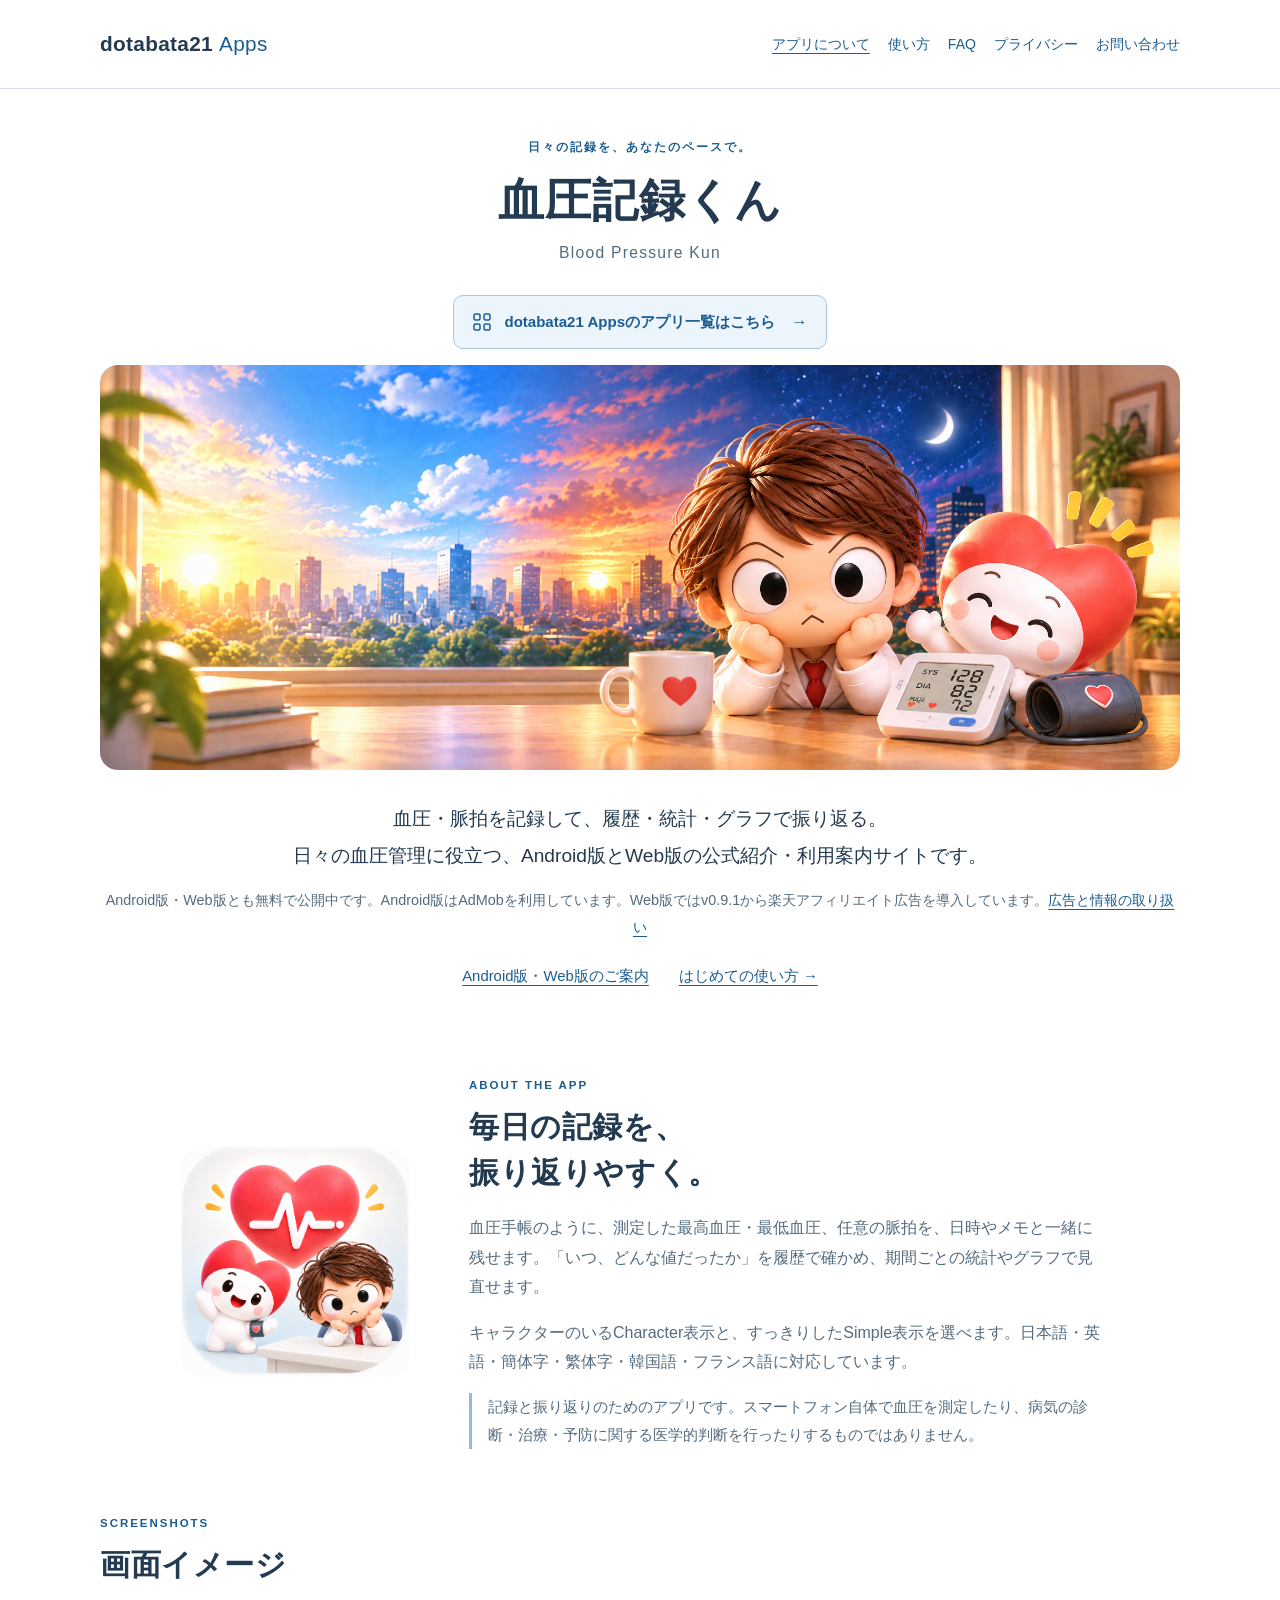
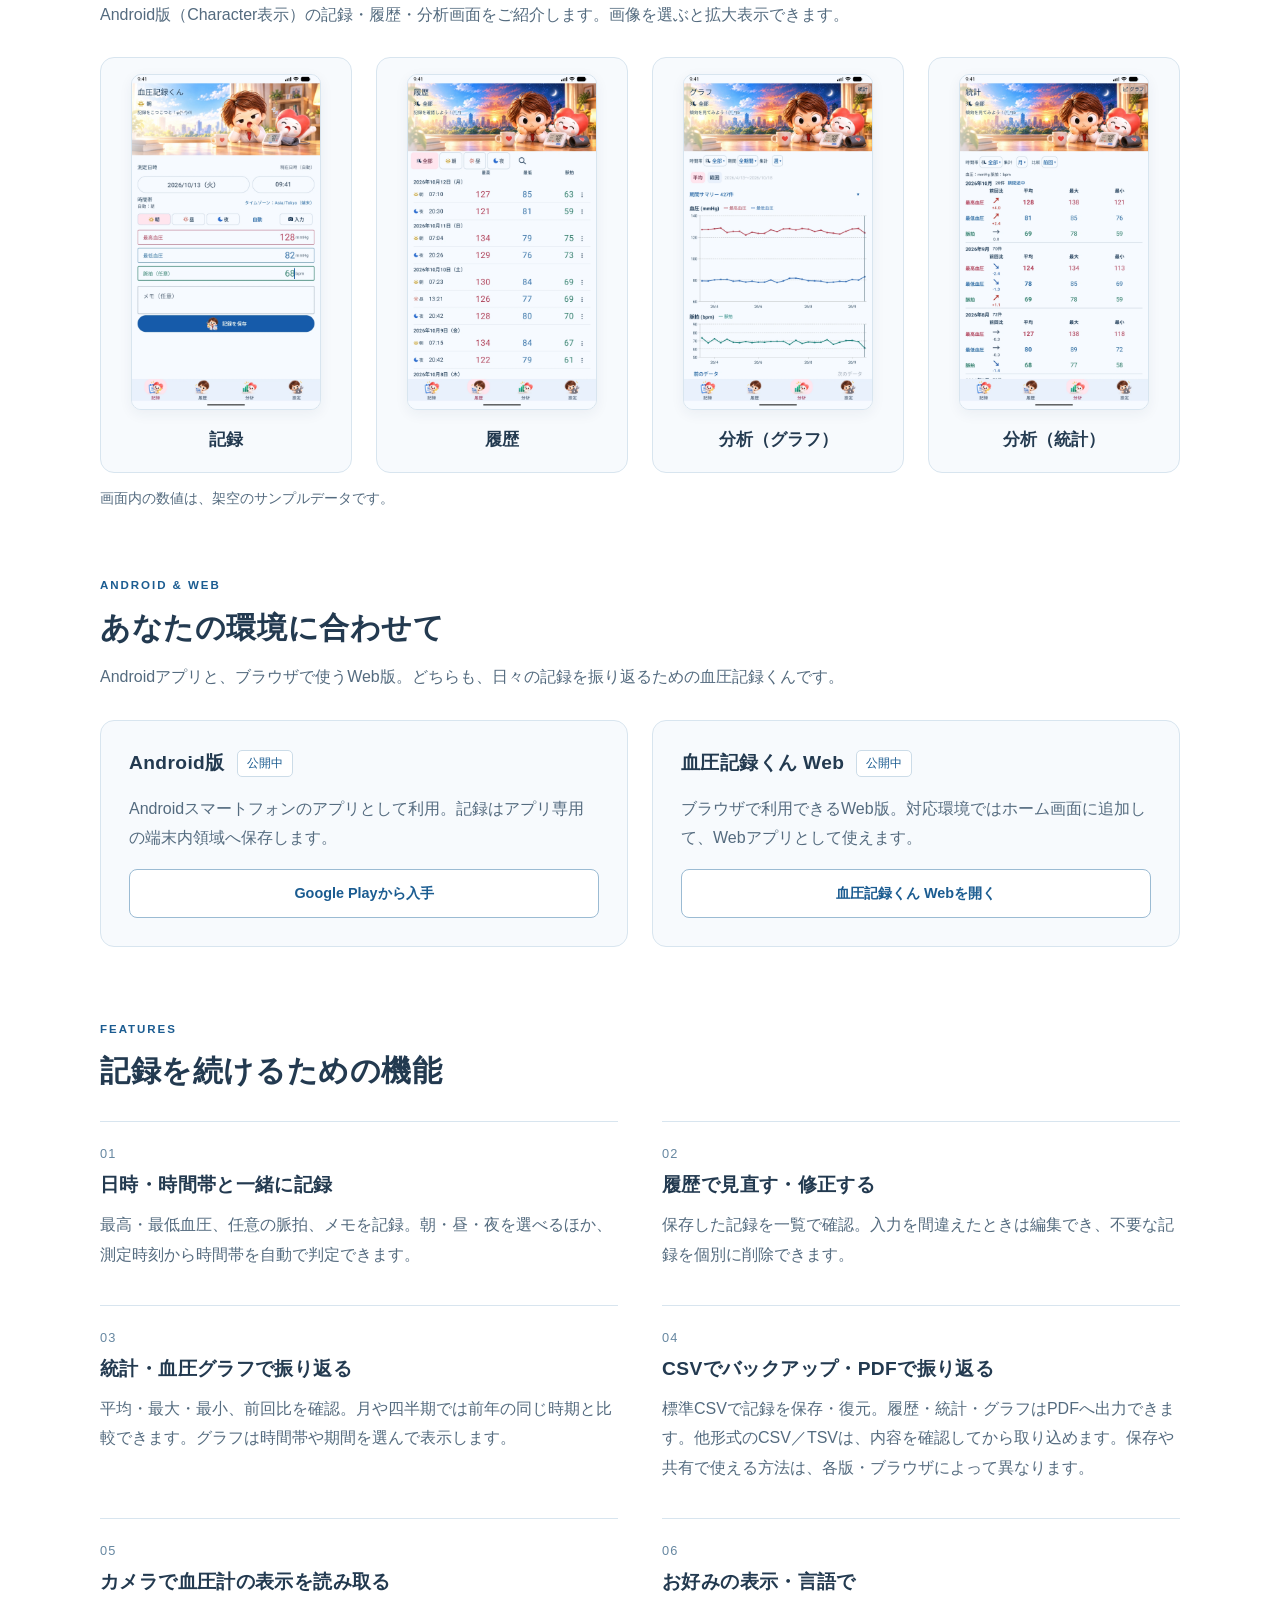
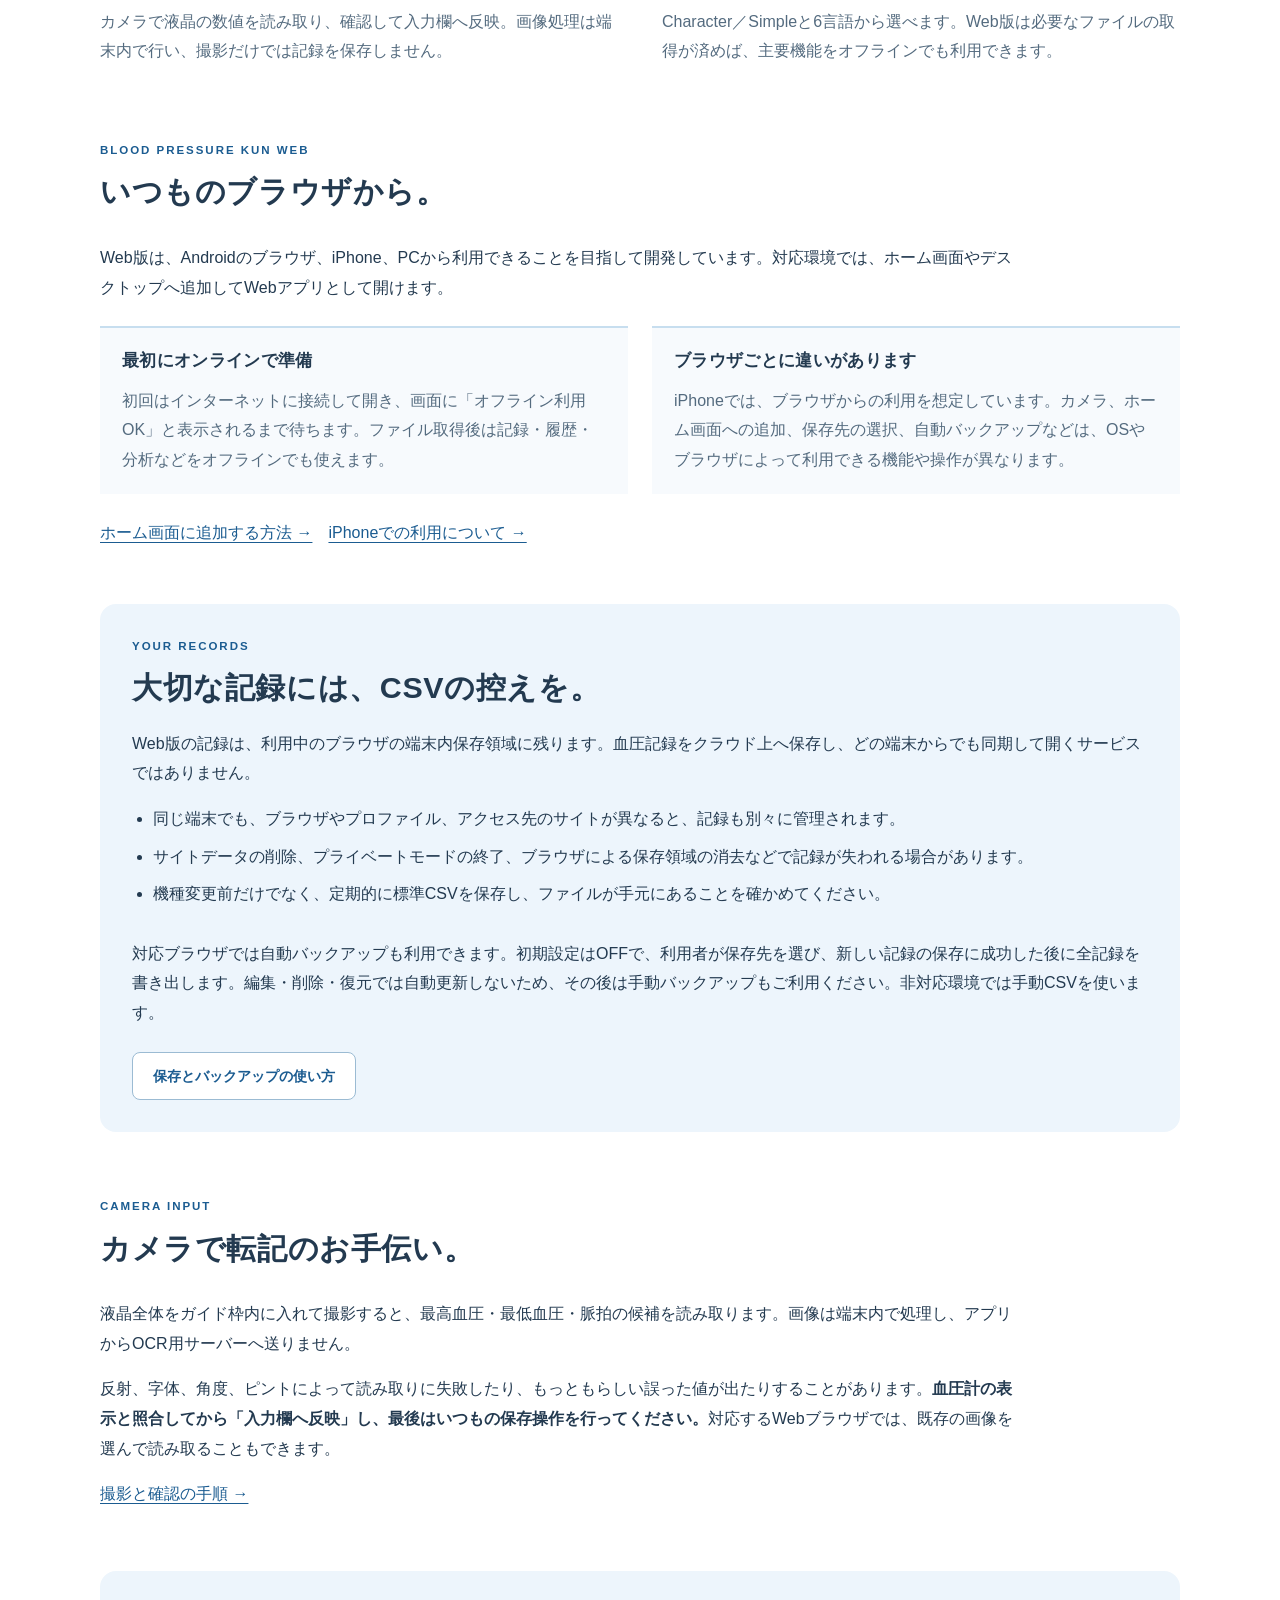
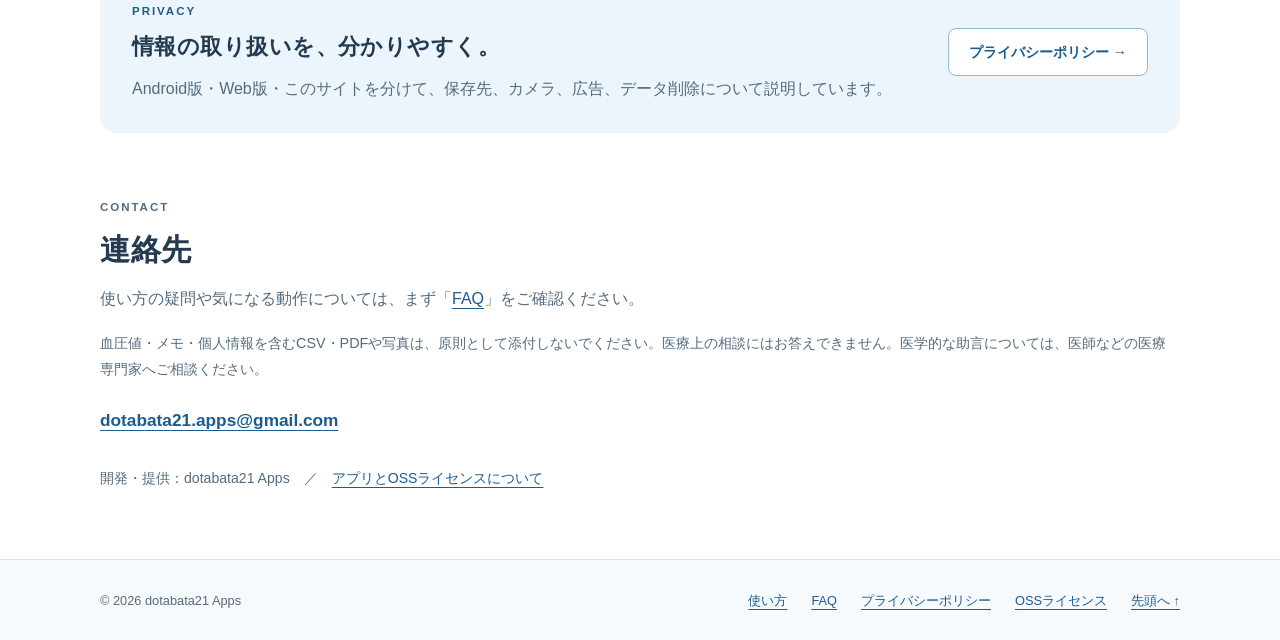
<file: index.html>
<!doctype html>
<html lang="ja">
<head>
  <meta charset="utf-8">
  <meta name="viewport" content="width=device-width, initial-scale=1">
  <meta name="description" content="血圧・脈拍を記録し、履歴・血圧グラフ・統計で振り返る無料の血圧記録アプリ。Android版・Web版の使い方、CSVバックアップ、PDF出力、端末内OCR、情報の取り扱いをご案内します。">
  <meta name="theme-color" content="#edf5fc">
  <meta name="robots" content="index,follow">
  <title>血圧記録くん｜血圧を記録・管理できる無料アプリ</title>
  <link rel="canonical" href="https://dotabata21.github.io/">
  <meta property="og:type" content="website">
  <meta property="og:locale" content="ja_JP">
  <meta property="og:site_name" content="血圧記録くん | dotabata21 Apps">
  <meta property="og:title" content="血圧記録くん｜血圧を記録・管理できる無料アプリ">
  <meta property="og:description" content="血圧・脈拍を記録し、履歴・血圧グラフ・統計で振り返る無料の血圧記録アプリ。Android版・Web版の使い方、CSVバックアップ、PDF出力、端末内OCR、情報の取り扱いをご案内します。">
  <meta property="og:url" content="https://dotabata21.github.io/">
  <meta property="og:image" content="https://dotabata21.github.io/images/blood-pressure-kun-hero.png">
  <meta property="og:image:width" content="2048">
  <meta property="og:image:height" content="768">
  <meta property="og:image:alt" content="血圧記録くんのキャラクターとアプリ名">
  <meta name="twitter:card" content="summary_large_image">
  <link rel="icon" type="image/png" href="images/blood-pressure-kun-icon.png">
  <link rel="apple-touch-icon" href="images/blood-pressure-kun-icon.png">
  <link rel="stylesheet" href="css/style.css">
  <link rel="stylesheet" href="css/home.css">
  <script src="js/site.js" defer></script>
</head>
<body id="top">
  <a class="skip-link" href="#main">本文へ移動</a>
  <header class="site-header">
    <div class="container header-inner">
      <a class="brand" href="/" aria-label="dotabata21 Apps トップページ">dotabata21 <span>Apps</span></a>
      <nav aria-label="メインナビゲーション"><a href="/" aria-current="page">アプリについて</a><a href="guide.html">使い方</a><a href="faq.html">FAQ</a><a href="privacy.html">プライバシー</a><a href="/#contact">お問い合わせ</a></nav>
    </div>
  </header>
  <main id="main" class="container">
    <section class="hero" aria-labelledby="app-title">
      <p class="eyebrow">日々の記録を、あなたのペースで。</p>
      <h1 id="app-title">血圧記録くん</h1>
      <p class="app-name-en" lang="en">Blood Pressure Kun</p>
      <p><a class="apps-directory-link" href="/apps/"><svg class="apps-directory-icon" width="20" height="20" viewBox="0 0 20 20" fill="none" stroke="currentColor" stroke-width="1.5" aria-hidden="true" focusable="false"><rect x="2" y="2" width="6" height="6" rx="1.5"/><rect x="12" y="2" width="6" height="6" rx="1.5"/><rect x="2" y="12" width="6" height="6" rx="1.5"/><rect x="12" y="12" width="6" height="6" rx="1.5"/></svg><span>dotabata21 Appsのアプリ一覧はこちら</span><span class="apps-directory-arrow" aria-hidden="true">→</span></a></p>
      <img class="hero-image" src="images/blood-pressure-kun-hero.png" width="2048" height="768" alt="血圧記録くんのキャラクターとアプリ名" fetchpriority="high" decoding="async">
      <p class="hero-description">血圧・脈拍を記録して、履歴・統計・グラフで振り返る。<br class="desktop-break">日々の血圧管理に役立つ、Android版とWeb版の公式紹介・利用案内サイトです。</p>
      <p class="small-note">Android版・Web版とも無料で公開中です。Android版はAdMobを利用しています。Web版ではv0.9.1から楽天アフィリエイト広告を導入しています。<a href="privacy.html#advertising">広告と情報の取り扱い</a></p>
      <div class="hero-links"><a href="#versions">Android版・Web版のご案内</a><a href="guide.html">はじめての使い方 →</a></div>
    </section>
    <section id="about" class="about-section" aria-labelledby="about-title">
      <div class="app-image-wrap"><img class="app-image" src="images/blood-pressure-kun-icon.png" width="1254" height="1254" alt="大きな赤いハート、マスコットと男の子のアプリアイコン" loading="lazy" decoding="async"></div>
      <div><p class="eyebrow">ABOUT THE APP</p><h2 id="about-title">毎日の記録を、<br>振り返りやすく。</h2><p>血圧手帳のように、測定した最高血圧・最低血圧、任意の脈拍を、日時やメモと一緒に残せます。「いつ、どんな値だったか」を履歴で確かめ、期間ごとの統計やグラフで見直せます。</p><p>キャラクターのいるCharacter表示と、すっきりしたSimple表示を選べます。日本語・英語・簡体字・繁体字・韓国語・フランス語に対応しています。</p><p class="medical-note">記録と振り返りのためのアプリです。スマートフォン自体で血圧を測定したり、病気の診断・治療・予防に関する医学的判断を行ったりするものではありません。</p></div>
    </section>
    <section id="screenshots" class="screenshots-section" aria-labelledby="screenshots-title">
      <div class="section-heading"><p class="eyebrow">SCREENSHOTS</p><h2 id="screenshots-title">画面イメージ</h2><p>Android版（Character表示）の記録・履歴・分析画面をご紹介します。画像を選ぶと拡大表示できます。</p></div>
      <div class="screenshot-grid">
        <figure class="screenshot-card"><a class="screenshot-link" href="images/screenshots/android-record.webp" aria-label="記録画面を拡大表示"><img src="images/screenshots/android-record.webp" width="1080" height="1920" alt="最高血圧・最低血圧・脈拍を入力するAndroid版の記録画面" loading="lazy" decoding="async"></a><figcaption>記録</figcaption></figure>
        <figure class="screenshot-card"><a class="screenshot-link" href="images/screenshots/android-history.webp" aria-label="履歴画面を拡大表示"><img src="images/screenshots/android-history.webp" width="1080" height="1920" alt="日付・時間帯ごとの測定値を一覧で確認できるAndroid版の履歴画面" loading="lazy" decoding="async"></a><figcaption>履歴</figcaption></figure>
        <figure class="screenshot-card"><a class="screenshot-link" href="images/screenshots/android-graph.webp" aria-label="分析（グラフ）画面を拡大表示"><img src="images/screenshots/android-graph.webp" width="1080" height="1920" alt="血圧と脈拍の推移を表示するAndroid版の分析グラフ画面" loading="lazy" decoding="async"></a><figcaption>分析（グラフ）</figcaption></figure>
        <figure class="screenshot-card"><a class="screenshot-link" href="images/screenshots/android-statistics.webp" aria-label="分析（統計）画面を拡大表示"><img src="images/screenshots/android-statistics.webp" width="1080" height="1920" alt="平均・最大・最小や前回比を確認できるAndroid版の分析統計画面" loading="lazy" decoding="async"></a><figcaption>分析（統計）</figcaption></figure>
      </div>
      <p class="small-note">画面内の数値は、架空のサンプルデータです。</p>
    </section>
    <dialog id="screenshot-preview" class="screenshot-dialog" aria-labelledby="screenshot-preview-title">
      <div class="screenshot-dialog-heading"><h3 id="screenshot-preview-title">記録</h3><form method="dialog"><button class="screenshot-close" autofocus>閉じる</button></form></div>
      <img id="screenshot-preview-image" src="images/screenshots/android-record.webp" width="1080" height="1920" alt="Android版の記録画面">
    </dialog>
    <section id="versions" class="versions-section" aria-labelledby="versions-title">
      <div class="section-heading"><p class="eyebrow">ANDROID &amp; WEB</p><h2 id="versions-title">あなたの環境に合わせて</h2><p>Androidアプリと、ブラウザで使うWeb版。どちらも、日々の記録を振り返るための血圧記録くんです。</p></div>
      <div class="version-grid">
        <article class="version-card"><div class="version-heading"><h3>Android版</h3><span class="release-status is-live" data-release-status="android">公開中</span></div><p>Androidスマートフォンのアプリとして利用。記録はアプリ専用の端末内領域へ保存します。</p><a class="button-link" href="https://play.google.com/store/apps/details?id=jp.dota21.bloodpressurekun" target="_blank" rel="noopener noreferrer" data-release="android">Google Playから入手</a></article>
        <article class="version-card"><div class="version-heading"><h3>血圧記録くん Web</h3><span class="release-status is-live" data-release-status="web">公開中</span></div><p>ブラウザで利用できるWeb版。対応環境ではホーム画面に追加して、Webアプリとして使えます。</p><button class="button-link" disabled data-release="web">血圧記録くん Webを開く</button></article>
      </div>
    </section>
    <section id="features" class="features-section" aria-labelledby="features-title">
      <div class="section-heading"><p class="eyebrow">FEATURES</p><h2 id="features-title">記録を続けるための機能</h2></div>
      <div class="feature-grid">
        <article class="feature"><span class="feature-number" aria-hidden="true">01</span><h3>日時・時間帯と一緒に記録</h3><p>最高・最低血圧、任意の脈拍、メモを記録。朝・昼・夜を選べるほか、測定時刻から時間帯を自動で判定できます。</p></article>
        <article class="feature"><span class="feature-number" aria-hidden="true">02</span><h3>履歴で見直す・修正する</h3><p>保存した記録を一覧で確認。入力を間違えたときは編集でき、不要な記録を個別に削除できます。</p></article>
        <article class="feature"><span class="feature-number" aria-hidden="true">03</span><h3>統計・血圧グラフで振り返る</h3><p>平均・最大・最小、前回比を確認。月や四半期では前年の同じ時期と比較できます。グラフは時間帯や期間を選んで表示します。</p></article>
        <article class="feature"><span class="feature-number" aria-hidden="true">04</span><h3>CSVでバックアップ・PDFで振り返る</h3><p>標準CSVで記録を保存・復元。履歴・統計・グラフはPDFへ出力できます。他形式のCSV／TSVは、内容を確認してから取り込めます。保存や共有で使える方法は、各版・ブラウザによって異なります。</p></article>
        <article class="feature"><span class="feature-number" aria-hidden="true">05</span><h3>カメラで血圧計の表示を読み取る</h3><p>カメラで液晶の数値を読み取り、確認して入力欄へ反映。画像処理は端末内で行い、撮影だけでは記録を保存しません。</p></article>
        <article class="feature"><span class="feature-number" aria-hidden="true">06</span><h3>お好みの表示・言語で</h3><p>Character／Simpleと6言語から選べます。Web版は必要なファイルの取得が済めば、主要機能をオフラインでも利用できます。</p></article>
      </div>
    </section>
    <section id="web" class="web-section" aria-labelledby="web-title">
      <div class="section-heading"><p class="eyebrow">BLOOD PRESSURE KUN WEB</p><h2 id="web-title">いつものブラウザから。</h2></div>
      <p>Web版は、Androidのブラウザ、iPhone、PCから利用できることを目指して開発しています。対応環境では、ホーム画面やデスクトップへ追加してWebアプリとして開けます。</p>
      <div class="info-grid"><article class="info-card"><h3>最初にオンラインで準備</h3><p>初回はインターネットに接続して開き、画面に「オフライン利用OK」と表示されるまで待ちます。ファイル取得後は記録・履歴・分析などをオフラインでも使えます。</p></article><article class="info-card"><h3>ブラウザごとに違いがあります</h3><p>iPhoneでは、ブラウザからの利用を想定しています。カメラ、ホーム画面への追加、保存先の選択、自動バックアップなどは、OSやブラウザによって利用できる機能や操作が異なります。</p></article></div>
      <p><a href="guide.html#install">ホーム画面に追加する方法 →</a>　<a href="faq.html#iphone">iPhoneでの利用について →</a></p>
    </section>
    <section id="data" class="data-section" aria-labelledby="data-title">
      <p class="eyebrow">YOUR RECORDS</p><h2 id="data-title">大切な記録には、CSVの控えを。</h2>
      <p>Web版の記録は、利用中のブラウザの端末内保存領域に残ります。血圧記録をクラウド上へ保存し、どの端末からでも同期して開くサービスではありません。</p>
      <ul class="plain-list"><li>同じ端末でも、ブラウザやプロファイル、アクセス先のサイトが異なると、記録も別々に管理されます。</li><li>サイトデータの削除、プライベートモードの終了、ブラウザによる保存領域の消去などで記録が失われる場合があります。</li><li>機種変更前だけでなく、定期的に標準CSVを保存し、ファイルが手元にあることを確かめてください。</li></ul>
      <p>対応ブラウザでは自動バックアップも利用できます。初期設定はOFFで、利用者が保存先を選び、新しい記録の保存に成功した後に全記録を書き出します。編集・削除・復元では自動更新しないため、その後は手動バックアップもご利用ください。非対応環境では手動CSVを使います。</p>
      <a class="button-link" href="guide.html#backup">保存とバックアップの使い方</a>
    </section>
    <section id="camera" class="camera-section" aria-labelledby="camera-title">
      <div class="section-heading"><p class="eyebrow">CAMERA INPUT</p><h2 id="camera-title">カメラで転記のお手伝い。</h2></div>
      <p>液晶全体をガイド枠内に入れて撮影すると、最高血圧・最低血圧・脈拍の候補を読み取ります。画像は端末内で処理し、アプリからOCR用サーバーへ送りません。</p>
      <p>反射、字体、角度、ピントによって読み取りに失敗したり、もっともらしい誤った値が出たりすることがあります。<strong>血圧計の表示と照合してから「入力欄へ反映」し、最後はいつもの保存操作を行ってください。</strong>対応するWebブラウザでは、既存の画像を選んで読み取ることもできます。</p>
      <p><a href="guide.html#camera">撮影と確認の手順 →</a></p>
    </section>
    <section class="privacy-panel" aria-labelledby="privacy-title"><div><p class="eyebrow">PRIVACY</p><h2 id="privacy-title">情報の取り扱いを、分かりやすく。</h2><p>Android版・Web版・このサイトを分けて、保存先、カメラ、広告、データ削除について説明しています。</p></div><a class="button-link" href="privacy.html">プライバシーポリシー →</a></section>
    <section id="contact" class="contact-section" aria-labelledby="contact-title"><p class="eyebrow">CONTACT</p><h2 id="contact-title">連絡先</h2><p>使い方の疑問や気になる動作については、まず「<a href="faq.html">FAQ</a>」をご確認ください。</p><p class="small-note">血圧値・メモ・個人情報を含むCSV・PDFや写真は、原則として添付しないでください。医療上の相談にはお答えできません。医学的な助言については、医師などの医療専門家へご相談ください。</p><a class="email-link" href="mailto:dotabata21.apps@gmail.com">dotabata21.apps@gmail.com</a><p class="developer-note">開発・提供：dotabata21 Apps　／　<a href="licenses.html">アプリとOSSライセンスについて</a></p></section>
  </main>
  <footer class="site-footer">
    <div class="container footer-inner">
      <small>© 2026 dotabata21 Apps</small>
      <a href="guide.html">使い方</a>
      <a href="faq.html">FAQ</a>
      <a href="privacy.html">プライバシーポリシー</a>
      <a href="licenses.html">OSSライセンス</a>
      <a href="#top">先頭へ ↑</a>
    </div>
  </footer>
  <script>
    (() => {
      const grid = document.querySelector('.screenshot-grid');
      const dialog = document.getElementById('screenshot-preview');
      if (!grid || !dialog || typeof dialog.showModal !== 'function') return;
      const image = document.getElementById('screenshot-preview-image');
      const title = document.getElementById('screenshot-preview-title');
      grid.addEventListener('click', event => {
        const link = event.target.closest('.screenshot-link');
        if (!link || event.button !== 0 || event.ctrlKey || event.metaKey || event.shiftKey || event.altKey) return;
        event.preventDefault();
        image.src = link.href;
        image.alt = link.querySelector('img').alt;
        title.textContent = link.closest('figure').querySelector('figcaption').textContent;
        dialog.showModal();
      });
      dialog.addEventListener('click', event => {
        if (event.target !== dialog) return;
        const bounds = dialog.getBoundingClientRect();
        if (event.clientX < bounds.left || event.clientX > bounds.right || event.clientY < bounds.top || event.clientY > bounds.bottom) dialog.close();
      });
    })();
  </script>
</body>
</html>
</file>
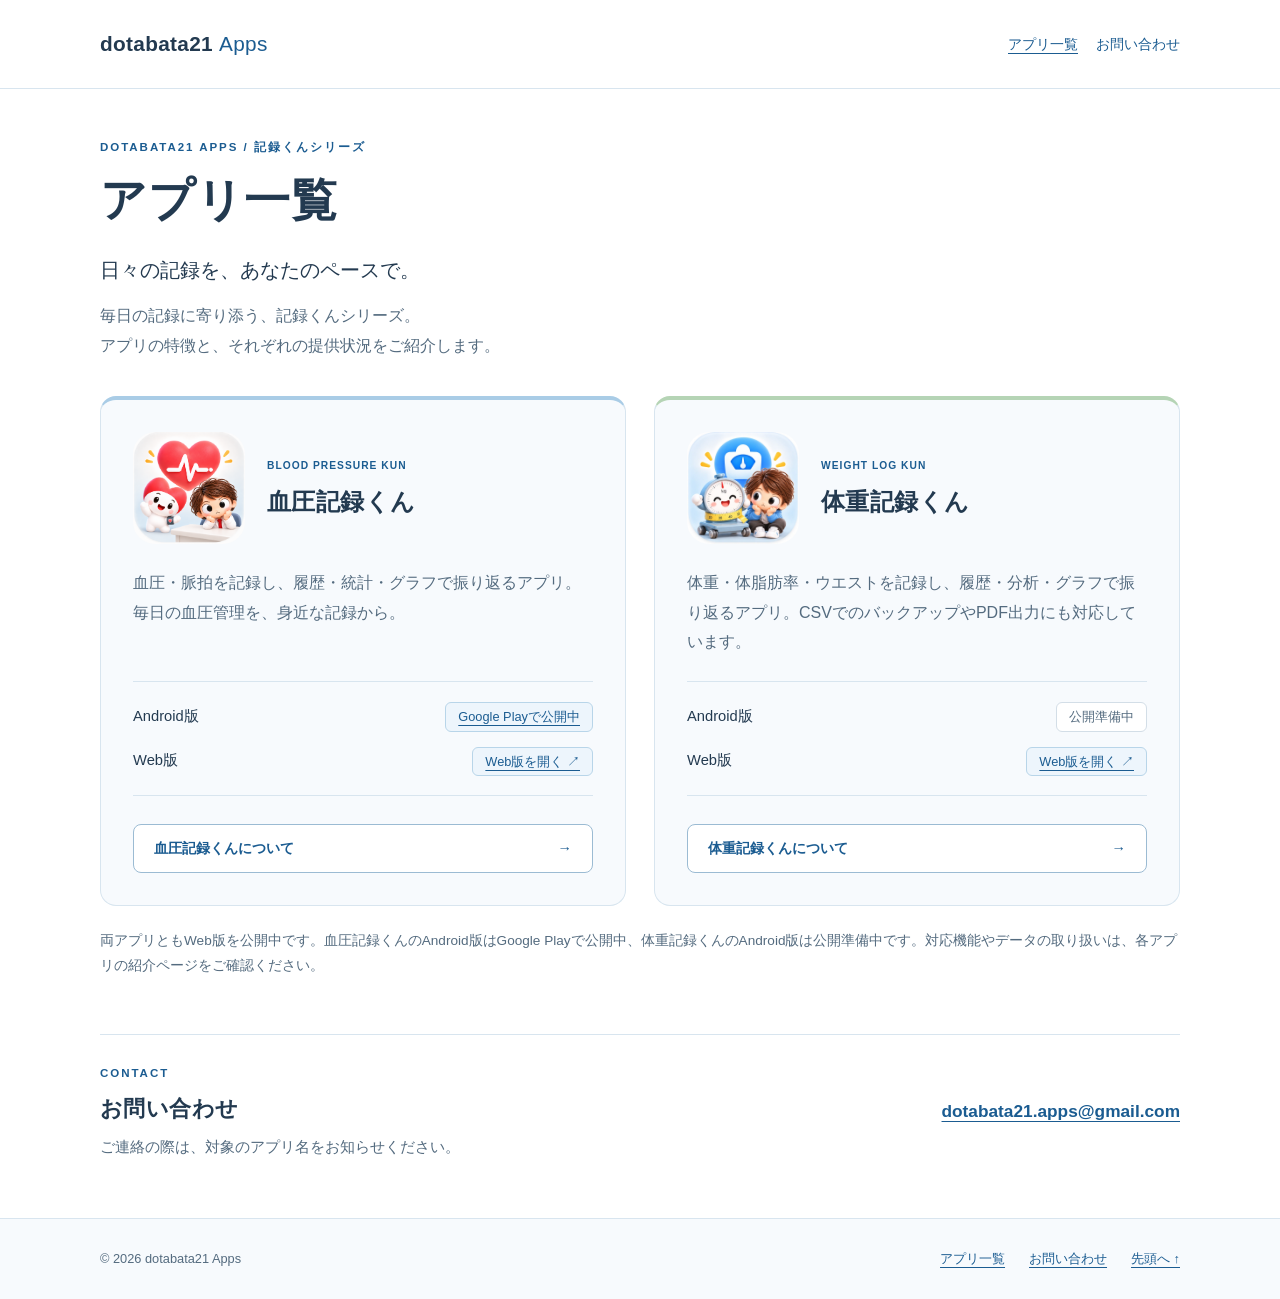
<file: apps/index.html>
<!doctype html>
<html lang="ja">
<head>
  <meta charset="utf-8">
  <meta name="viewport" content="width=device-width, initial-scale=1">
  <title>アプリ一覧｜dotabata21 Apps</title>
  <meta name="description" content="dotabata21 Appsの記録くんシリーズ。血圧記録くんと体重記録くんの紹介ページ、Android版・Web版の提供状況をご案内します。">
  <meta name="robots" content="index,follow">
  <meta name="theme-color" content="#edf5fc">
  <link rel="canonical" href="https://dotabata21.github.io/apps/">
  <meta property="og:type" content="website">
  <meta property="og:locale" content="ja_JP">
  <meta property="og:site_name" content="dotabata21 Apps">
  <meta property="og:title" content="アプリ一覧｜dotabata21 Apps">
  <meta property="og:description" content="日々の記録を、あなたのペースで。記録くんシリーズのアプリと提供状況をご案内します。">
  <meta property="og:url" content="https://dotabata21.github.io/apps/">
  <meta name="twitter:card" content="summary">
  <link rel="stylesheet" href="/css/style.css">
  <link rel="stylesheet" href="/css/apps.css">
</head>
<body id="top" class="apps-page">
  <a class="skip-link" href="#main">本文へ移動</a>
  <header class="site-header">
    <div class="container header-inner">
      <a class="brand" href="/apps/" aria-label="dotabata21 Apps アプリ一覧">dotabata21 <span>Apps</span></a>
      <nav aria-label="メインナビゲーション"><a href="/apps/" aria-current="page">アプリ一覧</a><a href="#contact">お問い合わせ</a></nav>
    </div>
  </header>
  <main id="main" class="container">
    <header class="apps-intro">
      <p class="eyebrow">DOTABATA21 APPS / 記録くんシリーズ</p>
      <h1>アプリ一覧</h1>
      <p class="apps-lead">日々の記録を、あなたのペースで。</p>
      <p>毎日の記録に寄り添う、記録くんシリーズ。<br>アプリの特徴と、それぞれの提供状況をご紹介します。</p>
    </header>
    <section class="app-grid" aria-label="記録くんシリーズのアプリ">
      <article class="app-card">
        <div class="app-card-heading">
          <a class="app-icon-link" href="/" aria-label="血圧記録くんの紹介ページへ"><img src="/images/blood-pressure-kun-icon.png" width="1254" height="1254" alt="血圧記録くんの正式アイコン" decoding="async"></a>
          <div><p class="eyebrow" lang="en">BLOOD PRESSURE KUN</p><h2><a href="/">血圧記録くん</a></h2></div>
        </div>
        <p class="app-description">血圧・脈拍を記録し、履歴・統計・グラフで振り返るアプリ。毎日の血圧管理を、身近な記録から。</p>
        <dl class="app-availability"><div><dt>Android版</dt><dd><a class="availability-badge is-available" href="https://play.google.com/store/apps/details?id=jp.dota21.bloodpressurekun" target="_blank" rel="noopener noreferrer" aria-label="血圧記録くんをGoogle Playで開く">Google Playで公開中</a></dd></div><div><dt>Web版</dt><dd><a class="availability-badge is-available" href="https://bpr-kun.web.app/" target="_blank" rel="noopener noreferrer" aria-label="血圧記録くんWebを開く（新しいタブ）">Web版を開く <span aria-hidden="true">↗</span></a></dd></div></dl>
        <a class="button-link app-details" href="/">血圧記録くんについて <span aria-hidden="true">→</span></a>
      </article>
      <article class="app-card app-card-weight">
        <div class="app-card-heading">
          <a class="app-icon-link" href="/weight-log/" aria-label="体重記録くんの紹介ページへ"><img src="/images/weight-log/weight-log-icon.webp" width="512" height="512" alt="男の子くんと体重計くんが並ぶ体重記録くんの正式アイコン" decoding="async"></a>
          <div><p class="eyebrow" lang="en">WEIGHT LOG KUN</p><h2><a href="/weight-log/">体重記録くん</a></h2></div>
        </div>
        <p class="app-description">体重・体脂肪率・ウエストを記録し、履歴・分析・グラフで振り返るアプリ。CSVでのバックアップやPDF出力にも対応しています。</p>
        <dl class="app-availability"><div><dt>Android版</dt><dd><span class="availability-badge">公開準備中</span></dd></div><div><dt>Web版</dt><dd><a class="availability-badge is-available" href="https://wl-kun.web.app/" target="_blank" rel="noopener noreferrer" aria-label="体重記録くんWebを開く（新しいタブ）">Web版を開く <span aria-hidden="true">↗</span></a></dd></div></dl>
        <a class="button-link app-details" href="/weight-log/">体重記録くんについて <span aria-hidden="true">→</span></a>
      </article>
    </section>
    <p class="availability-note">両アプリともWeb版を公開中です。血圧記録くんのAndroid版はGoogle Playで公開中、体重記録くんのAndroid版は公開準備中です。対応機能やデータの取り扱いは、各アプリの紹介ページをご確認ください。</p>
    <section id="contact" class="apps-contact">
      <div><p class="eyebrow">CONTACT</p><h2>お問い合わせ</h2><p>ご連絡の際は、対象のアプリ名をお知らせください。</p></div>
      <a class="email-link" href="mailto:dotabata21.apps@gmail.com">dotabata21.apps@gmail.com</a>
    </section>
  </main>
  <footer class="site-footer"><div class="container footer-inner"><small>© 2026 dotabata21 Apps</small><a href="/apps/" aria-current="page">アプリ一覧</a><a href="#contact">お問い合わせ</a><a href="#top">先頭へ ↑</a></div></footer>
</body>
</html>
</file>
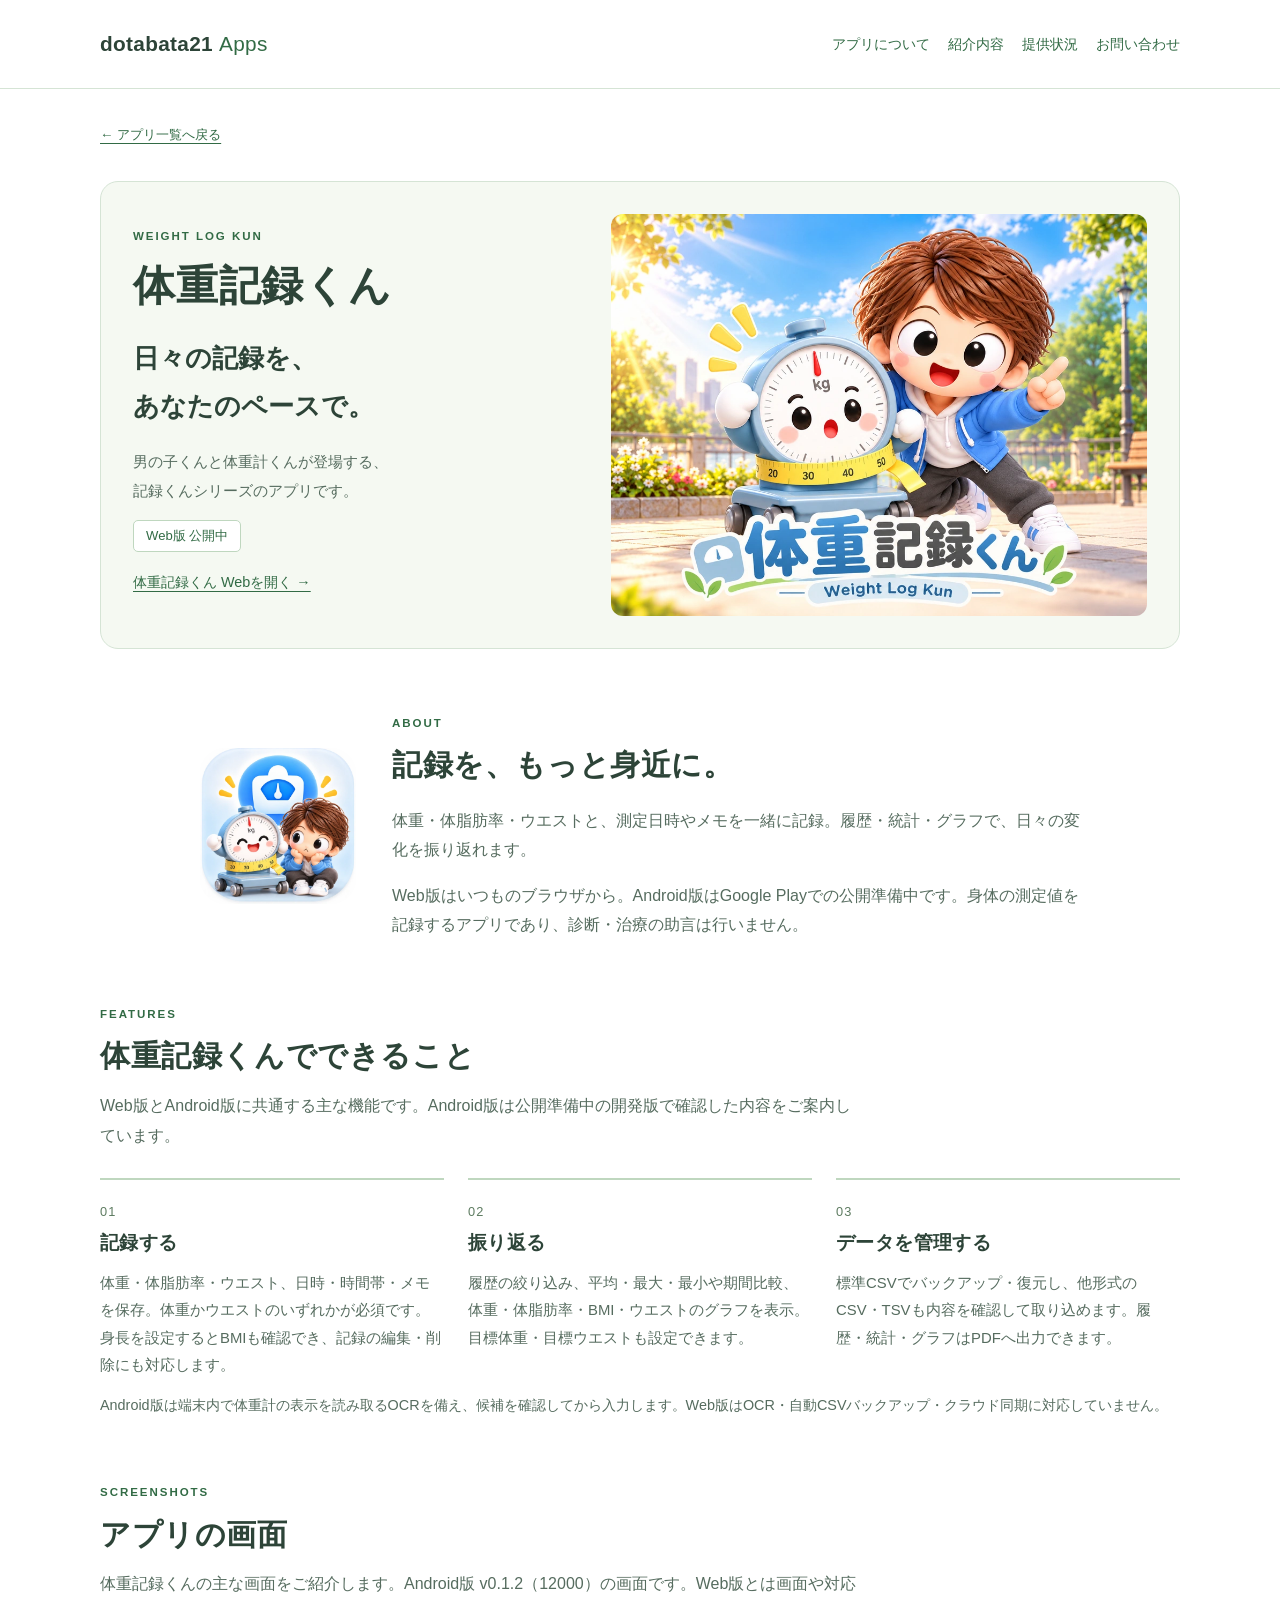
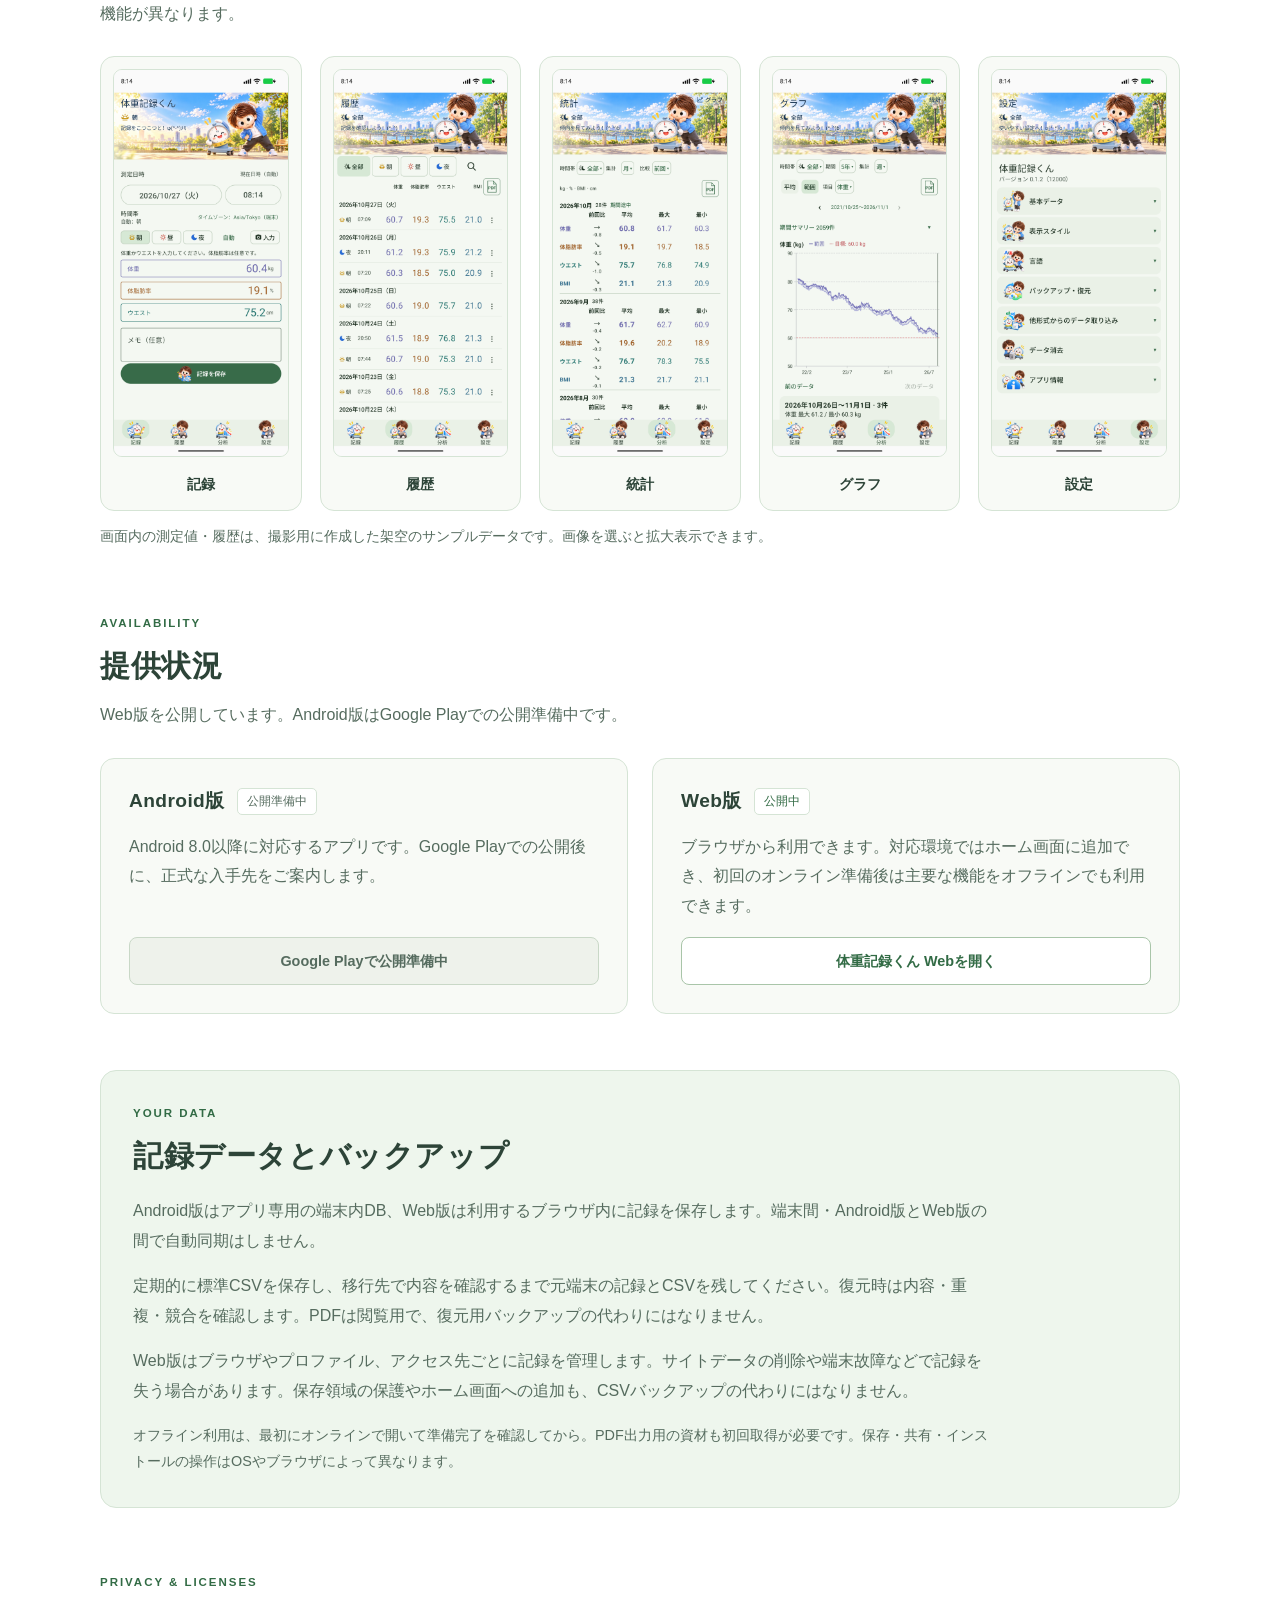
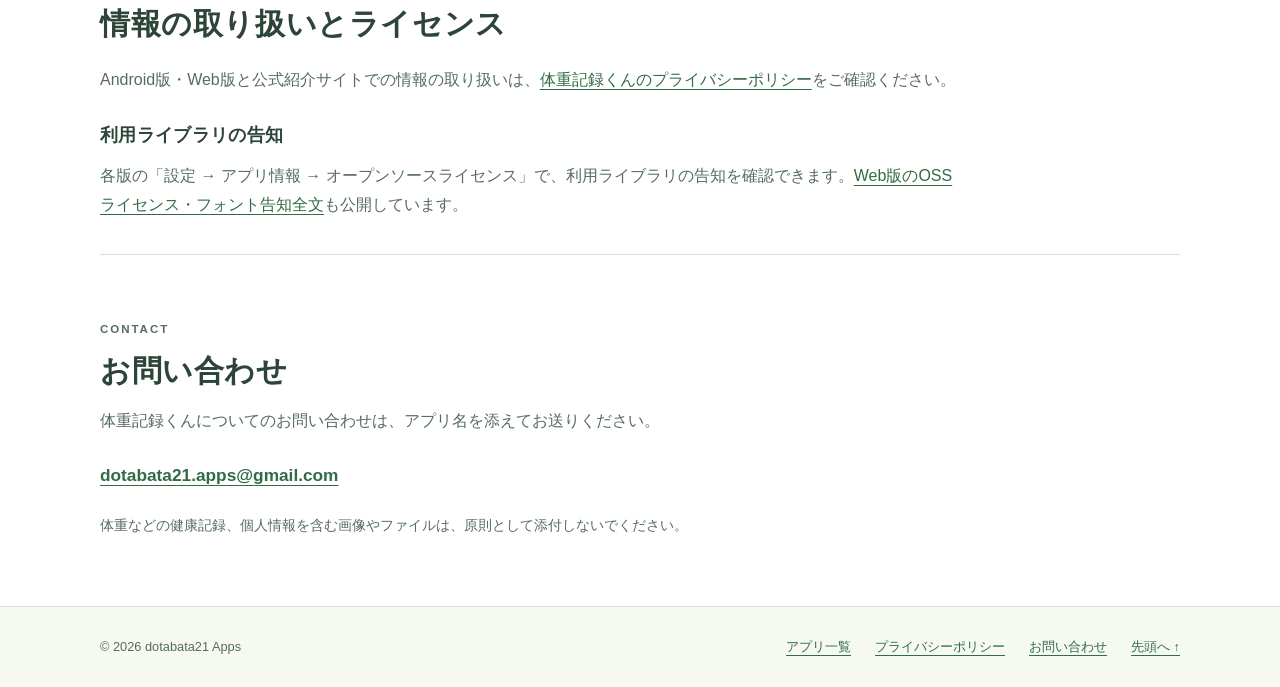
<file: weight-log/index.html>
<!doctype html>
<html lang="ja">
<head>
  <meta charset="utf-8">
  <meta name="viewport" content="width=device-width, initial-scale=1">
  <title>体重記録くん｜体重・体脂肪率・ウエストを記録するアプリ</title>
  <meta name="description" content="体重・体脂肪率・ウエストを記録し、BMI・履歴・分析・グラフで振り返る体重記録くん。公開中のWeb版、CSVバックアップ・復元、PDF出力とAndroid版との違いをご案内します。">
  <meta name="robots" content="index,follow">
  <meta name="theme-color" content="#eef6ed">
  <link rel="canonical" href="https://dotabata21.github.io/weight-log/">
  <meta property="og:type" content="website">
  <meta property="og:locale" content="ja_JP">
  <meta property="og:site_name" content="体重記録くん | dotabata21 Apps">
  <meta property="og:title" content="体重記録くん｜体重・体脂肪率・ウエストを記録するアプリ">
  <meta property="og:description" content="体重・体脂肪率・ウエストを記録し、履歴・グラフで振り返る。Web版を公開中。CSVバックアップ・復元、PDF出力と情報の取り扱いをご案内します。">
  <meta property="og:url" content="https://dotabata21.github.io/weight-log/">
  <meta property="og:image" content="https://dotabata21.github.io/images/weight-log/weight-log-icon.webp">
  <meta property="og:image:width" content="512">
  <meta property="og:image:height" content="512">
  <meta property="og:image:alt" content="体重記録くんの男の子くんと体重計くん">
  <meta name="twitter:card" content="summary">
  <link rel="icon" type="image/webp" href="/images/weight-log/weight-log-icon.webp">
  <link rel="stylesheet" href="/css/style.css">
  <link rel="stylesheet" href="/css/weight-log.css">
  <script src="/js/weight-gallery.js" defer></script>
</head>
<body id="top" class="weight-page">
  <a class="skip-link" href="#main">本文へ移動</a>
  <header class="site-header">
    <div class="container header-inner">
      <a class="brand" href="/apps/" aria-label="dotabata21 Apps アプリ一覧">dotabata21 <span>Apps</span></a>
      <nav aria-label="メインナビゲーション"><a href="#about">アプリについて</a><a href="#features">紹介内容</a><a href="#availability">提供状況</a><a href="#contact">お問い合わせ</a></nav>
    </div>
  </header>
  <main id="main" class="container">
    <div class="weight-page-top"><a href="/apps/">← アプリ一覧へ戻る</a></div>
    <section class="weight-hero" aria-labelledby="app-title">
      <div class="weight-hero-copy">
        <p class="eyebrow" lang="en">WEIGHT LOG KUN</p>
        <h1 id="app-title">体重記録くん</h1>
        <p class="weight-tagline">日々の記録を、<br>あなたのペースで。</p>
        <p class="weight-introduction">男の子くんと体重計くんが登場する、<br class="desktop-break">記録くんシリーズのアプリです。</p>
        <span class="weight-status">Web版 公開中</span>
        <a class="weight-text-link" href="https://wl-kun.web.app/">体重記録くん Webを開く →</a>
      </div>
      <figure class="weight-hero-art"><img src="/images/weight-log/weight-log-title.webp" width="1000" height="750" alt="公園に立つ男の子くんと体重計くん、体重記録くんのタイトル画像" fetchpriority="high" decoding="async"></figure>
    </section>
    <section id="about" class="weight-about" aria-labelledby="about-title">
      <img src="/images/weight-log/weight-log-icon.webp" width="512" height="512" alt="体重記録くんの正式アイコン" loading="lazy" decoding="async">
      <div><p class="eyebrow">ABOUT</p><h2 id="about-title">記録を、もっと身近に。</h2><p>体重・体脂肪率・ウエストと、測定日時やメモを一緒に記録。履歴・統計・グラフで、日々の変化を振り返れます。</p><p>Web版はいつものブラウザから。Android版はGoogle Playでの公開準備中です。身体の測定値を記録するアプリであり、診断・治療の助言は行いません。</p></div>
    </section>
    <section id="features" class="weight-section" aria-labelledby="features-title">
      <div class="section-heading"><p class="eyebrow">FEATURES</p><h2 id="features-title">体重記録くんでできること</h2><p>Web版とAndroid版に共通する主な機能です。Android版は公開準備中の開発版で確認した内容をご案内しています。</p></div>
      <div class="weight-feature-grid">
        <article class="weight-feature"><span class="feature-number" aria-hidden="true">01</span><h3>記録する</h3><p>体重・体脂肪率・ウエスト、日時・時間帯・メモを保存。体重かウエストのいずれかが必須です。身長を設定するとBMIも確認でき、記録の編集・削除にも対応します。</p></article>
        <article class="weight-feature"><span class="feature-number" aria-hidden="true">02</span><h3>振り返る</h3><p>履歴の絞り込み、平均・最大・最小や期間比較、体重・体脂肪率・BMI・ウエストのグラフを表示。目標体重・目標ウエストも設定できます。</p></article>
        <article class="weight-feature"><span class="feature-number" aria-hidden="true">03</span><h3>データを管理する</h3><p>標準CSVでバックアップ・復元し、他形式のCSV・TSVも内容を確認して取り込めます。履歴・統計・グラフはPDFへ出力できます。</p></article>
      </div>
      <p class="small-note">Android版は端末内で体重計の表示を読み取るOCRを備え、候補を確認してから入力します。Web版はOCR・自動CSVバックアップ・クラウド同期に対応していません。</p>
    </section>
    <section id="screenshots" class="weight-section" aria-labelledby="screenshots-title">
      <div class="section-heading"><p class="eyebrow">SCREENSHOTS</p><h2 id="screenshots-title">アプリの画面</h2><p>体重記録くんの主な画面をご紹介します。Android版 v0.1.2（12000）の画面です。Web版とは画面や対応機能が異なります。</p></div>
      <div class="weight-screen-grid">
        <figure class="weight-screen-card"><a class="weight-screen-link" href="/images/weight-log/screenshots/weight-record.webp" aria-label="Android版の記録画面を拡大表示"><img src="/images/weight-log/screenshots/weight-record.webp" width="1080" height="2400" alt="Android版の記録画面。体重・体脂肪率・ウエストを入力する欄" loading="lazy" decoding="async"></a><figcaption>記録</figcaption></figure>
        <figure class="weight-screen-card"><a class="weight-screen-link" href="/images/weight-log/screenshots/weight-history.webp" aria-label="Android版の履歴画面を拡大表示"><img src="/images/weight-log/screenshots/weight-history.webp" width="1080" height="2400" alt="Android版の履歴画面。測定日・時刻と体重・体脂肪率・ウエスト・BMIの一覧" loading="lazy" decoding="async"></a><figcaption>履歴</figcaption></figure>
        <figure class="weight-screen-card"><a class="weight-screen-link" href="/images/weight-log/screenshots/weight-statistics.webp" aria-label="Android版の統計画面を拡大表示"><img src="/images/weight-log/screenshots/weight-statistics.webp" width="1080" height="2400" alt="Android版の統計画面。平均・最大・最小・前回比を月ごとに表示" loading="lazy" decoding="async"></a><figcaption>統計</figcaption></figure>
        <figure class="weight-screen-card"><a class="weight-screen-link" href="/images/weight-log/screenshots/weight-graph.webp" aria-label="Android版のグラフ画面を拡大表示"><img src="/images/weight-log/screenshots/weight-graph.webp" width="1080" height="2400" alt="Android版のグラフ画面。架空の5年分の体重推移を週単位の範囲で表示し、目標60kgを破線で表示" loading="lazy" decoding="async"></a><figcaption>グラフ</figcaption></figure>
        <figure class="weight-screen-card"><a class="weight-screen-link" href="/images/weight-log/screenshots/weight-settings.webp" aria-label="Android版の設定画面を拡大表示"><img src="/images/weight-log/screenshots/weight-settings.webp" width="1080" height="2400" alt="Android版v0.1.2の設定画面。基本データ・表示スタイル・言語・バックアップなどの項目" loading="lazy" decoding="async"></a><figcaption>設定</figcaption></figure>
      </div>
      <p class="small-note">画面内の測定値・履歴は、撮影用に作成した架空のサンプルデータです。画像を選ぶと拡大表示できます。</p>
    </section>
    <dialog id="weight-screen-preview" class="weight-screen-dialog" aria-labelledby="weight-screen-preview-title">
      <div class="weight-screen-dialog-heading"><h3 id="weight-screen-preview-title">記録（Android版）</h3><form method="dialog"><button class="weight-screen-close" autofocus>閉じる</button></form></div>
      <img id="weight-screen-preview-image" src="/images/weight-log/screenshots/weight-record.webp" width="1080" height="2400" alt="Android版の記録画面">
    </dialog>
    <section id="availability" class="weight-section" aria-labelledby="availability-title">
      <div class="section-heading"><p class="eyebrow">AVAILABILITY</p><h2 id="availability-title">提供状況</h2><p>Web版を公開しています。Android版はGoogle Playでの公開準備中です。</p></div>
      <div class="version-grid">
        <article class="version-card"><div class="version-heading"><h3>Android版</h3><span class="release-status">公開準備中</span></div><p>Android 8.0以降に対応するアプリです。Google Playでの公開後に、正式な入手先をご案内します。</p><button class="button-link" disabled>Google Playで公開準備中</button></article>
        <article class="version-card"><div class="version-heading"><h3>Web版</h3><span class="release-status is-live">公開中</span></div><p>ブラウザから利用できます。対応環境ではホーム画面に追加でき、初回のオンライン準備後は主要な機能をオフラインでも利用できます。</p><a class="button-link" href="https://wl-kun.web.app/">体重記録くん Webを開く</a></article>
      </div>
    </section>
    <section id="data" class="weight-data-panel" aria-labelledby="data-title"><p class="eyebrow">YOUR DATA</p><h2 id="data-title">記録データとバックアップ</h2><p>Android版はアプリ専用の端末内DB、Web版は利用するブラウザ内に記録を保存します。端末間・Android版とWeb版の間で自動同期はしません。</p><p>定期的に標準CSVを保存し、移行先で内容を確認するまで元端末の記録とCSVを残してください。復元時は内容・重複・競合を確認します。PDFは閲覧用で、復元用バックアップの代わりにはなりません。</p><p>Web版はブラウザやプロファイル、アクセス先ごとに記録を管理します。サイトデータの削除や端末故障などで記録を失う場合があります。保存領域の保護やホーム画面への追加も、CSVバックアップの代わりにはなりません。</p><p class="small-note">オフライン利用は、最初にオンラインで開いて準備完了を確認してから。PDF出力用の資材も初回取得が必要です。保存・共有・インストールの操作はOSやブラウザによって異なります。</p></section>
    <section id="privacy" class="weight-section weight-privacy" aria-labelledby="privacy-title">
      <p class="eyebrow">PRIVACY &amp; LICENSES</p><h2 id="privacy-title">情報の取り扱いとライセンス</h2>
      <p>Android版・Web版と公式紹介サイトでの情報の取り扱いは、<a href="/weight-log/privacy.html">体重記録くんのプライバシーポリシー</a>をご確認ください。</p>
      <h3>利用ライブラリの告知</h3>
      <p>各版の「設定 → アプリ情報 → オープンソースライセンス」で、利用ライブラリの告知を確認できます。<a href="https://wl-kun.web.app/third-party-notices.txt">Web版のOSSライセンス・フォント告知全文</a>も公開しています。</p>
    </section>
    <section id="contact" class="contact-section"><p class="eyebrow">CONTACT</p><h2>お問い合わせ</h2><p>体重記録くんについてのお問い合わせは、アプリ名を添えてお送りください。</p><a class="email-link" href="mailto:dotabata21.apps@gmail.com">dotabata21.apps@gmail.com</a><p class="small-note">体重などの健康記録、個人情報を含む画像やファイルは、原則として添付しないでください。</p></section>
  </main>
  <footer class="site-footer"><div class="container footer-inner"><small>© 2026 dotabata21 Apps</small><a href="/apps/">アプリ一覧</a><a href="/weight-log/privacy.html">プライバシーポリシー</a><a href="#contact">お問い合わせ</a><a href="#top">先頭へ ↑</a></div></footer>
</body>
</html>
</file>
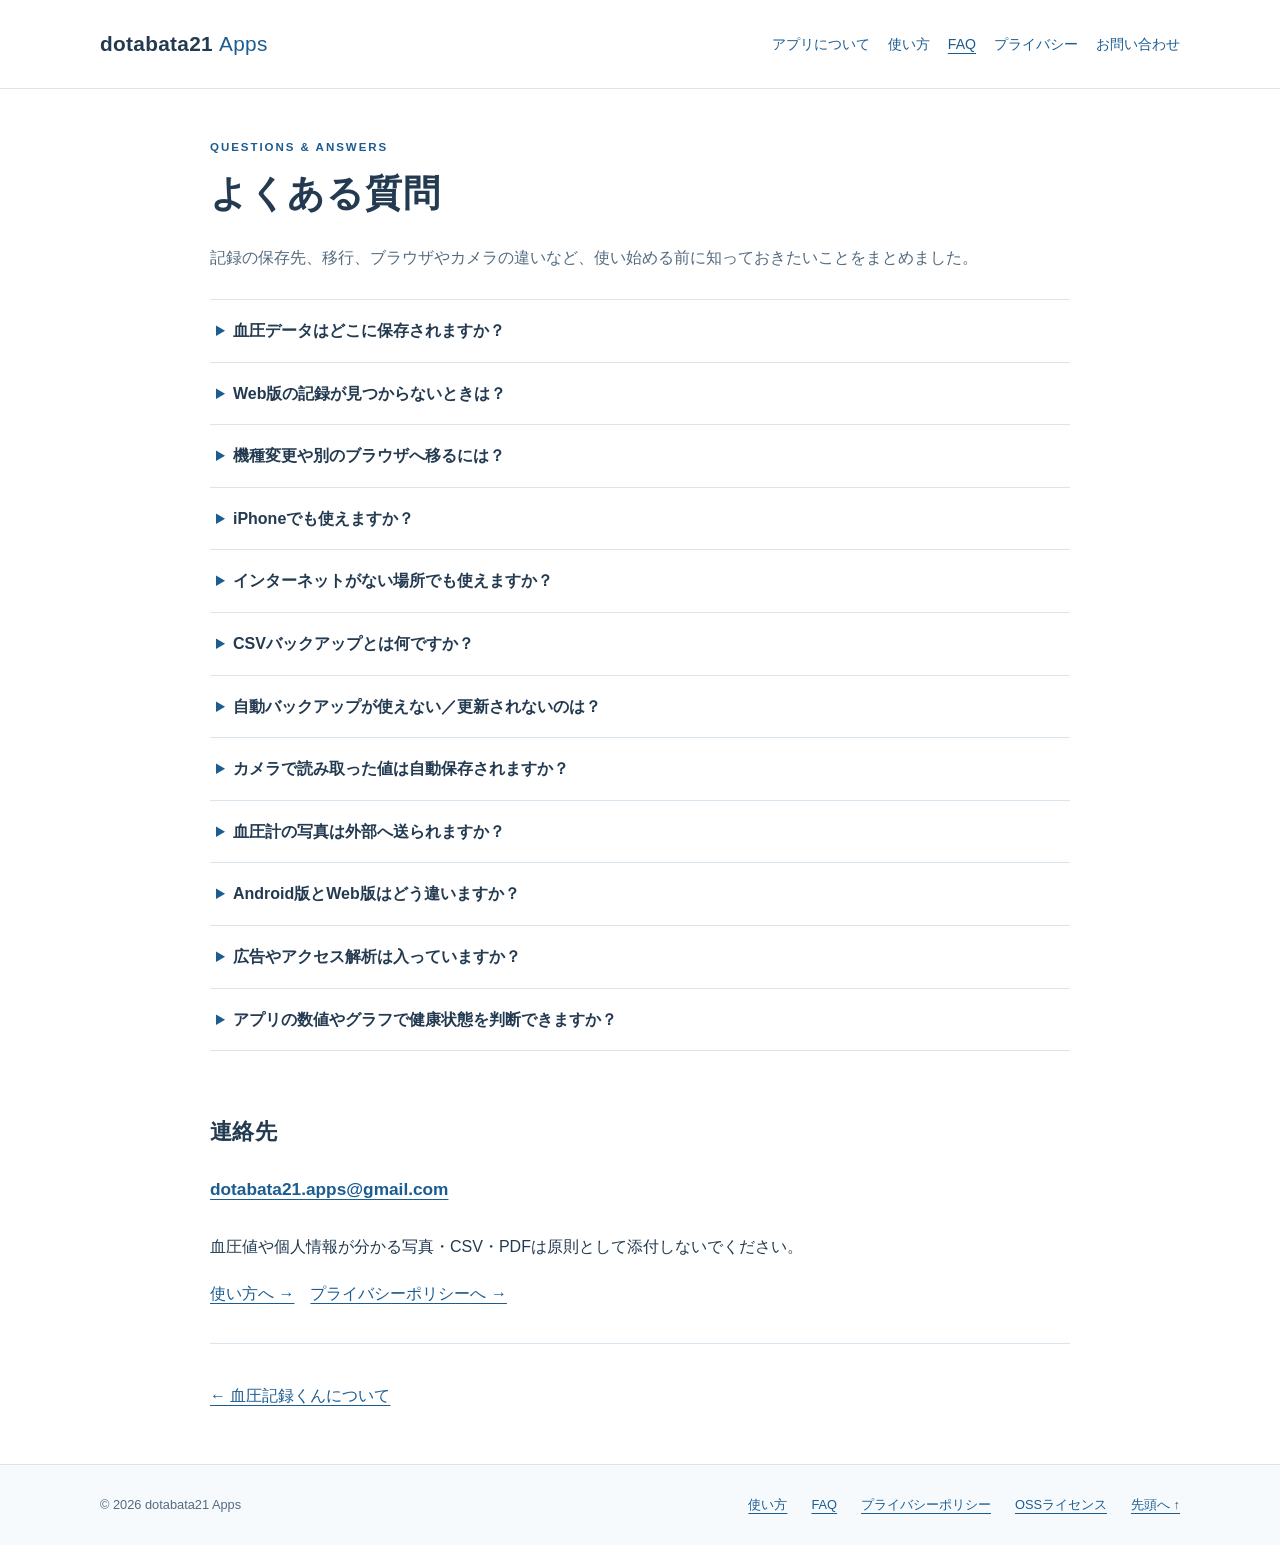
<file: faq.html>
<!doctype html>
<html lang="ja">
<head>
  <meta charset="utf-8">
  <meta name="viewport" content="width=device-width, initial-scale=1">
  <meta name="description" content="血圧記録くんのデータ保存先、機種変更、CSV・PDF、iPhone、オフライン利用、カメラ読み取り、広告とAndroid版・Web版の違いを説明します。">
  <meta name="theme-color" content="#edf5fc">
  <meta name="robots" content="index,follow">
  <title>よくある質問 | 血圧記録くん Android・Web</title>
  <link rel="canonical" href="https://dotabata21.github.io/faq.html">
  <meta property="og:type" content="website">
  <meta property="og:locale" content="ja_JP">
  <meta property="og:site_name" content="血圧記録くん | dotabata21 Apps">
  <meta property="og:title" content="よくある質問 | 血圧記録くん Android・Web">
  <meta property="og:description" content="血圧記録くんのデータ保存先、機種変更、CSV・PDF、iPhone、オフライン利用、カメラ読み取り、広告とAndroid版・Web版の違いを説明します。">
  <meta property="og:url" content="https://dotabata21.github.io/faq.html">
  <meta property="og:image" content="https://dotabata21.github.io/images/blood-pressure-kun-hero.png">
  <meta property="og:image:width" content="2048">
  <meta property="og:image:height" content="768">
  <meta property="og:image:alt" content="血圧記録くんのキャラクターとアプリ名">
  <meta name="twitter:card" content="summary_large_image">
  <link rel="icon" type="image/png" href="images/blood-pressure-kun-icon.png">
  <link rel="apple-touch-icon" href="images/blood-pressure-kun-icon.png">
  <link rel="stylesheet" href="css/style.css">
  <script src="js/site.js" defer></script>
</head>
<body id="top">
  <a class="skip-link" href="#main">本文へ移動</a>
  <header class="site-header">
    <div class="container header-inner">
      <a class="brand" href="/" aria-label="dotabata21 Apps トップページ">dotabata21 <span>Apps</span></a>
      <nav aria-label="メインナビゲーション"><a href="/">アプリについて</a><a href="guide.html">使い方</a><a href="faq.html" aria-current="page">FAQ</a><a href="privacy.html">プライバシー</a><a href="/#contact">お問い合わせ</a></nav>
    </div>
  </header>
  <main id="main" class="container policy-container">
    <header class="policy-heading"><p class="eyebrow">QUESTIONS &amp; ANSWERS</p><h1>よくある質問</h1><p>記録の保存先、移行、ブラウザやカメラの違いなど、使い始める前に知っておきたいことをまとめました。</p></header>
    <div class="faq-list">
      <details id="storage" class="faq-item"><summary>血圧データはどこに保存されますか？</summary><div class="faq-answer"><p>Android版はアプリ専用の内部領域、Web版は利用している端末のブラウザ内（IndexedDB）へ保存します。Web版は血圧記録をクラウドDBへ送るサービスではなく、別端末へ自動同期しません。同じ端末でも、ブラウザやプロファイル、アクセス先のサイトが異なると、記録も別々に管理されます。</p></div></details>
      <details id="lost" class="faq-item"><summary>Web版の記録が見つからないときは？</summary><div class="faq-answer"><p>まず、いつもと同じブラウザ・プロファイル・サイトで開いているか確認してください。プライベートモードやサイトデータ削除、保存領域の消去で記録が失われる場合もあります。ブラウザ内の記録が消えた場合、提供者のサーバーから復旧する機能はありません。保存済みの標準CSVがあれば、件数・期間を確認して復元できます。</p></div></details>
      <details id="move" class="faq-item"><summary>機種変更や別のブラウザへ移るには？</summary><div class="faq-answer"><p>移行前に標準CSVを保存し、移行先でそのファイルを選んで復元します。移行後に件数と内容を確認するまで、元端末の記録とCSVを残してください。Androidの端末間移行が使える場合もありますが、OS・機種・方法によって異なり、CSVの控えもおすすめします。</p></div></details>
      <details id="iphone" class="faq-item"><summary>iPhoneでも使えますか？</summary><div class="faq-answer"><p>iPhoneでは、Web版をブラウザから利用することを想定しています。カメラ、ホーム画面への追加、ファイル保存や自動バックアップは、OSやブラウザによって使える機能や操作が異なります。</p></div></details>
      <details id="internet" class="faq-item"><summary>インターネットがない場所でも使えますか？</summary><div class="faq-answer"><p>Web版は初回にオンラインで開き、「オフライン利用OK」を確認した後なら主要機能をオフラインで使えます。初回取得・更新・キャッシュ消去後の準備には接続が必要です。Android版の記録・振り返り・端末内OCRも接続なしで動く構成です。広告、外部ページ、クラウド保存先への操作は別に通信します。</p></div></details>
      <details id="csv" class="faq-item"><summary>CSVバックアップとは何ですか？</summary><div class="faq-answer"><p>記録の控えを、アプリ内のDBとは別のファイルとして保存する機能です。標準CSVには記録IDや日時等の復元用情報も含まれます。暗号化はされていないため、保存先と共有相手に注意してください。復元用の原本は編集せず、Excel等で見る場合はコピーを使うと保管しやすくなります。</p></div></details>
      <details id="automatic" class="faq-item"><summary>自動バックアップが使えない／更新されないのは？</summary><div class="faq-answer"><p>Web版の自動バックアップには、保存先ファイルへ書き込めるブラウザAPI等が必要です。非対応の環境では手動CSVを利用してください。初期状態はOFFで、ONにした次の新しい記録の保存後から全件を上書きします。編集・削除・復元・他形式取り込みでは自動更新しません。保存先の許可が切れた場合などは設定を確認し、手動バックアップも使ってください。</p></div></details>
      <details id="save" class="faq-item"><summary>カメラで読み取った値は自動保存されますか？</summary><div class="faq-answer"><p>自動保存しません。読み取り候補を確認し、「入力欄へ反映」で入力を補助します。反映後も手で修正でき、最後に通常の保存操作を行います。OCRがもっともらしく誤読する場合もあるため、血圧計の表示と必ず照合してください。</p></div></details>
      <details id="photo" class="faq-item"><summary>血圧計の写真は外部へ送られますか？</summary><div class="faq-answer"><p>Android版・Web版のOCRは端末内で処理し、アプリのOCR処理には画像をOCR用サーバーへ送る経路を設けていません。撮影した画像をアプリから画像ファイルとして保存する経路もありません。Web版で選んだ既存画像の元ファイルは元の保存先に残ります。サイトやアプリの配信、広告の取得には通信が発生します。Web版v0.9.1から導入した外部広告プログラムについては、<a href="privacy.html#web-ad-data">外部JavaScriptと健康記録の説明</a>をご確認ください。</p></div></details>
      <details id="difference" class="faq-item"><summary>Android版とWeb版はどう違いますか？</summary><div class="faq-answer"><p>記録・履歴・統計・グラフ・標準CSV・PDF出力・他形式取り込み・カメラ入力補助は共通の考え方です。Android版は端末のアプリとして動き、CameraXで撮影します。Web版はブラウザ内に保存し、ブラウザのカメラやファイル操作を使います。Web版の自動バックアップやPWA追加には対応環境が必要です。カメラのピント動作や画面操作も完全には同じではありません。</p></div></details>
      <details id="ads" class="faq-item"><summary>広告やアクセス解析は入っていますか？</summary><div class="faq-answer"><p>Android版にはGoogle AdMobによる広告配信機能があります。広告の表示は、通信環境や同意の状態、配信条件などによって異なります。アプリ側の広告連携は、血圧値・脈拍・メモなどの健康記録を広告リクエストに渡さない設計です。</p><p>Web版ではv0.9.1から楽天アフィリエイト（楽天モーションウィジェット）を導入しています。画面下部にPR表記のある広告が出る場合があり、購入などに応じて紹介料を受け取る場合があります。Web版には任意の広告ON／OFF設定を設けていません。</p><p>広告の取得時には楽天と通信し、Cookie等が使われる場合があります。外部プログラムと健康記録の取り扱い、おすすめ表示の設定方法は、プライバシーポリシーをご確認ください。この公式紹介サイト自体には広告を掲載していません。</p><p><a href="privacy.html#advertising">広告・同意・外部送信の説明</a>をご確認ください。</p></div></details>
      <details id="medical" class="faq-item"><summary>アプリの数値やグラフで健康状態を判断できますか？</summary><div class="faq-answer"><p>アプリは測定済みの値を記録し、変化を振り返るためのものです。診断・治療や病気の予防に関する医学的判断を行いません。スマートフォンだけで血圧を測る機能もありません。医学的な助言、診断、治療については医師などの医療専門家に相談してください。</p><p><a href="guide.html#disclaimer">ご利用上の注意・免責事項</a></p></div></details>
    </div>
    <section class="policy-section"><h2>連絡先</h2><p><a class="email-link" href="mailto:dotabata21.apps@gmail.com">dotabata21.apps@gmail.com</a></p><p>血圧値や個人情報が分かる写真・CSV・PDFは原則として添付しないでください。</p><p><a href="guide.html">使い方へ →</a>　<a href="privacy.html">プライバシーポリシーへ →</a></p></section>
    <a class="back-link" href="/">← 血圧記録くんについて</a>
  </main>
  <footer class="site-footer">
    <div class="container footer-inner">
      <small>© 2026 dotabata21 Apps</small>
      <a href="guide.html">使い方</a>
      <a href="faq.html">FAQ</a>
      <a href="privacy.html">プライバシーポリシー</a>
      <a href="licenses.html">OSSライセンス</a>
      <a href="#top">先頭へ ↑</a>
    </div>
  </footer>
</body>
</html>
</file>
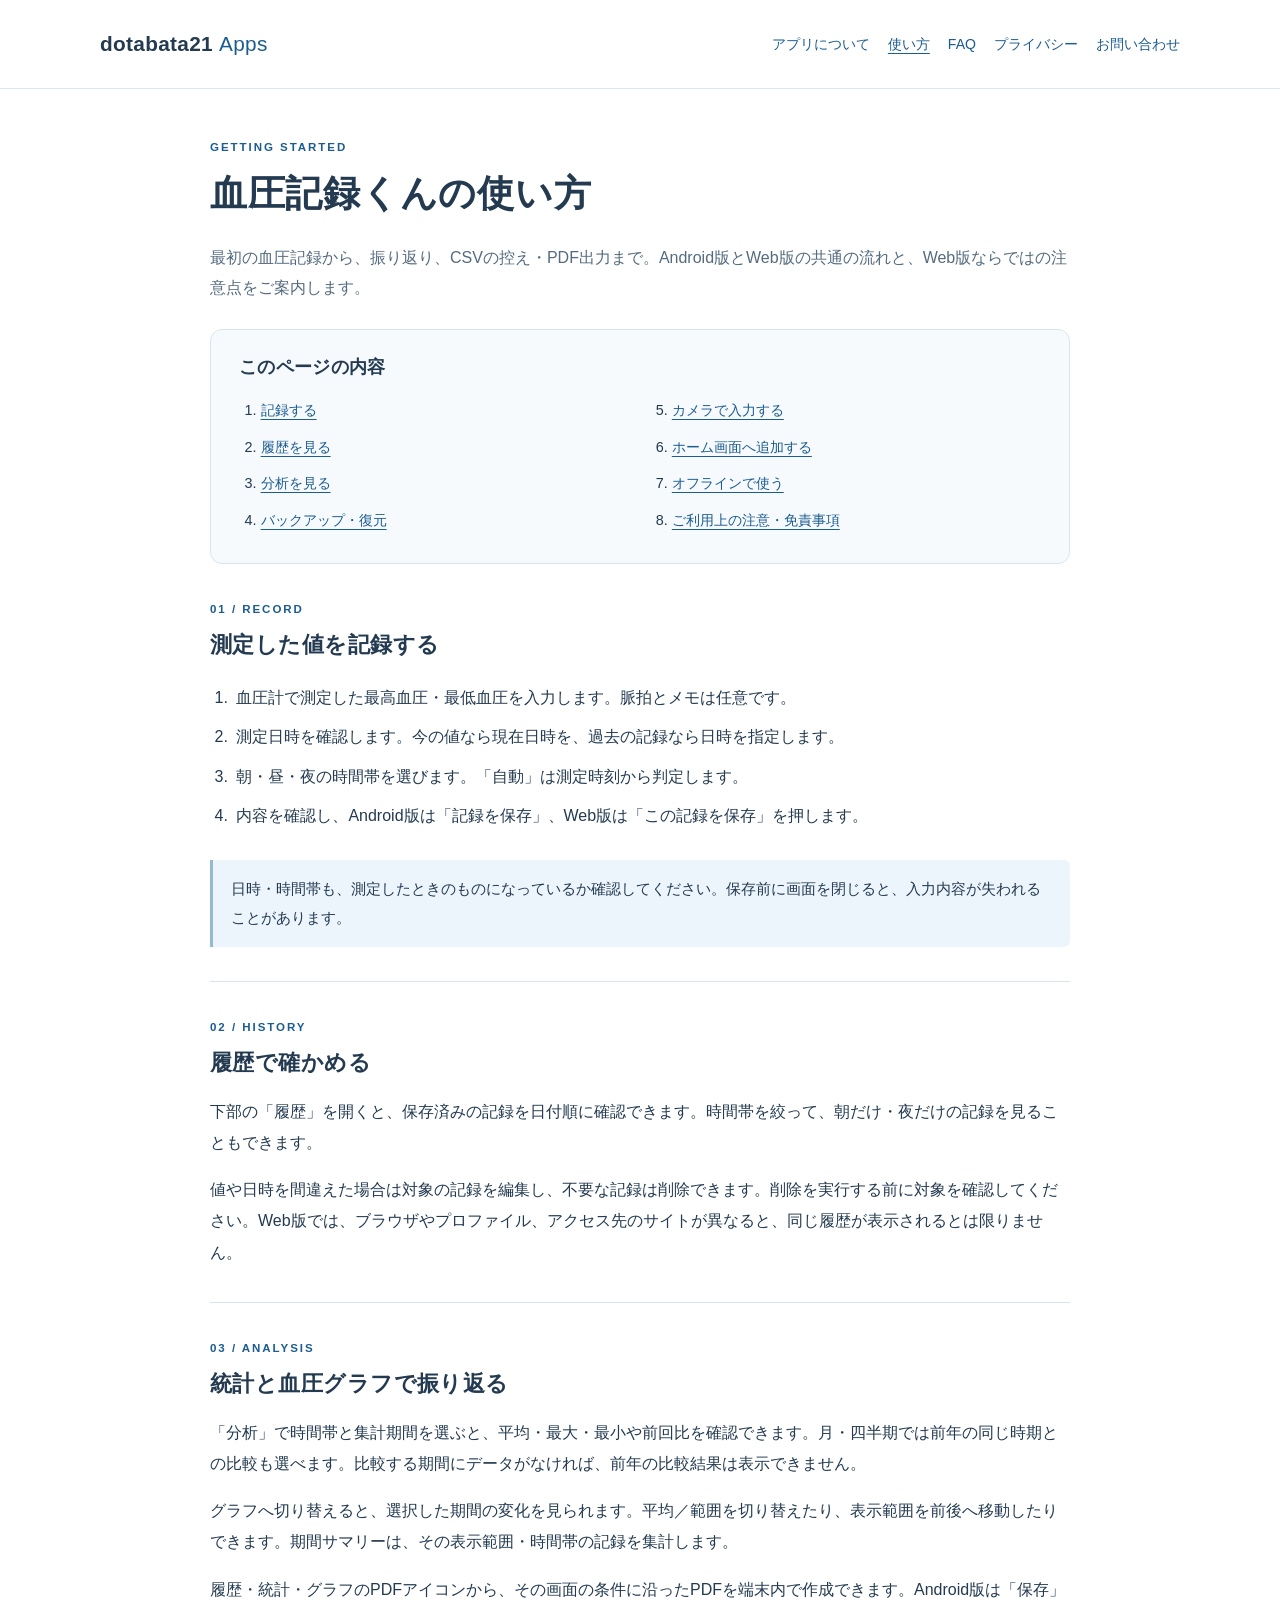
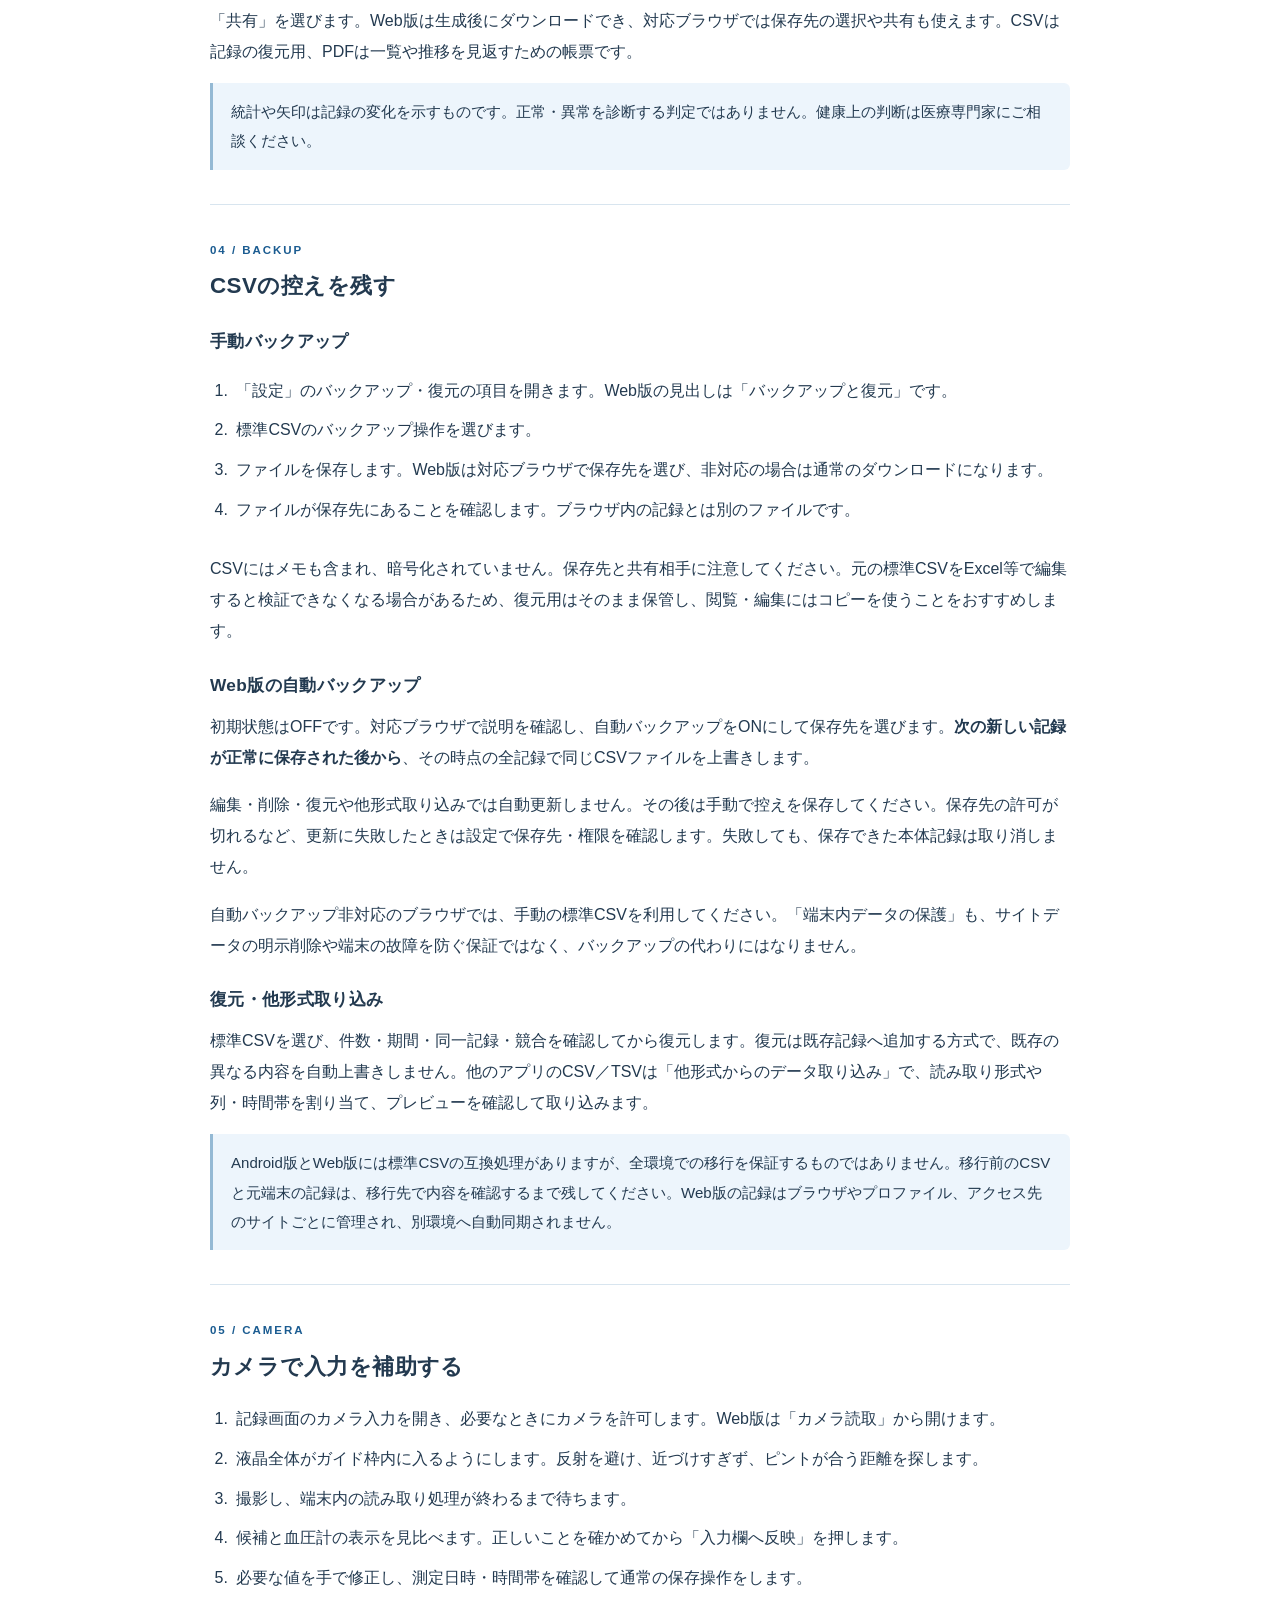
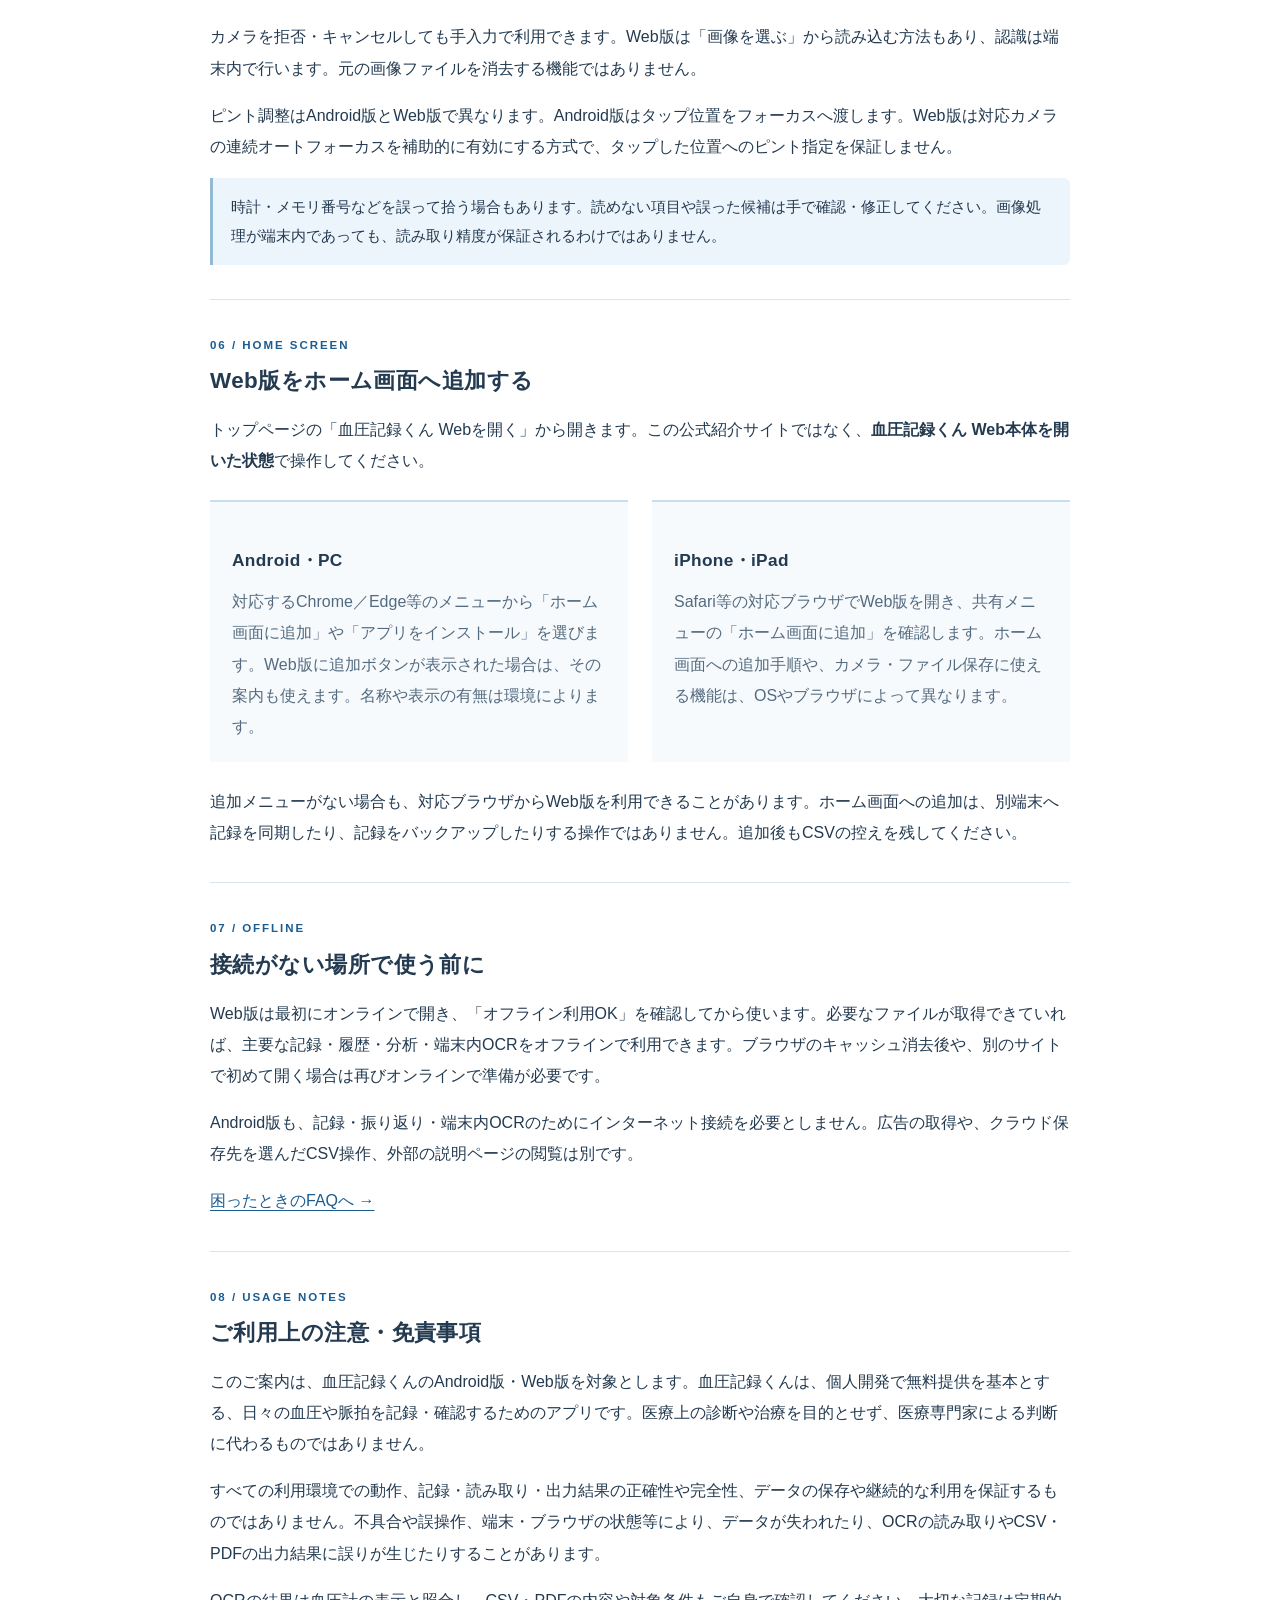
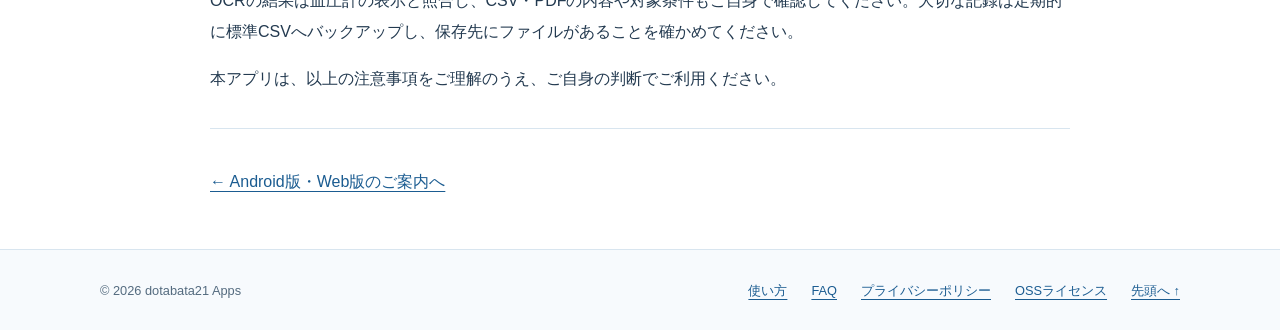
<file: guide.html>
<!doctype html>
<html lang="ja">
<head>
  <meta charset="utf-8">
  <meta name="viewport" content="width=device-width, initial-scale=1">
  <meta name="description" content="血圧記録くんの記録・履歴・血圧グラフ・統計、CSVバックアップと復元、PDF出力、カメラ入力補助、Web版のホーム画面追加とオフライン利用をご案内します。">
  <meta name="theme-color" content="#edf5fc">
  <meta name="robots" content="index,follow">
  <title>血圧記録くんの使い方 | 血圧記録・グラフ・CSV・PDF</title>
  <link rel="canonical" href="https://dotabata21.github.io/guide.html">
  <meta property="og:type" content="website">
  <meta property="og:locale" content="ja_JP">
  <meta property="og:site_name" content="血圧記録くん | dotabata21 Apps">
  <meta property="og:title" content="血圧記録くんの使い方 | 血圧記録・グラフ・CSV・PDF">
  <meta property="og:description" content="血圧記録くんの記録・履歴・血圧グラフ・統計、CSVバックアップと復元、PDF出力、カメラ入力補助、Web版のホーム画面追加とオフライン利用をご案内します。">
  <meta property="og:url" content="https://dotabata21.github.io/guide.html">
  <meta property="og:image" content="https://dotabata21.github.io/images/blood-pressure-kun-hero.png">
  <meta property="og:image:width" content="2048">
  <meta property="og:image:height" content="768">
  <meta property="og:image:alt" content="血圧記録くんのキャラクターとアプリ名">
  <meta name="twitter:card" content="summary_large_image">
  <link rel="icon" type="image/png" href="images/blood-pressure-kun-icon.png">
  <link rel="apple-touch-icon" href="images/blood-pressure-kun-icon.png">
  <link rel="stylesheet" href="css/style.css">
  <script src="js/site.js" defer></script>
</head>
<body id="top">
  <a class="skip-link" href="#main">本文へ移動</a>
  <header class="site-header">
    <div class="container header-inner">
      <a class="brand" href="/" aria-label="dotabata21 Apps トップページ">dotabata21 <span>Apps</span></a>
      <nav aria-label="メインナビゲーション"><a href="/">アプリについて</a><a href="guide.html" aria-current="page">使い方</a><a href="faq.html">FAQ</a><a href="privacy.html">プライバシー</a><a href="/#contact">お問い合わせ</a></nav>
    </div>
  </header>
  <main id="main" class="container policy-container">
    <header class="policy-heading"><p class="eyebrow">GETTING STARTED</p><h1>血圧記録くんの使い方</h1><p>最初の血圧記録から、振り返り、CSVの控え・PDF出力まで。Android版とWeb版の共通の流れと、Web版ならではの注意点をご案内します。</p></header>
    <nav class="policy-contents" aria-labelledby="contents-title"><h2 id="contents-title">このページの内容</h2><ol><li><a href="#record">記録する</a></li><li><a href="#history">履歴を見る</a></li><li><a href="#analysis">分析を見る</a></li><li><a href="#backup">バックアップ・復元</a></li><li><a href="#camera">カメラで入力する</a></li><li><a href="#install">ホーム画面へ追加する</a></li><li><a href="#offline">オフラインで使う</a></li><li><a href="#disclaimer">ご利用上の注意・免責事項</a></li></ol></nav>
    <section id="record" class="policy-section"><p class="eyebrow">01 / RECORD</p><h2>測定した値を記録する</h2><ol class="steps"><li>血圧計で測定した最高血圧・最低血圧を入力します。脈拍とメモは任意です。</li><li>測定日時を確認します。今の値なら現在日時を、過去の記録なら日時を指定します。</li><li>朝・昼・夜の時間帯を選びます。「自動」は測定時刻から判定します。</li><li>内容を確認し、Android版は「記録を保存」、Web版は「この記録を保存」を押します。</li></ol><p class="policy-note">日時・時間帯も、測定したときのものになっているか確認してください。保存前に画面を閉じると、入力内容が失われることがあります。</p></section>
    <section id="history" class="policy-section"><p class="eyebrow">02 / HISTORY</p><h2>履歴で確かめる</h2><p>下部の「履歴」を開くと、保存済みの記録を日付順に確認できます。時間帯を絞って、朝だけ・夜だけの記録を見ることもできます。</p><p>値や日時を間違えた場合は対象の記録を編集し、不要な記録は削除できます。削除を実行する前に対象を確認してください。Web版では、ブラウザやプロファイル、アクセス先のサイトが異なると、同じ履歴が表示されるとは限りません。</p></section>
    <section id="analysis" class="policy-section"><p class="eyebrow">03 / ANALYSIS</p><h2>統計と血圧グラフで振り返る</h2><p>「分析」で時間帯と集計期間を選ぶと、平均・最大・最小や前回比を確認できます。月・四半期では前年の同じ時期との比較も選べます。比較する期間にデータがなければ、前年の比較結果は表示できません。</p><p>グラフへ切り替えると、選択した期間の変化を見られます。平均／範囲を切り替えたり、表示範囲を前後へ移動したりできます。期間サマリーは、その表示範囲・時間帯の記録を集計します。</p><p>履歴・統計・グラフのPDFアイコンから、その画面の条件に沿ったPDFを端末内で作成できます。Android版は「保存」「共有」を選びます。Web版は生成後にダウンロードでき、対応ブラウザでは保存先の選択や共有も使えます。CSVは記録の復元用、PDFは一覧や推移を見返すための帳票です。</p><p class="policy-note">統計や矢印は記録の変化を示すものです。正常・異常を診断する判定ではありません。健康上の判断は医療専門家にご相談ください。</p></section>
    <section id="backup" class="policy-section"><p class="eyebrow">04 / BACKUP</p><h2>CSVの控えを残す</h2><h3>手動バックアップ</h3><ol class="steps"><li>「設定」のバックアップ・復元の項目を開きます。Web版の見出しは「バックアップと復元」です。</li><li>標準CSVのバックアップ操作を選びます。</li><li>ファイルを保存します。Web版は対応ブラウザで保存先を選び、非対応の場合は通常のダウンロードになります。</li><li>ファイルが保存先にあることを確認します。ブラウザ内の記録とは別のファイルです。</li></ol><p>CSVにはメモも含まれ、暗号化されていません。保存先と共有相手に注意してください。元の標準CSVをExcel等で編集すると検証できなくなる場合があるため、復元用はそのまま保管し、閲覧・編集にはコピーを使うことをおすすめします。</p><h3>Web版の自動バックアップ</h3><p>初期状態はOFFです。対応ブラウザで説明を確認し、自動バックアップをONにして保存先を選びます。<strong>次の新しい記録が正常に保存された後から</strong>、その時点の全記録で同じCSVファイルを上書きします。</p><p>編集・削除・復元や他形式取り込みでは自動更新しません。その後は手動で控えを保存してください。保存先の許可が切れるなど、更新に失敗したときは設定で保存先・権限を確認します。失敗しても、保存できた本体記録は取り消しません。</p><p>自動バックアップ非対応のブラウザでは、手動の標準CSVを利用してください。「端末内データの保護」も、サイトデータの明示削除や端末の故障を防ぐ保証ではなく、バックアップの代わりにはなりません。</p><h3>復元・他形式取り込み</h3><p>標準CSVを選び、件数・期間・同一記録・競合を確認してから復元します。復元は既存記録へ追加する方式で、既存の異なる内容を自動上書きしません。他のアプリのCSV／TSVは「他形式からのデータ取り込み」で、読み取り形式や列・時間帯を割り当て、プレビューを確認して取り込みます。</p><p class="policy-note">Android版とWeb版には標準CSVの互換処理がありますが、全環境での移行を保証するものではありません。移行前のCSVと元端末の記録は、移行先で内容を確認するまで残してください。Web版の記録はブラウザやプロファイル、アクセス先のサイトごとに管理され、別環境へ自動同期されません。</p></section>
    <section id="camera" class="policy-section"><p class="eyebrow">05 / CAMERA</p><h2>カメラで入力を補助する</h2><ol class="steps"><li>記録画面のカメラ入力を開き、必要なときにカメラを許可します。Web版は「カメラ読取」から開けます。</li><li>液晶全体がガイド枠内に入るようにします。反射を避け、近づけすぎず、ピントが合う距離を探します。</li><li>撮影し、端末内の読み取り処理が終わるまで待ちます。</li><li>候補と血圧計の表示を見比べます。正しいことを確かめてから「入力欄へ反映」を押します。</li><li>必要な値を手で修正し、測定日時・時間帯を確認して通常の保存操作をします。</li></ol><p>カメラを拒否・キャンセルしても手入力で利用できます。Web版は「画像を選ぶ」から読み込む方法もあり、認識は端末内で行います。元の画像ファイルを消去する機能ではありません。</p><p>ピント調整はAndroid版とWeb版で異なります。Android版はタップ位置をフォーカスへ渡します。Web版は対応カメラの連続オートフォーカスを補助的に有効にする方式で、タップした位置へのピント指定を保証しません。</p><p class="policy-note">時計・メモリ番号などを誤って拾う場合もあります。読めない項目や誤った候補は手で確認・修正してください。画像処理が端末内であっても、読み取り精度が保証されるわけではありません。</p></section>
    <section id="install" class="policy-section"><p class="eyebrow">06 / HOME SCREEN</p><h2>Web版をホーム画面へ追加する</h2><p>トップページの「血圧記録くん Webを開く」から開きます。この公式紹介サイトではなく、<strong>血圧記録くん Web本体を開いた状態</strong>で操作してください。</p><div class="info-grid"><article class="info-card"><h3>Android・PC</h3><p>対応するChrome／Edge等のメニューから「ホーム画面に追加」や「アプリをインストール」を選びます。Web版に追加ボタンが表示された場合は、その案内も使えます。名称や表示の有無は環境によります。</p></article><article class="info-card"><h3>iPhone・iPad</h3><p>Safari等の対応ブラウザでWeb版を開き、共有メニューの「ホーム画面に追加」を確認します。ホーム画面への追加手順や、カメラ・ファイル保存に使える機能は、OSやブラウザによって異なります。</p></article></div><p>追加メニューがない場合も、対応ブラウザからWeb版を利用できることがあります。ホーム画面への追加は、別端末へ記録を同期したり、記録をバックアップしたりする操作ではありません。追加後もCSVの控えを残してください。</p></section>
    <section id="offline" class="policy-section"><p class="eyebrow">07 / OFFLINE</p><h2>接続がない場所で使う前に</h2><p>Web版は最初にオンラインで開き、「オフライン利用OK」を確認してから使います。必要なファイルが取得できていれば、主要な記録・履歴・分析・端末内OCRをオフラインで利用できます。ブラウザのキャッシュ消去後や、別のサイトで初めて開く場合は再びオンラインで準備が必要です。</p><p>Android版も、記録・振り返り・端末内OCRのためにインターネット接続を必要としません。広告の取得や、クラウド保存先を選んだCSV操作、外部の説明ページの閲覧は別です。</p><p><a href="faq.html">困ったときのFAQへ →</a></p></section>
    <section id="disclaimer" class="policy-section"><p class="eyebrow">08 / USAGE NOTES</p><h2>ご利用上の注意・免責事項</h2><p>このご案内は、血圧記録くんのAndroid版・Web版を対象とします。血圧記録くんは、個人開発で無料提供を基本とする、日々の血圧や脈拍を記録・確認するためのアプリです。医療上の診断や治療を目的とせず、医療専門家による判断に代わるものではありません。</p><p>すべての利用環境での動作、記録・読み取り・出力結果の正確性や完全性、データの保存や継続的な利用を保証するものではありません。不具合や誤操作、端末・ブラウザの状態等により、データが失われたり、OCRの読み取りやCSV・PDFの出力結果に誤りが生じたりすることがあります。</p><p>OCRの結果は血圧計の表示と照合し、CSV・PDFの内容や対象条件もご自身で確認してください。大切な記録は定期的に標準CSVへバックアップし、保存先にファイルがあることを確かめてください。</p><p>本アプリは、以上の注意事項をご理解のうえ、ご自身の判断でご利用ください。</p></section>
    <a class="back-link" href="/#versions">← Android版・Web版のご案内へ</a>
  </main>
  <footer class="site-footer">
    <div class="container footer-inner">
      <small>© 2026 dotabata21 Apps</small>
      <a href="guide.html">使い方</a>
      <a href="faq.html">FAQ</a>
      <a href="privacy.html">プライバシーポリシー</a>
      <a href="licenses.html">OSSライセンス</a>
      <a href="#top">先頭へ ↑</a>
    </div>
  </footer>
</body>
</html>
</file>
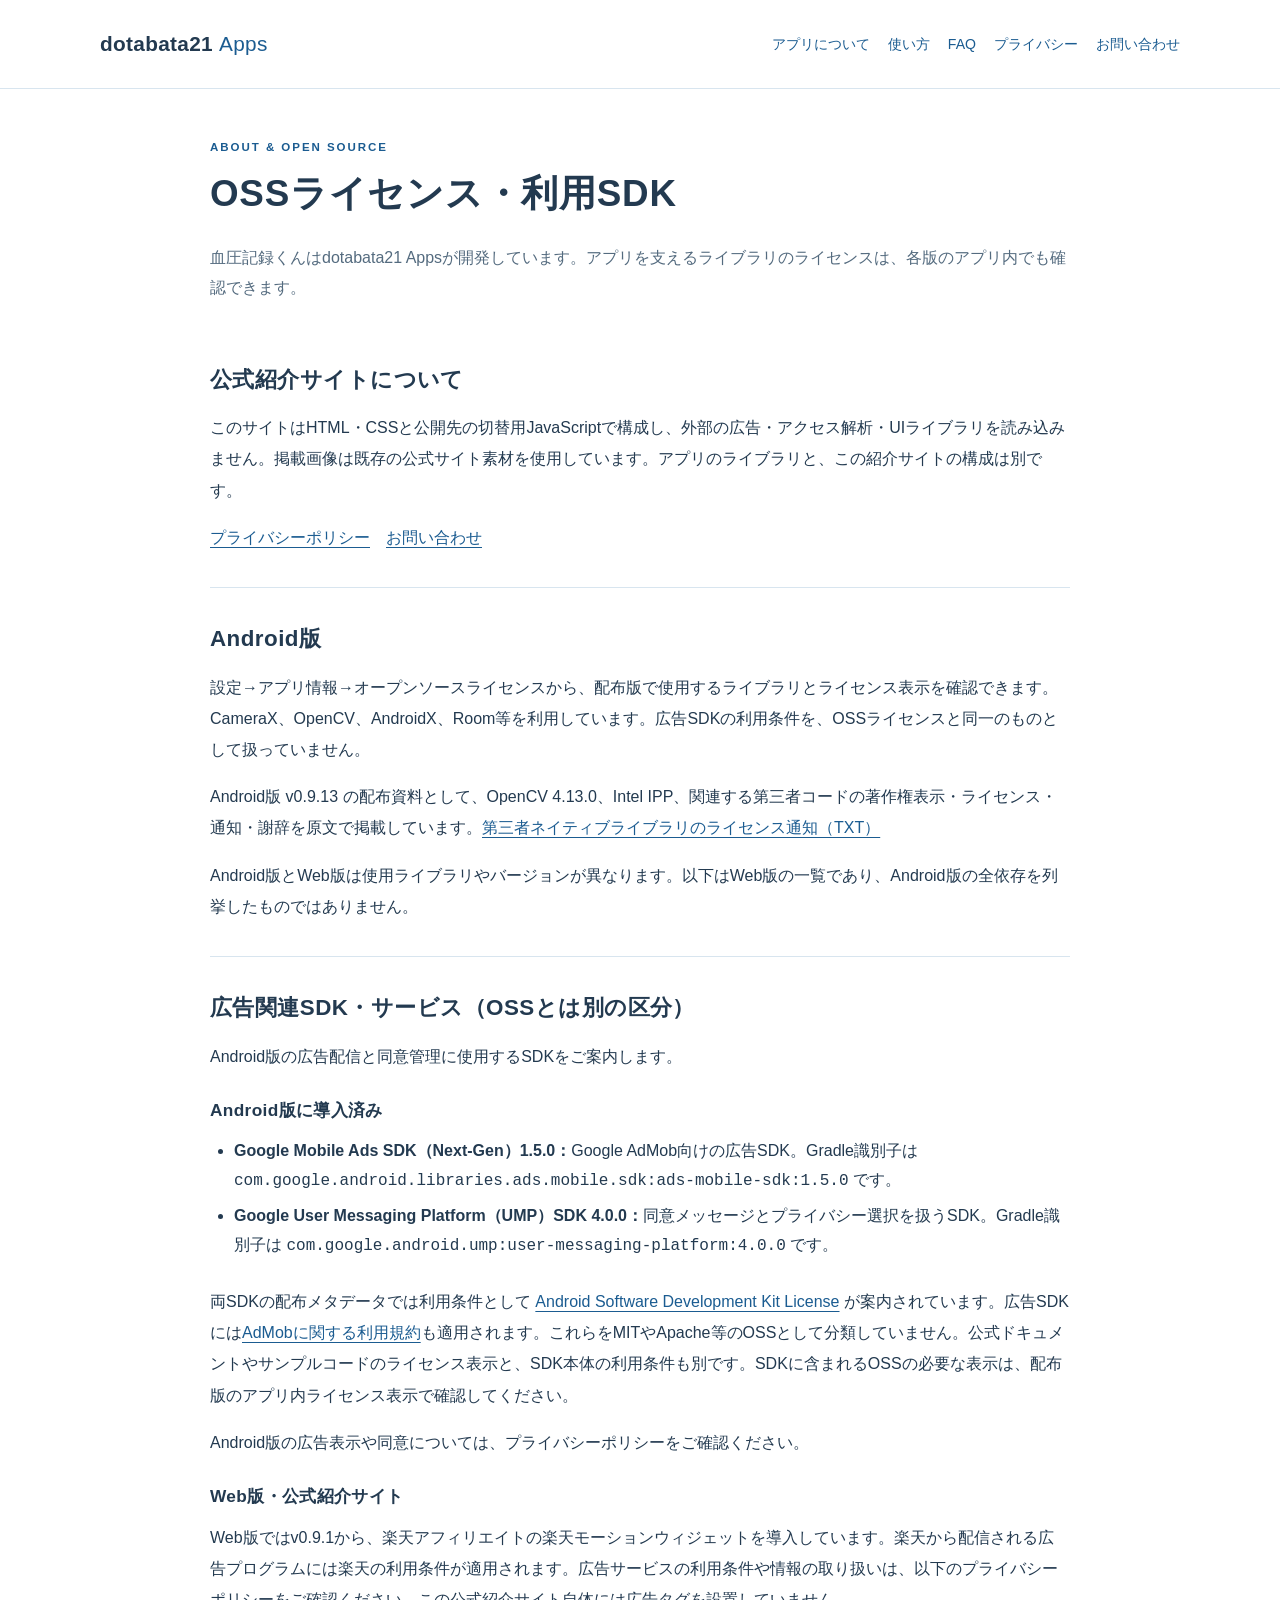
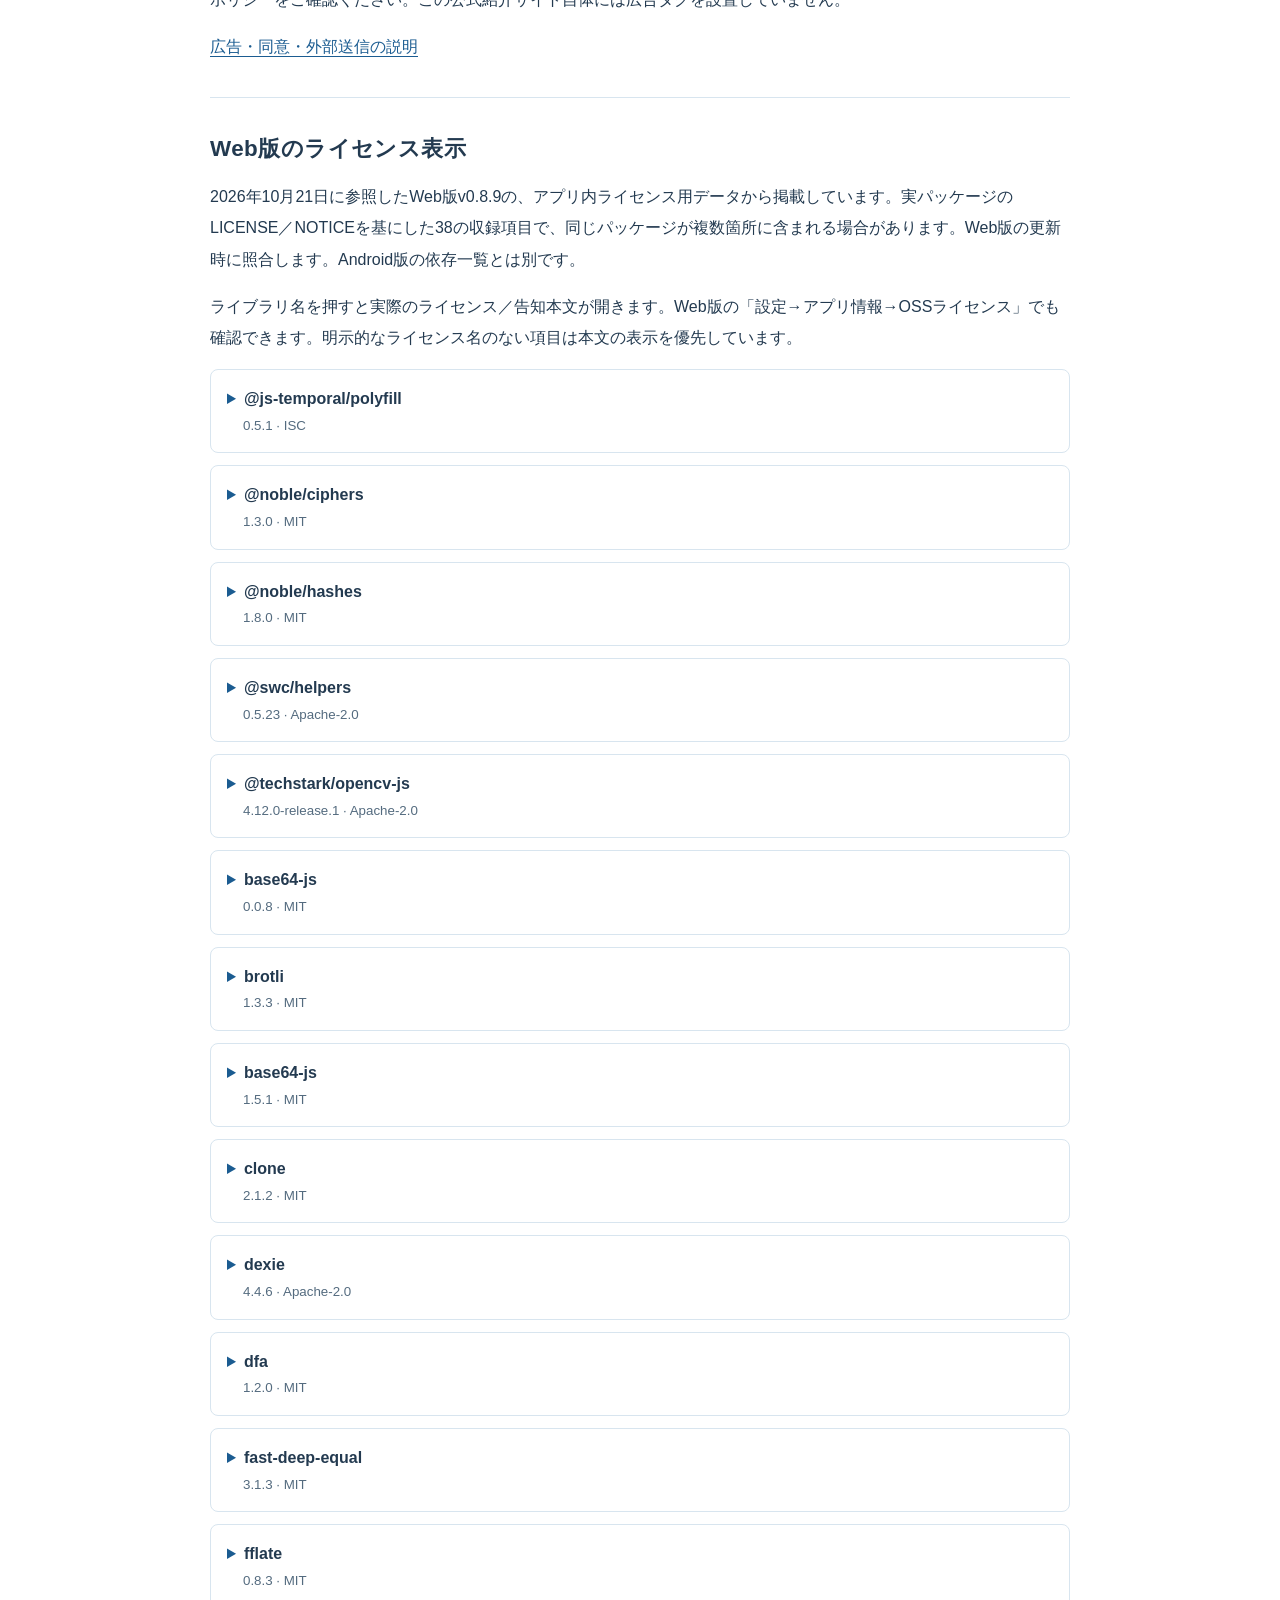
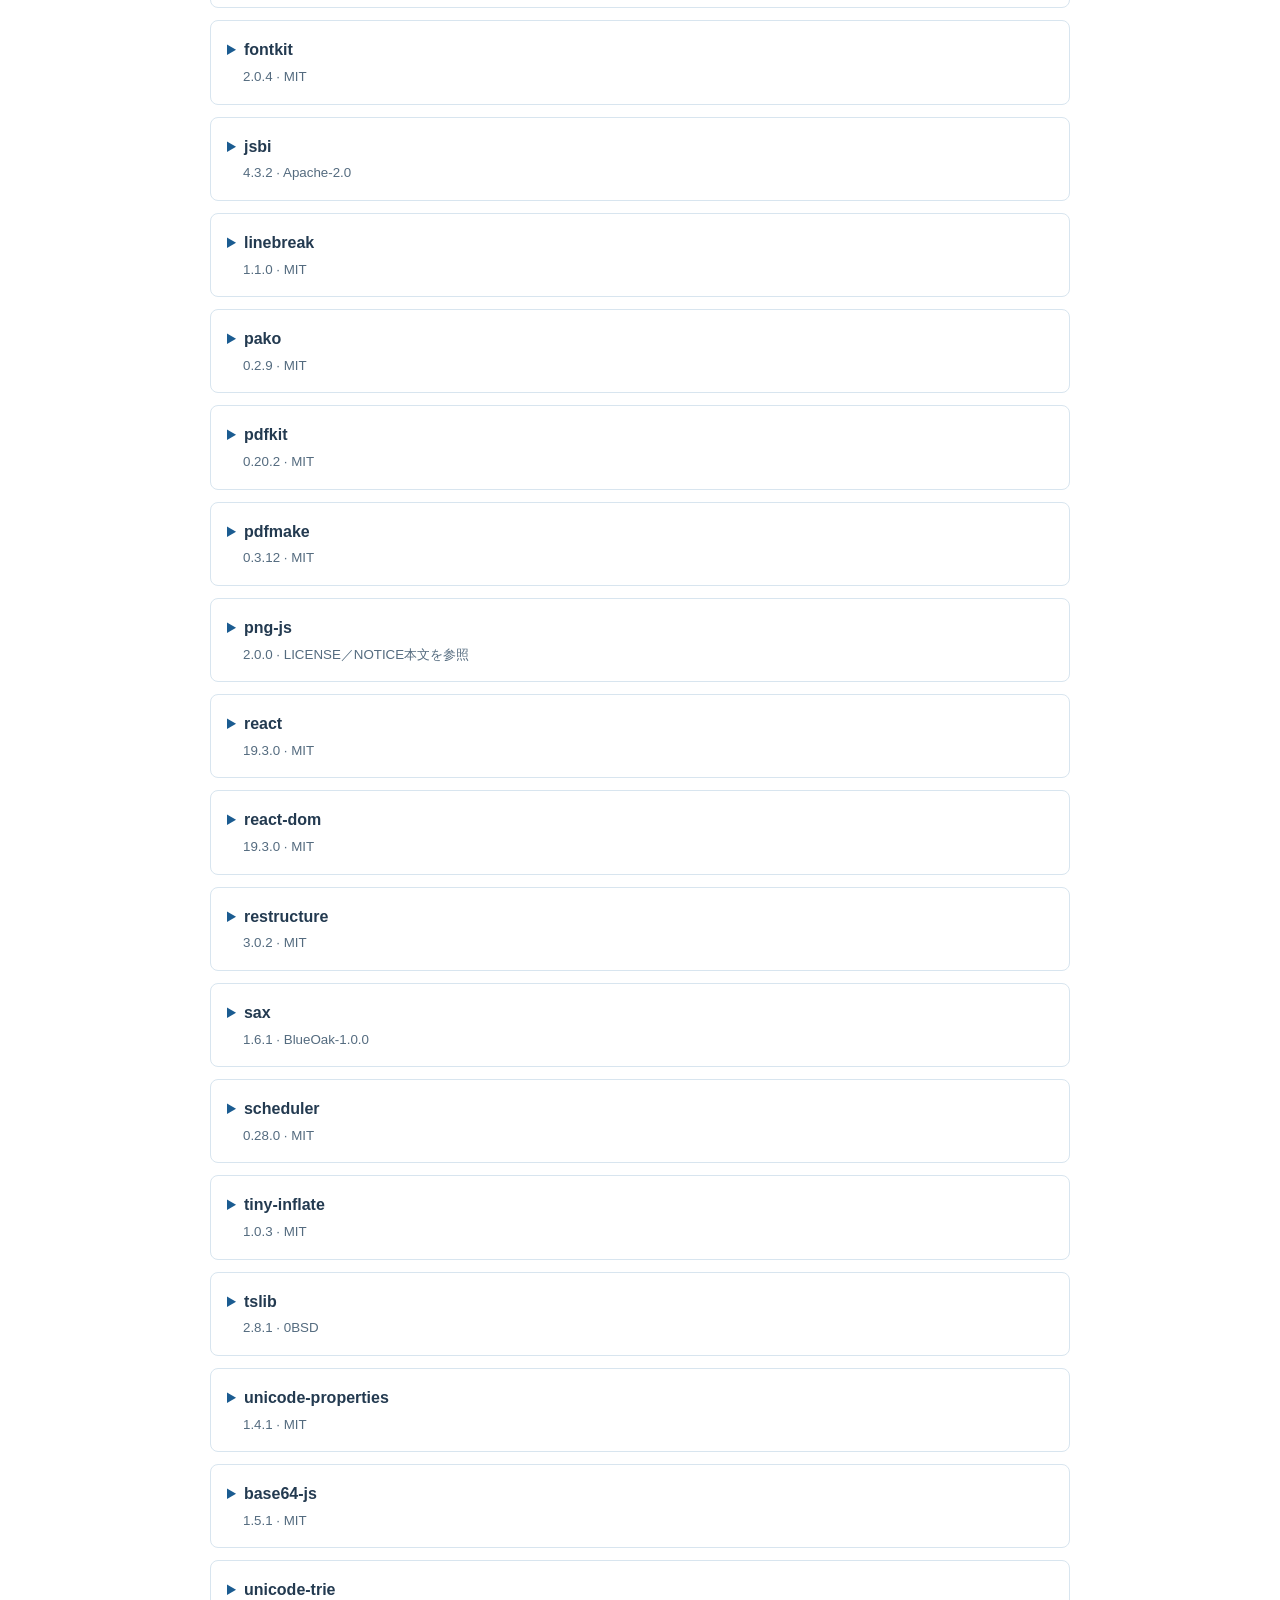
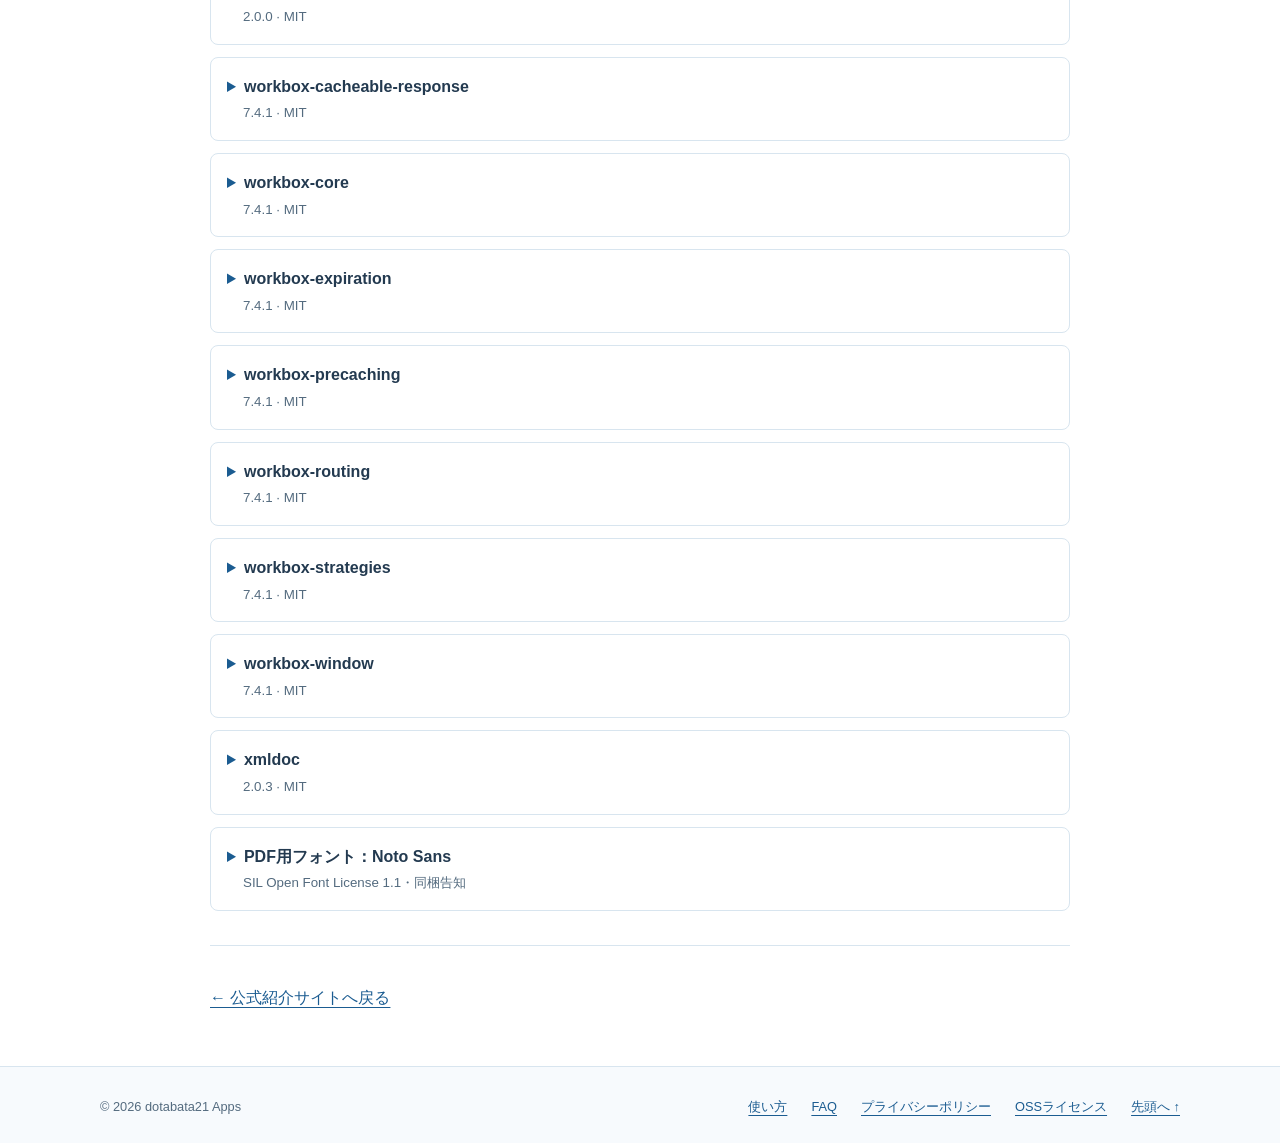
<file: licenses.html>
<!doctype html>
<html lang="ja">
<head>
  <meta charset="utf-8">
  <meta name="viewport" content="width=device-width, initial-scale=1">
  <meta name="description" content="血圧記録くんのOSSライセンスと利用SDK。Android版の第三者ライセンス通知と広告・同意管理SDK、Web版のLICENSE・NOTICEをご案内します。">
  <meta name="theme-color" content="#edf5fc">
  <meta name="robots" content="index,follow">
  <title>OSSライセンス・利用SDK | 血圧記録くん</title>
  <link rel="canonical" href="https://dotabata21.github.io/licenses.html">
  <meta property="og:type" content="website">
  <meta property="og:locale" content="ja_JP">
  <meta property="og:site_name" content="血圧記録くん | dotabata21 Apps">
  <meta property="og:title" content="OSSライセンス・利用SDK | 血圧記録くん">
  <meta property="og:description" content="血圧記録くんのOSSライセンスと利用SDK。Android版の第三者ライセンス通知と広告・同意管理SDK、Web版のLICENSE・NOTICEをご案内します。">
  <meta property="og:url" content="https://dotabata21.github.io/licenses.html">
  <meta property="og:image" content="https://dotabata21.github.io/images/blood-pressure-kun-hero.png">
  <meta property="og:image:width" content="2048">
  <meta property="og:image:height" content="768">
  <meta property="og:image:alt" content="血圧記録くんのキャラクターとアプリ名">
  <meta name="twitter:card" content="summary_large_image">
  <link rel="icon" type="image/png" href="images/blood-pressure-kun-icon.png">
  <link rel="apple-touch-icon" href="images/blood-pressure-kun-icon.png">
  <link rel="stylesheet" href="css/style.css">
  <script src="js/site.js" defer></script>
</head>
<body id="top">
  <a class="skip-link" href="#main">本文へ移動</a>
  <header class="site-header">
    <div class="container header-inner">
      <a class="brand" href="/" aria-label="dotabata21 Apps トップページ">dotabata21 <span>Apps</span></a>
      <nav aria-label="メインナビゲーション"><a href="/">アプリについて</a><a href="guide.html">使い方</a><a href="faq.html">FAQ</a><a href="privacy.html">プライバシー</a><a href="/#contact">お問い合わせ</a></nav>
    </div>
  </header>
  <main id="main" class="container policy-container">
    <header class="policy-heading"><p class="eyebrow">ABOUT &amp; OPEN SOURCE</p><h1>OSSライセンス・利用SDK</h1><p>血圧記録くんはdotabata21 Appsが開発しています。アプリを支えるライブラリのライセンスは、各版のアプリ内でも確認できます。</p></header>
    <section class="policy-section"><h2>公式紹介サイトについて</h2><p>このサイトはHTML・CSSと公開先の切替用JavaScriptで構成し、外部の広告・アクセス解析・UIライブラリを読み込みません。掲載画像は既存の公式サイト素材を使用しています。アプリのライブラリと、この紹介サイトの構成は別です。</p><p><a href="privacy.html">プライバシーポリシー</a>　<a href="/#contact">お問い合わせ</a></p></section>
    <section class="policy-section"><h2>Android版</h2><p>設定→アプリ情報→オープンソースライセンスから、配布版で使用するライブラリとライセンス表示を確認できます。CameraX、OpenCV、AndroidX、Room等を利用しています。広告SDKの利用条件を、OSSライセンスと同一のものとして扱っていません。</p><p>Android版 v0.9.13 の配布資料として、OpenCV 4.13.0、Intel IPP、関連する第三者コードの著作権表示・ライセンス・通知・謝辞を原文で掲載しています。<a href="/THIRD-PARTY-NATIVE-NOTICES.txt">第三者ネイティブライブラリのライセンス通知（TXT）</a></p><p>Android版とWeb版は使用ライブラリやバージョンが異なります。以下はWeb版の一覧であり、Android版の全依存を列挙したものではありません。</p></section>
    <section id="advertising-sdk" class="policy-section">
      <h2>広告関連SDK・サービス（OSSとは別の区分）</h2>
      <p>Android版の広告配信と同意管理に使用するSDKをご案内します。</p>
      <h3>Android版に導入済み</h3>
      <ul><li><strong>Google Mobile Ads SDK（Next-Gen）1.5.0：</strong>Google AdMob向けの広告SDK。Gradle識別子は <code>com.google.android.libraries.ads.mobile.sdk:ads-mobile-sdk:1.5.0</code> です。</li><li><strong>Google User Messaging Platform（UMP）SDK 4.0.0：</strong>同意メッセージとプライバシー選択を扱うSDK。Gradle識別子は <code>com.google.android.ump:user-messaging-platform:4.0.0</code> です。</li></ul>
      <p>両SDKの配布メタデータでは利用条件として <a href="https://developer.android.com/studio/terms">Android Software Development Kit License</a> が案内されています。広告SDKには<a href="https://developers.google.com/admob/terms">AdMobに関する利用規約</a>も適用されます。これらをMITやApache等のOSSとして分類していません。公式ドキュメントやサンプルコードのライセンス表示と、SDK本体の利用条件も別です。SDKに含まれるOSSの必要な表示は、配布版のアプリ内ライセンス表示で確認してください。</p>
      <p>Android版の広告表示や同意については、プライバシーポリシーをご確認ください。</p>
      <h3>Web版・公式紹介サイト</h3>
      <p>Web版ではv0.9.1から、楽天アフィリエイトの楽天モーションウィジェットを導入しています。楽天から配信される広告プログラムには楽天の利用条件が適用されます。広告サービスの利用条件や情報の取り扱いは、以下のプライバシーポリシーをご確認ください。この公式紹介サイト自体には広告タグを設置していません。</p>
      <p><a href="privacy.html#advertising">広告・同意・外部送信の説明</a></p>
    </section>
    <section class="policy-section"><h2>Web版のライセンス表示</h2><p>2026年10月21日に参照したWeb版v0.8.9の、アプリ内ライセンス用データから掲載しています。実パッケージのLICENSE／NOTICEを基にした38の収録項目で、同じパッケージが複数箇所に含まれる場合があります。Web版の更新時に照合します。Android版の依存一覧とは別です。</p><p>ライブラリ名を押すと実際のライセンス／告知本文が開きます。Web版の「設定→アプリ情報→OSSライセンス」でも確認できます。明示的なライセンス名のない項目は本文の表示を優先しています。</p>
    <div class="license-list">
      <details class="license-item"><summary><span>@js-temporal/polyfill</span><small>0.5.1 · ISC</small></summary><pre>Copyright 2017, 2018, 2019, 2020 ECMA International

Permission to use, copy, modify, and/or distribute this software for any
purpose with or without fee is hereby granted, provided that the above
copyright notice and this permission notice appear in all copies.

THE SOFTWARE IS PROVIDED &quot;AS IS&quot; AND THE AUTHOR DISCLAIMS ALL WARRANTIES WITH
REGARD TO THIS SOFTWARE INCLUDING ALL IMPLIED WARRANTIES OF MERCHANTABILITY
AND FITNESS. IN NO EVENT SHALL THE AUTHOR BE LIABLE FOR ANY SPECIAL, DIRECT,
INDIRECT, OR CONSEQUENTIAL DAMAGES OR ANY DAMAGES WHATSOEVER RESULTING FROM
LOSS OF USE, DATA OR PROFITS, WHETHER IN AN ACTION OF CONTRACT, NEGLIGENCE OR
OTHER TORTIOUS ACTION, ARISING OUT OF OR IN CONNECTION WITH THE USE OR
PERFORMANCE OF THIS SOFTWARE.
</pre></details>
      <details class="license-item"><summary><span>@noble/ciphers</span><small>1.3.0 · MIT</small></summary><pre>The MIT License (MIT)

Copyright (c) 2022 Paul Miller (https://paulmillr.com)
Copyright (c) 2016 Thomas Pornin &lt;pornin@bolet.org&gt;

Permission is hereby granted, free of charge, to any person obtaining a copy
of this software and associated documentation files (the “Software”), to deal
in the Software without restriction, including without limitation the rights
to use, copy, modify, merge, publish, distribute, sublicense, and/or sell
copies of the Software, and to permit persons to whom the Software is
furnished to do so, subject to the following conditions:

The above copyright notice and this permission notice shall be included in
all copies or substantial portions of the Software.

THE SOFTWARE IS PROVIDED “AS IS”, WITHOUT WARRANTY OF ANY KIND, EXPRESS OR
IMPLIED, INCLUDING BUT NOT LIMITED TO THE WARRANTIES OF MERCHANTABILITY,
FITNESS FOR A PARTICULAR PURPOSE AND NONINFRINGEMENT. IN NO EVENT SHALL THE
AUTHORS OR COPYRIGHT HOLDERS BE LIABLE FOR ANY CLAIM, DAMAGES OR OTHER
LIABILITY, WHETHER IN AN ACTION OF CONTRACT, TORT OR OTHERWISE, ARISING FROM,
OUT OF OR IN CONNECTION WITH THE SOFTWARE OR THE USE OR OTHER DEALINGS IN
THE SOFTWARE.</pre></details>
      <details class="license-item"><summary><span>@noble/hashes</span><small>1.8.0 · MIT</small></summary><pre>The MIT License (MIT)

Copyright (c) 2022 Paul Miller (https://paulmillr.com)

Permission is hereby granted, free of charge, to any person obtaining a copy
of this software and associated documentation files (the “Software”), to deal
in the Software without restriction, including without limitation the rights
to use, copy, modify, merge, publish, distribute, sublicense, and/or sell
copies of the Software, and to permit persons to whom the Software is
furnished to do so, subject to the following conditions:

The above copyright notice and this permission notice shall be included in
all copies or substantial portions of the Software.

THE SOFTWARE IS PROVIDED “AS IS”, WITHOUT WARRANTY OF ANY KIND, EXPRESS OR
IMPLIED, INCLUDING BUT NOT LIMITED TO THE WARRANTIES OF MERCHANTABILITY,
FITNESS FOR A PARTICULAR PURPOSE AND NONINFRINGEMENT. IN NO EVENT SHALL THE
AUTHORS OR COPYRIGHT HOLDERS BE LIABLE FOR ANY CLAIM, DAMAGES OR OTHER
LIABILITY, WHETHER IN AN ACTION OF CONTRACT, TORT OR OTHERWISE, ARISING FROM,
OUT OF OR IN CONNECTION WITH THE SOFTWARE OR THE USE OR OTHER DEALINGS IN
THE SOFTWARE.</pre></details>
      <details class="license-item"><summary><span>@swc/helpers</span><small>0.5.23 · Apache-2.0</small></summary><pre>                              Apache License
                        Version 2.0, January 2004
                     http://www.apache.org/licenses/

TERMS AND CONDITIONS FOR USE, REPRODUCTION, AND DISTRIBUTION

1. Definitions.

   &quot;License&quot; shall mean the terms and conditions for use, reproduction,
   and distribution as defined by Sections 1 through 9 of this document.

   &quot;Licensor&quot; shall mean the copyright owner or entity authorized by
   the copyright owner that is granting the License.

   &quot;Legal Entity&quot; shall mean the union of the acting entity and all
   other entities that control, are controlled by, or are under common
   control with that entity. For the purposes of this definition,
   &quot;control&quot; means (i) the power, direct or indirect, to cause the
   direction or management of such entity, whether by contract or
   otherwise, or (ii) ownership of fifty percent (50%) or more of the
   outstanding shares, or (iii) beneficial ownership of such entity.

   &quot;You&quot; (or &quot;Your&quot;) shall mean an individual or Legal Entity
   exercising permissions granted by this License.

   &quot;Source&quot; form shall mean the preferred form for making modifications,
   including but not limited to software source code, documentation
   source, and configuration files.

   &quot;Object&quot; form shall mean any form resulting from mechanical
   transformation or translation of a Source form, including but
   not limited to compiled object code, generated documentation,
   and conversions to other media types.

   &quot;Work&quot; shall mean the work of authorship, whether in Source or
   Object form, made available under the License, as indicated by a
   copyright notice that is included in or attached to the work
   (an example is provided in the Appendix below).

   &quot;Derivative Works&quot; shall mean any work, whether in Source or Object
   form, that is based on (or derived from) the Work and for which the
   editorial revisions, annotations, elaborations, or other modifications
   represent, as a whole, an original work of authorship. For the purposes
   of this License, Derivative Works shall not include works that remain
   separable from, or merely link (or bind by name) to the interfaces of,
   the Work and Derivative Works thereof.

   &quot;Contribution&quot; shall mean any work of authorship, including
   the original version of the Work and any modifications or additions
   to that Work or Derivative Works thereof, that is intentionally
   submitted to Licensor for inclusion in the Work by the copyright owner
   or by an individual or Legal Entity authorized to submit on behalf of
   the copyright owner. For the purposes of this definition, &quot;submitted&quot;
   means any form of electronic, verbal, or written communication sent
   to the Licensor or its representatives, including but not limited to
   communication on electronic mailing lists, source code control systems,
   and issue tracking systems that are managed by, or on behalf of, the
   Licensor for the purpose of discussing and improving the Work, but
   excluding communication that is conspicuously marked or otherwise
   designated in writing by the copyright owner as &quot;Not a Contribution.&quot;

   &quot;Contributor&quot; shall mean Licensor and any individual or Legal Entity
   on behalf of whom a Contribution has been received by Licensor and
   subsequently incorporated within the Work.

2. Grant of Copyright License. Subject to the terms and conditions of
   this License, each Contributor hereby grants to You a perpetual,
   worldwide, non-exclusive, no-charge, royalty-free, irrevocable
   copyright license to reproduce, prepare Derivative Works of,
   publicly display, publicly perform, sublicense, and distribute the
   Work and such Derivative Works in Source or Object form.

3. Grant of Patent License. Subject to the terms and conditions of
   this License, each Contributor hereby grants to You a perpetual,
   worldwide, non-exclusive, no-charge, royalty-free, irrevocable
   (except as stated in this section) patent license to make, have made,
   use, offer to sell, sell, import, and otherwise transfer the Work,
   where such license applies only to those patent claims licensable
   by such Contributor that are necessarily infringed by their
   Contribution(s) alone or by combination of their Contribution(s)
   with the Work to which such Contribution(s) was submitted. If You
   institute patent litigation against any entity (including a
   cross-claim or counterclaim in a lawsuit) alleging that the Work
   or a Contribution incorporated within the Work constitutes direct
   or contributory patent infringement, then any patent licenses
   granted to You under this License for that Work shall terminate
   as of the date such litigation is filed.

4. Redistribution. You may reproduce and distribute copies of the
   Work or Derivative Works thereof in any medium, with or without
   modifications, and in Source or Object form, provided that You
   meet the following conditions:

   (a) You must give any other recipients of the Work or
       Derivative Works a copy of this License; and

   (b) You must cause any modified files to carry prominent notices
       stating that You changed the files; and

   (c) You must retain, in the Source form of any Derivative Works
       that You distribute, all copyright, patent, trademark, and
       attribution notices from the Source form of the Work,
       excluding those notices that do not pertain to any part of
       the Derivative Works; and

   (d) If the Work includes a &quot;NOTICE&quot; text file as part of its
       distribution, then any Derivative Works that You distribute must
       include a readable copy of the attribution notices contained
       within such NOTICE file, excluding those notices that do not
       pertain to any part of the Derivative Works, in at least one
       of the following places: within a NOTICE text file distributed
       as part of the Derivative Works; within the Source form or
       documentation, if provided along with the Derivative Works; or,
       within a display generated by the Derivative Works, if and
       wherever such third-party notices normally appear. The contents
       of the NOTICE file are for informational purposes only and
       do not modify the License. You may add Your own attribution
       notices within Derivative Works that You distribute, alongside
       or as an addendum to the NOTICE text from the Work, provided
       that such additional attribution notices cannot be construed
       as modifying the License.

   You may add Your own copyright statement to Your modifications and
   may provide additional or different license terms and conditions
   for use, reproduction, or distribution of Your modifications, or
   for any such Derivative Works as a whole, provided Your use,
   reproduction, and distribution of the Work otherwise complies with
   the conditions stated in this License.

5. Submission of Contributions. Unless You explicitly state otherwise,
   any Contribution intentionally submitted for inclusion in the Work
   by You to the Licensor shall be under the terms and conditions of
   this License, without any additional terms or conditions.
   Notwithstanding the above, nothing herein shall supersede or modify
   the terms of any separate license agreement you may have executed
   with Licensor regarding such Contributions.

6. Trademarks. This License does not grant permission to use the trade
   names, trademarks, service marks, or product names of the Licensor,
   except as required for reasonable and customary use in describing the
   origin of the Work and reproducing the content of the NOTICE file.

7. Disclaimer of Warranty. Unless required by applicable law or
   agreed to in writing, Licensor provides the Work (and each
   Contributor provides its Contributions) on an &quot;AS IS&quot; BASIS,
   WITHOUT WARRANTIES OR CONDITIONS OF ANY KIND, either express or
   implied, including, without limitation, any warranties or conditions
   of TITLE, NON-INFRINGEMENT, MERCHANTABILITY, or FITNESS FOR A
   PARTICULAR PURPOSE. You are solely responsible for determining the
   appropriateness of using or redistributing the Work and assume any
   risks associated with Your exercise of permissions under this License.

8. Limitation of Liability. In no event and under no legal theory,
   whether in tort (including negligence), contract, or otherwise,
   unless required by applicable law (such as deliberate and grossly
   negligent acts) or agreed to in writing, shall any Contributor be
   liable to You for damages, including any direct, indirect, special,
   incidental, or consequential damages of any character arising as a
   result of this License or out of the use or inability to use the
   Work (including but not limited to damages for loss of goodwill,
   work stoppage, computer failure or malfunction, or any and all
   other commercial damages or losses), even if such Contributor
   has been advised of the possibility of such damages.

9. Accepting Warranty or Additional Liability. While redistributing
   the Work or Derivative Works thereof, You may choose to offer,
   and charge a fee for, acceptance of support, warranty, indemnity,
   or other liability obligations and/or rights consistent with this
   License. However, in accepting such obligations, You may act only
   on Your own behalf and on Your sole responsibility, not on behalf
   of any other Contributor, and only if You agree to indemnify,
   defend, and hold each Contributor harmless for any liability
   incurred by, or claims asserted against, such Contributor by reason
   of your accepting any such warranty or additional liability.

END OF TERMS AND CONDITIONS

APPENDIX: How to apply the Apache License to your work.

   To apply the Apache License to your work, attach the following
   boilerplate notice, with the fields enclosed by brackets &quot;[]&quot;
   replaced with your own identifying information. (Don&#x27;t include
   the brackets!)  The text should be enclosed in the appropriate
   comment syntax for the file format. We also recommend that a
   file or class name and description of purpose be included on the
   same &quot;printed page&quot; as the copyright notice for easier
   identification within third-party archives.

Copyright 2024 SWC contributors.

Licensed under the Apache License, Version 2.0 (the &quot;License&quot;);
you may not use this file except in compliance with the License.
You may obtain a copy of the License at

	http://www.apache.org/licenses/LICENSE-2.0

Unless required by applicable law or agreed to in writing, software
distributed under the License is distributed on an &quot;AS IS&quot; BASIS,
WITHOUT WARRANTIES OR CONDITIONS OF ANY KIND, either express or implied.
See the License for the specific language governing permissions and
limitations under the License.</pre></details>
      <details class="license-item"><summary><span>@techstark/opencv-js</span><small>4.12.0-release.1 · Apache-2.0</small></summary><pre>                                 Apache License
                           Version 2.0, January 2004
                        http://www.apache.org/licenses/

   TERMS AND CONDITIONS FOR USE, REPRODUCTION, AND DISTRIBUTION

   1. Definitions.

      &quot;License&quot; shall mean the terms and conditions for use, reproduction,
      and distribution as defined by Sections 1 through 9 of this document.

      &quot;Licensor&quot; shall mean the copyright owner or entity authorized by
      the copyright owner that is granting the License.

      &quot;Legal Entity&quot; shall mean the union of the acting entity and all
      other entities that control, are controlled by, or are under common
      control with that entity. For the purposes of this definition,
      &quot;control&quot; means (i) the power, direct or indirect, to cause the
      direction or management of such entity, whether by contract or
      otherwise, or (ii) ownership of fifty percent (50%) or more of the
      outstanding shares, or (iii) beneficial ownership of such entity.

      &quot;You&quot; (or &quot;Your&quot;) shall mean an individual or Legal Entity
      exercising permissions granted by this License.

      &quot;Source&quot; form shall mean the preferred form for making modifications,
      including but not limited to software source code, documentation
      source, and configuration files.

      &quot;Object&quot; form shall mean any form resulting from mechanical
      transformation or translation of a Source form, including but
      not limited to compiled object code, generated documentation,
      and conversions to other media types.

      &quot;Work&quot; shall mean the work of authorship, whether in Source or
      Object form, made available under the License, as indicated by a
      copyright notice that is included in or attached to the work
      (an example is provided in the Appendix below).

      &quot;Derivative Works&quot; shall mean any work, whether in Source or Object
      form, that is based on (or derived from) the Work and for which the
      editorial revisions, annotations, elaborations, or other modifications
      represent, as a whole, an original work of authorship. For the purposes
      of this License, Derivative Works shall not include works that remain
      separable from, or merely link (or bind by name) to the interfaces of,
      the Work and Derivative Works thereof.

      &quot;Contribution&quot; shall mean any work of authorship, including
      the original version of the Work and any modifications or additions
      to that Work or Derivative Works thereof, that is intentionally
      submitted to Licensor for inclusion in the Work by the copyright owner
      or by an individual or Legal Entity authorized to submit on behalf of
      the copyright owner. For the purposes of this definition, &quot;submitted&quot;
      means any form of electronic, verbal, or written communication sent
      to the Licensor or its representatives, including but not limited to
      communication on electronic mailing lists, source code control systems,
      and issue tracking systems that are managed by, or on behalf of, the
      Licensor for the purpose of discussing and improving the Work, but
      excluding communication that is conspicuously marked or otherwise
      designated in writing by the copyright owner as &quot;Not a Contribution.&quot;

      &quot;Contributor&quot; shall mean Licensor and any individual or Legal Entity
      on behalf of whom a Contribution has been received by Licensor and
      subsequently incorporated within the Work.

   2. Grant of Copyright License. Subject to the terms and conditions of
      this License, each Contributor hereby grants to You a perpetual,
      worldwide, non-exclusive, no-charge, royalty-free, irrevocable
      copyright license to reproduce, prepare Derivative Works of,
      publicly display, publicly perform, sublicense, and distribute the
      Work and such Derivative Works in Source or Object form.

   3. Grant of Patent License. Subject to the terms and conditions of
      this License, each Contributor hereby grants to You a perpetual,
      worldwide, non-exclusive, no-charge, royalty-free, irrevocable
      (except as stated in this section) patent license to make, have made,
      use, offer to sell, sell, import, and otherwise transfer the Work,
      where such license applies only to those patent claims licensable
      by such Contributor that are necessarily infringed by their
      Contribution(s) alone or by combination of their Contribution(s)
      with the Work to which such Contribution(s) was submitted. If You
      institute patent litigation against any entity (including a
      cross-claim or counterclaim in a lawsuit) alleging that the Work
      or a Contribution incorporated within the Work constitutes direct
      or contributory patent infringement, then any patent licenses
      granted to You under this License for that Work shall terminate
      as of the date such litigation is filed.

   4. Redistribution. You may reproduce and distribute copies of the
      Work or Derivative Works thereof in any medium, with or without
      modifications, and in Source or Object form, provided that You
      meet the following conditions:

      (a) You must give any other recipients of the Work or
          Derivative Works a copy of this License; and

      (b) You must cause any modified files to carry prominent notices
          stating that You changed the files; and

      (c) You must retain, in the Source form of any Derivative Works
          that You distribute, all copyright, patent, trademark, and
          attribution notices from the Source form of the Work,
          excluding those notices that do not pertain to any part of
          the Derivative Works; and

      (d) If the Work includes a &quot;NOTICE&quot; text file as part of its
          distribution, then any Derivative Works that You distribute must
          include a readable copy of the attribution notices contained
          within such NOTICE file, excluding those notices that do not
          pertain to any part of the Derivative Works, in at least one
          of the following places: within a NOTICE text file distributed
          as part of the Derivative Works; within the Source form or
          documentation, if provided along with the Derivative Works; or,
          within a display generated by the Derivative Works, if and
          wherever such third-party notices normally appear. The contents
          of the NOTICE file are for informational purposes only and
          do not modify the License. You may add Your own attribution
          notices within Derivative Works that You distribute, alongside
          or as an addendum to the NOTICE text from the Work, provided
          that such additional attribution notices cannot be construed
          as modifying the License.

      You may add Your own copyright statement to Your modifications and
      may provide additional or different license terms and conditions
      for use, reproduction, or distribution of Your modifications, or
      for any such Derivative Works as a whole, provided Your use,
      reproduction, and distribution of the Work otherwise complies with
      the conditions stated in this License.

   5. Submission of Contributions. Unless You explicitly state otherwise,
      any Contribution intentionally submitted for inclusion in the Work
      by You to the Licensor shall be under the terms and conditions of
      this License, without any additional terms or conditions.
      Notwithstanding the above, nothing herein shall supersede or modify
      the terms of any separate license agreement you may have executed
      with Licensor regarding such Contributions.

   6. Trademarks. This License does not grant permission to use the trade
      names, trademarks, service marks, or product names of the Licensor,
      except as required for reasonable and customary use in describing the
      origin of the Work and reproducing the content of the NOTICE file.

   7. Disclaimer of Warranty. Unless required by applicable law or
      agreed to in writing, Licensor provides the Work (and each
      Contributor provides its Contributions) on an &quot;AS IS&quot; BASIS,
      WITHOUT WARRANTIES OR CONDITIONS OF ANY KIND, either express or
      implied, including, without limitation, any warranties or conditions
      of TITLE, NON-INFRINGEMENT, MERCHANTABILITY, or FITNESS FOR A
      PARTICULAR PURPOSE. You are solely responsible for determining the
      appropriateness of using or redistributing the Work and assume any
      risks associated with Your exercise of permissions under this License.

   8. Limitation of Liability. In no event and under no legal theory,
      whether in tort (including negligence), contract, or otherwise,
      unless required by applicable law (such as deliberate and grossly
      negligent acts) or agreed to in writing, shall any Contributor be
      liable to You for damages, including any direct, indirect, special,
      incidental, or consequential damages of any character arising as a
      result of this License or out of the use or inability to use the
      Work (including but not limited to damages for loss of goodwill,
      work stoppage, computer failure or malfunction, or any and all
      other commercial damages or losses), even if such Contributor
      has been advised of the possibility of such damages.

   9. Accepting Warranty or Additional Liability. While redistributing
      the Work or Derivative Works thereof, You may choose to offer,
      and charge a fee for, acceptance of support, warranty, indemnity,
      or other liability obligations and/or rights consistent with this
      License. However, in accepting such obligations, You may act only
      on Your own behalf and on Your sole responsibility, not on behalf
      of any other Contributor, and only if You agree to indemnify,
      defend, and hold each Contributor harmless for any liability
      incurred by, or claims asserted against, such Contributor by reason
      of your accepting any such warranty or additional liability.

   END OF TERMS AND CONDITIONS

   APPENDIX: How to apply the Apache License to your work.

      To apply the Apache License to your work, attach the following
      boilerplate notice, with the fields enclosed by brackets &quot;[]&quot;
      replaced with your own identifying information. (Don&#x27;t include
      the brackets!)  The text should be enclosed in the appropriate
      comment syntax for the file format. We also recommend that a
      file or class name and description of purpose be included on the
      same &quot;printed page&quot; as the copyright notice for easier
      identification within third-party archives.

   Copyright [yyyy] [name of copyright owner]

   Licensed under the Apache License, Version 2.0 (the &quot;License&quot;);
   you may not use this file except in compliance with the License.
   You may obtain a copy of the License at

       http://www.apache.org/licenses/LICENSE-2.0

   Unless required by applicable law or agreed to in writing, software
   distributed under the License is distributed on an &quot;AS IS&quot; BASIS,
   WITHOUT WARRANTIES OR CONDITIONS OF ANY KIND, either express or implied.
   See the License for the specific language governing permissions and
   limitations under the License.
</pre></details>
      <details class="license-item"><summary><span>base64-js</span><small>0.0.8 · MIT</small></summary><pre>The MIT License (MIT)

Copyright (c) 2014

Permission is hereby granted, free of charge, to any person obtaining a copy
of this software and associated documentation files (the &quot;Software&quot;), to deal
in the Software without restriction, including without limitation the rights
to use, copy, modify, merge, publish, distribute, sublicense, and/or sell
copies of the Software, and to permit persons to whom the Software is
furnished to do so, subject to the following conditions:

The above copyright notice and this permission notice shall be included in
all copies or substantial portions of the Software.

THE SOFTWARE IS PROVIDED &quot;AS IS&quot;, WITHOUT WARRANTY OF ANY KIND, EXPRESS OR
IMPLIED, INCLUDING BUT NOT LIMITED TO THE WARRANTIES OF MERCHANTABILITY,
FITNESS FOR A PARTICULAR PURPOSE AND NONINFRINGEMENT. IN NO EVENT SHALL THE
AUTHORS OR COPYRIGHT HOLDERS BE LIABLE FOR ANY CLAIM, DAMAGES OR OTHER
LIABILITY, WHETHER IN AN ACTION OF CONTRACT, TORT OR OTHERWISE, ARISING FROM,
OUT OF OR IN CONNECTION WITH THE SOFTWARE OR THE USE OR OTHER DEALINGS IN
THE SOFTWARE.
</pre></details>
      <details class="license-item"><summary><span>brotli</span><small>1.3.3 · MIT</small></summary><pre>Upstream package brotli 1.3.3
Declared license: MIT
Author: &quot;Devon Govett &lt;devongovett@gmail.com&gt;&quot;
Repository: {&quot;type&quot;:&quot;git&quot;,&quot;url&quot;:&quot;https://github.com/devongovett/brotli.js.git&quot;}
The upstream package has no separate LICENSE file. Upstream README follows verbatim.

# Brotli.js

Brotli.js is port of the [Brotli](http://tools.ietf.org/html/draft-alakuijala-brotli-01) compression algorithm (as used in the [WOFF2](http://www.w3.org/TR/WOFF2/) font format) to JavaScript. The decompressor is hand ported, and the compressor is ported
with Emscripten.  The original C++ source code can be found [here](http://github.com/google/brotli).

## Installation and usage

Install using npm.

    npm install brotli

If you want to use brotli in the browser, you should use [Browserify](http://browserify.org/) to build it.

In node, or in browserify, you can load brotli in the standard way:

```javascript
var brotli = require(&#x27;brotli&#x27;);
```

You can also require just the `decompress` function or just the `compress` function, which is useful for browserify builds.
For example, here&#x27;s how you&#x27;d require just the `decompress` function.

```javascript
var decompress = require(&#x27;brotli/decompress&#x27;);
```

## API

### brotli.decompress(buffer, [outSize])

Decompresses the given buffer to produce the original input to the compressor.
The `outSize` parameter is optional, and will be computed by the decompressor
if not provided. Inside a WOFF2 file, this can be computed from the WOFF2 directory.

```javascript
// decode a buffer where the output size is known
brotli.decompress(compressedData, uncompressedLength);

// decode a buffer where the output size is not known
brotli.decompress(fs.readFileSync(&#x27;compressed.bin&#x27;));
```

### brotli.compress(buffer, isText = false)

Compresses the given buffer. Pass optional parameters as the second argument.

```javascript
// encode a buffer of binary data
brotli.compress(fs.readFileSync(&#x27;myfile.bin&#x27;));

// encode some data with options (default options shown)
brotli.compress(fs.readFileSync(&#x27;myfile.bin&#x27;), {
  mode: 0, // 0 = generic, 1 = text, 2 = font (WOFF2)
  quality: 11, // 0 - 11
  lgwin: 22 // window size
});
```

## License

MIT
</pre></details>
      <details class="license-item"><summary><span>base64-js</span><small>1.5.1 · MIT</small></summary><pre>The MIT License (MIT)

Copyright (c) 2014 Jameson Little

Permission is hereby granted, free of charge, to any person obtaining a copy
of this software and associated documentation files (the &quot;Software&quot;), to deal
in the Software without restriction, including without limitation the rights
to use, copy, modify, merge, publish, distribute, sublicense, and/or sell
copies of the Software, and to permit persons to whom the Software is
furnished to do so, subject to the following conditions:

The above copyright notice and this permission notice shall be included in
all copies or substantial portions of the Software.

THE SOFTWARE IS PROVIDED &quot;AS IS&quot;, WITHOUT WARRANTY OF ANY KIND, EXPRESS OR
IMPLIED, INCLUDING BUT NOT LIMITED TO THE WARRANTIES OF MERCHANTABILITY,
FITNESS FOR A PARTICULAR PURPOSE AND NONINFRINGEMENT. IN NO EVENT SHALL THE
AUTHORS OR COPYRIGHT HOLDERS BE LIABLE FOR ANY CLAIM, DAMAGES OR OTHER
LIABILITY, WHETHER IN AN ACTION OF CONTRACT, TORT OR OTHERWISE, ARISING FROM,
OUT OF OR IN CONNECTION WITH THE SOFTWARE OR THE USE OR OTHER DEALINGS IN
THE SOFTWARE.
</pre></details>
      <details class="license-item"><summary><span>clone</span><small>2.1.2 · MIT</small></summary><pre>Copyright © 2011-2015 Paul Vorbach &lt;paul@vorba.ch&gt;

Permission is hereby granted, free of charge, to any person obtaining a copy of
this software and associated documentation files (the “Software”), to deal in
the Software without restriction, including without limitation the rights to
use, copy, modify, merge, publish, distribute, sublicense, and/or sell copies of
the Software, and to permit persons to whom the Software is furnished to do so,
subject to the following conditions:

The above copyright notice and this permission notice shall be included in all
copies or substantial portions of the Software.

THE SOFTWARE IS PROVIDED “AS IS”, WITHOUT WARRANTY OF ANY KIND, EXPRESS OR
IMPLIED, INCLUDING BUT NOT LIMITED TO THE WARRANTIES OF MERCHANTABILITY, FITNESS
FOR A PARTICULAR PURPOSE AND NONINFRINGEMENT. IN NO EVENT SHALL THE AUTHORS OR
COPYRIGHT HOLDERS BE LIABLE FOR ANY CLAIM, DAMAGES OR OTHER LIABILITY, WHETHER
IN AN ACTION OF CONTRACT, TORT OR OTHERWISE, OUT OF OR IN CONNECTION WITH THE
SOFTWARE OR THE USE OR OTHER DEALINGS IN THE SOFTWARE.
</pre></details>
      <details class="license-item"><summary><span>dexie</span><small>4.4.6 · Apache-2.0</small></summary><pre>Apache License
                           Version 2.0, January 2004
                        http://www.apache.org/licenses/

   TERMS AND CONDITIONS FOR USE, REPRODUCTION, AND DISTRIBUTION

   1. Definitions.

      &quot;License&quot; shall mean the terms and conditions for use, reproduction,
      and distribution as defined by Sections 1 through 9 of this document.

      &quot;Licensor&quot; shall mean the copyright owner or entity authorized by
      the copyright owner that is granting the License.

      &quot;Legal Entity&quot; shall mean the union of the acting entity and all
      other entities that control, are controlled by, or are under common
      control with that entity. For the purposes of this definition,
      &quot;control&quot; means (i) the power, direct or indirect, to cause the
      direction or management of such entity, whether by contract or
      otherwise, or (ii) ownership of fifty percent (50%) or more of the
      outstanding shares, or (iii) beneficial ownership of such entity.

      &quot;You&quot; (or &quot;Your&quot;) shall mean an individual or Legal Entity
      exercising permissions granted by this License.

      &quot;Source&quot; form shall mean the preferred form for making modifications,
      including but not limited to software source code, documentation
      source, and configuration files.

      &quot;Object&quot; form shall mean any form resulting from mechanical
      transformation or translation of a Source form, including but
      not limited to compiled object code, generated documentation,
      and conversions to other media types.

      &quot;Work&quot; shall mean the work of authorship, whether in Source or
      Object form, made available under the License, as indicated by a
      copyright notice that is included in or attached to the work
      (an example is provided in the Appendix below).

      &quot;Derivative Works&quot; shall mean any work, whether in Source or Object
      form, that is based on (or derived from) the Work and for which the
      editorial revisions, annotations, elaborations, or other modifications
      represent, as a whole, an original work of authorship. For the purposes
      of this License, Derivative Works shall not include works that remain
      separable from, or merely link (or bind by name) to the interfaces of,
      the Work and Derivative Works thereof.

      &quot;Contribution&quot; shall mean any work of authorship, including
      the original version of the Work and any modifications or additions
      to that Work or Derivative Works thereof, that is intentionally
      submitted to Licensor for inclusion in the Work by the copyright owner
      or by an individual or Legal Entity authorized to submit on behalf of
      the copyright owner. For the purposes of this definition, &quot;submitted&quot;
      means any form of electronic, verbal, or written communication sent
      to the Licensor or its representatives, including but not limited to
      communication on electronic mailing lists, source code control systems,
      and issue tracking systems that are managed by, or on behalf of, the
      Licensor for the purpose of discussing and improving the Work, but
      excluding communication that is conspicuously marked or otherwise
      designated in writing by the copyright owner as &quot;Not a Contribution.&quot;

      &quot;Contributor&quot; shall mean Licensor and any individual or Legal Entity
      on behalf of whom a Contribution has been received by Licensor and
      subsequently incorporated within the Work.

   2. Grant of Copyright License. Subject to the terms and conditions of
      this License, each Contributor hereby grants to You a perpetual,
      worldwide, non-exclusive, no-charge, royalty-free, irrevocable
      copyright license to reproduce, prepare Derivative Works of,
      publicly display, publicly perform, sublicense, and distribute the
      Work and such Derivative Works in Source or Object form.

   3. Grant of Patent License. Subject to the terms and conditions of
      this License, each Contributor hereby grants to You a perpetual,
      worldwide, non-exclusive, no-charge, royalty-free, irrevocable
      (except as stated in this section) patent license to make, have made,
      use, offer to sell, sell, import, and otherwise transfer the Work,
      where such license applies only to those patent claims licensable
      by such Contributor that are necessarily infringed by their
      Contribution(s) alone or by combination of their Contribution(s)
      with the Work to which such Contribution(s) was submitted. If You
      institute patent litigation against any entity (including a
      cross-claim or counterclaim in a lawsuit) alleging that the Work
      or a Contribution incorporated within the Work constitutes direct
      or contributory patent infringement, then any patent licenses
      granted to You under this License for that Work shall terminate
      as of the date such litigation is filed.

   4. Redistribution. You may reproduce and distribute copies of the
      Work or Derivative Works thereof in any medium, with or without
      modifications, and in Source or Object form, provided that You
      meet the following conditions:

      (a) You must give any other recipients of the Work or
          Derivative Works a copy of this License; and

      (b) You must cause any modified files to carry prominent notices
          stating that You changed the files; and

      (c) You must retain, in the Source form of any Derivative Works
          that You distribute, all copyright, patent, trademark, and
          attribution notices from the Source form of the Work,
          excluding those notices that do not pertain to any part of
          the Derivative Works; and

      (d) If the Work includes a &quot;NOTICE&quot; text file as part of its
          distribution, then any Derivative Works that You distribute must
          include a readable copy of the attribution notices contained
          within such NOTICE file, excluding those notices that do not
          pertain to any part of the Derivative Works, in at least one
          of the following places: within a NOTICE text file distributed
          as part of the Derivative Works; within the Source form or
          documentation, if provided along with the Derivative Works; or,
          within a display generated by the Derivative Works, if and
          wherever such third-party notices normally appear. The contents
          of the NOTICE file are for informational purposes only and
          do not modify the License. You may add Your own attribution
          notices within Derivative Works that You distribute, alongside
          or as an addendum to the NOTICE text from the Work, provided
          that such additional attribution notices cannot be construed
          as modifying the License.

      You may add Your own copyright statement to Your modifications and
      may provide additional or different license terms and conditions
      for use, reproduction, or distribution of Your modifications, or
      for any such Derivative Works as a whole, provided Your use,
      reproduction, and distribution of the Work otherwise complies with
      the conditions stated in this License.

   5. Submission of Contributions. Unless You explicitly state otherwise,
      any Contribution intentionally submitted for inclusion in the Work
      by You to the Licensor shall be under the terms and conditions of
      this License, without any additional terms or conditions.
      Notwithstanding the above, nothing herein shall supersede or modify
      the terms of any separate license agreement you may have executed
      with Licensor regarding such Contributions.

   6. Trademarks. This License does not grant permission to use the trade
      names, trademarks, service marks, or product names of the Licensor,
      except as required for reasonable and customary use in describing the
      origin of the Work and reproducing the content of the NOTICE file.

   7. Disclaimer of Warranty. Unless required by applicable law or
      agreed to in writing, Licensor provides the Work (and each
      Contributor provides its Contributions) on an &quot;AS IS&quot; BASIS,
      WITHOUT WARRANTIES OR CONDITIONS OF ANY KIND, either express or
      implied, including, without limitation, any warranties or conditions
      of TITLE, NON-INFRINGEMENT, MERCHANTABILITY, or FITNESS FOR A
      PARTICULAR PURPOSE. You are solely responsible for determining the
      appropriateness of using or redistributing the Work and assume any
      risks associated with Your exercise of permissions under this License.

   8. Limitation of Liability. In no event and under no legal theory,
      whether in tort (including negligence), contract, or otherwise,
      unless required by applicable law (such as deliberate and grossly
      negligent acts) or agreed to in writing, shall any Contributor be
      liable to You for damages, including any direct, indirect, special,
      incidental, or consequential damages of any character arising as a
      result of this License or out of the use or inability to use the
      Work (including but not limited to damages for loss of goodwill,
      work stoppage, computer failure or malfunction, or any and all
      other commercial damages or losses), even if such Contributor
      has been advised of the possibility of such damages.

   9. Accepting Warranty or Additional Liability. While redistributing
      the Work or Derivative Works thereof, You may choose to offer,
      and charge a fee for, acceptance of support, warranty, indemnity,
      or other liability obligations and/or rights consistent with this
      License. However, in accepting such obligations, You may act only
      on Your own behalf and on Your sole responsibility, not on behalf
      of any other Contributor, and only if You agree to indemnify,
      defend, and hold each Contributor harmless for any liability
      incurred by, or claims asserted against, such Contributor by reason
      of your accepting any such warranty or additional liability.

   END OF TERMS AND CONDITIONS

   APPENDIX: How to apply the Apache License to your work.

      To apply the Apache License to your work, attach the following
      boilerplate notice, with the fields enclosed by brackets &quot;{}&quot;
      replaced with your own identifying information. (Don&#x27;t include
      the brackets!)  The text should be enclosed in the appropriate
      comment syntax for the file format. We also recommend that a
      file or class name and description of purpose be included on the
      same &quot;printed page&quot; as the copyright notice for easier
      identification within third-party archives.

   Copyright {yyyy} {name of copyright owner}

   Licensed under the Apache License, Version 2.0 (the &quot;License&quot;);
   you may not use this file except in compliance with the License.
   You may obtain a copy of the License at

       http://www.apache.org/licenses/LICENSE-2.0

   Unless required by applicable law or agreed to in writing, software
   distributed under the License is distributed on an &quot;AS IS&quot; BASIS,
   WITHOUT WARRANTIES OR CONDITIONS OF ANY KIND, either express or implied.
   See the License for the specific language governing permissions and
   limitations under the License.



Dexie.js

Copyright (c) 2014-2017 David Fahlander

Licensed under the Apache License, Version 2.0 (the &quot;License&quot;);
you may not use this file except in compliance with the License.
You may obtain a copy of the License at

    http://www.apache.org/licenses/LICENSE-2.0

Unless required by applicable law or agreed to in writing, software
distributed under the License is distributed on an &quot;AS IS&quot; BASIS,
WITHOUT WARRANTIES OR CONDITIONS OF ANY KIND, either express or implied.
See the License for the specific language governing permissions and
limitations under the License.
</pre></details>
      <details class="license-item"><summary><span>dfa</span><small>1.2.0 · MIT</small></summary><pre>Upstream package dfa 1.2.0
Declared license: MIT
Author: &quot;Devon Govett &lt;devongovett@gmail.com&gt;&quot;
Repository: {&quot;type&quot;:&quot;git&quot;,&quot;url&quot;:&quot;git+ssh://git@github.com/devongovett/dfa.git&quot;}
The upstream package has no separate LICENSE file. Upstream README follows verbatim.

# dfa

Compiles a regular expression like syntax to fast deterministic finite automata.
Useful for pattern matching against non-string sequences.

## Example

This example matches [Hangul](https://en.wikipedia.org/wiki/Hangul) syllables. The symbols defined in the machine are Unicode character categories which could be mapped from code points.

Machine definition:

```coffeescript
# define symbols
X   = 0; # Other character
L   = 1; # Leading consonant
V   = 2; # Medial vowel
T   = 3; # Trailing consonant
LV  = 4; # Composed &lt;LV&gt; syllable
LVT = 5; # Composed &lt;LVT&gt; syllable
M   = 6; # Tone mark

# define variables
decomposed = L V T?;
partial = LV T?;
composed = LVT;

# define main state machine pattern
main = (decomposed | partial | composed) M?;
```

Visualized, the machine looks like this (double circles are accepting states):

![dfa](https://cloud.githubusercontent.com/assets/19409/19143719/8fbc6a12-8b5a-11e6-868d-99621644d094.png)

Compiling and using the machine:

```javascript
import compile from &#x27;dfa/compile&#x27;;
import fs from &#x27;fs&#x27;;

let stateMachine = compile(fs.readFileSync(&#x27;hangul.machine&#x27;, &#x27;utf8&#x27;));

// find matches
for (let [startIndex, endIndex] of stateMachine.match([0, 1, 2, 3, 0, 4, 6]) {
  console.log(&#x27;match:&#x27;, startIndex, endIndex);
}
```

Output:
```
match: 1 3
match: 5 6
```

## Syntax

A state machine file contains a list of assignment statements. Comments are also allowed
and are started with the `#` character. Each statement is an assignment of a variable name
to a value or expression. Assigning a variable to a number produces a symbol, which is
added to the state machine&#x27;s alphabet. Assigning a variable to an expression allows
for substitutions into later expressions. The special `main` variable should always be
assigned to at the end of the file, and is the final expression that will be compiled.

A subset of common regular expression syntax is supported. A list of operators and their
precedence is below. Operators with the same precedence are evaluated left to right.

| Precedence | Syntax     | Type          | Meaning                                    |
| ---------- | ---------- | --------------| ------------------------------------------ |
| 1          | `a \| b`   | Alternation   | Matches either `a` or `b`                  |
| 2          | `a b`      | Concatenation | Matches `a` followed by `b`                |
| 3          | `a*`       | Repetition    | Matches zero or more occurrences of `a`    |
| 3          | `a+`       | Repetition    | Matches one ore more occurrences of `a`    |
| 3          | `a?`       | Optional      | Matches zero or one occurrence of `a`      |
| 3          | `a{n}`     | Repetition    | Matches exactly n occurrences of `a`       |
| 3          | `a{n,}`    | Repetition    | Matches n or more occurrences of `a`       |
| 3          | `a{,n}`    | Repetition    | Matches up to n occurrences of `a`         |
| 3          | `a{n,m}`   | Repetition    | Matches n to m occurrences of `a`          |
| 4          | `t:&lt;expr&gt;` | Tag           | Tags the following expression with tag `t` |
| 5          | `(&lt;expr&gt;)` | Grouping      | Groups an expression                       |

## License

MIT
</pre></details>
      <details class="license-item"><summary><span>fast-deep-equal</span><small>3.1.3 · MIT</small></summary><pre>MIT License

Copyright (c) 2017 Evgeny Poberezkin

Permission is hereby granted, free of charge, to any person obtaining a copy
of this software and associated documentation files (the &quot;Software&quot;), to deal
in the Software without restriction, including without limitation the rights
to use, copy, modify, merge, publish, distribute, sublicense, and/or sell
copies of the Software, and to permit persons to whom the Software is
furnished to do so, subject to the following conditions:

The above copyright notice and this permission notice shall be included in all
copies or substantial portions of the Software.

THE SOFTWARE IS PROVIDED &quot;AS IS&quot;, WITHOUT WARRANTY OF ANY KIND, EXPRESS OR
IMPLIED, INCLUDING BUT NOT LIMITED TO THE WARRANTIES OF MERCHANTABILITY,
FITNESS FOR A PARTICULAR PURPOSE AND NONINFRINGEMENT. IN NO EVENT SHALL THE
AUTHORS OR COPYRIGHT HOLDERS BE LIABLE FOR ANY CLAIM, DAMAGES OR OTHER
LIABILITY, WHETHER IN AN ACTION OF CONTRACT, TORT OR OTHERWISE, ARISING FROM,
OUT OF OR IN CONNECTION WITH THE SOFTWARE OR THE USE OR OTHER DEALINGS IN THE
SOFTWARE.
</pre></details>
      <details class="license-item"><summary><span>fflate</span><small>0.8.3 · MIT</small></summary><pre>MIT License

Copyright (c) 2026 Arjun Barrett

Permission is hereby granted, free of charge, to any person obtaining a copy
of this software and associated documentation files (the &quot;Software&quot;), to deal
in the Software without restriction, including without limitation the rights
to use, copy, modify, merge, publish, distribute, sublicense, and/or sell
copies of the Software, and to permit persons to whom the Software is
furnished to do so, subject to the following conditions:

The above copyright notice and this permission notice shall be included in all
copies or substantial portions of the Software.

THE SOFTWARE IS PROVIDED &quot;AS IS&quot;, WITHOUT WARRANTY OF ANY KIND, EXPRESS OR
IMPLIED, INCLUDING BUT NOT LIMITED TO THE WARRANTIES OF MERCHANTABILITY,
FITNESS FOR A PARTICULAR PURPOSE AND NONINFRINGEMENT. IN NO EVENT SHALL THE
AUTHORS OR COPYRIGHT HOLDERS BE LIABLE FOR ANY CLAIM, DAMAGES OR OTHER
LIABILITY, WHETHER IN AN ACTION OF CONTRACT, TORT OR OTHERWISE, ARISING FROM,
OUT OF OR IN CONNECTION WITH THE SOFTWARE OR THE USE OR OTHER DEALINGS IN THE
SOFTWARE.</pre></details>
      <details class="license-item"><summary><span>fontkit</span><small>2.0.4 · MIT</small></summary><pre>Upstream package fontkit 2.0.4
Declared license: MIT
Author: &quot;Devon Govett &lt;devongovett@gmail.com&gt;&quot;
Repository: {&quot;type&quot;:&quot;git&quot;,&quot;url&quot;:&quot;git://github.com/foliojs/fontkit.git&quot;}
The upstream package has no separate LICENSE file. Upstream README follows verbatim.

# fontkit

Fontkit is an advanced font engine for Node and the browser, used by [PDFKit](https://github.com/devongovett/pdfkit). It supports many font formats, advanced glyph substitution and layout features, glyph path extraction, color emoji glyphs, font subsetting, and more.

## Features

* Supports TrueType (.ttf), OpenType (.otf), WOFF, WOFF2, TrueType Collection (.ttc), and Datafork TrueType (.dfont) font files
* Supports mapping characters to glyphs, including support for ligatures and other advanced substitutions (see below)
* Supports reading glyph metrics and laying out glyphs, including support for kerning and other advanced layout features (see below)
* Advanced OpenType features including glyph substitution (GSUB) and positioning (GPOS)
* Apple Advanced Typography (AAT) glyph substitution features (morx table)
* Support for getting glyph vector paths and converting them to SVG paths, or rendering them to a graphics context
* Supports TrueType (glyf) and PostScript (CFF) outlines
* Support for color glyphs (e.g. emoji), including Apple’s SBIX table, and Microsoft’s COLR table
* Support for AAT variation glyphs, allowing for nearly infinite design control over weight, width, and other axes.
* Font subsetting support - create a new font including only the specified glyphs

## Installation

    npm install fontkit

## Example

```javascript
var fontkit = require(&#x27;fontkit&#x27;);

// open a font synchronously
var font = fontkit.openSync(&#x27;font.ttf&#x27;);

// layout a string, using default shaping features.
// returns a GlyphRun, describing glyphs and positions.
var run = font.layout(&#x27;hello world!&#x27;);

// get an SVG path for a glyph
var svg = run.glyphs[0].path.toSVG();

// create a font subset
var subset = font.createSubset();
run.glyphs.forEach(function(glyph) {
  subset.includeGlyph(glyph);
});

let buffer = subset.encode();
```

## API

### `fontkit.open(filename, postscriptName = null)`

Opens a font file asynchronously, and returns a `Promise` with a font object. For collection fonts (such as TrueType collection files), you can pass a `postscriptName` to get that font out of the collection instead of a collection object.

### `fontkit.openSync(filename, postscriptName = null)`

Opens a font file synchronously, and returns a font object. For collection fonts (such as TrueType collection files), you can pass a `postscriptName` to get that font out of the collection instead of a collection object.

### `fontkit.create(buffer, postscriptName = null)`

Returns a font object for the given buffer. For collection fonts (such as TrueType collection files), you can pass a `postscriptName` to get that font out of the collection instead of a collection object.

## Font objects

There are several different types of font objects that are returned by fontkit depending on the font format. They all inherit from the `TTFFont` class and have the same public API, described below.

### Metadata properties

The following properties are strings (or null if the font does not contain strings for them) describing the font, as specified by the font creator.

* `postscriptName`
* `fullName`
* `familyName`
* `subfamilyName`
* `copyright`
* `version`

### Metrics

The following properties describe the general metrics of the font. See [here](http://www.freetype.org/freetype2/docs/glyphs/glyphs-3.html) for a good overview of how all of these properties relate to one another.

* `unitsPerEm` - the size of the font’s internal coordinate grid
* `ascent` - the font’s [ascender](http://en.wikipedia.org/wiki/Ascender_(typography))
* `descent` - the font’s [descender](http://en.wikipedia.org/wiki/Descender)
* `lineGap` - the amount of space that should be included between lines
* `underlinePosition` - the offset from the normal underline position that should be used
* `underlineThickness` - the weight of the underline that should be used
* `italicAngle` - if this is an italic font, the angle the cursor should be drawn at to match the font design
* `capHeight` - the height of capital letters above the baseline. See [here](http://en.wikipedia.org/wiki/Cap_height) for more details.
* `xHeight`- the height of lower case letters. See [here](http://en.wikipedia.org/wiki/X-height) for more details.
* `bbox` - the font’s bounding box, i.e. the box that encloses all glyphs in the font

### Other properties

* `numGlyphs` - the number of glyphs in the font
* `characterSet` - an array of all of the unicode code points supported by the font
* `availableFeatures` - an array of all [OpenType feature tags](https://www.microsoft.com/typography/otspec/featuretags.htm) (or mapped AAT tags) supported by the font (see below for a description of this)

### Character to glyph mapping

Fontkit includes several methods for character to glyph mapping, including support for advanced OpenType and AAT substitutions.

#### `font.glyphForCodePoint(codePoint)`

Maps a single unicode code point (number) to a Glyph object. Does not perform any advanced substitutions (there is no context to do so).

#### `font.hasGlyphForCodePoint(codePoint)`

Returns whether there is glyph in the font for the given unicode code point.

#### `font.glyphsForString(string)`

This method returns an array of Glyph objects for the given string. This is only a one-to-one mapping from characters
to glyphs. For most uses, you should use `font.layout` (described below), which provides a much more advanced mapping
supporting AAT and OpenType shaping.

### Glyph metrics and layout

Fontkit includes several methods for accessing glyph metrics and performing layout, including support for kerning and other advanced OpenType positioning adjustments.

#### `font.widthOfGlyph(glyph_id)`

Returns the advance width (described above) for a single glyph id.

#### `font.layout(string, features = [] | {})`

This method returns a `GlyphRun` object, which includes an array of `Glyph`s and `GlyphPosition`s for the given string.
`Glyph` objects are described below. `GlyphPosition` objects include 4 properties: `xAdvance`, `yAdvance`, `xOffset`,
and `yOffset`.

The `features` parameter is either an array of [OpenType feature tags](https://www.microsoft.com/typography/otspec/featuretags.htm) to be applied
in addition to the default set, or an object mapping OpenType features to a boolean enabling or disabling each. If this is an AAT font, the OpenType feature tags are mapped to AAT features.

### Variation fonts

Fontkit has support for AAT variation fonts, where glyphs can adjust their shape according to user defined settings along
various axes including weight, width, and slant. Font designers specify the minimum, default, and maximum values for each
axis they support, and allow the user fine grained control over the rendered text.

#### `font.variationAxes`

Returns an object describing the available variation axes. Keys are 4 letter axis tags, and values include `name`,
`min`, `default`, and `max` properties for the axis.

#### `font.namedVariations`

The font designer may have picked out some variations that they think look particularly good, for example a light, regular,
and bold weight which would traditionally be separate fonts. This property returns an object describing these named variation
instances that the designer has specified. Keys are variation names, and values are objects with axis settings.

#### `font.getVariation(variation)`

Returns a new font object representing this variation, from which you can get glyphs and perform layout as normal.
The `variation` parameter can either be a variation settings object or a string variation name. Variation settings objects
have axis names as keys, and numbers as values (should be in the range specified by `font.variationAxes`).

### Other methods

#### `font.getGlyph(glyph_id, codePoints = [])`

Returns a glyph object for the given glyph id. You can pass the array of code points this glyph represents for your use later, and it will be stored in the glyph object.

#### `font.createSubset()`

Returns a Subset object for this font, described below.

## Font Collection objects

For font collection files that contain multiple fonts in a single file, such as TrueType Collection (.ttc) and Datafork TrueType (.dfont) files, a font collection object can be returned by Fontkit.

### `collection.getFont(postscriptName)`

Gets a font from the collection by its postscript name. Returns a Font object, described above.

### `collection.fonts`

This property is a lazily-loaded array of all of the fonts in the collection.

## Glyph objects

Glyph objects represent a glyph in the font. They have various properties for accessing metrics and the actual vector path the glyph represents, and methods for rendering the glyph to a graphics context.

You do not create glyph objects directly. They are created by various methods on the font object, described above. There are several subclasses of the base `Glyph` class internally that may be returned depending on the font format, but they all include the following API.

### Properties

* `id` - the glyph id in the font
* `name` - the glyph name in the font
* `codePoints` - an array of unicode code points that are represented by this glyph. There can be multiple code points in the case of ligatures and other glyphs that represent multiple visual characters.
* `path` - a vector Path object representing the glyph
* `bbox` - the glyph’s bounding box, i.e. the rectangle that encloses the glyph outline as tightly as possible.
* `cbox` - the glyph’s control box. This is often the same as the bounding box, but is faster to compute. Because of the way bezier curves are defined, some of the control points can be outside of the bounding box. Where `bbox` takes this into account, `cbox` does not. Thus, `cbox` is less accurate, but faster to compute. See [here](http://www.freetype.org/freetype2/docs/glyphs/glyphs-6.html#section-2) for a more detailed description.
* `advanceWidth` - the glyph’s advance width.

### `glyph.render(ctx, size)`

Renders the glyph to the given graphics context, at the specified font size.

### Color glyphs (e.g. emoji)

Fontkit has support for several different color emoji font formats. Currently, these include Apple’s SBIX table (as used by the “Apple Color Emoji” font), and Microsoft’s COLR table (supported by Windows 8.1). [Here](http://blog.symbolset.com/multicolor-fonts) is an overview of the various color font formats out there.

#### `glyph.getImageForSize(size)`

For SBIX glyphs, which are bitmap based, this returns an object containing some properties about the image, along with the image data itself (usually PNG).

#### `glyph.layers`

For COLR glyphs, which are vector based, this returns an array of objects representing the glyphs and colors for each layer in render order.

## Path objects

Path objects are returned by glyphs and represent the actual vector outlines for each glyph in the font. Paths can be converted to SVG path data strings, or to functions that can be applied to render the path to a graphics context.

### `path.moveTo(x, y)`

Moves the virtual pen to the given x, y coordinates.

### `path.lineTo(x, y)`

Adds a line to the path from the current point to the given x, y coordinates.

### `path.quadraticCurveTo(cpx, cpy, x, y)`

Adds a quadratic curve to the path from the current point to the given x, y coordinates using cpx, cpy as a control point.

### `path.bezierCurveTo(cp1x, cp1y, cp2x, cp2y, x, y)`

Adds a bezier curve to the path from the current point to the given x, y coordinates using cp1x, cp1y and cp2x, cp2y as control points.

### `path.closePath()`

Closes the current sub-path by drawing a straight line back to the starting point.

### `path.toFunction()`

Compiles the path to a JavaScript function that can be applied with a graphics context in order to render the path.

### `path.toSVG()`

Converts the path to an SVG path data string.

### `path.bbox`

This property represents the path’s bounding box, i.e. the smallest rectangle that contains the entire path shape. This is the exact bounding box, taking into account control points that may be outside the visible shape.

### `path.cbox`

This property represents the path’s control box. It is like the bounding box, but it includes all points of the path, including control points of bezier segments. It is much faster to compute than the real bounding box, but less accurate if there are control points outside of the visible shape.

## Subsets

Fontkit can perform font subsetting, i.e. the process of creating a new font from an existing font where only the specified glyphs are included. This is useful to reduce the size of large fonts, such as in PDF generation or for web use.

Currently, subsets produce minimal fonts designed for PDF embedding that may not work as standalone files. They have no cmap tables and other essential tables for standalone use. This limitation will be removed in the future.

You create a Subset object by calling `font.createSubset()`, described above. The API on Subset objects is as follows.

### `subset.includeGlyph(glyph)`

Includes the given glyph object or glyph ID in the subset.

### `subset.encode()`

Returns a `Uint8Array` containing the encoded font file.

## License

MIT
</pre></details>
      <details class="license-item"><summary><span>jsbi</span><small>4.3.2 · Apache-2.0</small></summary><pre>                                 Apache License
                           Version 2.0, January 2004
                        https://www.apache.org/licenses/

   TERMS AND CONDITIONS FOR USE, REPRODUCTION, AND DISTRIBUTION

   1. Definitions.

      &quot;License&quot; shall mean the terms and conditions for use, reproduction,
      and distribution as defined by Sections 1 through 9 of this document.

      &quot;Licensor&quot; shall mean the copyright owner or entity authorized by
      the copyright owner that is granting the License.

      &quot;Legal Entity&quot; shall mean the union of the acting entity and all
      other entities that control, are controlled by, or are under common
      control with that entity. For the purposes of this definition,
      &quot;control&quot; means (i) the power, direct or indirect, to cause the
      direction or management of such entity, whether by contract or
      otherwise, or (ii) ownership of fifty percent (50%) or more of the
      outstanding shares, or (iii) beneficial ownership of such entity.

      &quot;You&quot; (or &quot;Your&quot;) shall mean an individual or Legal Entity
      exercising permissions granted by this License.

      &quot;Source&quot; form shall mean the preferred form for making modifications,
      including but not limited to software source code, documentation
      source, and configuration files.

      &quot;Object&quot; form shall mean any form resulting from mechanical
      transformation or translation of a Source form, including but
      not limited to compiled object code, generated documentation,
      and conversions to other media types.

      &quot;Work&quot; shall mean the work of authorship, whether in Source or
      Object form, made available under the License, as indicated by a
      copyright notice that is included in or attached to the work
      (an example is provided in the Appendix below).

      &quot;Derivative Works&quot; shall mean any work, whether in Source or Object
      form, that is based on (or derived from) the Work and for which the
      editorial revisions, annotations, elaborations, or other modifications
      represent, as a whole, an original work of authorship. For the purposes
      of this License, Derivative Works shall not include works that remain
      separable from, or merely link (or bind by name) to the interfaces of,
      the Work and Derivative Works thereof.

      &quot;Contribution&quot; shall mean any work of authorship, including
      the original version of the Work and any modifications or additions
      to that Work or Derivative Works thereof, that is intentionally
      submitted to Licensor for inclusion in the Work by the copyright owner
      or by an individual or Legal Entity authorized to submit on behalf of
      the copyright owner. For the purposes of this definition, &quot;submitted&quot;
      means any form of electronic, verbal, or written communication sent
      to the Licensor or its representatives, including but not limited to
      communication on electronic mailing lists, source code control systems,
      and issue tracking systems that are managed by, or on behalf of, the
      Licensor for the purpose of discussing and improving the Work, but
      excluding communication that is conspicuously marked or otherwise
      designated in writing by the copyright owner as &quot;Not a Contribution.&quot;

      &quot;Contributor&quot; shall mean Licensor and any individual or Legal Entity
      on behalf of whom a Contribution has been received by Licensor and
      subsequently incorporated within the Work.

   2. Grant of Copyright License. Subject to the terms and conditions of
      this License, each Contributor hereby grants to You a perpetual,
      worldwide, non-exclusive, no-charge, royalty-free, irrevocable
      copyright license to reproduce, prepare Derivative Works of,
      publicly display, publicly perform, sublicense, and distribute the
      Work and such Derivative Works in Source or Object form.

   3. Grant of Patent License. Subject to the terms and conditions of
      this License, each Contributor hereby grants to You a perpetual,
      worldwide, non-exclusive, no-charge, royalty-free, irrevocable
      (except as stated in this section) patent license to make, have made,
      use, offer to sell, sell, import, and otherwise transfer the Work,
      where such license applies only to those patent claims licensable
      by such Contributor that are necessarily infringed by their
      Contribution(s) alone or by combination of their Contribution(s)
      with the Work to which such Contribution(s) was submitted. If You
      institute patent litigation against any entity (including a
      cross-claim or counterclaim in a lawsuit) alleging that the Work
      or a Contribution incorporated within the Work constitutes direct
      or contributory patent infringement, then any patent licenses
      granted to You under this License for that Work shall terminate
      as of the date such litigation is filed.

   4. Redistribution. You may reproduce and distribute copies of the
      Work or Derivative Works thereof in any medium, with or without
      modifications, and in Source or Object form, provided that You
      meet the following conditions:

      (a) You must give any other recipients of the Work or
          Derivative Works a copy of this License; and

      (b) You must cause any modified files to carry prominent notices
          stating that You changed the files; and

      (c) You must retain, in the Source form of any Derivative Works
          that You distribute, all copyright, patent, trademark, and
          attribution notices from the Source form of the Work,
          excluding those notices that do not pertain to any part of
          the Derivative Works; and

      (d) If the Work includes a &quot;NOTICE&quot; text file as part of its
          distribution, then any Derivative Works that You distribute must
          include a readable copy of the attribution notices contained
          within such NOTICE file, excluding those notices that do not
          pertain to any part of the Derivative Works, in at least one
          of the following places: within a NOTICE text file distributed
          as part of the Derivative Works; within the Source form or
          documentation, if provided along with the Derivative Works; or,
          within a display generated by the Derivative Works, if and
          wherever such third-party notices normally appear. The contents
          of the NOTICE file are for informational purposes only and
          do not modify the License. You may add Your own attribution
          notices within Derivative Works that You distribute, alongside
          or as an addendum to the NOTICE text from the Work, provided
          that such additional attribution notices cannot be construed
          as modifying the License.

      You may add Your own copyright statement to Your modifications and
      may provide additional or different license terms and conditions
      for use, reproduction, or distribution of Your modifications, or
      for any such Derivative Works as a whole, provided Your use,
      reproduction, and distribution of the Work otherwise complies with
      the conditions stated in this License.

   5. Submission of Contributions. Unless You explicitly state otherwise,
      any Contribution intentionally submitted for inclusion in the Work
      by You to the Licensor shall be under the terms and conditions of
      this License, without any additional terms or conditions.
      Notwithstanding the above, nothing herein shall supersede or modify
      the terms of any separate license agreement you may have executed
      with Licensor regarding such Contributions.

   6. Trademarks. This License does not grant permission to use the trade
      names, trademarks, service marks, or product names of the Licensor,
      except as required for reasonable and customary use in describing the
      origin of the Work and reproducing the content of the NOTICE file.

   7. Disclaimer of Warranty. Unless required by applicable law or
      agreed to in writing, Licensor provides the Work (and each
      Contributor provides its Contributions) on an &quot;AS IS&quot; BASIS,
      WITHOUT WARRANTIES OR CONDITIONS OF ANY KIND, either express or
      implied, including, without limitation, any warranties or conditions
      of TITLE, NON-INFRINGEMENT, MERCHANTABILITY, or FITNESS FOR A
      PARTICULAR PURPOSE. You are solely responsible for determining the
      appropriateness of using or redistributing the Work and assume any
      risks associated with Your exercise of permissions under this License.

   8. Limitation of Liability. In no event and under no legal theory,
      whether in tort (including negligence), contract, or otherwise,
      unless required by applicable law (such as deliberate and grossly
      negligent acts) or agreed to in writing, shall any Contributor be
      liable to You for damages, including any direct, indirect, special,
      incidental, or consequential damages of any character arising as a
      result of this License or out of the use or inability to use the
      Work (including but not limited to damages for loss of goodwill,
      work stoppage, computer failure or malfunction, or any and all
      other commercial damages or losses), even if such Contributor
      has been advised of the possibility of such damages.

   9. Accepting Warranty or Additional Liability. While redistributing
      the Work or Derivative Works thereof, You may choose to offer,
      and charge a fee for, acceptance of support, warranty, indemnity,
      or other liability obligations and/or rights consistent with this
      License. However, in accepting such obligations, You may act only
      on Your own behalf and on Your sole responsibility, not on behalf
      of any other Contributor, and only if You agree to indemnify,
      defend, and hold each Contributor harmless for any liability
      incurred by, or claims asserted against, such Contributor by reason
      of your accepting any such warranty or additional liability.

   END OF TERMS AND CONDITIONS
</pre></details>
      <details class="license-item"><summary><span>linebreak</span><small>1.1.0 · MIT</small></summary><pre>MIT License

Copyright (c) 2014-present Devon Govett

Permission is hereby granted, free of charge, to any person obtaining a copy
of this software and associated documentation files (the &quot;Software&quot;), to deal
in the Software without restriction, including without limitation the rights
to use, copy, modify, merge, publish, distribute, sublicense, and/or sell
copies of the Software, and to permit persons to whom the Software is
furnished to do so, subject to the following conditions:

The above copyright notice and this permission notice shall be included in all
copies or substantial portions of the Software.

THE SOFTWARE IS PROVIDED &quot;AS IS&quot;, WITHOUT WARRANTY OF ANY KIND, EXPRESS OR
IMPLIED, INCLUDING BUT NOT LIMITED TO THE WARRANTIES OF MERCHANTABILITY,
FITNESS FOR A PARTICULAR PURPOSE AND NONINFRINGEMENT. IN NO EVENT SHALL THE
AUTHORS OR COPYRIGHT HOLDERS BE LIABLE FOR ANY CLAIM, DAMAGES OR OTHER
LIABILITY, WHETHER IN AN ACTION OF CONTRACT, TORT OR OTHERWISE, ARISING FROM,
OUT OF OR IN CONNECTION WITH THE SOFTWARE OR THE USE OR OTHER DEALINGS IN THE
SOFTWARE.
</pre></details>
      <details class="license-item"><summary><span>pako</span><small>0.2.9 · MIT</small></summary><pre>(The MIT License)

Copyright (C) 2014-2016 by Vitaly Puzrin

Permission is hereby granted, free of charge, to any person obtaining a copy
of this software and associated documentation files (the &quot;Software&quot;), to deal
in the Software without restriction, including without limitation the rights
to use, copy, modify, merge, publish, distribute, sublicense, and/or sell
copies of the Software, and to permit persons to whom the Software is
furnished to do so, subject to the following conditions:

The above copyright notice and this permission notice shall be included in
all copies or substantial portions of the Software.

THE SOFTWARE IS PROVIDED &quot;AS IS&quot;, WITHOUT WARRANTY OF ANY KIND, EXPRESS OR
IMPLIED, INCLUDING BUT NOT LIMITED TO THE WARRANTIES OF MERCHANTABILITY,
FITNESS FOR A PARTICULAR PURPOSE AND NONINFRINGEMENT. IN NO EVENT SHALL THE
AUTHORS OR COPYRIGHT HOLDERS BE LIABLE FOR ANY CLAIM, DAMAGES OR OTHER
LIABILITY, WHETHER IN AN ACTION OF CONTRACT, TORT OR OTHERWISE, ARISING FROM,
OUT OF OR IN CONNECTION WITH THE SOFTWARE OR THE USE OR OTHER DEALINGS IN
THE SOFTWARE.
</pre></details>
      <details class="license-item"><summary><span>pdfkit</span><small>0.20.2 · MIT</small></summary><pre>MIT LICENSE
Copyright (c) 2014 Devon Govett

Permission is hereby granted, free of charge, to any person obtaining a copy of this software and associated documentation files (the &quot;Software&quot;), to deal in the Software without restriction, including without limitation the rights to use, copy, modify, merge, publish, distribute, sublicense, and/or sell copies of the Software, and to permit persons to whom the Software is furnished to do so, subject to the following conditions:

The above copyright notice and this permission notice shall be included in all copies or substantial portions of the Software.

THE SOFTWARE IS PROVIDED &quot;AS IS&quot;, WITHOUT WARRANTY OF ANY KIND, EXPRESS OR IMPLIED, INCLUDING BUT NOT LIMITED TO THE WARRANTIES OF MERCHANTABILITY, FITNESS FOR A PARTICULAR PURPOSE AND NONINFRINGEMENT. IN NO EVENT SHALL THE AUTHORS OR COPYRIGHT HOLDERS BE LIABLE FOR ANY CLAIM, DAMAGES OR OTHER LIABILITY, WHETHER IN AN ACTION OF CONTRACT, TORT OR OTHERWISE, ARISING FROM, OUT OF OR IN CONNECTION WITH THE SOFTWARE OR THE USE OR OTHER DEALINGS IN THE SOFTWARE.</pre></details>
      <details class="license-item"><summary><span>pdfmake</span><small>0.3.12 · MIT</small></summary><pre>The MIT License (MIT)

Copyright (c) 2014-2015 bpampuch
              2016-2026 liborm85

Permission is hereby granted, free of charge, to any person obtaining a copy of
this software and associated documentation files (the &quot;Software&quot;), to deal in
the Software without restriction, including without limitation the rights to
use, copy, modify, merge, publish, distribute, sublicense, and/or sell copies of
the Software, and to permit persons to whom the Software is furnished to do so,
subject to the following conditions:

The above copyright notice and this permission notice shall be included in all
copies or substantial portions of the Software.

THE SOFTWARE IS PROVIDED &quot;AS IS&quot;, WITHOUT WARRANTY OF ANY KIND, EXPRESS OR
IMPLIED, INCLUDING BUT NOT LIMITED TO THE WARRANTIES OF MERCHANTABILITY, FITNESS
FOR A PARTICULAR PURPOSE AND NONINFRINGEMENT. IN NO EVENT SHALL THE AUTHORS OR
COPYRIGHT HOLDERS BE LIABLE FOR ANY CLAIM, DAMAGES OR OTHER LIABILITY, WHETHER
IN AN ACTION OF CONTRACT, TORT OR OTHERWISE, ARISING FROM, OUT OF OR IN
CONNECTION WITH THE SOFTWARE OR THE USE OR OTHER DEALINGS IN THE SOFTWARE.
</pre></details>
      <details class="license-item"><summary><span>png-js</span><small>2.0.0 · LICENSE／NOTICE本文を参照</small></summary><pre>MIT License

Copyright (c) 2017 Devon Govett

Permission is hereby granted, free of charge, to any person obtaining a copy
of this software and associated documentation files (the &quot;Software&quot;), to deal
in the Software without restriction, including without limitation the rights
to use, copy, modify, merge, publish, distribute, sublicense, and/or sell
copies of the Software, and to permit persons to whom the Software is
furnished to do so, subject to the following conditions:

The above copyright notice and this permission notice shall be included in all
copies or substantial portions of the Software.

THE SOFTWARE IS PROVIDED &quot;AS IS&quot;, WITHOUT WARRANTY OF ANY KIND, EXPRESS OR
IMPLIED, INCLUDING BUT NOT LIMITED TO THE WARRANTIES OF MERCHANTABILITY,
FITNESS FOR A PARTICULAR PURPOSE AND NONINFRINGEMENT. IN NO EVENT SHALL THE
AUTHORS OR COPYRIGHT HOLDERS BE LIABLE FOR ANY CLAIM, DAMAGES OR OTHER
LIABILITY, WHETHER IN AN ACTION OF CONTRACT, TORT OR OTHERWISE, ARISING FROM,
OUT OF OR IN CONNECTION WITH THE SOFTWARE OR THE USE OR OTHER DEALINGS IN THE
SOFTWARE.
</pre></details>
      <details class="license-item"><summary><span>react</span><small>19.3.0 · MIT</small></summary><pre>MIT License

Copyright (c) Meta Platforms, Inc. and affiliates.

Permission is hereby granted, free of charge, to any person obtaining a copy
of this software and associated documentation files (the &quot;Software&quot;), to deal
in the Software without restriction, including without limitation the rights
to use, copy, modify, merge, publish, distribute, sublicense, and/or sell
copies of the Software, and to permit persons to whom the Software is
furnished to do so, subject to the following conditions:

The above copyright notice and this permission notice shall be included in all
copies or substantial portions of the Software.

THE SOFTWARE IS PROVIDED &quot;AS IS&quot;, WITHOUT WARRANTY OF ANY KIND, EXPRESS OR
IMPLIED, INCLUDING BUT NOT LIMITED TO THE WARRANTIES OF MERCHANTABILITY,
FITNESS FOR A PARTICULAR PURPOSE AND NONINFRINGEMENT. IN NO EVENT SHALL THE
AUTHORS OR COPYRIGHT HOLDERS BE LIABLE FOR ANY CLAIM, DAMAGES OR OTHER
LIABILITY, WHETHER IN AN ACTION OF CONTRACT, TORT OR OTHERWISE, ARISING FROM,
OUT OF OR IN CONNECTION WITH THE SOFTWARE OR THE USE OR OTHER DEALINGS IN THE
SOFTWARE.
</pre></details>
      <details class="license-item"><summary><span>react-dom</span><small>19.3.0 · MIT</small></summary><pre>MIT License

Copyright (c) Meta Platforms, Inc. and affiliates.

Permission is hereby granted, free of charge, to any person obtaining a copy
of this software and associated documentation files (the &quot;Software&quot;), to deal
in the Software without restriction, including without limitation the rights
to use, copy, modify, merge, publish, distribute, sublicense, and/or sell
copies of the Software, and to permit persons to whom the Software is
furnished to do so, subject to the following conditions:

The above copyright notice and this permission notice shall be included in all
copies or substantial portions of the Software.

THE SOFTWARE IS PROVIDED &quot;AS IS&quot;, WITHOUT WARRANTY OF ANY KIND, EXPRESS OR
IMPLIED, INCLUDING BUT NOT LIMITED TO THE WARRANTIES OF MERCHANTABILITY,
FITNESS FOR A PARTICULAR PURPOSE AND NONINFRINGEMENT. IN NO EVENT SHALL THE
AUTHORS OR COPYRIGHT HOLDERS BE LIABLE FOR ANY CLAIM, DAMAGES OR OTHER
LIABILITY, WHETHER IN AN ACTION OF CONTRACT, TORT OR OTHERWISE, ARISING FROM,
OUT OF OR IN CONNECTION WITH THE SOFTWARE OR THE USE OR OTHER DEALINGS IN THE
SOFTWARE.
</pre></details>
      <details class="license-item"><summary><span>restructure</span><small>3.0.2 · MIT</small></summary><pre>MIT License

Copyright (c) 2015-present Devon Govett

Permission is hereby granted, free of charge, to any person obtaining a copy
of this software and associated documentation files (the &quot;Software&quot;), to deal
in the Software without restriction, including without limitation the rights
to use, copy, modify, merge, publish, distribute, sublicense, and/or sell
copies of the Software, and to permit persons to whom the Software is
furnished to do so, subject to the following conditions:

The above copyright notice and this permission notice shall be included in all
copies or substantial portions of the Software.

THE SOFTWARE IS PROVIDED &quot;AS IS&quot;, WITHOUT WARRANTY OF ANY KIND, EXPRESS OR
IMPLIED, INCLUDING BUT NOT LIMITED TO THE WARRANTIES OF MERCHANTABILITY,
FITNESS FOR A PARTICULAR PURPOSE AND NONINFRINGEMENT. IN NO EVENT SHALL THE
AUTHORS OR COPYRIGHT HOLDERS BE LIABLE FOR ANY CLAIM, DAMAGES OR OTHER
LIABILITY, WHETHER IN AN ACTION OF CONTRACT, TORT OR OTHERWISE, ARISING FROM,
OUT OF OR IN CONNECTION WITH THE SOFTWARE OR THE USE OR OTHER DEALINGS IN THE
SOFTWARE.
</pre></details>
      <details class="license-item"><summary><span>sax</span><small>1.6.1 · BlueOak-1.0.0</small></summary><pre># Blue Oak Model License

Version 1.0.0

## Purpose

This license gives everyone as much permission to work with
this software as possible, while protecting contributors
from liability.

## Acceptance

In order to receive this license, you must agree to its
rules.  The rules of this license are both obligations
under that agreement and conditions to your license.
You must not do anything with this software that triggers
a rule that you cannot or will not follow.

## Copyright

Each contributor licenses you to do everything with this
software that would otherwise infringe that contributor&#x27;s
copyright in it.

## Notices

You must ensure that everyone who gets a copy of
any part of this software from you, with or without
changes, also gets the text of this license or a link to
&lt;https://blueoakcouncil.org/license/1.0.0&gt;.

## Excuse

If anyone notifies you in writing that you have not
complied with [Notices](#notices), you can keep your
license by taking all practical steps to comply within 30
days after the notice.  If you do not do so, your license
ends immediately.

## Patent

Each contributor licenses you to do everything with this
software that would otherwise infringe any patent claims
they can license or become able to license.

## Reliability

No contributor can revoke this license.

## No Liability

***As far as the law allows, this software comes as is,
without any warranty or condition, and no contributor
will be liable to anyone for any damages related to this
software or this license, under any kind of legal claim.***
</pre></details>
      <details class="license-item"><summary><span>scheduler</span><small>0.28.0 · MIT</small></summary><pre>MIT License

Copyright (c) Meta Platforms, Inc. and affiliates.

Permission is hereby granted, free of charge, to any person obtaining a copy
of this software and associated documentation files (the &quot;Software&quot;), to deal
in the Software without restriction, including without limitation the rights
to use, copy, modify, merge, publish, distribute, sublicense, and/or sell
copies of the Software, and to permit persons to whom the Software is
furnished to do so, subject to the following conditions:

The above copyright notice and this permission notice shall be included in all
copies or substantial portions of the Software.

THE SOFTWARE IS PROVIDED &quot;AS IS&quot;, WITHOUT WARRANTY OF ANY KIND, EXPRESS OR
IMPLIED, INCLUDING BUT NOT LIMITED TO THE WARRANTIES OF MERCHANTABILITY,
FITNESS FOR A PARTICULAR PURPOSE AND NONINFRINGEMENT. IN NO EVENT SHALL THE
AUTHORS OR COPYRIGHT HOLDERS BE LIABLE FOR ANY CLAIM, DAMAGES OR OTHER
LIABILITY, WHETHER IN AN ACTION OF CONTRACT, TORT OR OTHERWISE, ARISING FROM,
OUT OF OR IN CONNECTION WITH THE SOFTWARE OR THE USE OR OTHER DEALINGS IN THE
SOFTWARE.
</pre></details>
      <details class="license-item"><summary><span>tiny-inflate</span><small>1.0.3 · MIT</small></summary><pre>MIT License

Copyright (c) 2015-present Devon Govett

Permission is hereby granted, free of charge, to any person obtaining a copy
of this software and associated documentation files (the &quot;Software&quot;), to deal
in the Software without restriction, including without limitation the rights
to use, copy, modify, merge, publish, distribute, sublicense, and/or sell
copies of the Software, and to permit persons to whom the Software is
furnished to do so, subject to the following conditions:

The above copyright notice and this permission notice shall be included in all
copies or substantial portions of the Software.

THE SOFTWARE IS PROVIDED &quot;AS IS&quot;, WITHOUT WARRANTY OF ANY KIND, EXPRESS OR
IMPLIED, INCLUDING BUT NOT LIMITED TO THE WARRANTIES OF MERCHANTABILITY,
FITNESS FOR A PARTICULAR PURPOSE AND NONINFRINGEMENT. IN NO EVENT SHALL THE
AUTHORS OR COPYRIGHT HOLDERS BE LIABLE FOR ANY CLAIM, DAMAGES OR OTHER
LIABILITY, WHETHER IN AN ACTION OF CONTRACT, TORT OR OTHERWISE, ARISING FROM,
OUT OF OR IN CONNECTION WITH THE SOFTWARE OR THE USE OR OTHER DEALINGS IN THE
SOFTWARE.
</pre></details>
      <details class="license-item"><summary><span>tslib</span><small>2.8.1 · 0BSD</small></summary><pre>Copyright (c) Microsoft Corporation.

Permission to use, copy, modify, and/or distribute this software for any
purpose with or without fee is hereby granted.

THE SOFTWARE IS PROVIDED &quot;AS IS&quot; AND THE AUTHOR DISCLAIMS ALL WARRANTIES WITH
REGARD TO THIS SOFTWARE INCLUDING ALL IMPLIED WARRANTIES OF MERCHANTABILITY
AND FITNESS. IN NO EVENT SHALL THE AUTHOR BE LIABLE FOR ANY SPECIAL, DIRECT,
INDIRECT, OR CONSEQUENTIAL DAMAGES OR ANY DAMAGES WHATSOEVER RESULTING FROM
LOSS OF USE, DATA OR PROFITS, WHETHER IN AN ACTION OF CONTRACT, NEGLIGENCE OR
OTHER TORTIOUS ACTION, ARISING OUT OF OR IN CONNECTION WITH THE USE OR
PERFORMANCE OF THIS SOFTWARE.</pre></details>
      <details class="license-item"><summary><span>unicode-properties</span><small>1.4.1 · MIT</small></summary><pre>Copyright 2018

Permission is hereby granted, free of charge, to any person obtaining a copy of this software and associated documentation files (the &quot;Software&quot;), to deal in the Software without restriction, including without limitation the rights to use, copy, modify, merge, publish, distribute, sublicense, and/or sell copies of the Software, and to permit persons to whom the Software is furnished to do so, subject to the following conditions:

The above copyright notice and this permission notice shall be included in all copies or substantial portions of the Software.

THE SOFTWARE IS PROVIDED &quot;AS IS&quot;, WITHOUT WARRANTY OF ANY KIND, EXPRESS OR IMPLIED, INCLUDING BUT NOT LIMITED TO THE WARRANTIES OF MERCHANTABILITY, FITNESS FOR A PARTICULAR PURPOSE AND NONINFRINGEMENT. IN NO EVENT SHALL THE AUTHORS OR COPYRIGHT HOLDERS BE LIABLE FOR ANY CLAIM, DAMAGES OR OTHER LIABILITY, WHETHER IN AN ACTION OF CONTRACT, TORT OR OTHERWISE, ARISING FROM, OUT OF OR IN CONNECTION WITH THE SOFTWARE OR THE USE OR OTHER DEALINGS IN THE SOFTWARE.

</pre></details>
      <details class="license-item"><summary><span>base64-js</span><small>1.5.1 · MIT</small></summary><pre>The MIT License (MIT)

Copyright (c) 2014 Jameson Little

Permission is hereby granted, free of charge, to any person obtaining a copy
of this software and associated documentation files (the &quot;Software&quot;), to deal
in the Software without restriction, including without limitation the rights
to use, copy, modify, merge, publish, distribute, sublicense, and/or sell
copies of the Software, and to permit persons to whom the Software is
furnished to do so, subject to the following conditions:

The above copyright notice and this permission notice shall be included in
all copies or substantial portions of the Software.

THE SOFTWARE IS PROVIDED &quot;AS IS&quot;, WITHOUT WARRANTY OF ANY KIND, EXPRESS OR
IMPLIED, INCLUDING BUT NOT LIMITED TO THE WARRANTIES OF MERCHANTABILITY,
FITNESS FOR A PARTICULAR PURPOSE AND NONINFRINGEMENT. IN NO EVENT SHALL THE
AUTHORS OR COPYRIGHT HOLDERS BE LIABLE FOR ANY CLAIM, DAMAGES OR OTHER
LIABILITY, WHETHER IN AN ACTION OF CONTRACT, TORT OR OTHERWISE, ARISING FROM,
OUT OF OR IN CONNECTION WITH THE SOFTWARE OR THE USE OR OTHER DEALINGS IN
THE SOFTWARE.
</pre></details>
      <details class="license-item"><summary><span>unicode-trie</span><small>2.0.0 · MIT</small></summary><pre>Copyright 2018

Permission is hereby granted, free of charge, to any person obtaining a copy of this software and associated documentation files (the &quot;Software&quot;), to deal in the Software without restriction, including without limitation the rights to use, copy, modify, merge, publish, distribute, sublicense, and/or sell copies of the Software, and to permit persons to whom the Software is furnished to do so, subject to the following conditions:

The above copyright notice and this permission notice shall be included in all copies or substantial portions of the Software.

THE SOFTWARE IS PROVIDED &quot;AS IS&quot;, WITHOUT WARRANTY OF ANY KIND, EXPRESS OR IMPLIED, INCLUDING BUT NOT LIMITED TO THE WARRANTIES OF MERCHANTABILITY, FITNESS FOR A PARTICULAR PURPOSE AND NONINFRINGEMENT. IN NO EVENT SHALL THE AUTHORS OR COPYRIGHT HOLDERS BE LIABLE FOR ANY CLAIM, DAMAGES OR OTHER LIABILITY, WHETHER IN AN ACTION OF CONTRACT, TORT OR OTHERWISE, ARISING FROM, OUT OF OR IN CONNECTION WITH THE SOFTWARE OR THE USE OR OTHER DEALINGS IN THE SOFTWARE.

</pre></details>
      <details class="license-item"><summary><span>workbox-cacheable-response</span><small>7.4.1 · MIT</small></summary><pre>Copyright 2018 Google LLC

Permission is hereby granted, free of charge, to any person obtaining a copy
of this software and associated documentation files (the &quot;Software&quot;), to deal
in the Software without restriction, including without limitation the rights
to use, copy, modify, merge, publish, distribute, sublicense, and/or sell
copies of the Software, and to permit persons to whom the Software is
furnished to do so, subject to the following conditions:

The above copyright notice and this permission notice shall be included in
all copies or substantial portions of the Software.

THE SOFTWARE IS PROVIDED &quot;AS IS&quot;, WITHOUT WARRANTY OF ANY KIND, EXPRESS OR
IMPLIED, INCLUDING BUT NOT LIMITED TO THE WARRANTIES OF MERCHANTABILITY,
FITNESS FOR A PARTICULAR PURPOSE AND NONINFRINGEMENT. IN NO EVENT SHALL THE
AUTHORS OR COPYRIGHT HOLDERS BE LIABLE FOR ANY CLAIM, DAMAGES OR OTHER
LIABILITY, WHETHER IN AN ACTION OF CONTRACT, TORT OR OTHERWISE, ARISING FROM,
OUT OF OR IN CONNECTION WITH THE SOFTWARE OR THE USE OR OTHER DEALINGS IN
THE SOFTWARE.
</pre></details>
      <details class="license-item"><summary><span>workbox-core</span><small>7.4.1 · MIT</small></summary><pre>Copyright 2018 Google LLC

Permission is hereby granted, free of charge, to any person obtaining a copy
of this software and associated documentation files (the &quot;Software&quot;), to deal
in the Software without restriction, including without limitation the rights
to use, copy, modify, merge, publish, distribute, sublicense, and/or sell
copies of the Software, and to permit persons to whom the Software is
furnished to do so, subject to the following conditions:

The above copyright notice and this permission notice shall be included in
all copies or substantial portions of the Software.

THE SOFTWARE IS PROVIDED &quot;AS IS&quot;, WITHOUT WARRANTY OF ANY KIND, EXPRESS OR
IMPLIED, INCLUDING BUT NOT LIMITED TO THE WARRANTIES OF MERCHANTABILITY,
FITNESS FOR A PARTICULAR PURPOSE AND NONINFRINGEMENT. IN NO EVENT SHALL THE
AUTHORS OR COPYRIGHT HOLDERS BE LIABLE FOR ANY CLAIM, DAMAGES OR OTHER
LIABILITY, WHETHER IN AN ACTION OF CONTRACT, TORT OR OTHERWISE, ARISING FROM,
OUT OF OR IN CONNECTION WITH THE SOFTWARE OR THE USE OR OTHER DEALINGS IN
THE SOFTWARE.
</pre></details>
      <details class="license-item"><summary><span>workbox-expiration</span><small>7.4.1 · MIT</small></summary><pre>Copyright 2018 Google LLC

Permission is hereby granted, free of charge, to any person obtaining a copy
of this software and associated documentation files (the &quot;Software&quot;), to deal
in the Software without restriction, including without limitation the rights
to use, copy, modify, merge, publish, distribute, sublicense, and/or sell
copies of the Software, and to permit persons to whom the Software is
furnished to do so, subject to the following conditions:

The above copyright notice and this permission notice shall be included in
all copies or substantial portions of the Software.

THE SOFTWARE IS PROVIDED &quot;AS IS&quot;, WITHOUT WARRANTY OF ANY KIND, EXPRESS OR
IMPLIED, INCLUDING BUT NOT LIMITED TO THE WARRANTIES OF MERCHANTABILITY,
FITNESS FOR A PARTICULAR PURPOSE AND NONINFRINGEMENT. IN NO EVENT SHALL THE
AUTHORS OR COPYRIGHT HOLDERS BE LIABLE FOR ANY CLAIM, DAMAGES OR OTHER
LIABILITY, WHETHER IN AN ACTION OF CONTRACT, TORT OR OTHERWISE, ARISING FROM,
OUT OF OR IN CONNECTION WITH THE SOFTWARE OR THE USE OR OTHER DEALINGS IN
THE SOFTWARE.
</pre></details>
      <details class="license-item"><summary><span>workbox-precaching</span><small>7.4.1 · MIT</small></summary><pre>Copyright 2018 Google LLC

Permission is hereby granted, free of charge, to any person obtaining a copy
of this software and associated documentation files (the &quot;Software&quot;), to deal
in the Software without restriction, including without limitation the rights
to use, copy, modify, merge, publish, distribute, sublicense, and/or sell
copies of the Software, and to permit persons to whom the Software is
furnished to do so, subject to the following conditions:

The above copyright notice and this permission notice shall be included in
all copies or substantial portions of the Software.

THE SOFTWARE IS PROVIDED &quot;AS IS&quot;, WITHOUT WARRANTY OF ANY KIND, EXPRESS OR
IMPLIED, INCLUDING BUT NOT LIMITED TO THE WARRANTIES OF MERCHANTABILITY,
FITNESS FOR A PARTICULAR PURPOSE AND NONINFRINGEMENT. IN NO EVENT SHALL THE
AUTHORS OR COPYRIGHT HOLDERS BE LIABLE FOR ANY CLAIM, DAMAGES OR OTHER
LIABILITY, WHETHER IN AN ACTION OF CONTRACT, TORT OR OTHERWISE, ARISING FROM,
OUT OF OR IN CONNECTION WITH THE SOFTWARE OR THE USE OR OTHER DEALINGS IN
THE SOFTWARE.
</pre></details>
      <details class="license-item"><summary><span>workbox-routing</span><small>7.4.1 · MIT</small></summary><pre>Copyright 2018 Google LLC

Permission is hereby granted, free of charge, to any person obtaining a copy
of this software and associated documentation files (the &quot;Software&quot;), to deal
in the Software without restriction, including without limitation the rights
to use, copy, modify, merge, publish, distribute, sublicense, and/or sell
copies of the Software, and to permit persons to whom the Software is
furnished to do so, subject to the following conditions:

The above copyright notice and this permission notice shall be included in
all copies or substantial portions of the Software.

THE SOFTWARE IS PROVIDED &quot;AS IS&quot;, WITHOUT WARRANTY OF ANY KIND, EXPRESS OR
IMPLIED, INCLUDING BUT NOT LIMITED TO THE WARRANTIES OF MERCHANTABILITY,
FITNESS FOR A PARTICULAR PURPOSE AND NONINFRINGEMENT. IN NO EVENT SHALL THE
AUTHORS OR COPYRIGHT HOLDERS BE LIABLE FOR ANY CLAIM, DAMAGES OR OTHER
LIABILITY, WHETHER IN AN ACTION OF CONTRACT, TORT OR OTHERWISE, ARISING FROM,
OUT OF OR IN CONNECTION WITH THE SOFTWARE OR THE USE OR OTHER DEALINGS IN
THE SOFTWARE.
</pre></details>
      <details class="license-item"><summary><span>workbox-strategies</span><small>7.4.1 · MIT</small></summary><pre>Copyright 2018 Google LLC

Permission is hereby granted, free of charge, to any person obtaining a copy
of this software and associated documentation files (the &quot;Software&quot;), to deal
in the Software without restriction, including without limitation the rights
to use, copy, modify, merge, publish, distribute, sublicense, and/or sell
copies of the Software, and to permit persons to whom the Software is
furnished to do so, subject to the following conditions:

The above copyright notice and this permission notice shall be included in
all copies or substantial portions of the Software.

THE SOFTWARE IS PROVIDED &quot;AS IS&quot;, WITHOUT WARRANTY OF ANY KIND, EXPRESS OR
IMPLIED, INCLUDING BUT NOT LIMITED TO THE WARRANTIES OF MERCHANTABILITY,
FITNESS FOR A PARTICULAR PURPOSE AND NONINFRINGEMENT. IN NO EVENT SHALL THE
AUTHORS OR COPYRIGHT HOLDERS BE LIABLE FOR ANY CLAIM, DAMAGES OR OTHER
LIABILITY, WHETHER IN AN ACTION OF CONTRACT, TORT OR OTHERWISE, ARISING FROM,
OUT OF OR IN CONNECTION WITH THE SOFTWARE OR THE USE OR OTHER DEALINGS IN
THE SOFTWARE.
</pre></details>
      <details class="license-item"><summary><span>workbox-window</span><small>7.4.1 · MIT</small></summary><pre>Copyright 2018 Google LLC

Permission is hereby granted, free of charge, to any person obtaining a copy
of this software and associated documentation files (the &quot;Software&quot;), to deal
in the Software without restriction, including without limitation the rights
to use, copy, modify, merge, publish, distribute, sublicense, and/or sell
copies of the Software, and to permit persons to whom the Software is
furnished to do so, subject to the following conditions:

The above copyright notice and this permission notice shall be included in
all copies or substantial portions of the Software.

THE SOFTWARE IS PROVIDED &quot;AS IS&quot;, WITHOUT WARRANTY OF ANY KIND, EXPRESS OR
IMPLIED, INCLUDING BUT NOT LIMITED TO THE WARRANTIES OF MERCHANTABILITY,
FITNESS FOR A PARTICULAR PURPOSE AND NONINFRINGEMENT. IN NO EVENT SHALL THE
AUTHORS OR COPYRIGHT HOLDERS BE LIABLE FOR ANY CLAIM, DAMAGES OR OTHER
LIABILITY, WHETHER IN AN ACTION OF CONTRACT, TORT OR OTHERWISE, ARISING FROM,
OUT OF OR IN CONNECTION WITH THE SOFTWARE OR THE USE OR OTHER DEALINGS IN
THE SOFTWARE.
</pre></details>
      <details class="license-item"><summary><span>xmldoc</span><small>2.0.3 · MIT</small></summary><pre>Copyright 2012 Nick Farina.
All rights reserved.

Permission is hereby granted, free of charge, to any person
obtaining a copy of this software and associated documentation
files (the &quot;Software&quot;), to deal in the Software without
restriction, including without limitation the rights to use,
copy, modify, merge, publish, distribute, sublicense, and/or sell
copies of the Software, and to permit persons to whom the
Software is furnished to do so, subject to the following
conditions:

The above copyright notice and this permission notice shall be
included in all copies or substantial portions of the Software.

THE SOFTWARE IS PROVIDED &quot;AS IS&quot;, WITHOUT WARRANTY OF ANY KIND,
EXPRESS OR IMPLIED, INCLUDING BUT NOT LIMITED TO THE WARRANTIES
OF MERCHANTABILITY, FITNESS FOR A PARTICULAR PURPOSE AND
NONINFRINGEMENT. IN NO EVENT SHALL THE AUTHORS OR COPYRIGHT
HOLDERS BE LIABLE FOR ANY CLAIM, DAMAGES OR OTHER LIABILITY,
WHETHER IN AN ACTION OF CONTRACT, TORT OR OTHERWISE, ARISING
FROM, OUT OF OR IN CONNECTION WITH THE SOFTWARE OR THE USE OR
OTHER DEALINGS IN THE SOFTWARE.
</pre></details>
      <details class="license-item"><summary><span>PDF用フォント：Noto Sans</span><small>SIL Open Font License 1.1・同梱告知</small></summary><pre>PDF resources: pdfmake 0.3.12 and transitive dependency notices

@swc/helpers 0.5.23
                              Apache License
                        Version 2.0, January 2004
                     http://www.apache.org/licenses/

TERMS AND CONDITIONS FOR USE, REPRODUCTION, AND DISTRIBUTION

1. Definitions.

   &quot;License&quot; shall mean the terms and conditions for use, reproduction,
   and distribution as defined by Sections 1 through 9 of this document.

   &quot;Licensor&quot; shall mean the copyright owner or entity authorized by
   the copyright owner that is granting the License.

   &quot;Legal Entity&quot; shall mean the union of the acting entity and all
   other entities that control, are controlled by, or are under common
   control with that entity. For the purposes of this definition,
   &quot;control&quot; means (i) the power, direct or indirect, to cause the
   direction or management of such entity, whether by contract or
   otherwise, or (ii) ownership of fifty percent (50%) or more of the
   outstanding shares, or (iii) beneficial ownership of such entity.

   &quot;You&quot; (or &quot;Your&quot;) shall mean an individual or Legal Entity
   exercising permissions granted by this License.

   &quot;Source&quot; form shall mean the preferred form for making modifications,
   including but not limited to software source code, documentation
   source, and configuration files.

   &quot;Object&quot; form shall mean any form resulting from mechanical
   transformation or translation of a Source form, including but
   not limited to compiled object code, generated documentation,
   and conversions to other media types.

   &quot;Work&quot; shall mean the work of authorship, whether in Source or
   Object form, made available under the License, as indicated by a
   copyright notice that is included in or attached to the work
   (an example is provided in the Appendix below).

   &quot;Derivative Works&quot; shall mean any work, whether in Source or Object
   form, that is based on (or derived from) the Work and for which the
   editorial revisions, annotations, elaborations, or other modifications
   represent, as a whole, an original work of authorship. For the purposes
   of this License, Derivative Works shall not include works that remain
   separable from, or merely link (or bind by name) to the interfaces of,
   the Work and Derivative Works thereof.

   &quot;Contribution&quot; shall mean any work of authorship, including
   the original version of the Work and any modifications or additions
   to that Work or Derivative Works thereof, that is intentionally
   submitted to Licensor for inclusion in the Work by the copyright owner
   or by an individual or Legal Entity authorized to submit on behalf of
   the copyright owner. For the purposes of this definition, &quot;submitted&quot;
   means any form of electronic, verbal, or written communication sent
   to the Licensor or its representatives, including but not limited to
   communication on electronic mailing lists, source code control systems,
   and issue tracking systems that are managed by, or on behalf of, the
   Licensor for the purpose of discussing and improving the Work, but
   excluding communication that is conspicuously marked or otherwise
   designated in writing by the copyright owner as &quot;Not a Contribution.&quot;

   &quot;Contributor&quot; shall mean Licensor and any individual or Legal Entity
   on behalf of whom a Contribution has been received by Licensor and
   subsequently incorporated within the Work.

2. Grant of Copyright License. Subject to the terms and conditions of
   this License, each Contributor hereby grants to You a perpetual,
   worldwide, non-exclusive, no-charge, royalty-free, irrevocable
   copyright license to reproduce, prepare Derivative Works of,
   publicly display, publicly perform, sublicense, and distribute the
   Work and such Derivative Works in Source or Object form.

3. Grant of Patent License. Subject to the terms and conditions of
   this License, each Contributor hereby grants to You a perpetual,
   worldwide, non-exclusive, no-charge, royalty-free, irrevocable
   (except as stated in this section) patent license to make, have made,
   use, offer to sell, sell, import, and otherwise transfer the Work,
   where such license applies only to those patent claims licensable
   by such Contributor that are necessarily infringed by their
   Contribution(s) alone or by combination of their Contribution(s)
   with the Work to which such Contribution(s) was submitted. If You
   institute patent litigation against any entity (including a
   cross-claim or counterclaim in a lawsuit) alleging that the Work
   or a Contribution incorporated within the Work constitutes direct
   or contributory patent infringement, then any patent licenses
   granted to You under this License for that Work shall terminate
   as of the date such litigation is filed.

4. Redistribution. You may reproduce and distribute copies of the
   Work or Derivative Works thereof in any medium, with or without
   modifications, and in Source or Object form, provided that You
   meet the following conditions:

   (a) You must give any other recipients of the Work or
       Derivative Works a copy of this License; and

   (b) You must cause any modified files to carry prominent notices
       stating that You changed the files; and

   (c) You must retain, in the Source form of any Derivative Works
       that You distribute, all copyright, patent, trademark, and
       attribution notices from the Source form of the Work,
       excluding those notices that do not pertain to any part of
       the Derivative Works; and

   (d) If the Work includes a &quot;NOTICE&quot; text file as part of its
       distribution, then any Derivative Works that You distribute must
       include a readable copy of the attribution notices contained
       within such NOTICE file, excluding those notices that do not
       pertain to any part of the Derivative Works, in at least one
       of the following places: within a NOTICE text file distributed
       as part of the Derivative Works; within the Source form or
       documentation, if provided along with the Derivative Works; or,
       within a display generated by the Derivative Works, if and
       wherever such third-party notices normally appear. The contents
       of the NOTICE file are for informational purposes only and
       do not modify the License. You may add Your own attribution
       notices within Derivative Works that You distribute, alongside
       or as an addendum to the NOTICE text from the Work, provided
       that such additional attribution notices cannot be construed
       as modifying the License.

   You may add Your own copyright statement to Your modifications and
   may provide additional or different license terms and conditions
   for use, reproduction, or distribution of Your modifications, or
   for any such Derivative Works as a whole, provided Your use,
   reproduction, and distribution of the Work otherwise complies with
   the conditions stated in this License.

5. Submission of Contributions. Unless You explicitly state otherwise,
   any Contribution intentionally submitted for inclusion in the Work
   by You to the Licensor shall be under the terms and conditions of
   this License, without any additional terms or conditions.
   Notwithstanding the above, nothing herein shall supersede or modify
   the terms of any separate license agreement you may have executed
   with Licensor regarding such Contributions.

6. Trademarks. This License does not grant permission to use the trade
   names, trademarks, service marks, or product names of the Licensor,
   except as required for reasonable and customary use in describing the
   origin of the Work and reproducing the content of the NOTICE file.

7. Disclaimer of Warranty. Unless required by applicable law or
   agreed to in writing, Licensor provides the Work (and each
   Contributor provides its Contributions) on an &quot;AS IS&quot; BASIS,
   WITHOUT WARRANTIES OR CONDITIONS OF ANY KIND, either express or
   implied, including, without limitation, any warranties or conditions
   of TITLE, NON-INFRINGEMENT, MERCHANTABILITY, or FITNESS FOR A
   PARTICULAR PURPOSE. You are solely responsible for determining the
   appropriateness of using or redistributing the Work and assume any
   risks associated with Your exercise of permissions under this License.

8. Limitation of Liability. In no event and under no legal theory,
   whether in tort (including negligence), contract, or otherwise,
   unless required by applicable law (such as deliberate and grossly
   negligent acts) or agreed to in writing, shall any Contributor be
   liable to You for damages, including any direct, indirect, special,
   incidental, or consequential damages of any character arising as a
   result of this License or out of the use or inability to use the
   Work (including but not limited to damages for loss of goodwill,
   work stoppage, computer failure or malfunction, or any and all
   other commercial damages or losses), even if such Contributor
   has been advised of the possibility of such damages.

9. Accepting Warranty or Additional Liability. While redistributing
   the Work or Derivative Works thereof, You may choose to offer,
   and charge a fee for, acceptance of support, warranty, indemnity,
   or other liability obligations and/or rights consistent with this
   License. However, in accepting such obligations, You may act only
   on Your own behalf and on Your sole responsibility, not on behalf
   of any other Contributor, and only if You agree to indemnify,
   defend, and hold each Contributor harmless for any liability
   incurred by, or claims asserted against, such Contributor by reason
   of your accepting any such warranty or additional liability.

END OF TERMS AND CONDITIONS

APPENDIX: How to apply the Apache License to your work.

   To apply the Apache License to your work, attach the following
   boilerplate notice, with the fields enclosed by brackets &quot;[]&quot;
   replaced with your own identifying information. (Don&#x27;t include
   the brackets!)  The text should be enclosed in the appropriate
   comment syntax for the file format. We also recommend that a
   file or class name and description of purpose be included on the
   same &quot;printed page&quot; as the copyright notice for easier
   identification within third-party archives.

Copyright 2024 SWC contributors.

Licensed under the Apache License, Version 2.0 (the &quot;License&quot;);
you may not use this file except in compliance with the License.
You may obtain a copy of the License at

	http://www.apache.org/licenses/LICENSE-2.0

Unless required by applicable law or agreed to in writing, software
distributed under the License is distributed on an &quot;AS IS&quot; BASIS,
WITHOUT WARRANTIES OR CONDITIONS OF ANY KIND, either express or implied.
See the License for the specific language governing permissions and
limitations under the License.

base64-js 0.0.8
The MIT License (MIT)

Copyright (c) 2014

Permission is hereby granted, free of charge, to any person obtaining a copy
of this software and associated documentation files (the &quot;Software&quot;), to deal
in the Software without restriction, including without limitation the rights
to use, copy, modify, merge, publish, distribute, sublicense, and/or sell
copies of the Software, and to permit persons to whom the Software is
furnished to do so, subject to the following conditions:

The above copyright notice and this permission notice shall be included in
all copies or substantial portions of the Software.

THE SOFTWARE IS PROVIDED &quot;AS IS&quot;, WITHOUT WARRANTY OF ANY KIND, EXPRESS OR
IMPLIED, INCLUDING BUT NOT LIMITED TO THE WARRANTIES OF MERCHANTABILITY,
FITNESS FOR A PARTICULAR PURPOSE AND NONINFRINGEMENT. IN NO EVENT SHALL THE
AUTHORS OR COPYRIGHT HOLDERS BE LIABLE FOR ANY CLAIM, DAMAGES OR OTHER
LIABILITY, WHETHER IN AN ACTION OF CONTRACT, TORT OR OTHERWISE, ARISING FROM,
OUT OF OR IN CONNECTION WITH THE SOFTWARE OR THE USE OR OTHER DEALINGS IN
THE SOFTWARE.


brotli 1.3.3
Upstream package brotli 1.3.3
Declared license: MIT
Author: &quot;Devon Govett &lt;devongovett@gmail.com&gt;&quot;
Repository: {&quot;type&quot;:&quot;git&quot;,&quot;url&quot;:&quot;https://github.com/devongovett/brotli.js.git&quot;}
The upstream package has no separate LICENSE file. Upstream README follows verbatim.

# Brotli.js

Brotli.js is port of the [Brotli](http://tools.ietf.org/html/draft-alakuijala-brotli-01) compression algorithm (as used in the [WOFF2](http://www.w3.org/TR/WOFF2/) font format) to JavaScript. The decompressor is hand ported, and the compressor is ported
with Emscripten.  The original C++ source code can be found [here](http://github.com/google/brotli).

## Installation and usage

Install using npm.

    npm install brotli

If you want to use brotli in the browser, you should use [Browserify](http://browserify.org/) to build it.

In node, or in browserify, you can load brotli in the standard way:

```javascript
var brotli = require(&#x27;brotli&#x27;);
```

You can also require just the `decompress` function or just the `compress` function, which is useful for browserify builds.
For example, here&#x27;s how you&#x27;d require just the `decompress` function.

```javascript
var decompress = require(&#x27;brotli/decompress&#x27;);
```

## API

### brotli.decompress(buffer, [outSize])

Decompresses the given buffer to produce the original input to the compressor.
The `outSize` parameter is optional, and will be computed by the decompressor
if not provided. Inside a WOFF2 file, this can be computed from the WOFF2 directory.

```javascript
// decode a buffer where the output size is known
brotli.decompress(compressedData, uncompressedLength);

// decode a buffer where the output size is not known
brotli.decompress(fs.readFileSync(&#x27;compressed.bin&#x27;));
```

### brotli.compress(buffer, isText = false)

Compresses the given buffer. Pass optional parameters as the second argument.

```javascript
// encode a buffer of binary data
brotli.compress(fs.readFileSync(&#x27;myfile.bin&#x27;));

// encode some data with options (default options shown)
brotli.compress(fs.readFileSync(&#x27;myfile.bin&#x27;), {
  mode: 0, // 0 = generic, 1 = text, 2 = font (WOFF2)
  quality: 11, // 0 - 11
  lgwin: 22 // window size
});
```

## License

MIT


base64-js 1.5.1
The MIT License (MIT)

Copyright (c) 2014 Jameson Little

Permission is hereby granted, free of charge, to any person obtaining a copy
of this software and associated documentation files (the &quot;Software&quot;), to deal
in the Software without restriction, including without limitation the rights
to use, copy, modify, merge, publish, distribute, sublicense, and/or sell
copies of the Software, and to permit persons to whom the Software is
furnished to do so, subject to the following conditions:

The above copyright notice and this permission notice shall be included in
all copies or substantial portions of the Software.

THE SOFTWARE IS PROVIDED &quot;AS IS&quot;, WITHOUT WARRANTY OF ANY KIND, EXPRESS OR
IMPLIED, INCLUDING BUT NOT LIMITED TO THE WARRANTIES OF MERCHANTABILITY,
FITNESS FOR A PARTICULAR PURPOSE AND NONINFRINGEMENT. IN NO EVENT SHALL THE
AUTHORS OR COPYRIGHT HOLDERS BE LIABLE FOR ANY CLAIM, DAMAGES OR OTHER
LIABILITY, WHETHER IN AN ACTION OF CONTRACT, TORT OR OTHERWISE, ARISING FROM,
OUT OF OR IN CONNECTION WITH THE SOFTWARE OR THE USE OR OTHER DEALINGS IN
THE SOFTWARE.


clone 2.1.2
Copyright © 2011-2015 Paul Vorbach &lt;paul@vorba.ch&gt;

Permission is hereby granted, free of charge, to any person obtaining a copy of
this software and associated documentation files (the “Software”), to deal in
the Software without restriction, including without limitation the rights to
use, copy, modify, merge, publish, distribute, sublicense, and/or sell copies of
the Software, and to permit persons to whom the Software is furnished to do so,
subject to the following conditions:

The above copyright notice and this permission notice shall be included in all
copies or substantial portions of the Software.

THE SOFTWARE IS PROVIDED “AS IS”, WITHOUT WARRANTY OF ANY KIND, EXPRESS OR
IMPLIED, INCLUDING BUT NOT LIMITED TO THE WARRANTIES OF MERCHANTABILITY, FITNESS
FOR A PARTICULAR PURPOSE AND NONINFRINGEMENT. IN NO EVENT SHALL THE AUTHORS OR
COPYRIGHT HOLDERS BE LIABLE FOR ANY CLAIM, DAMAGES OR OTHER LIABILITY, WHETHER
IN AN ACTION OF CONTRACT, TORT OR OTHERWISE, OUT OF OR IN CONNECTION WITH THE
SOFTWARE OR THE USE OR OTHER DEALINGS IN THE SOFTWARE.


dfa 1.2.0
Upstream package dfa 1.2.0
Declared license: MIT
Author: &quot;Devon Govett &lt;devongovett@gmail.com&gt;&quot;
Repository: {&quot;type&quot;:&quot;git&quot;,&quot;url&quot;:&quot;git+ssh://git@github.com/devongovett/dfa.git&quot;}
The upstream package has no separate LICENSE file. Upstream README follows verbatim.

# dfa

Compiles a regular expression like syntax to fast deterministic finite automata.
Useful for pattern matching against non-string sequences.

## Example

This example matches [Hangul](https://en.wikipedia.org/wiki/Hangul) syllables. The symbols defined in the machine are Unicode character categories which could be mapped from code points.

Machine definition:

```coffeescript
# define symbols
X   = 0; # Other character
L   = 1; # Leading consonant
V   = 2; # Medial vowel
T   = 3; # Trailing consonant
LV  = 4; # Composed &lt;LV&gt; syllable
LVT = 5; # Composed &lt;LVT&gt; syllable
M   = 6; # Tone mark

# define variables
decomposed = L V T?;
partial = LV T?;
composed = LVT;

# define main state machine pattern
main = (decomposed | partial | composed) M?;
```

Visualized, the machine looks like this (double circles are accepting states):

![dfa](https://cloud.githubusercontent.com/assets/19409/19143719/8fbc6a12-8b5a-11e6-868d-99621644d094.png)

Compiling and using the machine:

```javascript
import compile from &#x27;dfa/compile&#x27;;
import fs from &#x27;fs&#x27;;

let stateMachine = compile(fs.readFileSync(&#x27;hangul.machine&#x27;, &#x27;utf8&#x27;));

// find matches
for (let [startIndex, endIndex] of stateMachine.match([0, 1, 2, 3, 0, 4, 6]) {
  console.log(&#x27;match:&#x27;, startIndex, endIndex);
}
```

Output:
```
match: 1 3
match: 5 6
```

## Syntax

A state machine file contains a list of assignment statements. Comments are also allowed
and are started with the `#` character. Each statement is an assignment of a variable name
to a value or expression. Assigning a variable to a number produces a symbol, which is
added to the state machine&#x27;s alphabet. Assigning a variable to an expression allows
for substitutions into later expressions. The special `main` variable should always be
assigned to at the end of the file, and is the final expression that will be compiled.

A subset of common regular expression syntax is supported. A list of operators and their
precedence is below. Operators with the same precedence are evaluated left to right.

| Precedence | Syntax     | Type          | Meaning                                    |
| ---------- | ---------- | --------------| ------------------------------------------ |
| 1          | `a \| b`   | Alternation   | Matches either `a` or `b`                  |
| 2          | `a b`      | Concatenation | Matches `a` followed by `b`                |
| 3          | `a*`       | Repetition    | Matches zero or more occurrences of `a`    |
| 3          | `a+`       | Repetition    | Matches one ore more occurrences of `a`    |
| 3          | `a?`       | Optional      | Matches zero or one occurrence of `a`      |
| 3          | `a{n}`     | Repetition    | Matches exactly n occurrences of `a`       |
| 3          | `a{n,}`    | Repetition    | Matches n or more occurrences of `a`       |
| 3          | `a{,n}`    | Repetition    | Matches up to n occurrences of `a`         |
| 3          | `a{n,m}`   | Repetition    | Matches n to m occurrences of `a`          |
| 4          | `t:&lt;expr&gt;` | Tag           | Tags the following expression with tag `t` |
| 5          | `(&lt;expr&gt;)` | Grouping      | Groups an expression                       |

## License

MIT


fast-deep-equal 3.1.3
MIT License

Copyright (c) 2017 Evgeny Poberezkin

Permission is hereby granted, free of charge, to any person obtaining a copy
of this software and associated documentation files (the &quot;Software&quot;), to deal
in the Software without restriction, including without limitation the rights
to use, copy, modify, merge, publish, distribute, sublicense, and/or sell
copies of the Software, and to permit persons to whom the Software is
furnished to do so, subject to the following conditions:

The above copyright notice and this permission notice shall be included in all
copies or substantial portions of the Software.

THE SOFTWARE IS PROVIDED &quot;AS IS&quot;, WITHOUT WARRANTY OF ANY KIND, EXPRESS OR
IMPLIED, INCLUDING BUT NOT LIMITED TO THE WARRANTIES OF MERCHANTABILITY,
FITNESS FOR A PARTICULAR PURPOSE AND NONINFRINGEMENT. IN NO EVENT SHALL THE
AUTHORS OR COPYRIGHT HOLDERS BE LIABLE FOR ANY CLAIM, DAMAGES OR OTHER
LIABILITY, WHETHER IN AN ACTION OF CONTRACT, TORT OR OTHERWISE, ARISING FROM,
OUT OF OR IN CONNECTION WITH THE SOFTWARE OR THE USE OR OTHER DEALINGS IN THE
SOFTWARE.


fflate 0.8.3
MIT License

Copyright (c) 2026 Arjun Barrett

Permission is hereby granted, free of charge, to any person obtaining a copy
of this software and associated documentation files (the &quot;Software&quot;), to deal
in the Software without restriction, including without limitation the rights
to use, copy, modify, merge, publish, distribute, sublicense, and/or sell
copies of the Software, and to permit persons to whom the Software is
furnished to do so, subject to the following conditions:

The above copyright notice and this permission notice shall be included in all
copies or substantial portions of the Software.

THE SOFTWARE IS PROVIDED &quot;AS IS&quot;, WITHOUT WARRANTY OF ANY KIND, EXPRESS OR
IMPLIED, INCLUDING BUT NOT LIMITED TO THE WARRANTIES OF MERCHANTABILITY,
FITNESS FOR A PARTICULAR PURPOSE AND NONINFRINGEMENT. IN NO EVENT SHALL THE
AUTHORS OR COPYRIGHT HOLDERS BE LIABLE FOR ANY CLAIM, DAMAGES OR OTHER
LIABILITY, WHETHER IN AN ACTION OF CONTRACT, TORT OR OTHERWISE, ARISING FROM,
OUT OF OR IN CONNECTION WITH THE SOFTWARE OR THE USE OR OTHER DEALINGS IN THE
SOFTWARE.

fontkit 2.0.4
Upstream package fontkit 2.0.4
Declared license: MIT
Author: &quot;Devon Govett &lt;devongovett@gmail.com&gt;&quot;
Repository: {&quot;type&quot;:&quot;git&quot;,&quot;url&quot;:&quot;git://github.com/foliojs/fontkit.git&quot;}
The upstream package has no separate LICENSE file. Upstream README follows verbatim.

# fontkit

Fontkit is an advanced font engine for Node and the browser, used by [PDFKit](https://github.com/devongovett/pdfkit). It supports many font formats, advanced glyph substitution and layout features, glyph path extraction, color emoji glyphs, font subsetting, and more.

## Features

* Supports TrueType (.ttf), OpenType (.otf), WOFF, WOFF2, TrueType Collection (.ttc), and Datafork TrueType (.dfont) font files
* Supports mapping characters to glyphs, including support for ligatures and other advanced substitutions (see below)
* Supports reading glyph metrics and laying out glyphs, including support for kerning and other advanced layout features (see below)
* Advanced OpenType features including glyph substitution (GSUB) and positioning (GPOS)
* Apple Advanced Typography (AAT) glyph substitution features (morx table)
* Support for getting glyph vector paths and converting them to SVG paths, or rendering them to a graphics context
* Supports TrueType (glyf) and PostScript (CFF) outlines
* Support for color glyphs (e.g. emoji), including Apple’s SBIX table, and Microsoft’s COLR table
* Support for AAT variation glyphs, allowing for nearly infinite design control over weight, width, and other axes.
* Font subsetting support - create a new font including only the specified glyphs

## Installation

    npm install fontkit

## Example

```javascript
var fontkit = require(&#x27;fontkit&#x27;);

// open a font synchronously
var font = fontkit.openSync(&#x27;font.ttf&#x27;);

// layout a string, using default shaping features.
// returns a GlyphRun, describing glyphs and positions.
var run = font.layout(&#x27;hello world!&#x27;);

// get an SVG path for a glyph
var svg = run.glyphs[0].path.toSVG();

// create a font subset
var subset = font.createSubset();
run.glyphs.forEach(function(glyph) {
  subset.includeGlyph(glyph);
});

let buffer = subset.encode();
```

## API

### `fontkit.open(filename, postscriptName = null)`

Opens a font file asynchronously, and returns a `Promise` with a font object. For collection fonts (such as TrueType collection files), you can pass a `postscriptName` to get that font out of the collection instead of a collection object.

### `fontkit.openSync(filename, postscriptName = null)`

Opens a font file synchronously, and returns a font object. For collection fonts (such as TrueType collection files), you can pass a `postscriptName` to get that font out of the collection instead of a collection object.

### `fontkit.create(buffer, postscriptName = null)`

Returns a font object for the given buffer. For collection fonts (such as TrueType collection files), you can pass a `postscriptName` to get that font out of the collection instead of a collection object.

## Font objects

There are several different types of font objects that are returned by fontkit depending on the font format. They all inherit from the `TTFFont` class and have the same public API, described below.

### Metadata properties

The following properties are strings (or null if the font does not contain strings for them) describing the font, as specified by the font creator.

* `postscriptName`
* `fullName`
* `familyName`
* `subfamilyName`
* `copyright`
* `version`

### Metrics

The following properties describe the general metrics of the font. See [here](http://www.freetype.org/freetype2/docs/glyphs/glyphs-3.html) for a good overview of how all of these properties relate to one another.

* `unitsPerEm` - the size of the font’s internal coordinate grid
* `ascent` - the font’s [ascender](http://en.wikipedia.org/wiki/Ascender_(typography))
* `descent` - the font’s [descender](http://en.wikipedia.org/wiki/Descender)
* `lineGap` - the amount of space that should be included between lines
* `underlinePosition` - the offset from the normal underline position that should be used
* `underlineThickness` - the weight of the underline that should be used
* `italicAngle` - if this is an italic font, the angle the cursor should be drawn at to match the font design
* `capHeight` - the height of capital letters above the baseline. See [here](http://en.wikipedia.org/wiki/Cap_height) for more details.
* `xHeight`- the height of lower case letters. See [here](http://en.wikipedia.org/wiki/X-height) for more details.
* `bbox` - the font’s bounding box, i.e. the box that encloses all glyphs in the font

### Other properties

* `numGlyphs` - the number of glyphs in the font
* `characterSet` - an array of all of the unicode code points supported by the font
* `availableFeatures` - an array of all [OpenType feature tags](https://www.microsoft.com/typography/otspec/featuretags.htm) (or mapped AAT tags) supported by the font (see below for a description of this)

### Character to glyph mapping

Fontkit includes several methods for character to glyph mapping, including support for advanced OpenType and AAT substitutions.

#### `font.glyphForCodePoint(codePoint)`

Maps a single unicode code point (number) to a Glyph object. Does not perform any advanced substitutions (there is no context to do so).

#### `font.hasGlyphForCodePoint(codePoint)`

Returns whether there is glyph in the font for the given unicode code point.

#### `font.glyphsForString(string)`

This method returns an array of Glyph objects for the given string. This is only a one-to-one mapping from characters
to glyphs. For most uses, you should use `font.layout` (described below), which provides a much more advanced mapping
supporting AAT and OpenType shaping.

### Glyph metrics and layout

Fontkit includes several methods for accessing glyph metrics and performing layout, including support for kerning and other advanced OpenType positioning adjustments.

#### `font.widthOfGlyph(glyph_id)`

Returns the advance width (described above) for a single glyph id.

#### `font.layout(string, features = [] | {})`

This method returns a `GlyphRun` object, which includes an array of `Glyph`s and `GlyphPosition`s for the given string.
`Glyph` objects are described below. `GlyphPosition` objects include 4 properties: `xAdvance`, `yAdvance`, `xOffset`,
and `yOffset`.

The `features` parameter is either an array of [OpenType feature tags](https://www.microsoft.com/typography/otspec/featuretags.htm) to be applied
in addition to the default set, or an object mapping OpenType features to a boolean enabling or disabling each. If this is an AAT font, the OpenType feature tags are mapped to AAT features.

### Variation fonts

Fontkit has support for AAT variation fonts, where glyphs can adjust their shape according to user defined settings along
various axes including weight, width, and slant. Font designers specify the minimum, default, and maximum values for each
axis they support, and allow the user fine grained control over the rendered text.

#### `font.variationAxes`

Returns an object describing the available variation axes. Keys are 4 letter axis tags, and values include `name`,
`min`, `default`, and `max` properties for the axis.

#### `font.namedVariations`

The font designer may have picked out some variations that they think look particularly good, for example a light, regular,
and bold weight which would traditionally be separate fonts. This property returns an object describing these named variation
instances that the designer has specified. Keys are variation names, and values are objects with axis settings.

#### `font.getVariation(variation)`

Returns a new font object representing this variation, from which you can get glyphs and perform layout as normal.
The `variation` parameter can either be a variation settings object or a string variation name. Variation settings objects
have axis names as keys, and numbers as values (should be in the range specified by `font.variationAxes`).

### Other methods

#### `font.getGlyph(glyph_id, codePoints = [])`

Returns a glyph object for the given glyph id. You can pass the array of code points this glyph represents for your use later, and it will be stored in the glyph object.

#### `font.createSubset()`

Returns a Subset object for this font, described below.

## Font Collection objects

For font collection files that contain multiple fonts in a single file, such as TrueType Collection (.ttc) and Datafork TrueType (.dfont) files, a font collection object can be returned by Fontkit.

### `collection.getFont(postscriptName)`

Gets a font from the collection by its postscript name. Returns a Font object, described above.

### `collection.fonts`

This property is a lazily-loaded array of all of the fonts in the collection.

## Glyph objects

Glyph objects represent a glyph in the font. They have various properties for accessing metrics and the actual vector path the glyph represents, and methods for rendering the glyph to a graphics context.

You do not create glyph objects directly. They are created by various methods on the font object, described above. There are several subclasses of the base `Glyph` class internally that may be returned depending on the font format, but they all include the following API.

### Properties

* `id` - the glyph id in the font
* `name` - the glyph name in the font
* `codePoints` - an array of unicode code points that are represented by this glyph. There can be multiple code points in the case of ligatures and other glyphs that represent multiple visual characters.
* `path` - a vector Path object representing the glyph
* `bbox` - the glyph’s bounding box, i.e. the rectangle that encloses the glyph outline as tightly as possible.
* `cbox` - the glyph’s control box. This is often the same as the bounding box, but is faster to compute. Because of the way bezier curves are defined, some of the control points can be outside of the bounding box. Where `bbox` takes this into account, `cbox` does not. Thus, `cbox` is less accurate, but faster to compute. See [here](http://www.freetype.org/freetype2/docs/glyphs/glyphs-6.html#section-2) for a more detailed description.
* `advanceWidth` - the glyph’s advance width.

### `glyph.render(ctx, size)`

Renders the glyph to the given graphics context, at the specified font size.

### Color glyphs (e.g. emoji)

Fontkit has support for several different color emoji font formats. Currently, these include Apple’s SBIX table (as used by the “Apple Color Emoji” font), and Microsoft’s COLR table (supported by Windows 8.1). [Here](http://blog.symbolset.com/multicolor-fonts) is an overview of the various color font formats out there.

#### `glyph.getImageForSize(size)`

For SBIX glyphs, which are bitmap based, this returns an object containing some properties about the image, along with the image data itself (usually PNG).

#### `glyph.layers`

For COLR glyphs, which are vector based, this returns an array of objects representing the glyphs and colors for each layer in render order.

## Path objects

Path objects are returned by glyphs and represent the actual vector outlines for each glyph in the font. Paths can be converted to SVG path data strings, or to functions that can be applied to render the path to a graphics context.

### `path.moveTo(x, y)`

Moves the virtual pen to the given x, y coordinates.

### `path.lineTo(x, y)`

Adds a line to the path from the current point to the given x, y coordinates.

### `path.quadraticCurveTo(cpx, cpy, x, y)`

Adds a quadratic curve to the path from the current point to the given x, y coordinates using cpx, cpy as a control point.

### `path.bezierCurveTo(cp1x, cp1y, cp2x, cp2y, x, y)`

Adds a bezier curve to the path from the current point to the given x, y coordinates using cp1x, cp1y and cp2x, cp2y as control points.

### `path.closePath()`

Closes the current sub-path by drawing a straight line back to the starting point.

### `path.toFunction()`

Compiles the path to a JavaScript function that can be applied with a graphics context in order to render the path.

### `path.toSVG()`

Converts the path to an SVG path data string.

### `path.bbox`

This property represents the path’s bounding box, i.e. the smallest rectangle that contains the entire path shape. This is the exact bounding box, taking into account control points that may be outside the visible shape.

### `path.cbox`

This property represents the path’s control box. It is like the bounding box, but it includes all points of the path, including control points of bezier segments. It is much faster to compute than the real bounding box, but less accurate if there are control points outside of the visible shape.

## Subsets

Fontkit can perform font subsetting, i.e. the process of creating a new font from an existing font where only the specified glyphs are included. This is useful to reduce the size of large fonts, such as in PDF generation or for web use.

Currently, subsets produce minimal fonts designed for PDF embedding that may not work as standalone files. They have no cmap tables and other essential tables for standalone use. This limitation will be removed in the future.

You create a Subset object by calling `font.createSubset()`, described above. The API on Subset objects is as follows.

### `subset.includeGlyph(glyph)`

Includes the given glyph object or glyph ID in the subset.

### `subset.encode()`

Returns a `Uint8Array` containing the encoded font file.

## License

MIT


linebreak 1.1.0
MIT License

Copyright (c) 2014-present Devon Govett

Permission is hereby granted, free of charge, to any person obtaining a copy
of this software and associated documentation files (the &quot;Software&quot;), to deal
in the Software without restriction, including without limitation the rights
to use, copy, modify, merge, publish, distribute, sublicense, and/or sell
copies of the Software, and to permit persons to whom the Software is
furnished to do so, subject to the following conditions:

The above copyright notice and this permission notice shall be included in all
copies or substantial portions of the Software.

THE SOFTWARE IS PROVIDED &quot;AS IS&quot;, WITHOUT WARRANTY OF ANY KIND, EXPRESS OR
IMPLIED, INCLUDING BUT NOT LIMITED TO THE WARRANTIES OF MERCHANTABILITY,
FITNESS FOR A PARTICULAR PURPOSE AND NONINFRINGEMENT. IN NO EVENT SHALL THE
AUTHORS OR COPYRIGHT HOLDERS BE LIABLE FOR ANY CLAIM, DAMAGES OR OTHER
LIABILITY, WHETHER IN AN ACTION OF CONTRACT, TORT OR OTHERWISE, ARISING FROM,
OUT OF OR IN CONNECTION WITH THE SOFTWARE OR THE USE OR OTHER DEALINGS IN THE
SOFTWARE.


pako 0.2.9
(The MIT License)

Copyright (C) 2014-2016 by Vitaly Puzrin

Permission is hereby granted, free of charge, to any person obtaining a copy
of this software and associated documentation files (the &quot;Software&quot;), to deal
in the Software without restriction, including without limitation the rights
to use, copy, modify, merge, publish, distribute, sublicense, and/or sell
copies of the Software, and to permit persons to whom the Software is
furnished to do so, subject to the following conditions:

The above copyright notice and this permission notice shall be included in
all copies or substantial portions of the Software.

THE SOFTWARE IS PROVIDED &quot;AS IS&quot;, WITHOUT WARRANTY OF ANY KIND, EXPRESS OR
IMPLIED, INCLUDING BUT NOT LIMITED TO THE WARRANTIES OF MERCHANTABILITY,
FITNESS FOR A PARTICULAR PURPOSE AND NONINFRINGEMENT. IN NO EVENT SHALL THE
AUTHORS OR COPYRIGHT HOLDERS BE LIABLE FOR ANY CLAIM, DAMAGES OR OTHER
LIABILITY, WHETHER IN AN ACTION OF CONTRACT, TORT OR OTHERWISE, ARISING FROM,
OUT OF OR IN CONNECTION WITH THE SOFTWARE OR THE USE OR OTHER DEALINGS IN
THE SOFTWARE.


pdfkit 0.20.2
MIT LICENSE
Copyright (c) 2014 Devon Govett

Permission is hereby granted, free of charge, to any person obtaining a copy of this software and associated documentation files (the &quot;Software&quot;), to deal in the Software without restriction, including without limitation the rights to use, copy, modify, merge, publish, distribute, sublicense, and/or sell copies of the Software, and to permit persons to whom the Software is furnished to do so, subject to the following conditions:

The above copyright notice and this permission notice shall be included in all copies or substantial portions of the Software.

THE SOFTWARE IS PROVIDED &quot;AS IS&quot;, WITHOUT WARRANTY OF ANY KIND, EXPRESS OR IMPLIED, INCLUDING BUT NOT LIMITED TO THE WARRANTIES OF MERCHANTABILITY, FITNESS FOR A PARTICULAR PURPOSE AND NONINFRINGEMENT. IN NO EVENT SHALL THE AUTHORS OR COPYRIGHT HOLDERS BE LIABLE FOR ANY CLAIM, DAMAGES OR OTHER LIABILITY, WHETHER IN AN ACTION OF CONTRACT, TORT OR OTHERWISE, ARISING FROM, OUT OF OR IN CONNECTION WITH THE SOFTWARE OR THE USE OR OTHER DEALINGS IN THE SOFTWARE.

pdfmake 0.3.12
The MIT License (MIT)

Copyright (c) 2014-2015 bpampuch
              2016-2026 liborm85

Permission is hereby granted, free of charge, to any person obtaining a copy of
this software and associated documentation files (the &quot;Software&quot;), to deal in
the Software without restriction, including without limitation the rights to
use, copy, modify, merge, publish, distribute, sublicense, and/or sell copies of
the Software, and to permit persons to whom the Software is furnished to do so,
subject to the following conditions:

The above copyright notice and this permission notice shall be included in all
copies or substantial portions of the Software.

THE SOFTWARE IS PROVIDED &quot;AS IS&quot;, WITHOUT WARRANTY OF ANY KIND, EXPRESS OR
IMPLIED, INCLUDING BUT NOT LIMITED TO THE WARRANTIES OF MERCHANTABILITY, FITNESS
FOR A PARTICULAR PURPOSE AND NONINFRINGEMENT. IN NO EVENT SHALL THE AUTHORS OR
COPYRIGHT HOLDERS BE LIABLE FOR ANY CLAIM, DAMAGES OR OTHER LIABILITY, WHETHER
IN AN ACTION OF CONTRACT, TORT OR OTHERWISE, ARISING FROM, OUT OF OR IN
CONNECTION WITH THE SOFTWARE OR THE USE OR OTHER DEALINGS IN THE SOFTWARE.


png-js 2.0.0
MIT License

Copyright (c) 2017 Devon Govett

Permission is hereby granted, free of charge, to any person obtaining a copy
of this software and associated documentation files (the &quot;Software&quot;), to deal
in the Software without restriction, including without limitation the rights
to use, copy, modify, merge, publish, distribute, sublicense, and/or sell
copies of the Software, and to permit persons to whom the Software is
furnished to do so, subject to the following conditions:

The above copyright notice and this permission notice shall be included in all
copies or substantial portions of the Software.

THE SOFTWARE IS PROVIDED &quot;AS IS&quot;, WITHOUT WARRANTY OF ANY KIND, EXPRESS OR
IMPLIED, INCLUDING BUT NOT LIMITED TO THE WARRANTIES OF MERCHANTABILITY,
FITNESS FOR A PARTICULAR PURPOSE AND NONINFRINGEMENT. IN NO EVENT SHALL THE
AUTHORS OR COPYRIGHT HOLDERS BE LIABLE FOR ANY CLAIM, DAMAGES OR OTHER
LIABILITY, WHETHER IN AN ACTION OF CONTRACT, TORT OR OTHERWISE, ARISING FROM,
OUT OF OR IN CONNECTION WITH THE SOFTWARE OR THE USE OR OTHER DEALINGS IN THE
SOFTWARE.


restructure 3.0.2
MIT License

Copyright (c) 2015-present Devon Govett

Permission is hereby granted, free of charge, to any person obtaining a copy
of this software and associated documentation files (the &quot;Software&quot;), to deal
in the Software without restriction, including without limitation the rights
to use, copy, modify, merge, publish, distribute, sublicense, and/or sell
copies of the Software, and to permit persons to whom the Software is
furnished to do so, subject to the following conditions:

The above copyright notice and this permission notice shall be included in all
copies or substantial portions of the Software.

THE SOFTWARE IS PROVIDED &quot;AS IS&quot;, WITHOUT WARRANTY OF ANY KIND, EXPRESS OR
IMPLIED, INCLUDING BUT NOT LIMITED TO THE WARRANTIES OF MERCHANTABILITY,
FITNESS FOR A PARTICULAR PURPOSE AND NONINFRINGEMENT. IN NO EVENT SHALL THE
AUTHORS OR COPYRIGHT HOLDERS BE LIABLE FOR ANY CLAIM, DAMAGES OR OTHER
LIABILITY, WHETHER IN AN ACTION OF CONTRACT, TORT OR OTHERWISE, ARISING FROM,
OUT OF OR IN CONNECTION WITH THE SOFTWARE OR THE USE OR OTHER DEALINGS IN THE
SOFTWARE.


sax 1.6.1
# Blue Oak Model License

Version 1.0.0

## Purpose

This license gives everyone as much permission to work with
this software as possible, while protecting contributors
from liability.

## Acceptance

In order to receive this license, you must agree to its
rules.  The rules of this license are both obligations
under that agreement and conditions to your license.
You must not do anything with this software that triggers
a rule that you cannot or will not follow.

## Copyright

Each contributor licenses you to do everything with this
software that would otherwise infringe that contributor&#x27;s
copyright in it.

## Notices

You must ensure that everyone who gets a copy of
any part of this software from you, with or without
changes, also gets the text of this license or a link to
&lt;https://blueoakcouncil.org/license/1.0.0&gt;.

## Excuse

If anyone notifies you in writing that you have not
complied with [Notices](#notices), you can keep your
license by taking all practical steps to comply within 30
days after the notice.  If you do not do so, your license
ends immediately.

## Patent

Each contributor licenses you to do everything with this
software that would otherwise infringe any patent claims
they can license or become able to license.

## Reliability

No contributor can revoke this license.

## No Liability

***As far as the law allows, this software comes as is,
without any warranty or condition, and no contributor
will be liable to anyone for any damages related to this
software or this license, under any kind of legal claim.***


tiny-inflate 1.0.3
MIT License

Copyright (c) 2015-present Devon Govett

Permission is hereby granted, free of charge, to any person obtaining a copy
of this software and associated documentation files (the &quot;Software&quot;), to deal
in the Software without restriction, including without limitation the rights
to use, copy, modify, merge, publish, distribute, sublicense, and/or sell
copies of the Software, and to permit persons to whom the Software is
furnished to do so, subject to the following conditions:

The above copyright notice and this permission notice shall be included in all
copies or substantial portions of the Software.

THE SOFTWARE IS PROVIDED &quot;AS IS&quot;, WITHOUT WARRANTY OF ANY KIND, EXPRESS OR
IMPLIED, INCLUDING BUT NOT LIMITED TO THE WARRANTIES OF MERCHANTABILITY,
FITNESS FOR A PARTICULAR PURPOSE AND NONINFRINGEMENT. IN NO EVENT SHALL THE
AUTHORS OR COPYRIGHT HOLDERS BE LIABLE FOR ANY CLAIM, DAMAGES OR OTHER
LIABILITY, WHETHER IN AN ACTION OF CONTRACT, TORT OR OTHERWISE, ARISING FROM,
OUT OF OR IN CONNECTION WITH THE SOFTWARE OR THE USE OR OTHER DEALINGS IN THE
SOFTWARE.


tslib 2.8.1
Copyright (c) Microsoft Corporation.

Permission to use, copy, modify, and/or distribute this software for any
purpose with or without fee is hereby granted.

THE SOFTWARE IS PROVIDED &quot;AS IS&quot; AND THE AUTHOR DISCLAIMS ALL WARRANTIES WITH
REGARD TO THIS SOFTWARE INCLUDING ALL IMPLIED WARRANTIES OF MERCHANTABILITY
AND FITNESS. IN NO EVENT SHALL THE AUTHOR BE LIABLE FOR ANY SPECIAL, DIRECT,
INDIRECT, OR CONSEQUENTIAL DAMAGES OR ANY DAMAGES WHATSOEVER RESULTING FROM
LOSS OF USE, DATA OR PROFITS, WHETHER IN AN ACTION OF CONTRACT, NEGLIGENCE OR
OTHER TORTIOUS ACTION, ARISING OUT OF OR IN CONNECTION WITH THE USE OR
PERFORMANCE OF THIS SOFTWARE.

unicode-properties 1.4.1
Copyright 2018

Permission is hereby granted, free of charge, to any person obtaining a copy of this software and associated documentation files (the &quot;Software&quot;), to deal in the Software without restriction, including without limitation the rights to use, copy, modify, merge, publish, distribute, sublicense, and/or sell copies of the Software, and to permit persons to whom the Software is furnished to do so, subject to the following conditions:

The above copyright notice and this permission notice shall be included in all copies or substantial portions of the Software.

THE SOFTWARE IS PROVIDED &quot;AS IS&quot;, WITHOUT WARRANTY OF ANY KIND, EXPRESS OR IMPLIED, INCLUDING BUT NOT LIMITED TO THE WARRANTIES OF MERCHANTABILITY, FITNESS FOR A PARTICULAR PURPOSE AND NONINFRINGEMENT. IN NO EVENT SHALL THE AUTHORS OR COPYRIGHT HOLDERS BE LIABLE FOR ANY CLAIM, DAMAGES OR OTHER LIABILITY, WHETHER IN AN ACTION OF CONTRACT, TORT OR OTHERWISE, ARISING FROM, OUT OF OR IN CONNECTION WITH THE SOFTWARE OR THE USE OR OTHER DEALINGS IN THE SOFTWARE.



base64-js 1.5.1
The MIT License (MIT)

Copyright (c) 2014 Jameson Little

Permission is hereby granted, free of charge, to any person obtaining a copy
of this software and associated documentation files (the &quot;Software&quot;), to deal
in the Software without restriction, including without limitation the rights
to use, copy, modify, merge, publish, distribute, sublicense, and/or sell
copies of the Software, and to permit persons to whom the Software is
furnished to do so, subject to the following conditions:

The above copyright notice and this permission notice shall be included in
all copies or substantial portions of the Software.

THE SOFTWARE IS PROVIDED &quot;AS IS&quot;, WITHOUT WARRANTY OF ANY KIND, EXPRESS OR
IMPLIED, INCLUDING BUT NOT LIMITED TO THE WARRANTIES OF MERCHANTABILITY,
FITNESS FOR A PARTICULAR PURPOSE AND NONINFRINGEMENT. IN NO EVENT SHALL THE
AUTHORS OR COPYRIGHT HOLDERS BE LIABLE FOR ANY CLAIM, DAMAGES OR OTHER
LIABILITY, WHETHER IN AN ACTION OF CONTRACT, TORT OR OTHERWISE, ARISING FROM,
OUT OF OR IN CONNECTION WITH THE SOFTWARE OR THE USE OR OTHER DEALINGS IN
THE SOFTWARE.


unicode-trie 2.0.0
Copyright 2018

Permission is hereby granted, free of charge, to any person obtaining a copy of this software and associated documentation files (the &quot;Software&quot;), to deal in the Software without restriction, including without limitation the rights to use, copy, modify, merge, publish, distribute, sublicense, and/or sell copies of the Software, and to permit persons to whom the Software is furnished to do so, subject to the following conditions:

The above copyright notice and this permission notice shall be included in all copies or substantial portions of the Software.

THE SOFTWARE IS PROVIDED &quot;AS IS&quot;, WITHOUT WARRANTY OF ANY KIND, EXPRESS OR IMPLIED, INCLUDING BUT NOT LIMITED TO THE WARRANTIES OF MERCHANTABILITY, FITNESS FOR A PARTICULAR PURPOSE AND NONINFRINGEMENT. IN NO EVENT SHALL THE AUTHORS OR COPYRIGHT HOLDERS BE LIABLE FOR ANY CLAIM, DAMAGES OR OTHER LIABILITY, WHETHER IN AN ACTION OF CONTRACT, TORT OR OTHERWISE, ARISING FROM, OUT OF OR IN CONNECTION WITH THE SOFTWARE OR THE USE OR OTHER DEALINGS IN THE SOFTWARE.



xmldoc 2.0.3
Copyright 2012 Nick Farina.
All rights reserved.

Permission is hereby granted, free of charge, to any person
obtaining a copy of this software and associated documentation
files (the &quot;Software&quot;), to deal in the Software without
restriction, including without limitation the rights to use,
copy, modify, merge, publish, distribute, sublicense, and/or sell
copies of the Software, and to permit persons to whom the
Software is furnished to do so, subject to the following
conditions:

The above copyright notice and this permission notice shall be
included in all copies or substantial portions of the Software.

THE SOFTWARE IS PROVIDED &quot;AS IS&quot;, WITHOUT WARRANTY OF ANY KIND,
EXPRESS OR IMPLIED, INCLUDING BUT NOT LIMITED TO THE WARRANTIES
OF MERCHANTABILITY, FITNESS FOR A PARTICULAR PURPOSE AND
NONINFRINGEMENT. IN NO EVENT SHALL THE AUTHORS OR COPYRIGHT
HOLDERS BE LIABLE FOR ANY CLAIM, DAMAGES OR OTHER LIABILITY,
WHETHER IN AN ACTION OF CONTRACT, TORT OR OTHERWISE, ARISING
FROM, OUT OF OR IN CONNECTION WITH THE SOFTWARE OR THE USE OR
OTHER DEALINGS IN THE SOFTWARE.


Noto Sans / Noto Sans CJK - SIL Open Font License 1.1
This Font Software is licensed under the SIL Open Font License,
Version 1.1.

This license is copied below, and is also available with a FAQ at:
http://scripts.sil.org/OFL

-----------------------------------------------------------
SIL OPEN FONT LICENSE Version 1.1 - 26 February 2007
-----------------------------------------------------------

PREAMBLE
The goals of the Open Font License (OFL) are to stimulate worldwide
development of collaborative font projects, to support the font
creation efforts of academic and linguistic communities, and to
provide a free and open framework in which fonts may be shared and
improved in partnership with others.

The OFL allows the licensed fonts to be used, studied, modified and
redistributed freely as long as they are not sold by themselves. The
fonts, including any derivative works, can be bundled, embedded,
redistributed and/or sold with any software provided that any reserved
names are not used by derivative works. The fonts and derivatives,
however, cannot be released under any other type of license. The
requirement for fonts to remain under this license does not apply to
any document created using the fonts or their derivatives.

DEFINITIONS
&quot;Font Software&quot; refers to the set of files released by the Copyright
Holder(s) under this license and clearly marked as such. This may
include source files, build scripts and documentation.

&quot;Reserved Font Name&quot; refers to any names specified as such after the
copyright statement(s).

&quot;Original Version&quot; refers to the collection of Font Software
components as distributed by the Copyright Holder(s).

&quot;Modified Version&quot; refers to any derivative made by adding to,
deleting, or substituting -- in part or in whole -- any of the
components of the Original Version, by changing formats or by porting
the Font Software to a new environment.

&quot;Author&quot; refers to any designer, engineer, programmer, technical
writer or other person who contributed to the Font Software.

PERMISSION &amp; CONDITIONS
Permission is hereby granted, free of charge, to any person obtaining
a copy of the Font Software, to use, study, copy, merge, embed,
modify, redistribute, and sell modified and unmodified copies of the
Font Software, subject to the following conditions:

1) Neither the Font Software nor any of its individual components, in
Original or Modified Versions, may be sold by itself.

2) Original or Modified Versions of the Font Software may be bundled,
redistributed and/or sold with any software, provided that each copy
contains the above copyright notice and this license. These can be
included either as stand-alone text files, human-readable headers or
in the appropriate machine-readable metadata fields within text or
binary files as long as those fields can be easily viewed by the user.

3) No Modified Version of the Font Software may use the Reserved Font
Name(s) unless explicit written permission is granted by the
corresponding Copyright Holder. This restriction only applies to the
primary font name as presented to the users.

4) The name(s) of the Copyright Holder(s) or the Author(s) of the Font
Software shall not be used to promote, endorse or advertise any
Modified Version, except to acknowledge the contribution(s) of the
Copyright Holder(s) and the Author(s) or with their explicit written
permission.

5) The Font Software, modified or unmodified, in part or in whole,
must be distributed entirely under this license, and must not be
distributed under any other license. The requirement for fonts to
remain under this license does not apply to any document created using
the Font Software.

TERMINATION
This license becomes null and void if any of the above conditions are
not met.

DISCLAIMER
THE FONT SOFTWARE IS PROVIDED &quot;AS IS&quot;, WITHOUT WARRANTY OF ANY KIND,
EXPRESS OR IMPLIED, INCLUDING BUT NOT LIMITED TO ANY WARRANTIES OF
MERCHANTABILITY, FITNESS FOR A PARTICULAR PURPOSE AND NONINFRINGEMENT
OF COPYRIGHT, PATENT, TRADEMARK, OR OTHER RIGHT. IN NO EVENT SHALL THE
COPYRIGHT HOLDER BE LIABLE FOR ANY CLAIM, DAMAGES OR OTHER LIABILITY,
INCLUDING ANY GENERAL, SPECIAL, INDIRECT, INCIDENTAL, OR CONSEQUENTIAL
DAMAGES, WHETHER IN AN ACTION OF CONTRACT, TORT OR OTHERWISE, ARISING
FROM, OUT OF THE USE OR INABILITY TO USE THE FONT SOFTWARE OR FROM
OTHER DEALINGS IN THE FONT SOFTWARE.
</pre></details>
    </div></section>
    <a class="back-link" href="/">← 公式紹介サイトへ戻る</a>
  </main>
  <footer class="site-footer">
    <div class="container footer-inner">
      <small>© 2026 dotabata21 Apps</small>
      <a href="guide.html">使い方</a>
      <a href="faq.html">FAQ</a>
      <a href="privacy.html">プライバシーポリシー</a>
      <a href="licenses.html" aria-current="page">OSSライセンス</a>
      <a href="#top">先頭へ ↑</a>
    </div>
  </footer>
</body>
</html>
</file>
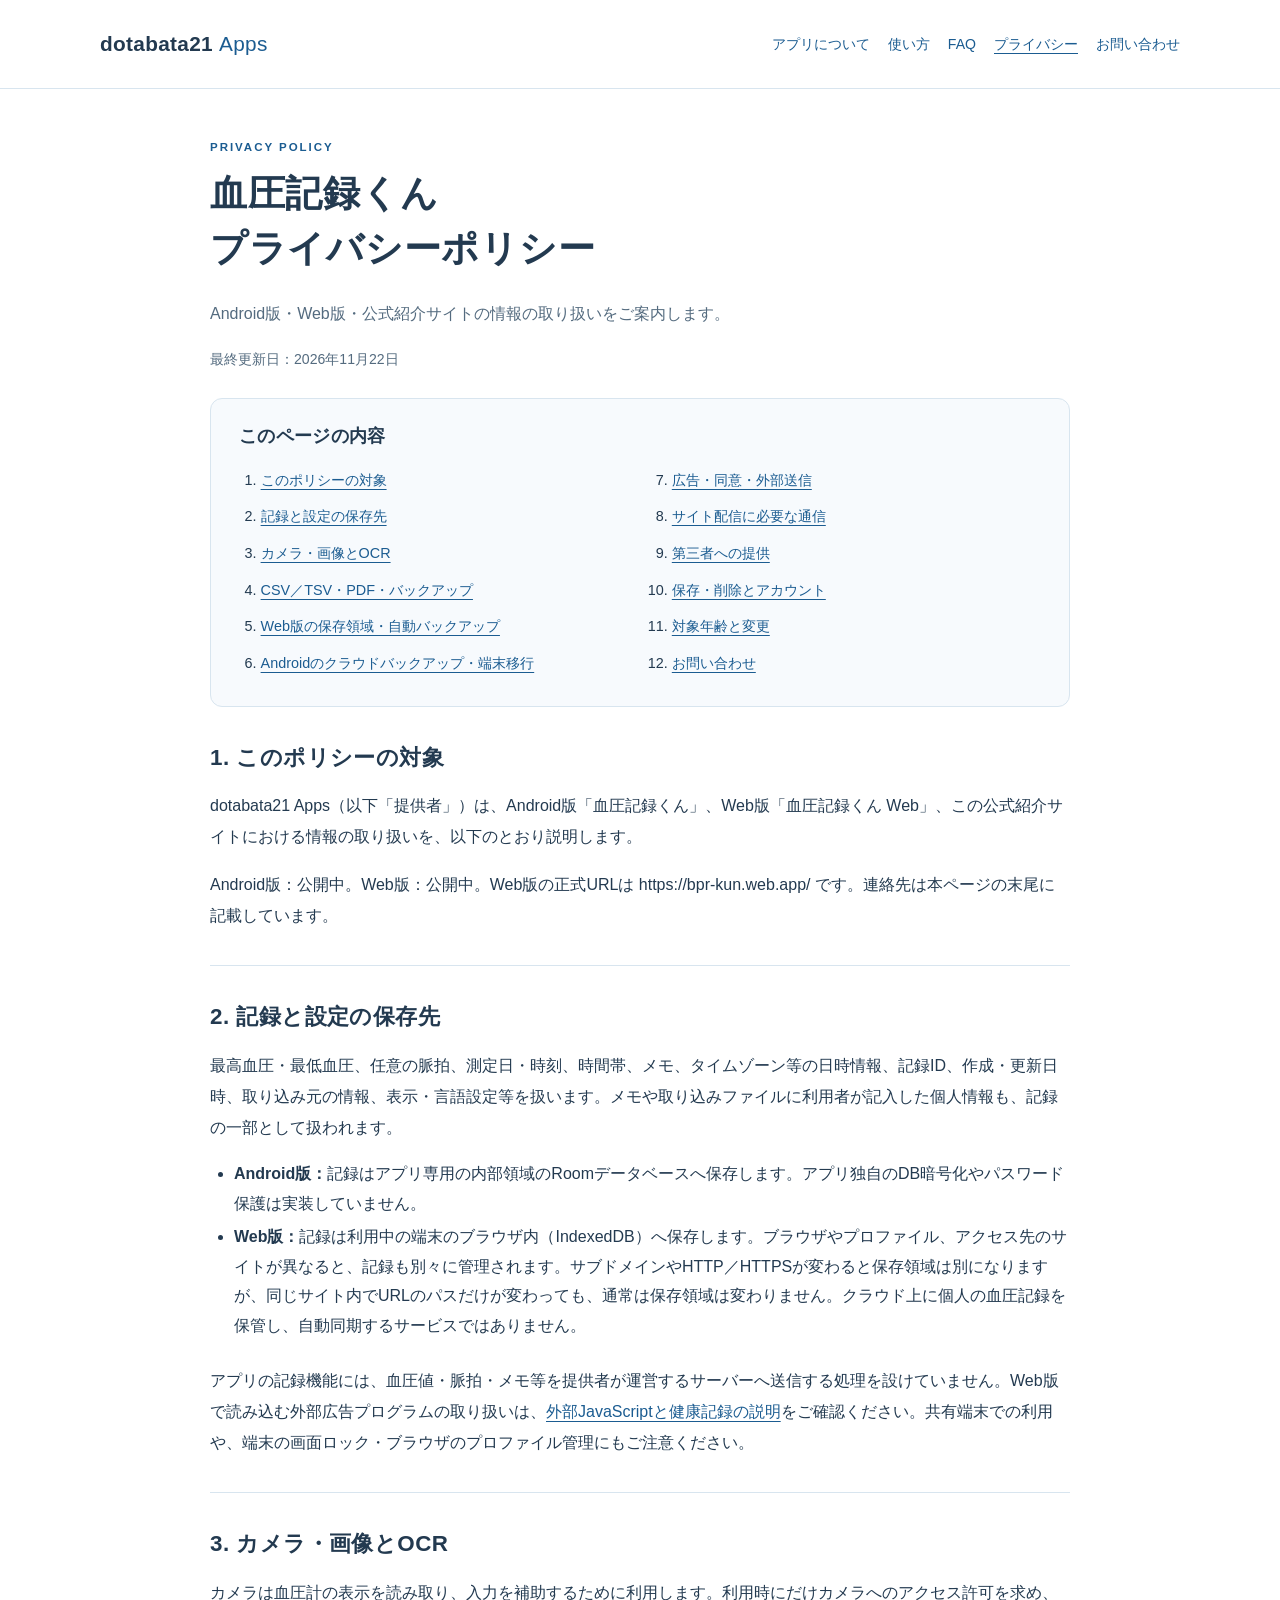
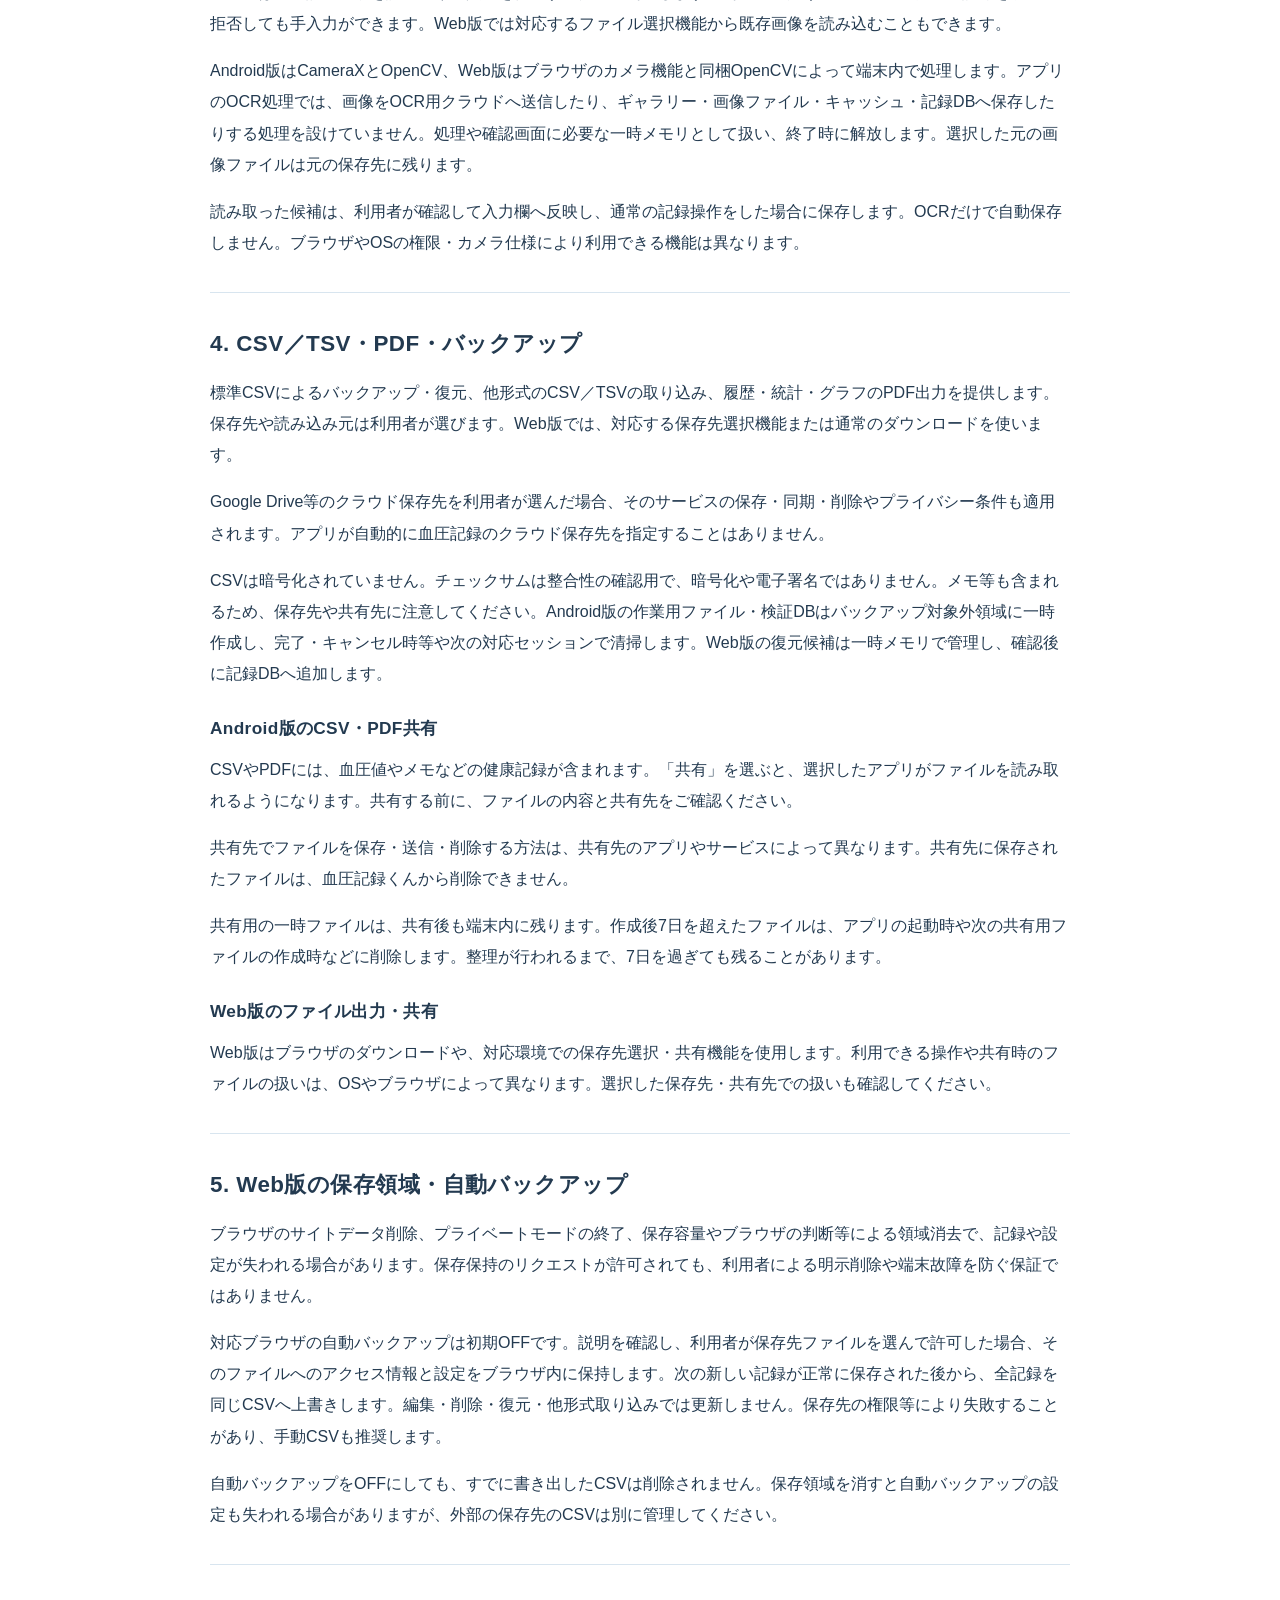
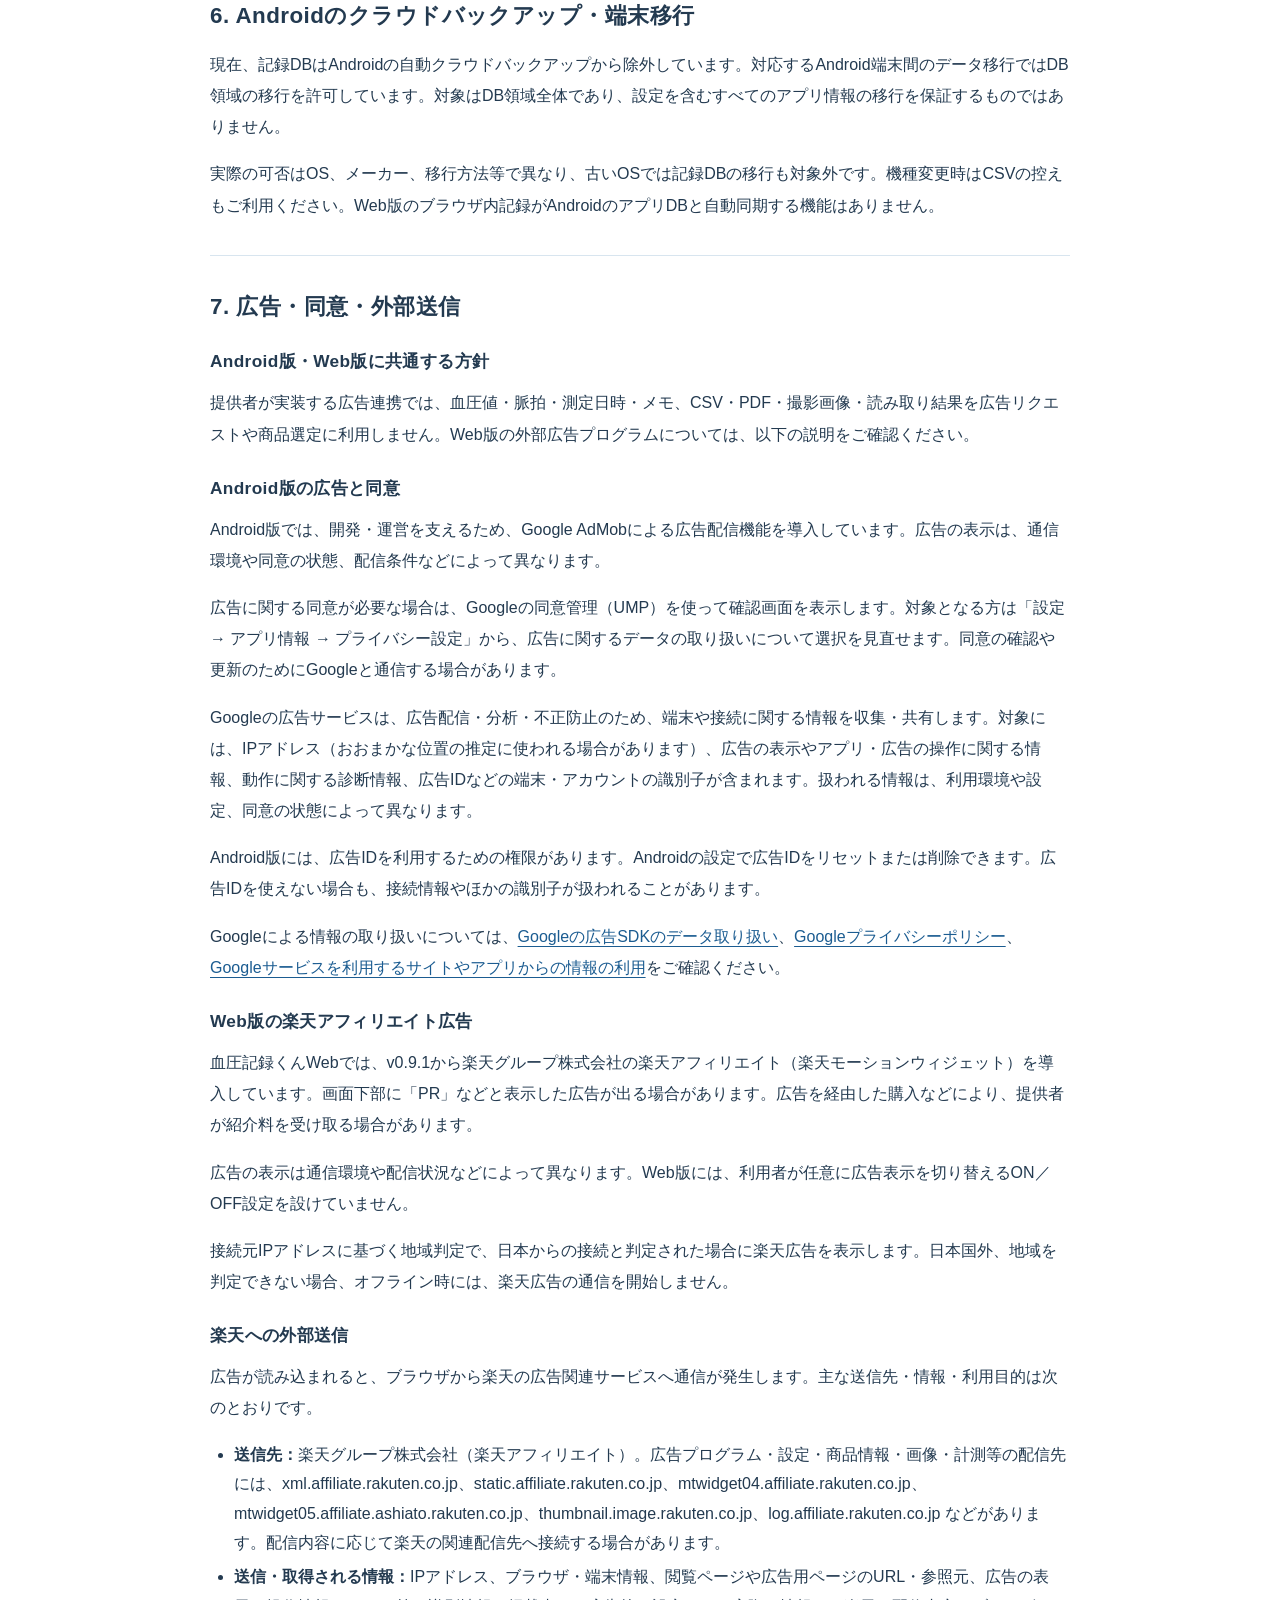
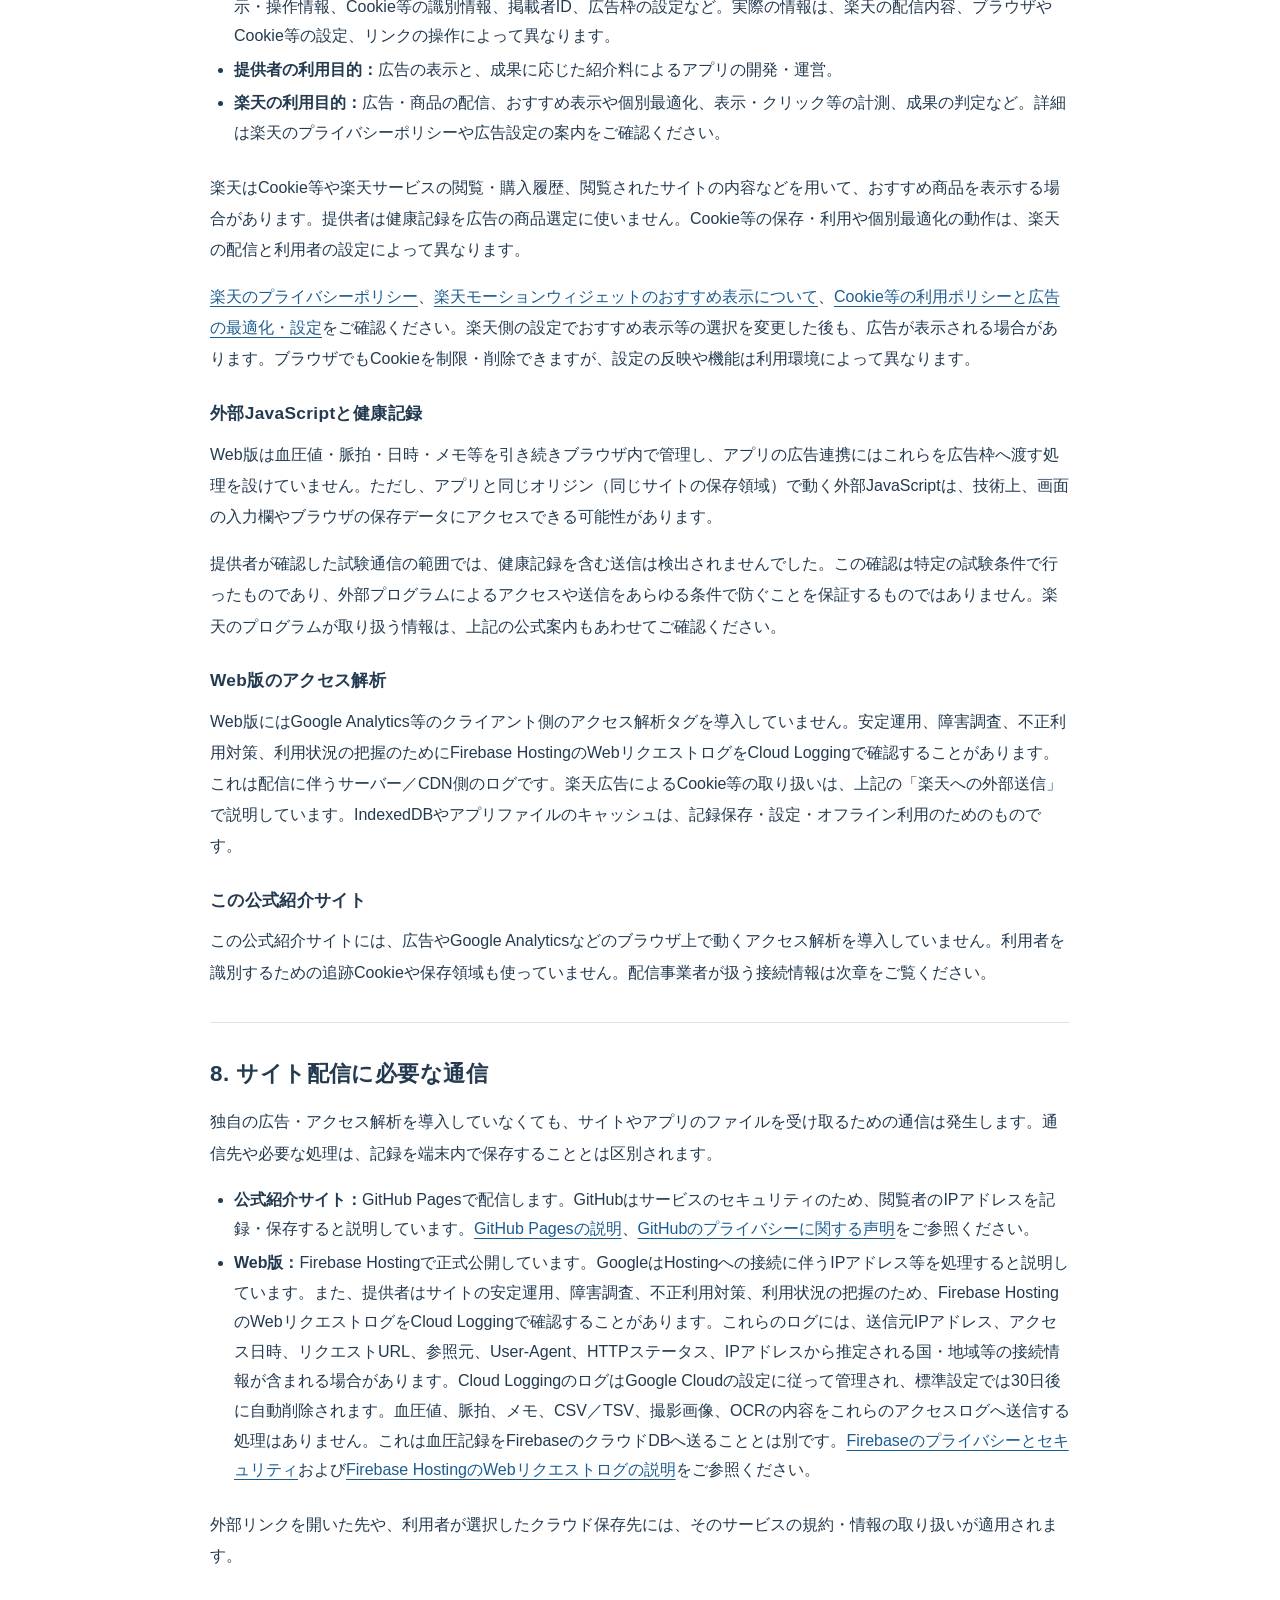
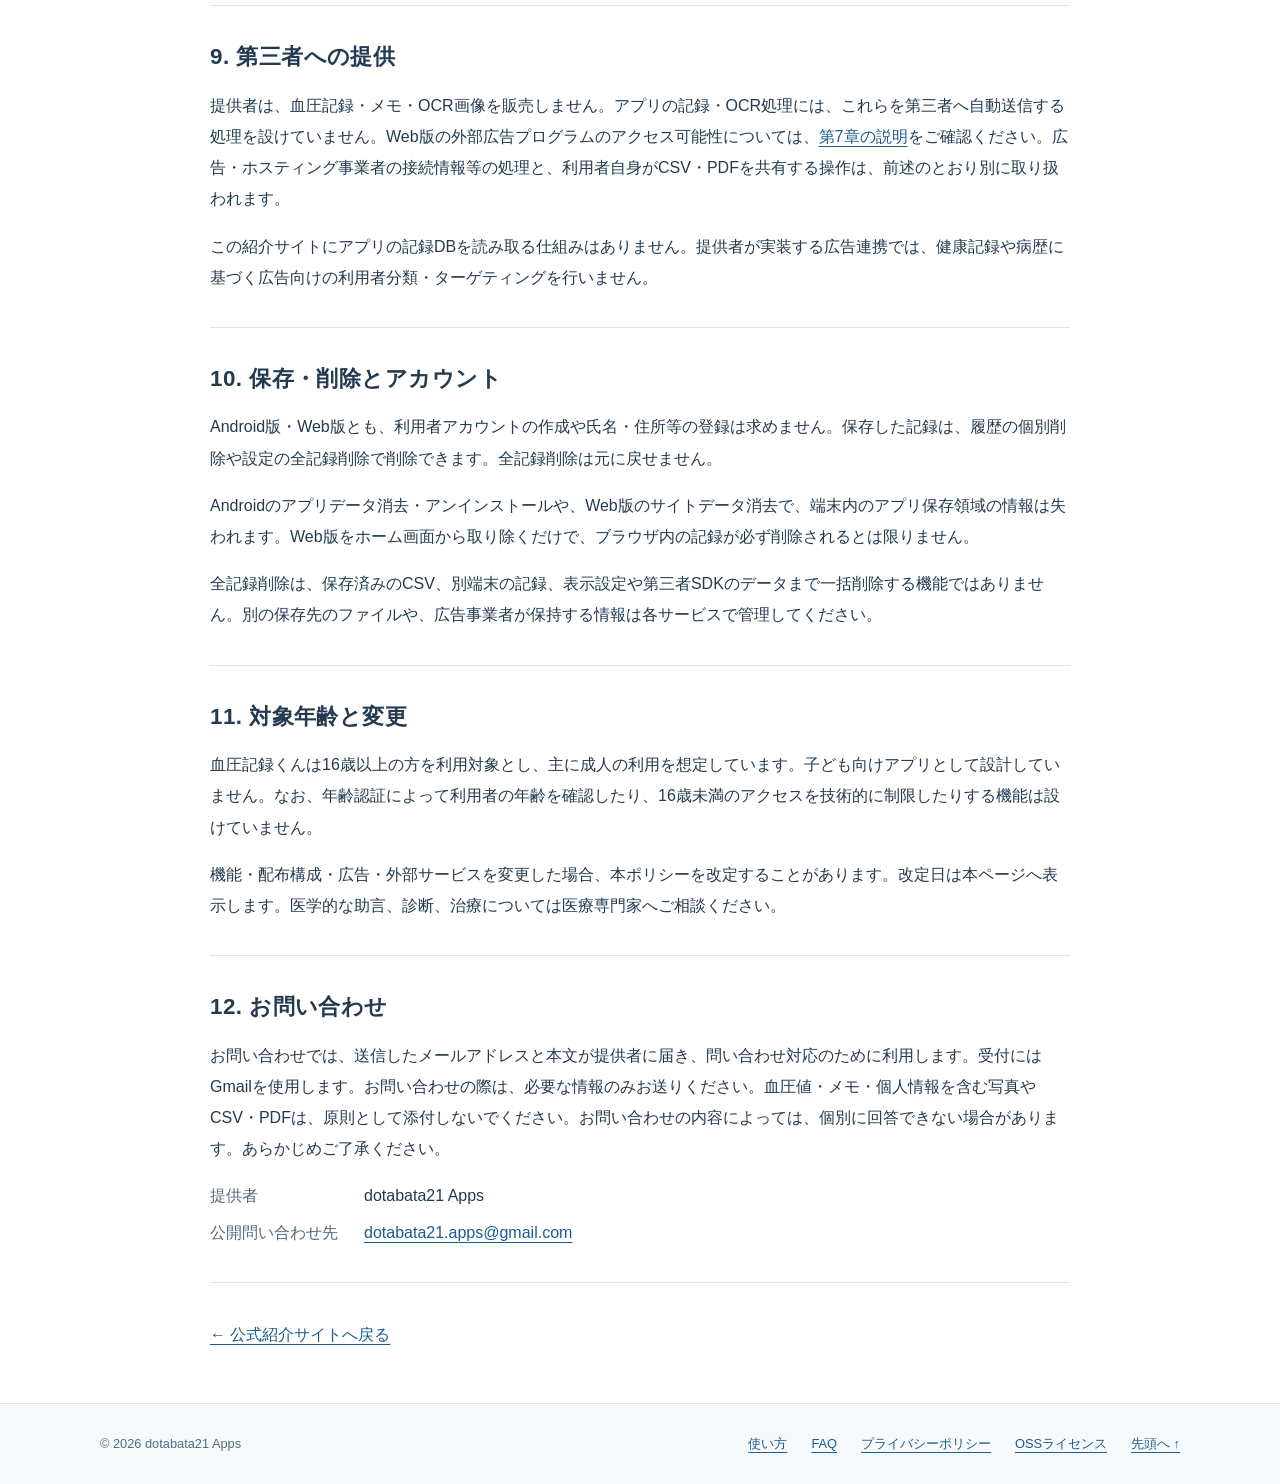
<file: privacy.html>
<!doctype html>
<html lang="ja">
<head>
  <meta charset="utf-8">
  <meta name="viewport" content="width=device-width, initial-scale=1">
  <meta name="description" content="血圧記録くんAndroid版・Web版・公式紹介サイトの情報の取り扱い。端末内の健康記録、OCR、バックアップ、広告に関する同意と情報の取り扱いをご案内します。">
  <meta name="theme-color" content="#edf5fc">
  <meta name="robots" content="index,follow">
  <title>プライバシーポリシー | 血圧記録くん Android・Web</title>
  <link rel="canonical" href="https://dotabata21.github.io/privacy.html">
  <meta property="og:type" content="website">
  <meta property="og:locale" content="ja_JP">
  <meta property="og:site_name" content="血圧記録くん | dotabata21 Apps">
  <meta property="og:title" content="プライバシーポリシー | 血圧記録くん Android・Web">
  <meta property="og:description" content="血圧記録くんAndroid版・Web版・公式紹介サイトの情報の取り扱い。端末内の健康記録、OCR、バックアップ、広告に関する同意と情報の取り扱いをご案内します。">
  <meta property="og:url" content="https://dotabata21.github.io/privacy.html">
  <meta property="og:image" content="https://dotabata21.github.io/images/blood-pressure-kun-hero.png">
  <meta property="og:image:width" content="2048">
  <meta property="og:image:height" content="768">
  <meta property="og:image:alt" content="血圧記録くんのキャラクターとアプリ名">
  <meta name="twitter:card" content="summary_large_image">
  <link rel="icon" type="image/png" href="images/blood-pressure-kun-icon.png">
  <link rel="apple-touch-icon" href="images/blood-pressure-kun-icon.png">
  <link rel="stylesheet" href="css/style.css">
  <script src="js/site.js" defer></script>
</head>
<body id="top">
  <a class="skip-link" href="#main">本文へ移動</a>
  <header class="site-header">
    <div class="container header-inner">
      <a class="brand" href="/" aria-label="dotabata21 Apps トップページ">dotabata21 <span>Apps</span></a>
      <nav aria-label="メインナビゲーション"><a href="/">アプリについて</a><a href="guide.html">使い方</a><a href="faq.html">FAQ</a><a href="privacy.html" aria-current="page">プライバシー</a><a href="/#contact">お問い合わせ</a></nav>
    </div>
  </header>
  <main id="main" class="container policy-container">
    <header class="policy-heading"><p class="eyebrow">PRIVACY POLICY</p><h1>血圧記録くん<br>プライバシーポリシー</h1><p>Android版・Web版・公式紹介サイトの情報の取り扱いをご案内します。</p><p class="policy-date">最終更新日：<time datetime="2026-11-22">2026年11月22日</time></p></header>
    <nav class="policy-contents" aria-labelledby="contents-title"><h2 id="contents-title">このページの内容</h2><ol><li><a href="#scope">このポリシーの対象</a></li><li><a href="#information">記録と設定の保存先</a></li><li><a href="#camera">カメラ・画像とOCR</a></li><li><a href="#files">CSV／TSV・PDF・バックアップ</a></li><li><a href="#web-backup">Web版の保存領域・自動バックアップ</a></li><li><a href="#backup">Androidのクラウドバックアップ・端末移行</a></li><li><a href="#advertising">広告・同意・外部送信</a></li><li><a href="#hosting">サイト配信に必要な通信</a></li><li><a href="#sharing">第三者への提供</a></li><li><a href="#deletion">保存・削除とアカウント</a></li><li><a href="#age">対象年齢と変更</a></li><li><a href="#contact">お問い合わせ</a></li></ol></nav>
    <section id="scope" class="policy-section"><h2>1. このポリシーの対象</h2><p>dotabata21 Apps（以下「提供者」）は、Android版「血圧記録くん」、Web版「血圧記録くん Web」、この公式紹介サイトにおける情報の取り扱いを、以下のとおり説明します。</p><p>Android版：<span data-release-status="android">公開中</span>。Web版：<span data-release-status="web">公開中</span>。Web版の正式URLは https://bpr-kun.web.app/ です。連絡先は本ページの末尾に記載しています。</p></section>
    <section id="information" class="policy-section"><h2>2. 記録と設定の保存先</h2><p>最高血圧・最低血圧、任意の脈拍、測定日・時刻、時間帯、メモ、タイムゾーン等の日時情報、記録ID、作成・更新日時、取り込み元の情報、表示・言語設定等を扱います。メモや取り込みファイルに利用者が記入した個人情報も、記録の一部として扱われます。</p><ul><li><strong>Android版：</strong>記録はアプリ専用の内部領域のRoomデータベースへ保存します。アプリ独自のDB暗号化やパスワード保護は実装していません。</li><li><strong>Web版：</strong>記録は利用中の端末のブラウザ内（IndexedDB）へ保存します。ブラウザやプロファイル、アクセス先のサイトが異なると、記録も別々に管理されます。サブドメインやHTTP／HTTPSが変わると保存領域は別になりますが、同じサイト内でURLのパスだけが変わっても、通常は保存領域は変わりません。クラウド上に個人の血圧記録を保管し、自動同期するサービスではありません。</li></ul><p>アプリの記録機能には、血圧値・脈拍・メモ等を提供者が運営するサーバーへ送信する処理を設けていません。Web版で読み込む外部広告プログラムの取り扱いは、<a href="#web-ad-data">外部JavaScriptと健康記録の説明</a>をご確認ください。共有端末での利用や、端末の画面ロック・ブラウザのプロファイル管理にもご注意ください。</p></section>
    <section id="camera" class="policy-section"><h2>3. カメラ・画像とOCR</h2><p>カメラは血圧計の表示を読み取り、入力を補助するために利用します。利用時にだけカメラへのアクセス許可を求め、拒否しても手入力ができます。Web版では対応するファイル選択機能から既存画像を読み込むこともできます。</p><p>Android版はCameraXとOpenCV、Web版はブラウザのカメラ機能と同梱OpenCVによって端末内で処理します。アプリのOCR処理では、画像をOCR用クラウドへ送信したり、ギャラリー・画像ファイル・キャッシュ・記録DBへ保存したりする処理を設けていません。処理や確認画面に必要な一時メモリとして扱い、終了時に解放します。選択した元の画像ファイルは元の保存先に残ります。</p><p>読み取った候補は、利用者が確認して入力欄へ反映し、通常の記録操作をした場合に保存します。OCRだけで自動保存しません。ブラウザやOSの権限・カメラ仕様により利用できる機能は異なります。</p></section>
    <section id="files" class="policy-section"><h2>4. CSV／TSV・PDF・バックアップ</h2><p>標準CSVによるバックアップ・復元、他形式のCSV／TSVの取り込み、履歴・統計・グラフのPDF出力を提供します。保存先や読み込み元は利用者が選びます。Web版では、対応する保存先選択機能または通常のダウンロードを使います。</p><p>Google Drive等のクラウド保存先を利用者が選んだ場合、そのサービスの保存・同期・削除やプライバシー条件も適用されます。アプリが自動的に血圧記録のクラウド保存先を指定することはありません。</p><p>CSVは暗号化されていません。チェックサムは整合性の確認用で、暗号化や電子署名ではありません。メモ等も含まれるため、保存先や共有先に注意してください。Android版の作業用ファイル・検証DBはバックアップ対象外領域に一時作成し、完了・キャンセル時等や次の対応セッションで清掃します。Web版の復元候補は一時メモリで管理し、確認後に記録DBへ追加します。</p><h3>Android版のCSV・PDF共有</h3><p>CSVやPDFには、血圧値やメモなどの健康記録が含まれます。「共有」を選ぶと、選択したアプリがファイルを読み取れるようになります。共有する前に、ファイルの内容と共有先をご確認ください。</p><p>共有先でファイルを保存・送信・削除する方法は、共有先のアプリやサービスによって異なります。共有先に保存されたファイルは、血圧記録くんから削除できません。</p><p>共有用の一時ファイルは、共有後も端末内に残ります。作成後7日を超えたファイルは、アプリの起動時や次の共有用ファイルの作成時などに削除します。整理が行われるまで、7日を過ぎても残ることがあります。</p><h3>Web版のファイル出力・共有</h3><p>Web版はブラウザのダウンロードや、対応環境での保存先選択・共有機能を使用します。利用できる操作や共有時のファイルの扱いは、OSやブラウザによって異なります。選択した保存先・共有先での扱いも確認してください。</p></section>
    <section id="web-backup" class="policy-section"><h2>5. Web版の保存領域・自動バックアップ</h2><p>ブラウザのサイトデータ削除、プライベートモードの終了、保存容量やブラウザの判断等による領域消去で、記録や設定が失われる場合があります。保存保持のリクエストが許可されても、利用者による明示削除や端末故障を防ぐ保証ではありません。</p><p>対応ブラウザの自動バックアップは初期OFFです。説明を確認し、利用者が保存先ファイルを選んで許可した場合、そのファイルへのアクセス情報と設定をブラウザ内に保持します。次の新しい記録が正常に保存された後から、全記録を同じCSVへ上書きします。編集・削除・復元・他形式取り込みでは更新しません。保存先の権限等により失敗することがあり、手動CSVも推奨します。</p><p>自動バックアップをOFFにしても、すでに書き出したCSVは削除されません。保存領域を消すと自動バックアップの設定も失われる場合がありますが、外部の保存先のCSVは別に管理してください。</p></section>
    <section id="backup" class="policy-section"><h2>6. Androidのクラウドバックアップ・端末移行</h2><p>現在、記録DBはAndroidの自動クラウドバックアップから除外しています。対応するAndroid端末間のデータ移行ではDB領域の移行を許可しています。対象はDB領域全体であり、設定を含むすべてのアプリ情報の移行を保証するものではありません。</p><p>実際の可否はOS、メーカー、移行方法等で異なり、古いOSでは記録DBの移行も対象外です。機種変更時はCSVの控えもご利用ください。Web版のブラウザ内記録がAndroidのアプリDBと自動同期する機能はありません。</p></section>
    <section id="advertising" class="policy-section">
      <h2>7. 広告・同意・外部送信</h2>
      <h3>Android版・Web版に共通する方針</h3>
      <p>提供者が実装する広告連携では、血圧値・脈拍・測定日時・メモ、CSV・PDF・撮影画像・読み取り結果を広告リクエストや商品選定に利用しません。Web版の外部広告プログラムについては、以下の説明をご確認ください。</p>
      <h3>Android版の広告と同意</h3>
      <p>Android版では、開発・運営を支えるため、Google AdMobによる広告配信機能を導入しています。広告の表示は、通信環境や同意の状態、配信条件などによって異なります。</p>
      <p>広告に関する同意が必要な場合は、Googleの同意管理（UMP）を使って確認画面を表示します。対象となる方は「設定 → アプリ情報 → プライバシー設定」から、広告に関するデータの取り扱いについて選択を見直せます。同意の確認や更新のためにGoogleと通信する場合があります。</p>
      <p>Googleの広告サービスは、広告配信・分析・不正防止のため、端末や接続に関する情報を収集・共有します。対象には、IPアドレス（おおまかな位置の推定に使われる場合があります）、広告の表示やアプリ・広告の操作に関する情報、動作に関する診断情報、広告IDなどの端末・アカウントの識別子が含まれます。扱われる情報は、利用環境や設定、同意の状態によって異なります。</p>
      <p>Android版には、広告IDを利用するための権限があります。Androidの設定で広告IDをリセットまたは削除できます。広告IDを使えない場合も、接続情報やほかの識別子が扱われることがあります。</p>
      <p>Googleによる情報の取り扱いについては、<a href="https://developers.google.com/admob/android/next-gen/privacy/play-data-disclosure?hl=ja">Googleの広告SDKのデータ取り扱い</a>、<a href="https://policies.google.com/privacy?hl=ja">Googleプライバシーポリシー</a>、<a href="https://policies.google.com/technologies/partner-sites?hl=ja">Googleサービスを利用するサイトやアプリからの情報の利用</a>をご確認ください。</p>
      <h3 id="web-advertising">Web版の楽天アフィリエイト広告</h3>
      <p>血圧記録くんWebでは、v0.9.1から楽天グループ株式会社の楽天アフィリエイト（楽天モーションウィジェット）を導入しています。画面下部に「PR」などと表示した広告が出る場合があります。広告を経由した購入などにより、提供者が紹介料を受け取る場合があります。</p>
      <p>広告の表示は通信環境や配信状況などによって異なります。Web版には、利用者が任意に広告表示を切り替えるON／OFF設定を設けていません。</p>
      <p>接続元IPアドレスに基づく地域判定で、日本からの接続と判定された場合に楽天広告を表示します。日本国外、地域を判定できない場合、オフライン時には、楽天広告の通信を開始しません。</p>
      <h3 id="external-transmission">楽天への外部送信</h3>
      <p>広告が読み込まれると、ブラウザから楽天の広告関連サービスへ通信が発生します。主な送信先・情報・利用目的は次のとおりです。</p>
      <ul>
        <li><strong>送信先：</strong>楽天グループ株式会社（楽天アフィリエイト）。広告プログラム・設定・商品情報・画像・計測等の配信先には、xml.affiliate.rakuten.co.jp、static.affiliate.rakuten.co.jp、mtwidget04.affiliate.rakuten.co.jp、mtwidget05.affiliate.ashiato.rakuten.co.jp、thumbnail.image.rakuten.co.jp、log.affiliate.rakuten.co.jp などがあります。配信内容に応じて楽天の関連配信先へ接続する場合があります。</li>
        <li><strong>送信・取得される情報：</strong>IPアドレス、ブラウザ・端末情報、閲覧ページや広告用ページのURL・参照元、広告の表示・操作情報、Cookie等の識別情報、掲載者ID、広告枠の設定など。実際の情報は、楽天の配信内容、ブラウザやCookie等の設定、リンクの操作によって異なります。</li>
        <li><strong>提供者の利用目的：</strong>広告の表示と、成果に応じた紹介料によるアプリの開発・運営。</li>
        <li><strong>楽天の利用目的：</strong>広告・商品の配信、おすすめ表示や個別最適化、表示・クリック等の計測、成果の判定など。詳細は楽天のプライバシーポリシーや広告設定の案内をご確認ください。</li>
      </ul>
      <p>楽天はCookie等や楽天サービスの閲覧・購入履歴、閲覧されたサイトの内容などを用いて、おすすめ商品を表示する場合があります。提供者は健康記録を広告の商品選定に使いません。Cookie等の保存・利用や個別最適化の動作は、楽天の配信と利用者の設定によって異なります。</p>
      <p><a href="https://privacy.rakuten.co.jp/">楽天のプライバシーポリシー</a>、<a href="https://xml.affiliate.rakuten.co.jp/personalize/">楽天モーションウィジェットのおすすめ表示について</a>、<a href="https://grp12.ias.rakuten.co.jp/optout/">Cookie等の利用ポリシーと広告の最適化・設定</a>をご確認ください。楽天側の設定でおすすめ表示等の選択を変更した後も、広告が表示される場合があります。ブラウザでもCookieを制限・削除できますが、設定の反映や機能は利用環境によって異なります。</p>
      <h3 id="web-ad-data">外部JavaScriptと健康記録</h3>
      <p>Web版は血圧値・脈拍・日時・メモ等を引き続きブラウザ内で管理し、アプリの広告連携にはこれらを広告枠へ渡す処理を設けていません。ただし、アプリと同じオリジン（同じサイトの保存領域）で動く外部JavaScriptは、技術上、画面の入力欄やブラウザの保存データにアクセスできる可能性があります。</p>
      <p>提供者が確認した試験通信の範囲では、健康記録を含む送信は検出されませんでした。この確認は特定の試験条件で行ったものであり、外部プログラムによるアクセスや送信をあらゆる条件で防ぐことを保証するものではありません。楽天のプログラムが取り扱う情報は、上記の公式案内もあわせてご確認ください。</p>
      <h3>Web版のアクセス解析</h3>
      <p>Web版にはGoogle Analytics等のクライアント側のアクセス解析タグを導入していません。安定運用、障害調査、不正利用対策、利用状況の把握のためにFirebase HostingのWebリクエストログをCloud Loggingで確認することがあります。これは配信に伴うサーバー／CDN側のログです。楽天広告によるCookie等の取り扱いは、上記の「楽天への外部送信」で説明しています。IndexedDBやアプリファイルのキャッシュは、記録保存・設定・オフライン利用のためのものです。</p>
      <h3>この公式紹介サイト</h3>
      <p>この公式紹介サイトには、広告やGoogle Analyticsなどのブラウザ上で動くアクセス解析を導入していません。利用者を識別するための追跡Cookieや保存領域も使っていません。配信事業者が扱う接続情報は次章をご覧ください。</p>
    </section>
    <section id="hosting" class="policy-section"><h2>8. サイト配信に必要な通信</h2><p>独自の広告・アクセス解析を導入していなくても、サイトやアプリのファイルを受け取るための通信は発生します。通信先や必要な処理は、記録を端末内で保存することとは区別されます。</p><ul><li><strong>公式紹介サイト：</strong>GitHub Pagesで配信します。GitHubはサービスのセキュリティのため、閲覧者のIPアドレスを記録・保存すると説明しています。<a href="https://docs.github.com/en/pages/getting-started-with-github-pages/what-is-github-pages#data-collection">GitHub Pagesの説明</a>、<a href="https://docs.github.com/en/site-policy/privacy-policies/github-general-privacy-statement">GitHubのプライバシーに関する声明</a>をご参照ください。</li><li><strong>Web版：</strong>Firebase Hostingで正式公開しています。GoogleはHostingへの接続に伴うIPアドレス等を処理すると説明しています。また、提供者はサイトの安定運用、障害調査、不正利用対策、利用状況の把握のため、Firebase HostingのWebリクエストログをCloud Loggingで確認することがあります。これらのログには、送信元IPアドレス、アクセス日時、リクエストURL、参照元、User-Agent、HTTPステータス、IPアドレスから推定される国・地域等の接続情報が含まれる場合があります。Cloud LoggingのログはGoogle Cloudの設定に従って管理され、標準設定では30日後に自動削除されます。血圧値、脈拍、メモ、CSV／TSV、撮影画像、OCRの内容をこれらのアクセスログへ送信する処理はありません。これは血圧記録をFirebaseのクラウドDBへ送ることとは別です。<a href="https://firebase.google.com/support/privacy">Firebaseのプライバシーとセキュリティ</a>および<a href="https://firebase.google.com/docs/hosting/web-request-logs-and-metrics">Firebase HostingのWebリクエストログの説明</a>をご参照ください。</li></ul><p>外部リンクを開いた先や、利用者が選択したクラウド保存先には、そのサービスの規約・情報の取り扱いが適用されます。</p></section>
    <section id="sharing" class="policy-section"><h2>9. 第三者への提供</h2><p>提供者は、血圧記録・メモ・OCR画像を販売しません。アプリの記録・OCR処理には、これらを第三者へ自動送信する処理を設けていません。Web版の外部広告プログラムのアクセス可能性については、<a href="#web-ad-data">第7章の説明</a>をご確認ください。広告・ホスティング事業者の接続情報等の処理と、利用者自身がCSV・PDFを共有する操作は、前述のとおり別に取り扱われます。</p><p>この紹介サイトにアプリの記録DBを読み取る仕組みはありません。提供者が実装する広告連携では、健康記録や病歴に基づく広告向けの利用者分類・ターゲティングを行いません。</p></section>
    <section id="deletion" class="policy-section"><h2>10. 保存・削除とアカウント</h2><p>Android版・Web版とも、利用者アカウントの作成や氏名・住所等の登録は求めません。保存した記録は、履歴の個別削除や設定の全記録削除で削除できます。全記録削除は元に戻せません。</p><p>Androidのアプリデータ消去・アンインストールや、Web版のサイトデータ消去で、端末内のアプリ保存領域の情報は失われます。Web版をホーム画面から取り除くだけで、ブラウザ内の記録が必ず削除されるとは限りません。</p><p>全記録削除は、保存済みのCSV、別端末の記録、表示設定や第三者SDKのデータまで一括削除する機能ではありません。別の保存先のファイルや、広告事業者が保持する情報は各サービスで管理してください。</p></section>
    <section id="age" class="policy-section"><h2>11. 対象年齢と変更</h2><p>血圧記録くんは16歳以上の方を利用対象とし、主に成人の利用を想定しています。子ども向けアプリとして設計していません。なお、年齢認証によって利用者の年齢を確認したり、16歳未満のアクセスを技術的に制限したりする機能は設けていません。</p><p>機能・配布構成・広告・外部サービスを変更した場合、本ポリシーを改定することがあります。改定日は本ページへ表示します。医学的な助言、診断、治療については医療専門家へご相談ください。</p></section>
    <section id="contact" class="policy-section policy-contact"><h2>12. お問い合わせ</h2><p>お問い合わせでは、送信したメールアドレスと本文が提供者に届き、問い合わせ対応のために利用します。受付にはGmailを使用します。お問い合わせの際は、必要な情報のみお送りください。血圧値・メモ・個人情報を含む写真やCSV・PDFは、原則として添付しないでください。お問い合わせの内容によっては、個別に回答できない場合があります。あらかじめご了承ください。</p><dl><dt>提供者</dt><dd>dotabata21 Apps</dd><dt>公開問い合わせ先</dt><dd><a href="mailto:dotabata21.apps@gmail.com">dotabata21.apps@gmail.com</a></dd></dl></section>
    <a class="back-link" href="/">← 公式紹介サイトへ戻る</a>
  </main>
  <footer class="site-footer">
    <div class="container footer-inner">
      <small>© 2026 dotabata21 Apps</small>
      <a href="guide.html">使い方</a>
      <a href="faq.html">FAQ</a>
      <a href="privacy.html">プライバシーポリシー</a>
      <a href="licenses.html">OSSライセンス</a>
      <a href="#top">先頭へ ↑</a>
    </div>
  </footer>
</body>
</html>
</file>
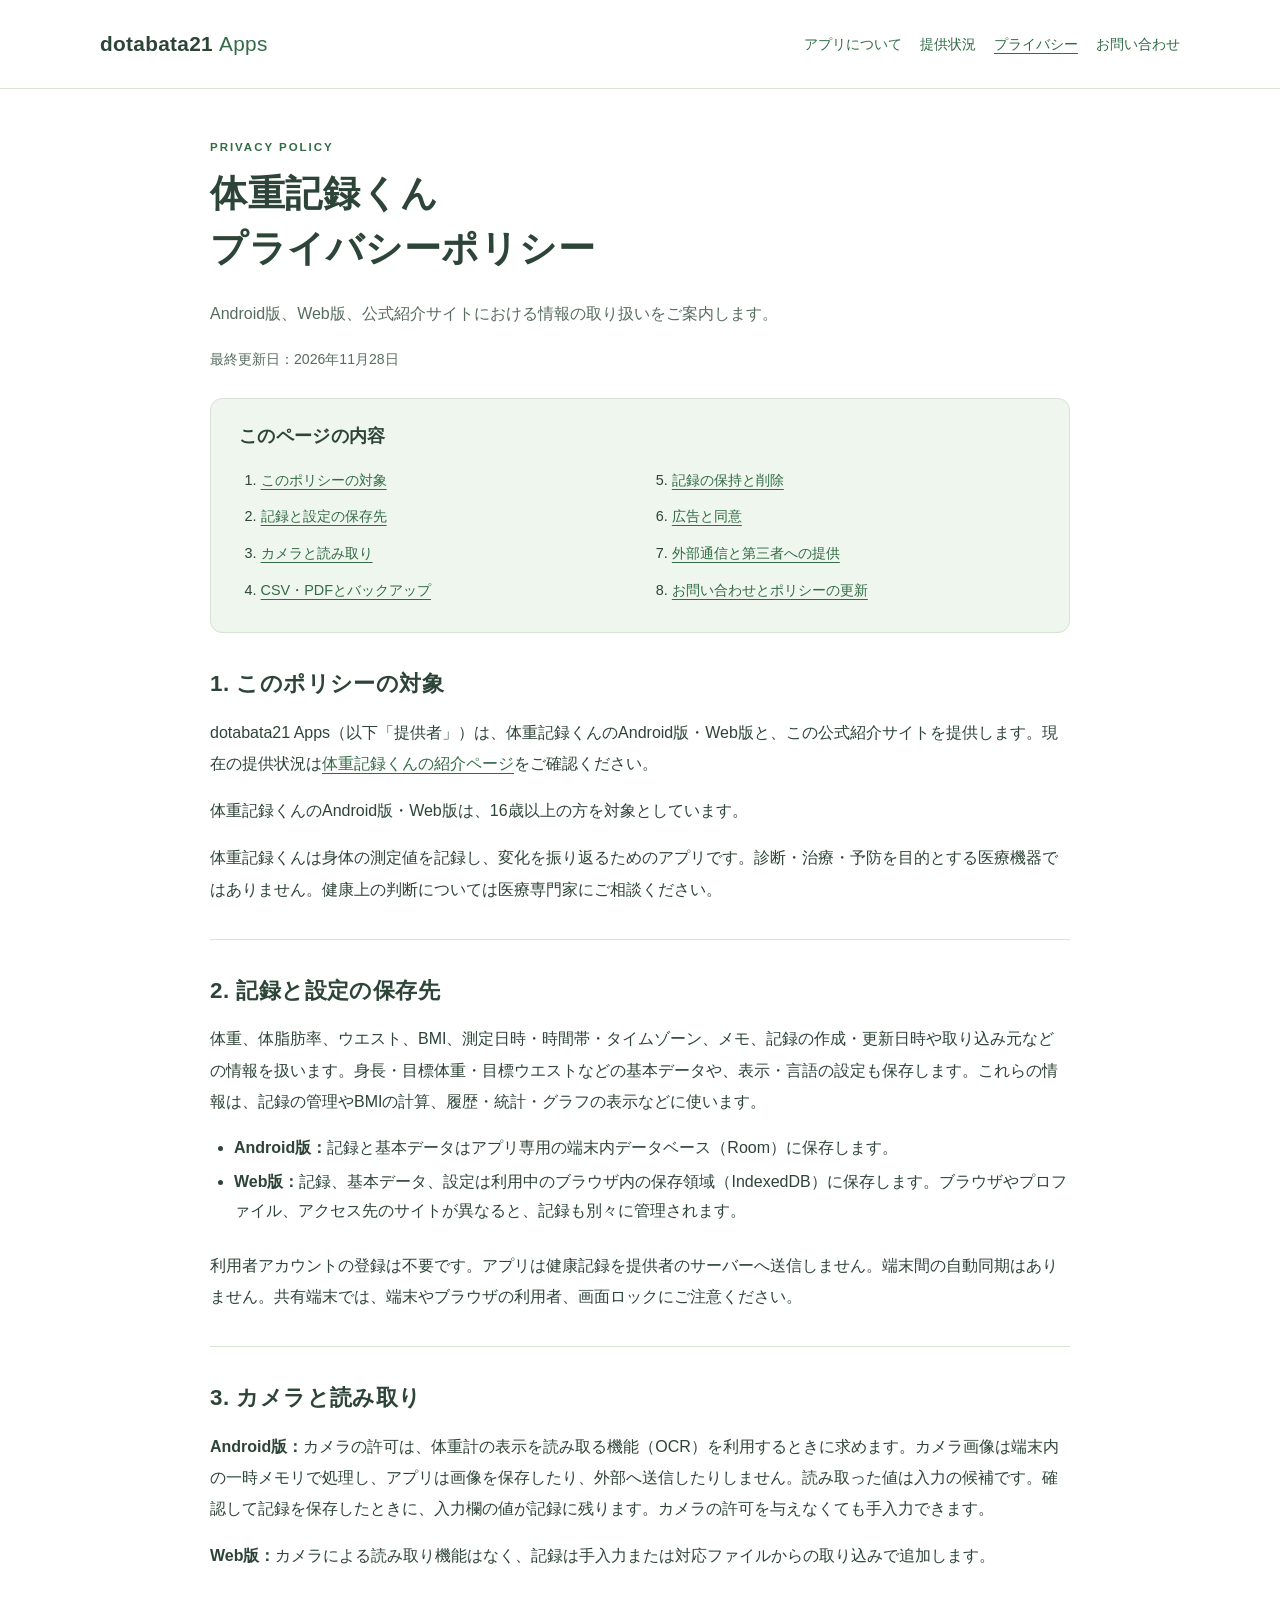
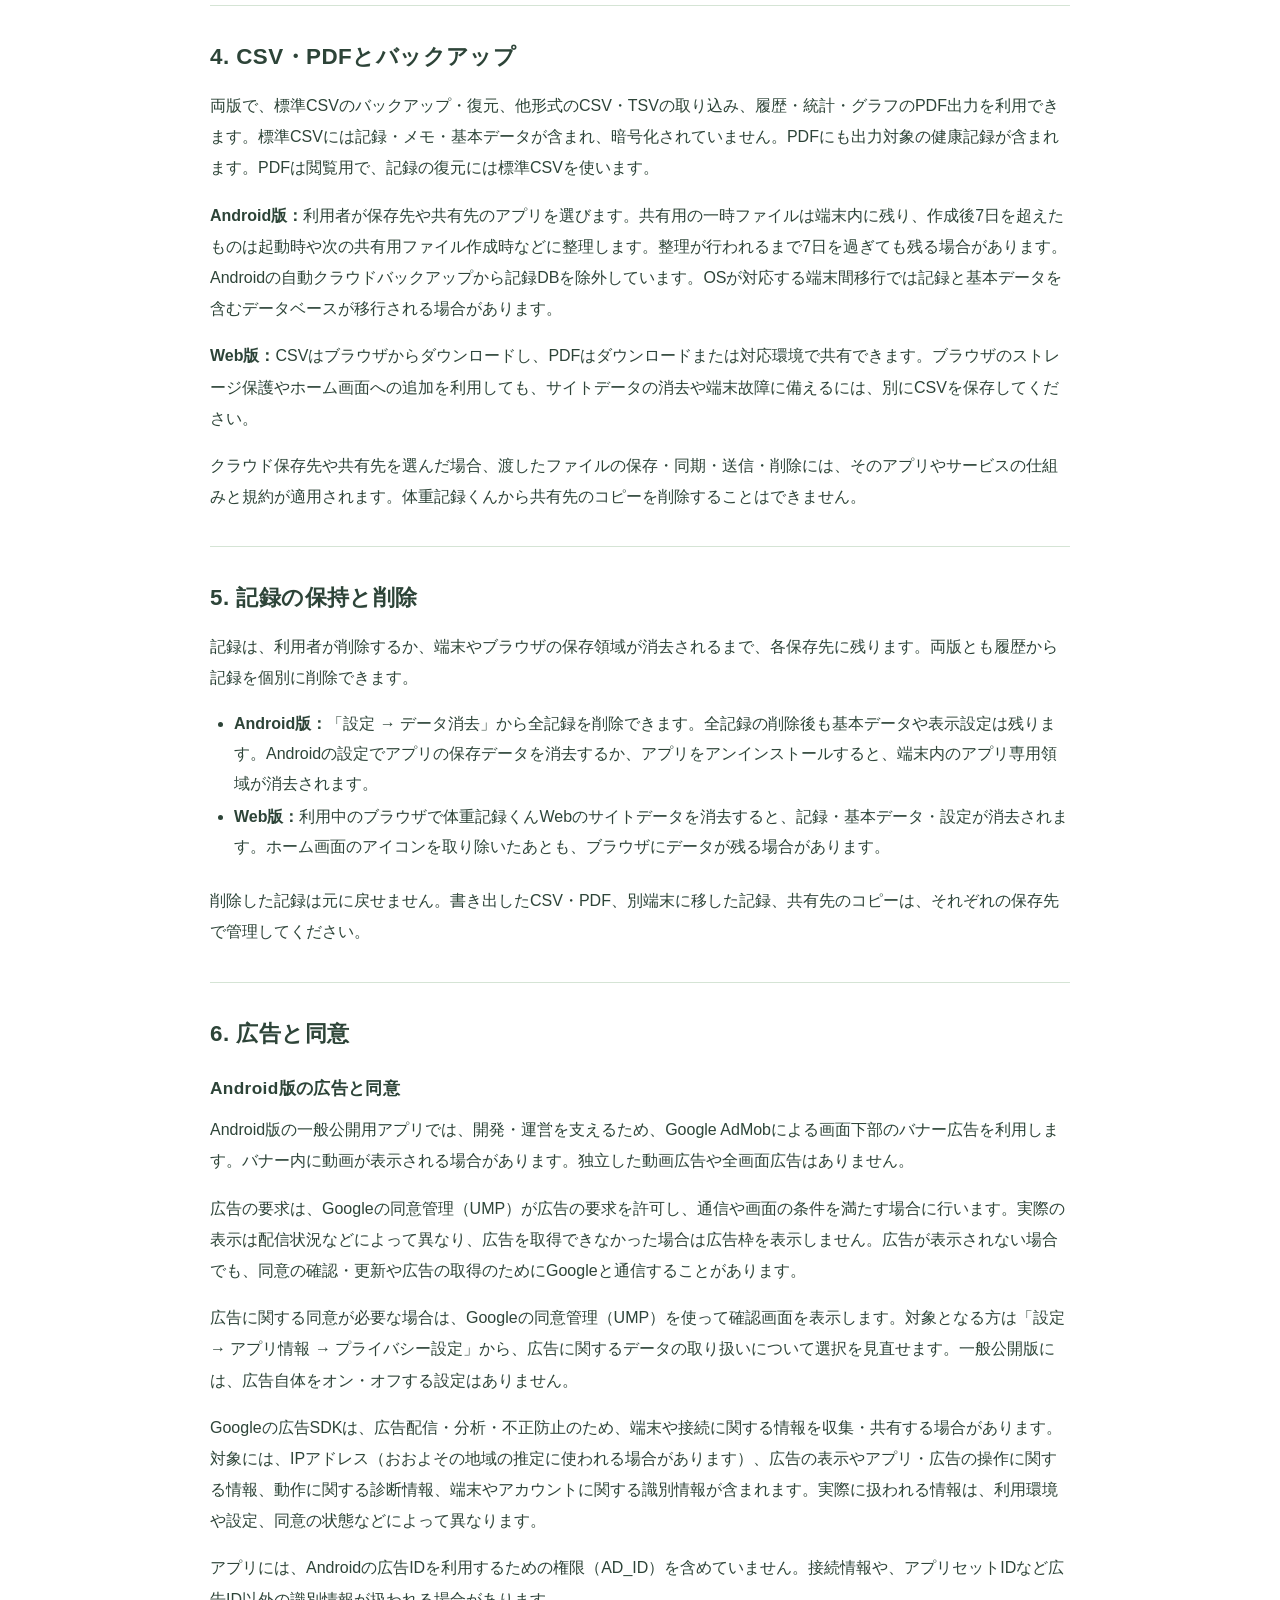
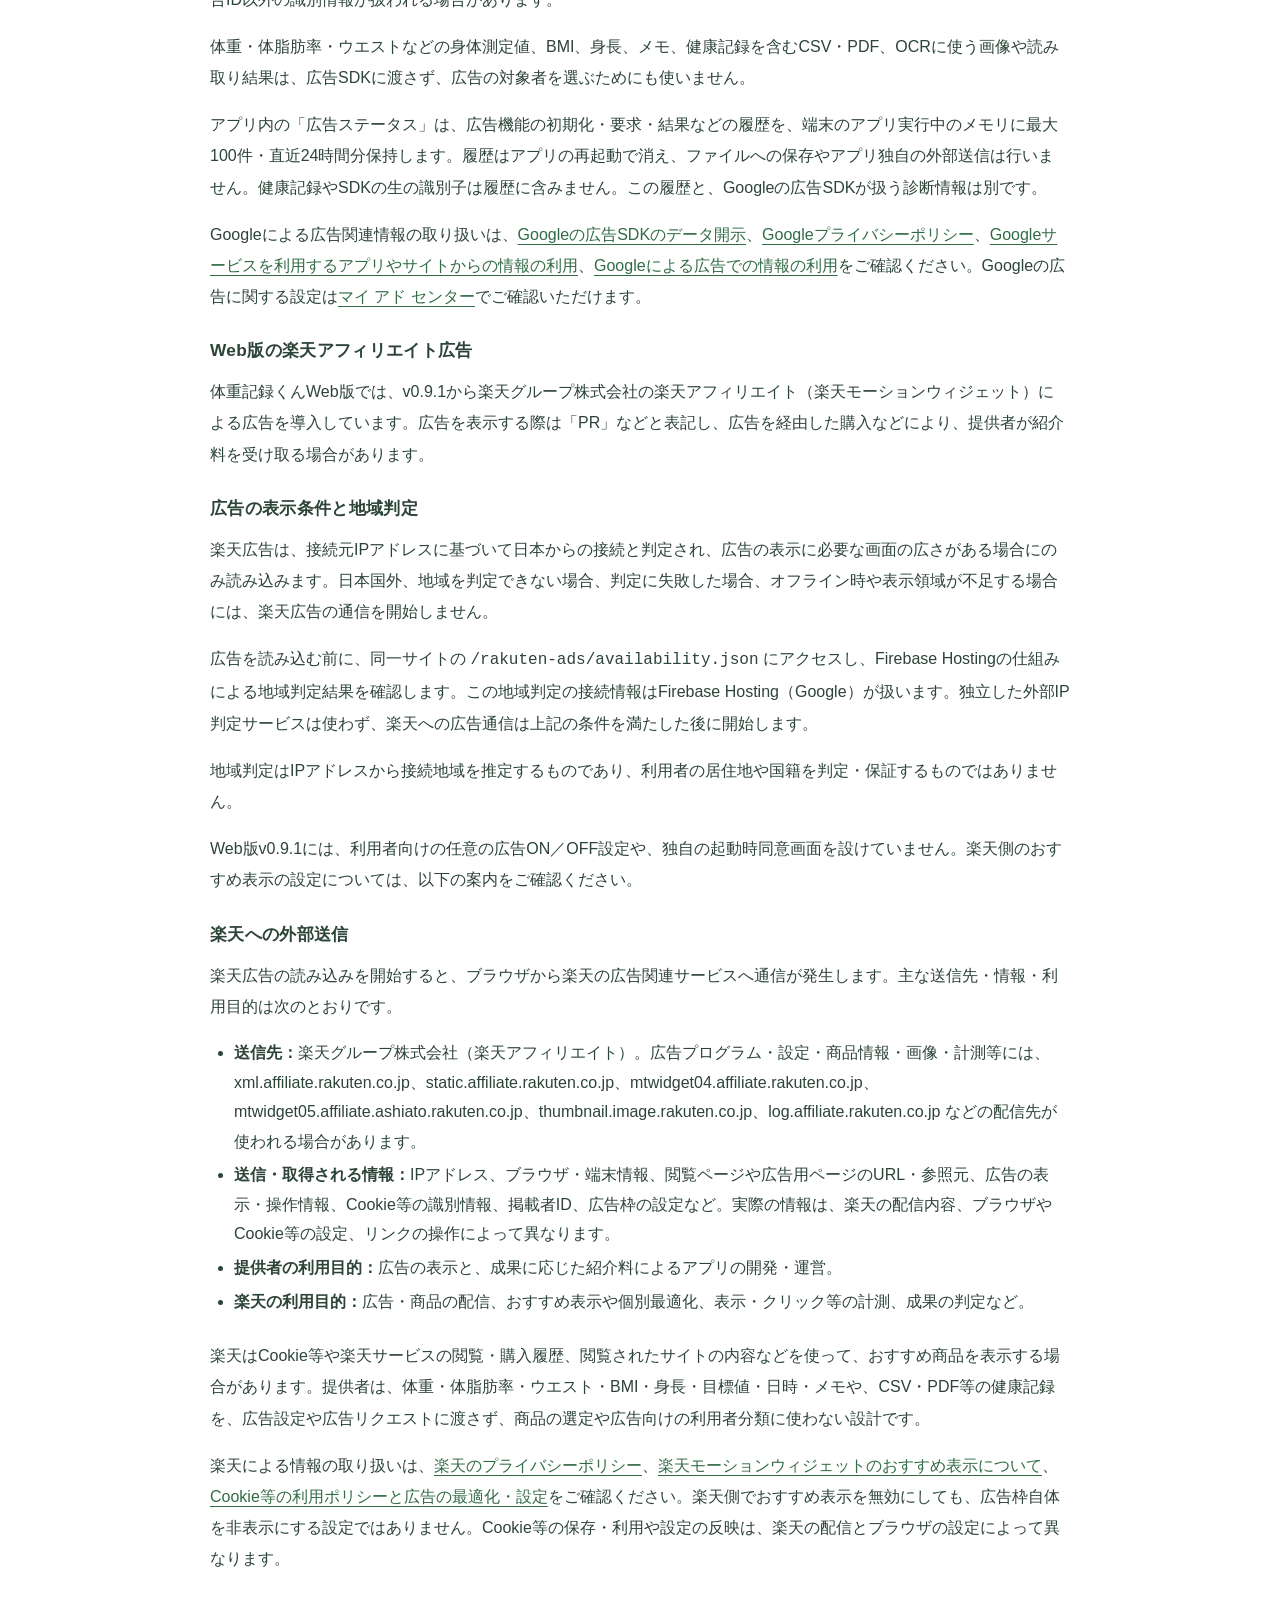
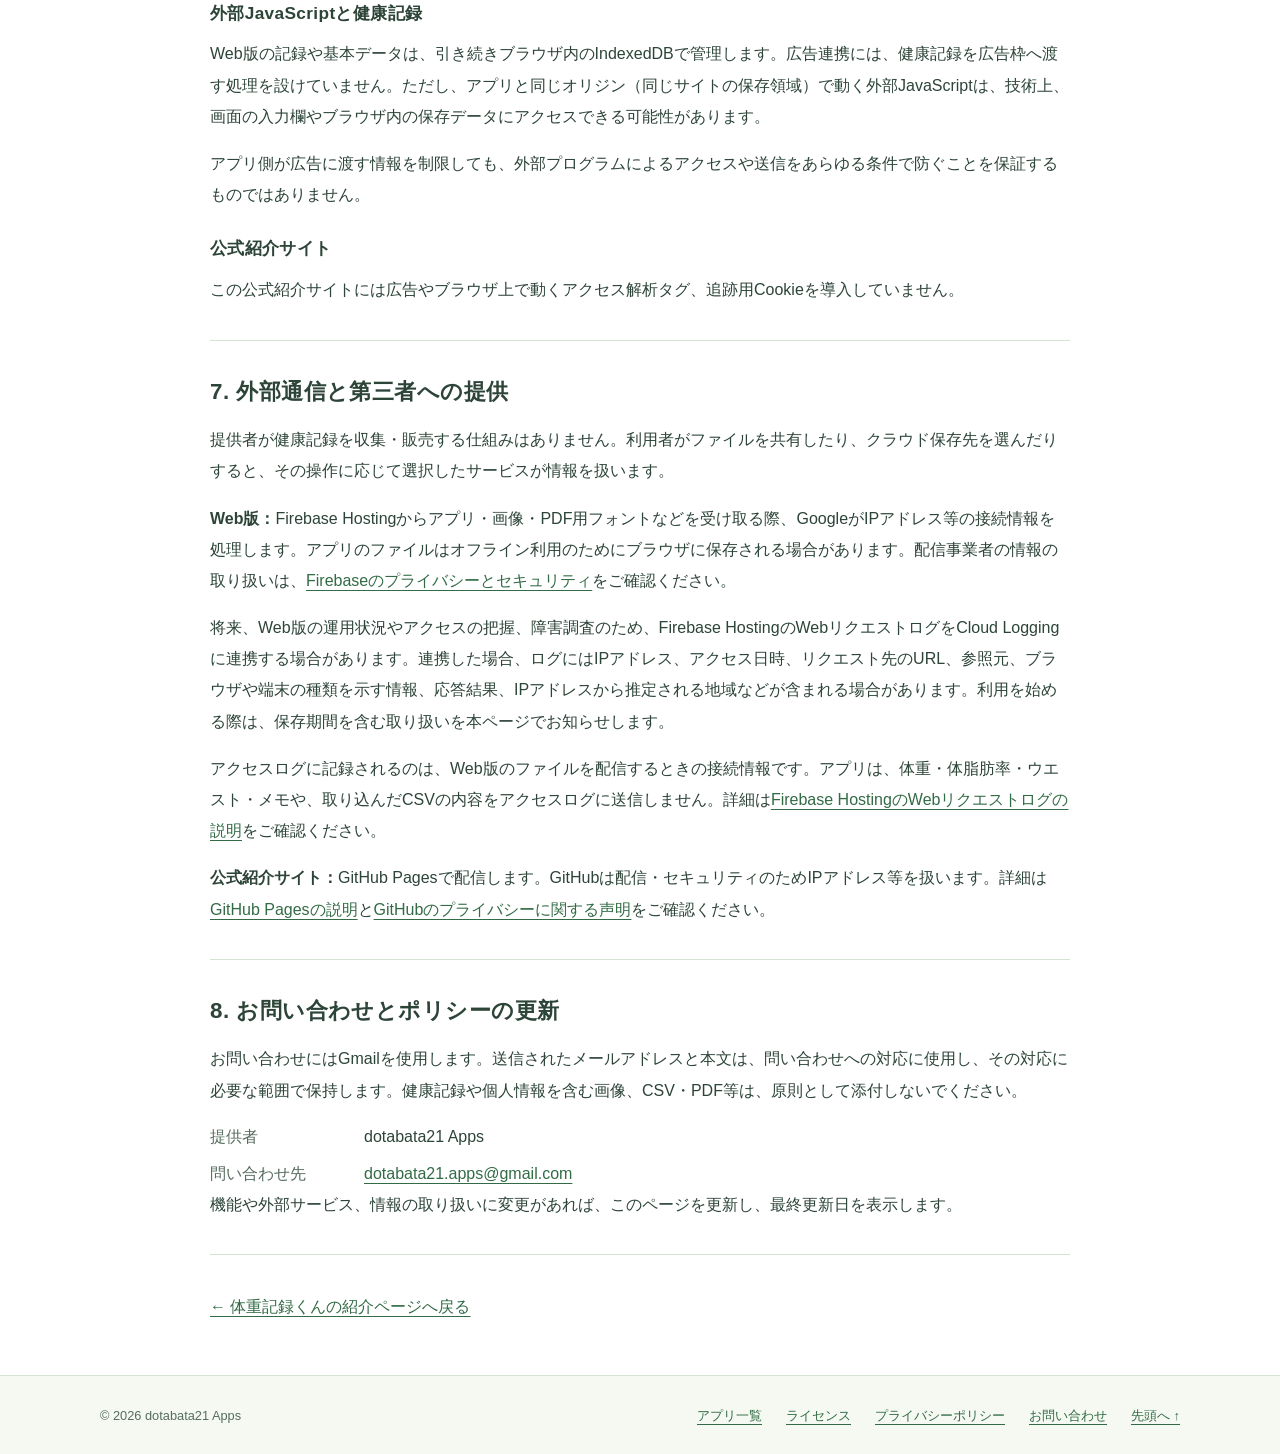
<file: weight-log/privacy.html>
<!doctype html>
<html lang="ja">
<head>
  <meta charset="utf-8">
  <meta name="viewport" content="width=device-width, initial-scale=1">
  <title>体重記録くん プライバシーポリシー | dotabata21 Apps</title>
  <meta name="description" content="体重記録くんのAndroid版・Web版と公式紹介サイトのプライバシーポリシー。健康記録の保存と削除、カメラ、CSV・PDF、広告と外部通信についてご案内します。">
  <meta name="robots" content="index,follow">
  <meta name="theme-color" content="#eef6ed">
  <link rel="canonical" href="https://dotabata21.github.io/weight-log/privacy.html">
  <meta property="og:type" content="website">
  <meta property="og:locale" content="ja_JP">
  <meta property="og:site_name" content="体重記録くん | dotabata21 Apps">
  <meta property="og:title" content="体重記録くん プライバシーポリシー">
  <meta property="og:description" content="Android版・Web版の健康記録の保存と削除、カメラ、CSV・PDF、広告と外部通信についてご案内します。">
  <meta property="og:url" content="https://dotabata21.github.io/weight-log/privacy.html">
  <meta property="og:image" content="https://dotabata21.github.io/images/weight-log/weight-log-icon.webp">
  <meta property="og:image:width" content="512">
  <meta property="og:image:height" content="512">
  <meta property="og:image:alt" content="体重記録くんの男の子くんと体重計くん">
  <meta name="twitter:card" content="summary">
  <link rel="icon" type="image/webp" href="/images/weight-log/weight-log-icon.webp">
  <link rel="stylesheet" href="/css/style.css">
  <link rel="stylesheet" href="/css/weight-log.css">
</head>
<body id="top" class="weight-page">
  <a class="skip-link" href="#main">本文へ移動</a>
  <header class="site-header">
    <div class="container header-inner">
      <a class="brand" href="/apps/" aria-label="dotabata21 Apps アプリ一覧">dotabata21 <span>Apps</span></a>
      <nav aria-label="メインナビゲーション">
        <a href="/weight-log/">アプリについて</a>
        <a href="/weight-log/#availability">提供状況</a>
        <a href="/weight-log/privacy.html" aria-current="page">プライバシー</a>
        <a href="#contact">お問い合わせ</a>
      </nav>
    </div>
  </header>
  <main id="main" class="container policy-container">
    <header class="policy-heading">
      <p class="eyebrow">PRIVACY POLICY</p>
      <h1>体重記録くん<br>プライバシーポリシー</h1>
      <p>Android版、Web版、公式紹介サイトにおける情報の取り扱いをご案内します。</p>
      <p class="policy-date">最終更新日：<time datetime="2026-11-28">2026年11月28日</time></p>
    </header>
    <nav class="policy-contents" aria-labelledby="contents-title">
      <h2 id="contents-title">このページの内容</h2>
      <ol>
        <li><a href="#scope">このポリシーの対象</a></li>
        <li><a href="#information">記録と設定の保存先</a></li>
        <li><a href="#camera">カメラと読み取り</a></li>
        <li><a href="#files">CSV・PDFとバックアップ</a></li>
        <li><a href="#deletion">記録の保持と削除</a></li>
        <li><a href="#advertising">広告と同意</a></li>
        <li><a href="#communication">外部通信と第三者への提供</a></li>
        <li><a href="#contact">お問い合わせとポリシーの更新</a></li>
      </ol>
    </nav>

    <section id="scope" class="policy-section">
      <h2>1. このポリシーの対象</h2>
      <p>dotabata21 Apps（以下「提供者」）は、体重記録くんのAndroid版・Web版と、この公式紹介サイトを提供します。現在の提供状況は<a href="/weight-log/#availability">体重記録くんの紹介ページ</a>をご確認ください。</p>
      <p>体重記録くんのAndroid版・Web版は、16歳以上の方を対象としています。</p>
      <p>体重記録くんは身体の測定値を記録し、変化を振り返るためのアプリです。診断・治療・予防を目的とする医療機器ではありません。健康上の判断については医療専門家にご相談ください。</p>
    </section>

    <section id="information" class="policy-section">
      <h2>2. 記録と設定の保存先</h2>
      <p>体重、体脂肪率、ウエスト、BMI、測定日時・時間帯・タイムゾーン、メモ、記録の作成・更新日時や取り込み元などの情報を扱います。身長・目標体重・目標ウエストなどの基本データや、表示・言語の設定も保存します。これらの情報は、記録の管理やBMIの計算、履歴・統計・グラフの表示などに使います。</p>
      <ul>
        <li><strong>Android版：</strong>記録と基本データはアプリ専用の端末内データベース（Room）に保存します。</li>
        <li><strong>Web版：</strong>記録、基本データ、設定は利用中のブラウザ内の保存領域（IndexedDB）に保存します。ブラウザやプロファイル、アクセス先のサイトが異なると、記録も別々に管理されます。</li>
      </ul>
      <p>利用者アカウントの登録は不要です。アプリは健康記録を提供者のサーバーへ送信しません。端末間の自動同期はありません。共有端末では、端末やブラウザの利用者、画面ロックにご注意ください。</p>
    </section>

    <section id="camera" class="policy-section">
      <h2>3. カメラと読み取り</h2>
      <p><strong>Android版：</strong>カメラの許可は、体重計の表示を読み取る機能（OCR）を利用するときに求めます。カメラ画像は端末内の一時メモリで処理し、アプリは画像を保存したり、外部へ送信したりしません。読み取った値は入力の候補です。確認して記録を保存したときに、入力欄の値が記録に残ります。カメラの許可を与えなくても手入力できます。</p>
      <p><strong>Web版：</strong>カメラによる読み取り機能はなく、記録は手入力または対応ファイルからの取り込みで追加します。</p>
    </section>

    <section id="files" class="policy-section">
      <h2>4. CSV・PDFとバックアップ</h2>
      <p>両版で、標準CSVのバックアップ・復元、他形式のCSV・TSVの取り込み、履歴・統計・グラフのPDF出力を利用できます。標準CSVには記録・メモ・基本データが含まれ、暗号化されていません。PDFにも出力対象の健康記録が含まれます。PDFは閲覧用で、記録の復元には標準CSVを使います。</p>
      <p><strong>Android版：</strong>利用者が保存先や共有先のアプリを選びます。共有用の一時ファイルは端末内に残り、作成後7日を超えたものは起動時や次の共有用ファイル作成時などに整理します。整理が行われるまで7日を過ぎても残る場合があります。Androidの自動クラウドバックアップから記録DBを除外しています。OSが対応する端末間移行では記録と基本データを含むデータベースが移行される場合があります。</p>
      <p><strong>Web版：</strong>CSVはブラウザからダウンロードし、PDFはダウンロードまたは対応環境で共有できます。ブラウザのストレージ保護やホーム画面への追加を利用しても、サイトデータの消去や端末故障に備えるには、別にCSVを保存してください。</p>
      <p>クラウド保存先や共有先を選んだ場合、渡したファイルの保存・同期・送信・削除には、そのアプリやサービスの仕組みと規約が適用されます。体重記録くんから共有先のコピーを削除することはできません。</p>
    </section>

    <section id="deletion" class="policy-section">
      <h2>5. 記録の保持と削除</h2>
      <p>記録は、利用者が削除するか、端末やブラウザの保存領域が消去されるまで、各保存先に残ります。両版とも履歴から記録を個別に削除できます。</p>
      <ul>
        <li><strong>Android版：</strong>「設定 → データ消去」から全記録を削除できます。全記録の削除後も基本データや表示設定は残ります。Androidの設定でアプリの保存データを消去するか、アプリをアンインストールすると、端末内のアプリ専用領域が消去されます。</li>
        <li><strong>Web版：</strong>利用中のブラウザで体重記録くんWebのサイトデータを消去すると、記録・基本データ・設定が消去されます。ホーム画面のアイコンを取り除いたあとも、ブラウザにデータが残る場合があります。</li>
      </ul>
      <p>削除した記録は元に戻せません。書き出したCSV・PDF、別端末に移した記録、共有先のコピーは、それぞれの保存先で管理してください。</p>
    </section>

    <section id="advertising" class="policy-section">
      <h2>6. 広告と同意</h2>
      <h3>Android版の広告と同意</h3>
      <p>Android版の一般公開用アプリでは、開発・運営を支えるため、Google AdMobによる画面下部のバナー広告を利用します。バナー内に動画が表示される場合があります。独立した動画広告や全画面広告はありません。</p>
      <p>広告の要求は、Googleの同意管理（UMP）が広告の要求を許可し、通信や画面の条件を満たす場合に行います。実際の表示は配信状況などによって異なり、広告を取得できなかった場合は広告枠を表示しません。広告が表示されない場合でも、同意の確認・更新や広告の取得のためにGoogleと通信することがあります。</p>
      <p>広告に関する同意が必要な場合は、Googleの同意管理（UMP）を使って確認画面を表示します。対象となる方は「設定 → アプリ情報 → プライバシー設定」から、広告に関するデータの取り扱いについて選択を見直せます。一般公開版には、広告自体をオン・オフする設定はありません。</p>
      <p>Googleの広告SDKは、広告配信・分析・不正防止のため、端末や接続に関する情報を収集・共有する場合があります。対象には、IPアドレス（おおよその地域の推定に使われる場合があります）、広告の表示やアプリ・広告の操作に関する情報、動作に関する診断情報、端末やアカウントに関する識別情報が含まれます。実際に扱われる情報は、利用環境や設定、同意の状態などによって異なります。</p>
      <p>アプリには、Androidの広告IDを利用するための権限（AD_ID）を含めていません。接続情報や、アプリセットIDなど広告ID以外の識別情報が扱われる場合があります。</p>
      <p>体重・体脂肪率・ウエストなどの身体測定値、BMI、身長、メモ、健康記録を含むCSV・PDF、OCRに使う画像や読み取り結果は、広告SDKに渡さず、広告の対象者を選ぶためにも使いません。</p>
      <p>アプリ内の「広告ステータス」は、広告機能の初期化・要求・結果などの履歴を、端末のアプリ実行中のメモリに最大100件・直近24時間分保持します。履歴はアプリの再起動で消え、ファイルへの保存やアプリ独自の外部送信は行いません。健康記録やSDKの生の識別子は履歴に含みません。この履歴と、Googleの広告SDKが扱う診断情報は別です。</p>
      <p>Googleによる広告関連情報の取り扱いは、<a href="https://developers.google.com/admob/android/next-gen/privacy/play-data-disclosure?hl=ja">Googleの広告SDKのデータ開示</a>、<a href="https://policies.google.com/privacy?hl=ja">Googleプライバシーポリシー</a>、<a href="https://policies.google.com/technologies/partner-sites?hl=ja">Googleサービスを利用するアプリやサイトからの情報の利用</a>、<a href="https://policies.google.com/technologies/ads?hl=ja">Googleによる広告での情報の利用</a>をご確認ください。Googleの広告に関する設定は<a href="https://myadcenter.google.com/">マイ アド センター</a>でご確認いただけます。</p>
      <h3 id="web-advertising">Web版の楽天アフィリエイト広告</h3>
      <p>体重記録くんWeb版では、v0.9.1から楽天グループ株式会社の楽天アフィリエイト（楽天モーションウィジェット）による広告を導入しています。広告を表示する際は「PR」などと表記し、広告を経由した購入などにより、提供者が紹介料を受け取る場合があります。</p>
      <h3>広告の表示条件と地域判定</h3>
      <p>楽天広告は、接続元IPアドレスに基づいて日本からの接続と判定され、広告の表示に必要な画面の広さがある場合にのみ読み込みます。日本国外、地域を判定できない場合、判定に失敗した場合、オフライン時や表示領域が不足する場合には、楽天広告の通信を開始しません。</p>
      <p>広告を読み込む前に、同一サイトの <code>/rakuten-ads/availability.json</code> にアクセスし、Firebase Hostingの仕組みによる地域判定結果を確認します。この地域判定の接続情報はFirebase Hosting（Google）が扱います。独立した外部IP判定サービスは使わず、楽天への広告通信は上記の条件を満たした後に開始します。</p>
      <p>地域判定はIPアドレスから接続地域を推定するものであり、利用者の居住地や国籍を判定・保証するものではありません。</p>
      <p>Web版v0.9.1には、利用者向けの任意の広告ON／OFF設定や、独自の起動時同意画面を設けていません。楽天側のおすすめ表示の設定については、以下の案内をご確認ください。</p>
      <h3 id="external-transmission">楽天への外部送信</h3>
      <p>楽天広告の読み込みを開始すると、ブラウザから楽天の広告関連サービスへ通信が発生します。主な送信先・情報・利用目的は次のとおりです。</p>
      <ul>
        <li><strong>送信先：</strong>楽天グループ株式会社（楽天アフィリエイト）。広告プログラム・設定・商品情報・画像・計測等には、xml.affiliate.rakuten.co.jp、static.affiliate.rakuten.co.jp、mtwidget04.affiliate.rakuten.co.jp、mtwidget05.affiliate.ashiato.rakuten.co.jp、thumbnail.image.rakuten.co.jp、log.affiliate.rakuten.co.jp などの配信先が使われる場合があります。</li>
        <li><strong>送信・取得される情報：</strong>IPアドレス、ブラウザ・端末情報、閲覧ページや広告用ページのURL・参照元、広告の表示・操作情報、Cookie等の識別情報、掲載者ID、広告枠の設定など。実際の情報は、楽天の配信内容、ブラウザやCookie等の設定、リンクの操作によって異なります。</li>
        <li><strong>提供者の利用目的：</strong>広告の表示と、成果に応じた紹介料によるアプリの開発・運営。</li>
        <li><strong>楽天の利用目的：</strong>広告・商品の配信、おすすめ表示や個別最適化、表示・クリック等の計測、成果の判定など。</li>
      </ul>
      <p>楽天はCookie等や楽天サービスの閲覧・購入履歴、閲覧されたサイトの内容などを使って、おすすめ商品を表示する場合があります。提供者は、体重・体脂肪率・ウエスト・BMI・身長・目標値・日時・メモや、CSV・PDF等の健康記録を、広告設定や広告リクエストに渡さず、商品の選定や広告向けの利用者分類に使わない設計です。</p>
      <p>楽天による情報の取り扱いは、<a href="https://privacy.rakuten.co.jp/">楽天のプライバシーポリシー</a>、<a href="https://xml.affiliate.rakuten.co.jp/personalize/">楽天モーションウィジェットのおすすめ表示について</a>、<a href="https://grp12.ias.rakuten.co.jp/optout/">Cookie等の利用ポリシーと広告の最適化・設定</a>をご確認ください。楽天側でおすすめ表示を無効にしても、広告枠自体を非表示にする設定ではありません。Cookie等の保存・利用や設定の反映は、楽天の配信とブラウザの設定によって異なります。</p>
      <h3 id="web-ad-data">外部JavaScriptと健康記録</h3>
      <p>Web版の記録や基本データは、引き続きブラウザ内のIndexedDBで管理します。広告連携には、健康記録を広告枠へ渡す処理を設けていません。ただし、アプリと同じオリジン（同じサイトの保存領域）で動く外部JavaScriptは、技術上、画面の入力欄やブラウザ内の保存データにアクセスできる可能性があります。</p>
      <p>アプリ側が広告に渡す情報を制限しても、外部プログラムによるアクセスや送信をあらゆる条件で防ぐことを保証するものではありません。</p>
      <h3>公式紹介サイト</h3>
      <p>この公式紹介サイトには広告やブラウザ上で動くアクセス解析タグ、追跡用Cookieを導入していません。</p>
    </section>

    <section id="communication" class="policy-section">
      <h2>7. 外部通信と第三者への提供</h2>
      <p>提供者が健康記録を収集・販売する仕組みはありません。利用者がファイルを共有したり、クラウド保存先を選んだりすると、その操作に応じて選択したサービスが情報を扱います。</p>
      <p><strong>Web版：</strong>Firebase Hostingからアプリ・画像・PDF用フォントなどを受け取る際、GoogleがIPアドレス等の接続情報を処理します。アプリのファイルはオフライン利用のためにブラウザに保存される場合があります。配信事業者の情報の取り扱いは、<a href="https://firebase.google.com/support/privacy">Firebaseのプライバシーとセキュリティ</a>をご確認ください。</p>
      <p>将来、Web版の運用状況やアクセスの把握、障害調査のため、Firebase HostingのWebリクエストログをCloud Loggingに連携する場合があります。連携した場合、ログにはIPアドレス、アクセス日時、リクエスト先のURL、参照元、ブラウザや端末の種類を示す情報、応答結果、IPアドレスから推定される地域などが含まれる場合があります。利用を始める際は、保存期間を含む取り扱いを本ページでお知らせします。</p>
      <p>アクセスログに記録されるのは、Web版のファイルを配信するときの接続情報です。アプリは、体重・体脂肪率・ウエスト・メモや、取り込んだCSVの内容をアクセスログに送信しません。詳細は<a href="https://firebase.google.com/docs/hosting/web-request-logs-and-metrics?hl=ja">Firebase HostingのWebリクエストログの説明</a>をご確認ください。</p>
      <p><strong>公式紹介サイト：</strong>GitHub Pagesで配信します。GitHubは配信・セキュリティのためIPアドレス等を扱います。詳細は<a href="https://docs.github.com/ja/pages/getting-started-with-github-pages/what-is-github-pages#data-collection">GitHub Pagesの説明</a>と<a href="https://docs.github.com/ja/site-policy/privacy-policies/github-general-privacy-statement">GitHubのプライバシーに関する声明</a>をご確認ください。</p>
    </section>

    <section id="contact" class="policy-section policy-contact">
      <h2>8. お問い合わせとポリシーの更新</h2>
      <p>お問い合わせにはGmailを使用します。送信されたメールアドレスと本文は、問い合わせへの対応に使用し、その対応に必要な範囲で保持します。健康記録や個人情報を含む画像、CSV・PDF等は、原則として添付しないでください。</p>
      <dl>
        <dt>提供者</dt><dd>dotabata21 Apps</dd>
        <dt>問い合わせ先</dt><dd><a href="mailto:dotabata21.apps@gmail.com">dotabata21.apps@gmail.com</a></dd>
      </dl>
      <p>機能や外部サービス、情報の取り扱いに変更があれば、このページを更新し、最終更新日を表示します。</p>
    </section>

    <a class="back-link" href="/weight-log/">← 体重記録くんの紹介ページへ戻る</a>
  </main>
  <footer class="site-footer">
    <div class="container footer-inner">
      <small>© 2026 dotabata21 Apps</small>
      <a href="/apps/">アプリ一覧</a>
      <a href="/weight-log/#privacy">ライセンス</a>
      <a href="/weight-log/privacy.html" aria-current="page">プライバシーポリシー</a>
      <a href="#contact">お問い合わせ</a>
      <a href="#top">先頭へ ↑</a>
    </div>
  </footer>
</body>
</html>
</file>
<file: css/style.css>
:root {
  color-scheme: light;
  --ink: #233a50;
  --muted: #546b7f;
  --blue: #1b5c91;
  --pale: #edf5fc;
  --line: #d8e5ef;
  --width: 1080px;
}
* { box-sizing: border-box; }
html { scroll-padding-top: 24px; }
body {
  margin: 0;
  color: var(--ink);
  background: #fff;
  font-family: -apple-system, BlinkMacSystemFont, "Segoe UI", "Hiragino Kaku Gothic ProN", "Yu Gothic", Meiryo, sans-serif;
  font-size: 16px;
  line-height: 1.85;
  overflow-wrap: anywhere;
}
img { display: block; max-width: 100%; height: auto; }
a { color: var(--blue); text-underline-offset: 4px; }
a:hover { text-decoration-thickness: 2px; }
a:focus-visible { outline: 3px solid #2879b5; outline-offset: 5px; border-radius: 3px; }
h1, h2, h3 { margin: 0; line-height: 1.5; font-weight: 700; letter-spacing: .02em; }
h1 { font-size: clamp(2rem, 5vw, 2.9rem); }
h2 { font-size: clamp(1.5rem, 3vw, 1.9rem); }
h3 { font-size: 1.2rem; }
p { margin: 0 0 1em; }
p:last-child { margin-bottom: 0; }
.container { width: min(var(--width), calc(100% - 48px)); margin-inline: auto; }
.skip-link { position: absolute; z-index: 10; top: -100px; left: 16px; background: white; padding: 10px 16px; }
.skip-link:focus { top: 12px; }
.site-header { border-bottom: 1px solid var(--line); }
.header-inner { min-height: 88px; display: flex; align-items: center; justify-content: space-between; gap: 24px; }
.brand { color: var(--ink); font-size: 1.3rem; font-weight: 700; text-decoration: none; white-space: nowrap; letter-spacing: .015em; }
.brand span { color: var(--blue); font-weight: 500; }
.site-header nav { display: flex; flex-wrap: wrap; gap: 8px 24px; align-items: center; font-size: .88rem; }
.site-header nav a { display: inline-flex; align-items: center; min-height: 44px; text-decoration: none; }
.site-header nav a:hover, .site-header nav a[aria-current="page"] { text-decoration: underline; }
.eyebrow { color: var(--blue); font-size: .72rem; font-weight: 700; letter-spacing: .17em; margin-bottom: 8px; }
.hero { text-align: center; padding-top: 48px; }
.app-name-en { color: var(--muted); font-size: .98rem; letter-spacing: .08em; margin-top: 2px; margin-bottom: 28px; }
.hero-image { width: 100%; border-radius: 18px; }
.hero-description { font-size: clamp(1.02rem, 2.2vw, 1.2rem); margin: 30px auto 0; max-width: 700px; line-height: 1.95; }
.about-section { display: grid; grid-template-columns: 240px 1fr; gap: 54px; align-items: center; max-width: 930px; margin: 76px auto 0; scroll-margin-top: 24px; }
.app-image-wrap { padding: 5px; }
.app-image { width: 100%; border-radius: 22px; }
.about-section h2 { margin-bottom: 18px; }
.about-section p:not(.eyebrow) { color: var(--muted); }
.features-section { margin-top: 72px; }
.section-heading { margin-bottom: 28px; }
.feature-grid { display: grid; grid-template-columns: repeat(2, minmax(0, 1fr)); gap: 26px 44px; }
.feature { border-top: 1px solid var(--line); padding: 20px 0 10px; }
.feature-number { display: block; color: #6687a1; font-size: .8rem; letter-spacing: .09em; margin-bottom: 5px; }
.feature h3 { margin-bottom: 10px; }
.feature p { color: var(--muted); }
.privacy-panel { margin-top: 62px; padding: 30px 32px; background: var(--pale); border-radius: 16px; display: flex; gap: 24px; align-items: center; justify-content: space-between; }
.privacy-panel h2 { font-size: 1.4rem; margin-bottom: 10px; }
.privacy-panel p:not(.eyebrow) { color: var(--muted); }
.button-link { display: inline-flex; align-items: center; justify-content: center; gap: 8px; min-height: 48px; padding: 10px 20px; background: white; border: 1px solid #9bbbd3; border-radius: 8px; text-decoration: none; font-size: .9rem; font-weight: 600; flex-shrink: 0; }
.button-link:hover { background: #f8fbfe; }
.contact-section { margin-block: 64px 68px; }
.contact-section h2 { margin-bottom: 12px; }
.contact-section p { color: var(--muted); }
.email-link { display: inline-block; padding-block: 8px; font-size: 1.08rem; font-weight: 600; }
.developer-note { font-size: .88rem; margin-top: 20px; }
.site-footer { border-top: 1px solid var(--line); background: #f7fafd; }
.footer-inner { min-height: 80px; display: flex; flex-wrap: wrap; align-items: center; gap: 8px 24px; font-size: .8rem; padding-block: 18px; }
.footer-inner small { color: var(--muted); font-size: inherit; margin-right: auto; }
.footer-inner a { display: inline-flex; align-items: center; min-height: 40px; }
.policy-container { max-width: 860px; }
.policy-heading { padding-block: 48px 26px; }
.policy-heading h1 { font-size: clamp(1.65rem, 4vw, 2.3rem); margin-bottom: 22px; }
.policy-heading > p:not(.eyebrow) { color: var(--muted); }
.policy-date { font-size: .88rem; margin-top: 18px; }
.policy-contents { padding: 24px 28px; border: 1px solid var(--line); border-radius: 12px; background: #f7fafd; }
.policy-contents h2 { font-size: 1.1rem; margin-bottom: 12px; }
.policy-contents ol { margin: 0; padding-left: 1.5em; columns: 2; column-gap: 42px; font-size: .9rem; }
.policy-contents li { break-inside: avoid; padding-block: 5px; }
.policy-section { padding-block: 34px; border-bottom: 1px solid var(--line); scroll-margin-top: 24px; }
.policy-section h2 { font-size: clamp(1.2rem, 2.5vw, 1.4rem); margin-bottom: 16px; }
.policy-section p { line-height: 1.95; }
.policy-section ul { padding-left: 1.5em; margin-block: 12px 20px; }
.policy-section li { padding-bottom: 4px; }
.policy-note { padding: 14px 18px; background: var(--pale); border-left: 3px solid #94b9d4; border-radius: 0 6px 6px 0; font-size: .94rem; }
.policy-contact dl { display: grid; grid-template-columns: 130px 1fr; gap: 8px 24px; margin: 0; }
.policy-contact dt { color: var(--muted); }
.policy-contact dd { margin: 0; }
.back-link { display: inline-flex; align-items: center; min-height: 48px; margin-block: 28px 44px; }
@media (max-width: 900px) {
  .header-inner { flex-wrap: wrap; gap: 0; padding-block: 16px 10px; }
  .site-header nav { width: 100%; gap: 4px 22px; }
  .about-section { grid-template-columns: 190px 1fr; gap: 32px; }
  .privacy-panel { align-items: flex-start; flex-direction: column; }
}
@media (max-width: 620px) {
  .container { width: calc(100% - 36px); }
  .header-inner { padding-block: 14px 8px; }
  .brand { font-size: 1.16rem; }
  .site-header nav { gap: 0 15px; font-size: .76rem; }
  .hero { padding-top: 30px; }
  .app-name-en { margin-bottom: 20px; font-size: .88rem; }
  .hero-image { border-radius: 10px; }
  .hero-description { margin-top: 22px; text-align: left; }
  .desktop-break { display: none; }
  .about-section { grid-template-columns: 1fr; gap: 22px; margin-top: 44px; }
  .app-image-wrap { width: 172px; padding: 0; }
  .about-section h2 { margin-bottom: 14px; }
  .features-section { margin-top: 44px; }
  .section-heading { margin-bottom: 16px; }
  .feature-grid { grid-template-columns: 1fr; gap: 12px; }
  .feature { padding-top: 16px; }
  .privacy-panel { margin-top: 36px; padding: 23px 20px; gap: 18px; border-radius: 12px; }
  .button-link { width: 100%; padding-inline: 12px; }
  .contact-section { margin-block: 38px 44px; }
  .email-link { font-size: .97rem; }
  .footer-inner { gap: 0 18px; }
  .footer-inner small { width: 100%; }
  .policy-heading { padding-block: 30px 20px; }
  .policy-contents { padding: 20px; }
  .policy-contents ol { columns: 1; }
  .policy-section { padding-block: 28px; }
  .policy-contact dl { grid-template-columns: 1fr; gap: 2px; }
  .policy-contact dd { margin-bottom: 10px; }
}
@media print {
  .site-header, .site-footer, .skip-link, .back-link { display: none; }
  .container { width: 100%; }
  .policy-heading { padding-top: 0; }
  .policy-section { break-inside: avoid; }
  a { color: inherit; }
}

/* Official guide expansion: keep the existing palette, artwork and typography. */
button { font: inherit; }
button:focus-visible, summary:focus-visible { outline: 3px solid #2879b5; outline-offset: 4px; }
.site-header nav { gap: 4px 18px; }
.hero-links { display: flex; justify-content: center; gap: 8px 30px; flex-wrap: wrap; margin-top: 14px; }
.hero-links a { min-height: 44px; display: inline-flex; align-items: center; font-size: .93rem; }
.medical-note { border-left: 3px solid #94b9d4; padding-left: 16px; font-size: .94rem; }
.versions-section, .web-section, .camera-section { margin-top: 64px; scroll-margin-top: 24px; }
.section-heading > p:not(.eyebrow) { margin-top: 12px; color: var(--muted); max-width: 760px; }
.version-grid, .info-grid { display: grid; grid-template-columns: repeat(2,minmax(0,1fr)); gap: 24px; }
.version-card { border: 1px solid var(--line); border-radius: 14px; padding: 28px; background: #f7fafd; display: flex; flex-direction: column; }
.version-heading { display: flex; align-items: center; flex-wrap: wrap; gap: 6px 12px; margin-bottom: 16px; }
.release-status { border: 1px solid #ccdce8; background: #fff; padding: 1px 9px; border-radius: 5px; font-size: .76rem; color: var(--muted); }
.release-status.is-live { color: var(--blue); }
.version-card > p:not(.small-note) { color: var(--muted); flex-grow: 1; }
.version-card .button-link { width: 100%; }
.button-link:disabled { color: #546b7f; background: #eef2f6; border-color: #c9d7e2; cursor: default; opacity: 1; }
.small-note { font-size: .9rem; color: var(--muted); margin-top: 12px; }
.info-grid { margin-block: 24px; }
.info-card { background: #f7fafd; border-top: 2px solid #c7deef; padding: 20px 22px; }
.info-card h3 { font-size: 1.06rem; margin-bottom: 12px; }
.info-card p { color: var(--muted); }
.web-section > p, .camera-section > p { max-width: 920px; }
.data-section { margin-top: 56px; padding: 32px; background: var(--pale); border-radius: 16px; scroll-margin-top: 24px; }
.data-section h2 { margin-bottom: 18px; }
.data-section .button-link { margin-top: 8px; }
.plain-list { padding-left: 1.3em; margin-bottom: 22px; }
.plain-list li { padding-bottom: 8px; }
.policy-section h3 { font-size: 1.08rem; margin-block: 26px 12px; }
.steps { padding-left: 1.4em; margin-block: 16px 24px; }
.steps li { padding-block: 5px; padding-left: 4px; }
.faq-list { margin-bottom: 30px; }
.faq-item { border-top: 1px solid var(--line); scroll-margin-top: 24px; }
.faq-item:last-child { border-bottom: 1px solid var(--line); }
.faq-item summary { min-height: 60px; padding: 18px 10px 18px 6px; font-weight: 600; cursor: pointer; line-height: 1.6; }
.faq-item summary::marker, .license-item summary::marker { color: var(--blue); }
.faq-answer { padding: 0 16px 22px 26px; color: var(--muted); }
.license-item { border: 1px solid var(--line); border-radius: 8px; margin-top: 12px; }
.license-item summary { padding: 14px 16px; cursor: pointer; min-height: 48px; }
.license-item summary span { font-weight: 600; }
.license-item summary small { display: block; margin-left: 16px; color: var(--muted); }
.license-item pre { white-space: pre-wrap; overflow-wrap: anywhere; font-size: .82rem; line-height: 1.65; margin: 0; padding: 18px; border-top: 1px solid var(--line); font-family: ui-monospace, Consolas, monospace; }
[hidden] { display: none !important; }
@media (max-width: 900px) { .site-header nav { gap: 0 20px; } }
@media (max-width: 620px) {
  .brand { white-space: normal; max-width: 100%; }
  .site-header nav { font-size: .83rem; gap: 0 18px; }
  .hero-links { justify-content: flex-start; gap: 0 20px; }
  .versions-section, .web-section, .camera-section { margin-top: 42px; }
  .version-grid, .info-grid { grid-template-columns: 1fr; gap: 18px; }
  .version-card { padding: 22px 20px; }
  .data-section { margin-top: 36px; padding: 23px 20px; }
  .info-card { padding: 18px 20px; }
  .faq-answer { padding: 0 8px 20px 20px; }
  .policy-contents a { display: inline-block; min-height: 36px; }
  .license-item summary { padding-inline: 12px; }
}
@media (prefers-reduced-motion: reduce) { html { scroll-behavior: auto; } }
@media print { .versions-section button, .hero-links { display: none; } .faq-item, .license-item { break-inside: avoid; } }

/* Android screen previews: scoped to the home-page screenshot section. */
.screenshots-section { margin-top: 64px; scroll-margin-top: 24px; }
.screenshot-grid { display: grid; grid-template-columns: repeat(4, minmax(0, 1fr)); gap: 24px; margin-inline: auto; }
.screenshot-card { margin: 0; padding: 16px; border: 1px solid var(--line); border-radius: 14px; background: #f7fafd; }
.screenshot-link { display: block; width: 190px; max-width: 100%; margin-inline: auto; cursor: zoom-in; }
.screenshot-card img { width: 100%; height: auto; margin-inline: auto; border: 1px solid var(--line); border-radius: 10px; box-shadow: 0 4px 14px rgba(35, 58, 80, .06); }
.screenshot-card figcaption { margin-top: 14px; text-align: center; font-size: 1.06rem; font-weight: 600; }
@media (max-width: 1000px) {
  .screenshot-grid { grid-template-columns: repeat(2, minmax(0, 1fr)); max-width: 560px; }
}
@media (max-width: 760px) {
  .screenshot-grid { grid-template-columns: 1fr; }
  .screenshot-link { width: 50%; max-width: 190px; }
}
@media (max-width: 620px) {
  .screenshots-section { margin-top: 42px; }
  .screenshot-grid { gap: 18px; }
  .screenshot-card { padding: 12px; }
}

.screenshot-dialog { width: fit-content; max-width: calc(100% - 32px); max-height: calc(100% - 32px); padding: 20px; color: var(--ink); border: 1px solid var(--line); border-radius: 14px; background: #fff; }
.screenshot-dialog::backdrop { background: rgba(35, 58, 80, .55); }
.screenshot-dialog-heading { display: flex; align-items: center; justify-content: space-between; gap: 20px; margin-bottom: 16px; }
.screenshot-dialog-heading h3 { font-size: 1.1rem; }
.screenshot-dialog-heading form { margin: 0; }
.screenshot-close { min-height: 44px; padding: 8px 12px; color: var(--blue); border: 1px solid var(--line); border-radius: 8px; background: #fff; cursor: pointer; }
.screenshot-dialog img { width: auto; height: auto; max-width: min(380px, 100%); max-height: calc(100dvh - 150px); margin-inline: auto; border: 1px solid var(--line); border-radius: 10px; }
</file>
<file: css/home.css>
/* Only the application-directory link on the existing home page. */
.apps-directory-link {
  display: inline-flex;
  align-items: center;
  gap: 12px;
  max-width: 100%;
  min-height: 52px;
  padding: 12px 18px;
  border: 1px solid #a8c7df;
  border-radius: 10px;
  color: #1b5c91;
  background: #edf5fc;
  font-size: .94rem;
  font-weight: 600;
  line-height: 1.7;
  text-align: left;
  text-decoration: none;
}
.apps-directory-link:hover { background: #e3eff9; border-color: #83aecf; }
.apps-directory-link > span:first-of-type { min-width: 0; }
.apps-directory-icon, .apps-directory-arrow { flex-shrink: 0; }
.apps-directory-arrow { margin-left: 4px; font-size: 1.1em; }
@media (max-width: 620px) {
  .apps-directory-link { width: 100%; gap: 10px; padding: 12px 14px; }
  .apps-directory-link > span:first-of-type { flex-grow: 1; }
}
</file>
<file: css/apps.css>
/* Additions are limited to the new application directory page. */
.apps-page .apps-intro { padding: 48px 0 36px; }
.apps-page .apps-intro h1 { margin-bottom: 16px; }
.apps-page .apps-lead { color: var(--ink); font-size: 1.25rem; margin-bottom: 12px; }
.apps-page .apps-intro > p:last-child { color: var(--muted); }
.apps-page .app-grid { display: grid; grid-template-columns: repeat(2, minmax(0, 1fr)); gap: 28px; }
.apps-page .app-card { min-width: 0; padding: 32px; border: 1px solid var(--line); border-top: 4px solid #a9cce6; border-radius: 16px; background: #f7fafd; display: flex; flex-direction: column; }
.apps-page .app-card-weight { border-top-color: #b5d4b5; }
.apps-page .app-card-heading { display: grid; grid-template-columns: 112px minmax(0, 1fr); gap: 22px; align-items: center; margin-bottom: 24px; }
.apps-page .app-icon-link { display: block; border-radius: 22px; }
.apps-page .app-icon-link img { border-radius: 22px; width: 112px; }
.apps-page .app-card-heading .eyebrow { font-size: .64rem; letter-spacing: .1em; }
.apps-page .app-card h2 { font-size: 1.5rem; }
.apps-page .app-card h2 a { color: var(--ink); text-decoration: none; }
.apps-page .app-card h2 a:hover { text-decoration: underline; }
.apps-page .app-description { color: var(--muted); flex-grow: 1; margin-bottom: 24px; }
.apps-page .app-availability { margin: 0 0 28px; padding-block: 12px; border-block: 1px solid var(--line); }
.apps-page .app-availability > div { display: flex; align-items: center; justify-content: space-between; flex-wrap: wrap; gap: 6px 12px; padding-block: 7px; }
.apps-page .app-availability dt { font-size: .92rem; }
.apps-page .app-availability dd { margin: 0; }
.apps-page .availability-badge { display: inline-block; padding: 2px 12px; border: 1px solid #d3dee7; border-radius: 6px; background: #fff; color: var(--muted); font-size: .8rem; }
.apps-page .availability-badge.is-available { color: #1b5c91; border-color: #b8d5e9; background: #edf5fc; }
.apps-page .app-details { width: 100%; justify-content: space-between; }
.apps-page .availability-note { margin: 22px 0 0; color: var(--muted); font-size: .85rem; }
.apps-page .apps-contact { margin-block: 56px; padding-top: 28px; border-top: 1px solid var(--line); display: flex; align-items: center; justify-content: space-between; flex-wrap: wrap; gap: 20px; }
.apps-page .apps-contact h2 { font-size: 1.4rem; margin-bottom: 8px; }
.apps-page .apps-contact p:not(.eyebrow) { color: var(--muted); font-size: .93rem; }
@media (max-width: 760px) {
  .apps-page .app-grid { grid-template-columns: 1fr; gap: 22px; }
  .apps-page .apps-intro { padding-block: 32px 28px; }
  .apps-page .app-card { padding: 24px; }
  .apps-page .apps-contact { margin-block: 40px; }
}
@media (max-width: 380px) {
  .apps-page .app-card { padding: 20px; }
  .apps-page .app-card-heading { grid-template-columns: 80px minmax(0, 1fr); gap: 14px; }
  .apps-page .app-icon-link img { width: 80px; border-radius: 16px; }
  .apps-page .app-card h2 { font-size: 1.25rem; }
  .apps-page .app-card-heading .eyebrow { font-size: .58rem; }
}
</file>
<file: css/weight-log.css>
/* The existing blue theme is untouched; all overrides belong to this page. */
.weight-page { --ink: #2d4438; --muted: #566c5f; --blue: #326b45; --pale: #eef6ed; --line: #d5e4d5; }
.weight-page a:focus-visible, .weight-page button:focus-visible { outline-color: #39784c; }
.weight-page .weight-page-top { display: flex; align-items: center; justify-content: space-between; gap: 12px 24px; flex-wrap: wrap; margin-block: 24px; font-size: .84rem; }
.weight-page .weight-page-top > a { display: inline-flex; align-items: center; min-height: 44px; }
.weight-page .weight-hero { display: grid; grid-template-columns: .9fr 1.1fr; gap: 40px; align-items: center; padding: 32px; background: #f5f9f2; border: 1px solid var(--line); border-radius: 18px; }
.weight-page .weight-hero h1 { font-size: clamp(2rem, 4vw, 2.6rem); margin-bottom: 18px; }
.weight-page .weight-tagline { font-size: clamp(1.2rem, 2.5vw, 1.65rem); font-weight: 600; line-height: 1.8; margin-bottom: 18px; }
.weight-page .weight-introduction { color: var(--muted); font-size: .95rem; }
.weight-page .weight-status { display: inline-block; padding: 3px 12px; color: #326b45; border: 1px solid #bfd7bf; border-radius: 5px; background: #fff; font-size: .82rem; }
.weight-page .weight-text-link { display: flex; align-items: center; min-height: 44px; margin-top: 8px; font-size: .9rem; }
.weight-page .weight-hero-art { margin: 0; min-width: 0; }
.weight-page .weight-hero-art img { width: 100%; border-radius: 12px; }
.weight-page .weight-hero-art figcaption { font-size: .74rem; color: var(--muted); text-align: center; margin-top: 10px; line-height: 1.7; }
.weight-page .weight-about { display: grid; grid-template-columns: 156px minmax(0, 1fr); align-items: center; gap: 36px; max-width: 880px; margin: 64px auto 0; }
.weight-page .weight-about > img { width: 156px; border-radius: 26px; }
.weight-page .weight-about h2 { margin-bottom: 18px; }
.weight-page .weight-about p:not(.eyebrow) { color: var(--muted); }
.weight-page .weight-section { margin-top: 64px; scroll-margin-top: 24px; }
.weight-page .weight-feature-grid, .weight-page .weight-screen-grid { display: grid; grid-template-columns: repeat(3, minmax(0, 1fr)); gap: 24px; }
.weight-page .weight-feature { border-top: 2px solid #bfd7bf; padding-top: 20px; }
.weight-page .feature-number { color: #5d7b60; }
.weight-page .weight-feature h3 { margin-bottom: 10px; }
.weight-page .confirmation-label { display: inline-block; padding: 2px 10px; border: 1px solid var(--line); background: #f5f9f2; border-radius: 5px; color: var(--muted); font-size: .77rem; }
.weight-page .weight-feature p { color: var(--muted); margin-top: 12px; font-size: .93rem; }
.weight-page .weight-screen-card { min-width: 0; margin: 0; padding: 24px; border: 1px solid var(--line); border-radius: 14px; background: #f8faf6; text-align: center; }
.weight-page .screen-placeholder { width: 138px; aspect-ratio: 9 / 16; max-width: 100%; margin-inline: auto; display: grid; place-items: center; border: 1px dashed #9fb89e; border-radius: 16px; background: #eef3e9; color: #566c5f; font-size: .88rem; line-height: 1.9; }
.weight-page .weight-screen-card figcaption { font-size: .9rem; margin-top: 18px; }
.weight-page .version-card { background: #f8faf6; }
.weight-page .release-status { border-color: var(--line); }
.weight-page .button-link { border-color: #a9c5a9; }
.weight-page .button-link:hover { background: #f5f9f2; }
.weight-page .button-link:disabled { color: #566c5f; background: #eef2eb; border-color: #c9d8c7; }
.weight-page .weight-data-panel { margin-top: 56px; padding: 32px; background: var(--pale); border: 1px solid var(--line); border-radius: 16px; }
.weight-page .weight-data-panel h2, .weight-page .weight-privacy h2 { margin-bottom: 18px; }
.weight-page .weight-data-panel > p:not(.eyebrow), .weight-page .weight-privacy > p:not(.eyebrow) { color: var(--muted); max-width: 860px; }
.weight-page .weight-privacy { padding-bottom: 34px; border-bottom: 1px solid var(--line); }
.weight-page .weight-privacy h3 { margin-block: 28px 12px; font-size: 1.1rem; }
.weight-page .site-footer { background: #f5f9f2; }
.weight-page .policy-contents { background: var(--pale); }
@media (max-width: 900px) {
  .weight-page .weight-hero { gap: 24px; padding: 26px; }
}
@media (max-width: 760px) {
  .weight-page .weight-hero { grid-template-columns: 1fr; padding: 24px; }
  .weight-page .weight-hero-art { max-width: 520px; width: 100%; margin-inline: auto; }
  .weight-page .weight-feature-grid { grid-template-columns: 1fr; gap: 26px; }
  .weight-page .weight-screen-grid { grid-template-columns: 1fr; gap: 18px; }
  .weight-page .weight-screen-card { padding: 22px; }
  .weight-page .screen-placeholder { width: 120px; }
}
@media (max-width: 620px) {
  .weight-page .weight-page-top { margin-block: 14px 22px; gap: 4px; }
  .weight-page .weight-hero { padding: 22px 20px; border-radius: 12px; }
  .weight-page .weight-hero h1 { font-size: 2rem; }
  .weight-page .weight-about { grid-template-columns: 1fr; gap: 22px; margin-top: 42px; }
  .weight-page .weight-about > img { width: 120px; }
  .weight-page .weight-section { margin-top: 42px; }
  .weight-page .weight-data-panel { margin-top: 36px; padding: 23px 20px; }
}

/* Android screenshots: preserve the complete image and its original ratio. */
.weight-page .weight-screen-grid { grid-template-columns: repeat(5, minmax(0, 1fr)); gap: 18px; }
.weight-page .weight-screen-card { padding: 12px; }
.weight-page .weight-screen-link { display: block; max-width: 190px; margin-inline: auto; border-radius: 9px; cursor: zoom-in; }
.weight-page .weight-screen-link img { width: 100%; height: auto; border: 1px solid var(--line); border-radius: 9px; }
.weight-page .weight-screen-card figcaption { margin-top: 14px; font-weight: 600; }
.weight-page .weight-screen-dialog { width: fit-content; max-width: calc(100% - 24px); max-height: calc(100dvh - 24px); padding: 16px; border: 1px solid var(--line); border-radius: 14px; color: var(--ink); background: #fff; }
.weight-page .weight-screen-dialog::backdrop { background: rgba(35, 58, 45, .58); }
.weight-page .weight-screen-dialog-heading { display: flex; align-items: center; justify-content: space-between; gap: 16px; margin-bottom: 14px; }
.weight-page .weight-screen-dialog-heading h3 { font-size: 1rem; }
.weight-page .weight-screen-dialog-heading form { margin: 0; }
.weight-page .weight-screen-close { min-height: 44px; padding: 8px 12px; border: 1px solid #a9c5a9; border-radius: 8px; color: var(--blue); background: #f5f9f2; cursor: pointer; }
.weight-page .weight-screen-dialog img { width: auto; height: auto; max-width: 100%; max-height: calc(100dvh - 150px); margin-inline: auto; object-fit: contain; border: 1px solid var(--line); border-radius: 9px; }
@media (max-width: 1000px) { .weight-page .weight-screen-grid { grid-template-columns: repeat(3, minmax(0, 1fr)); } }
@media (max-width: 760px) { .weight-page .weight-screen-grid { grid-template-columns: repeat(2, minmax(0, 1fr)); } }
@media (max-width: 620px) { .weight-page .weight-screen-grid { grid-template-columns: 1fr; } .weight-page .weight-screen-link { width: 180px; max-width: 100%; } }
</file>
